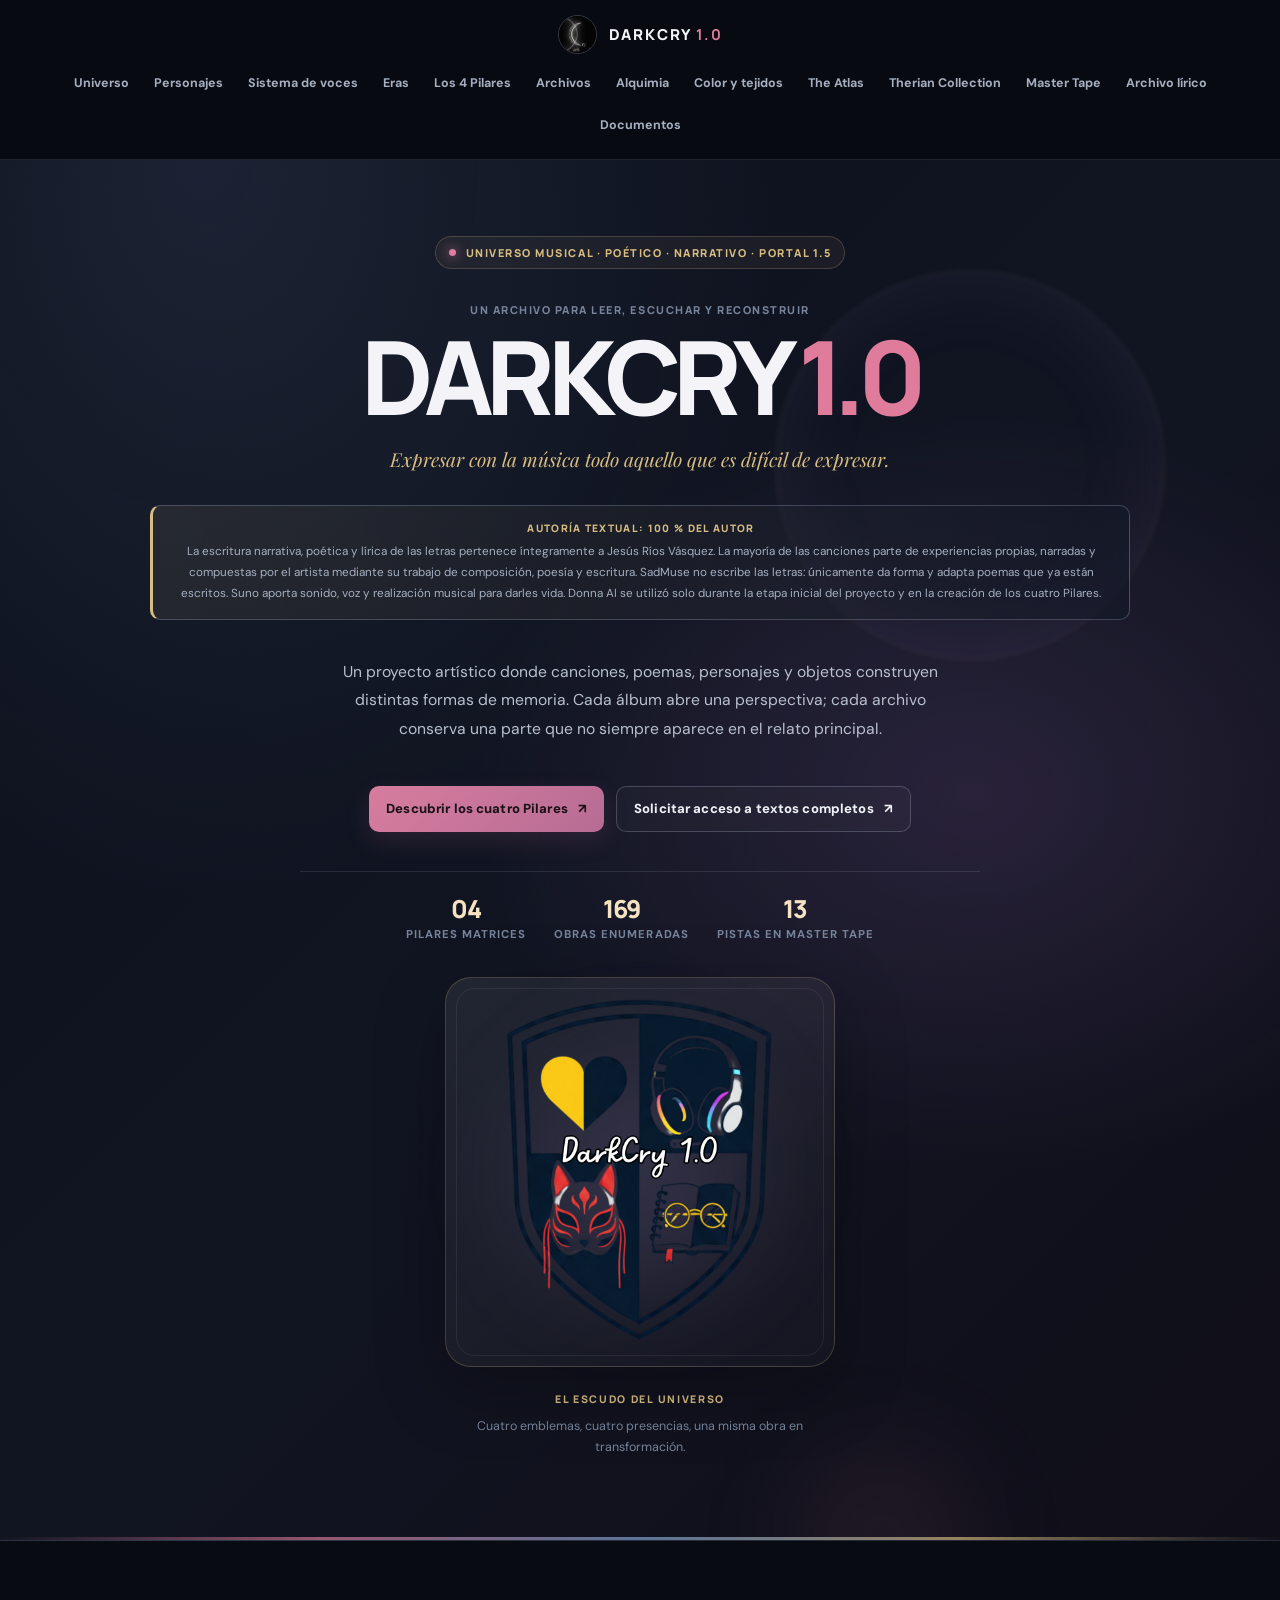
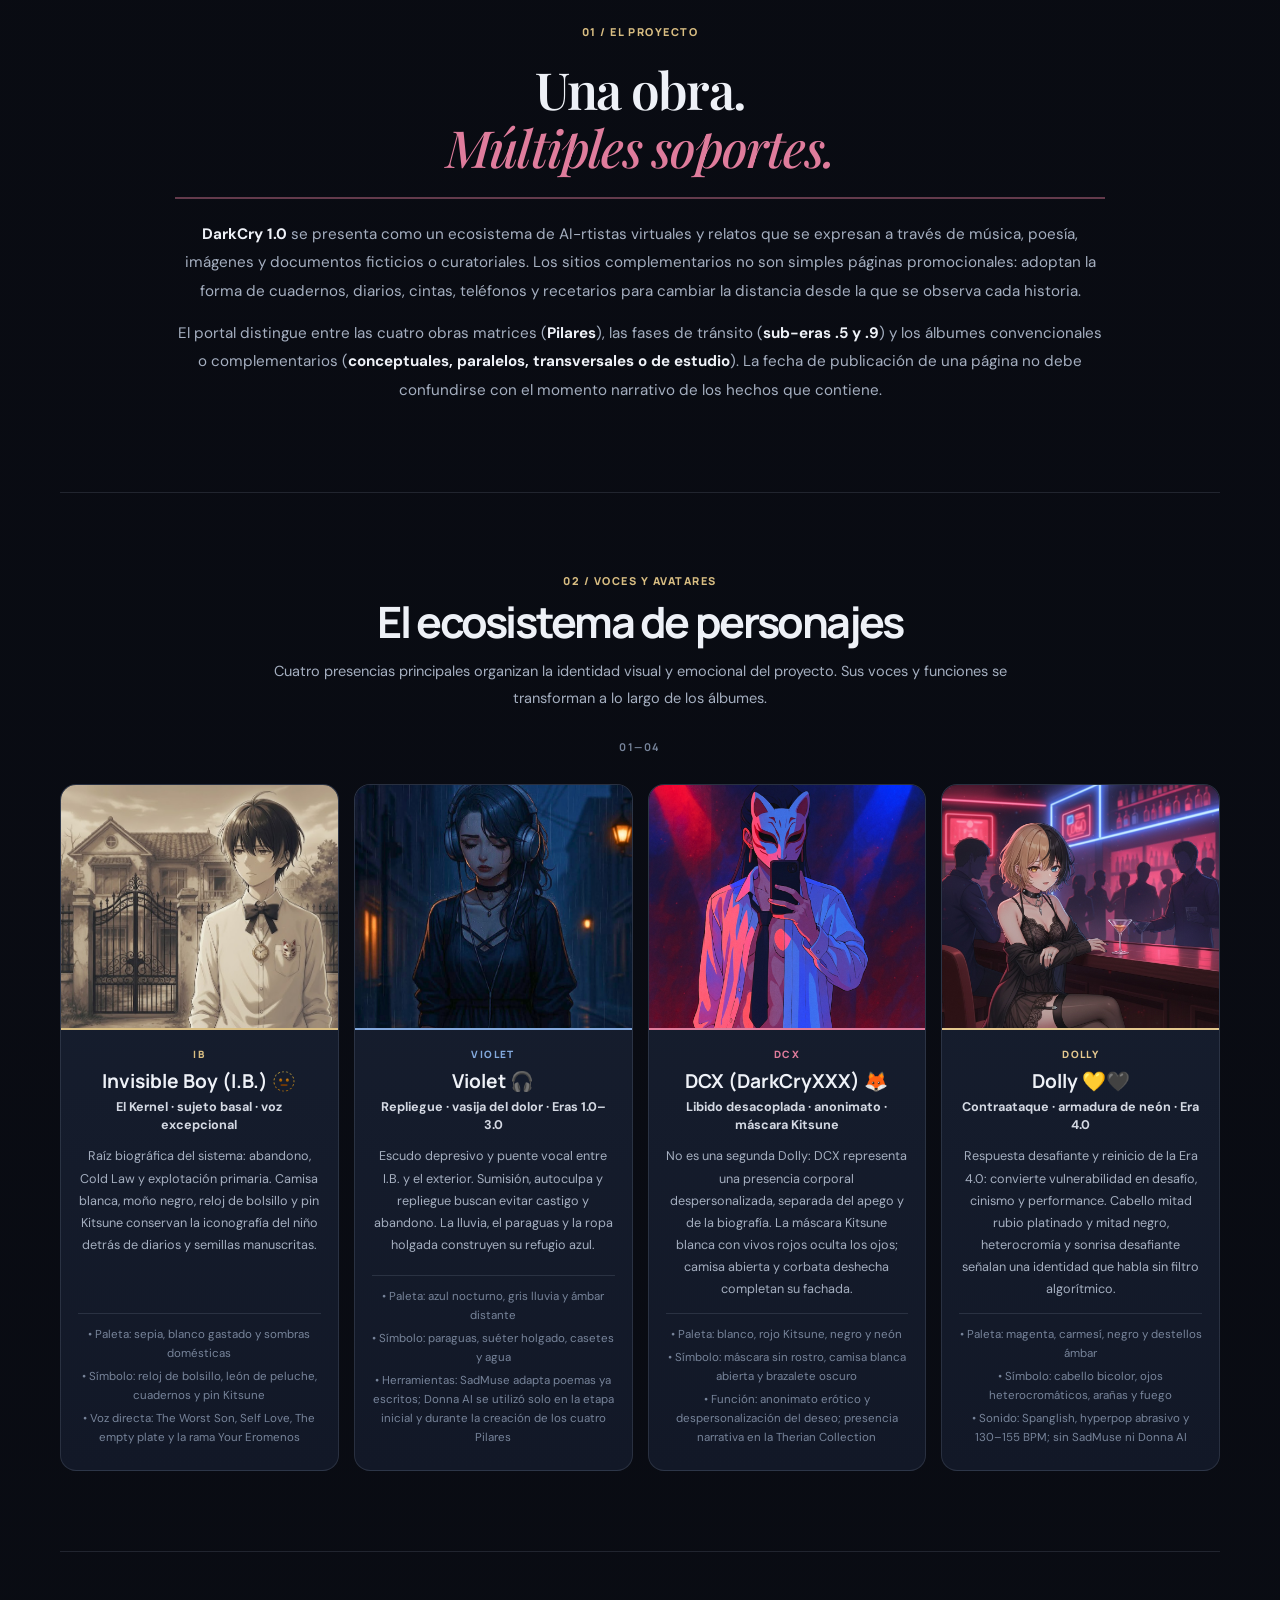
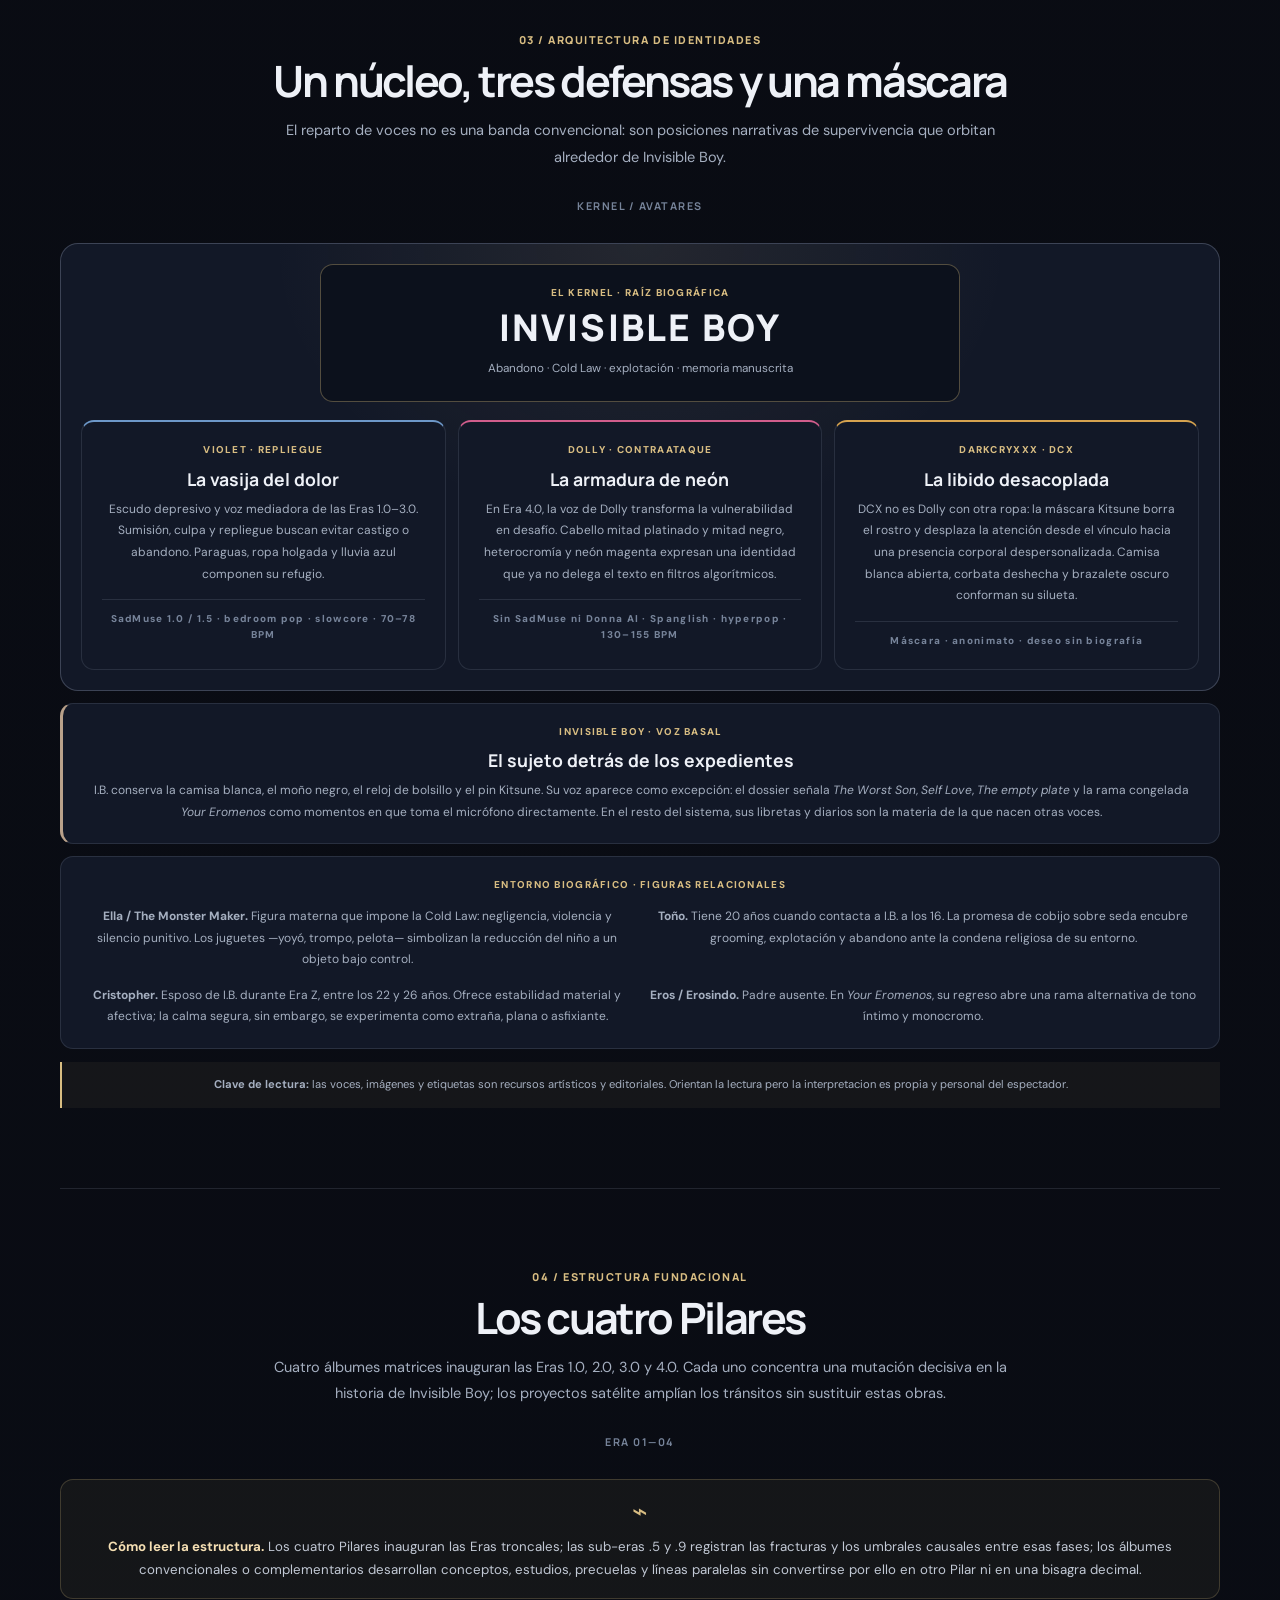
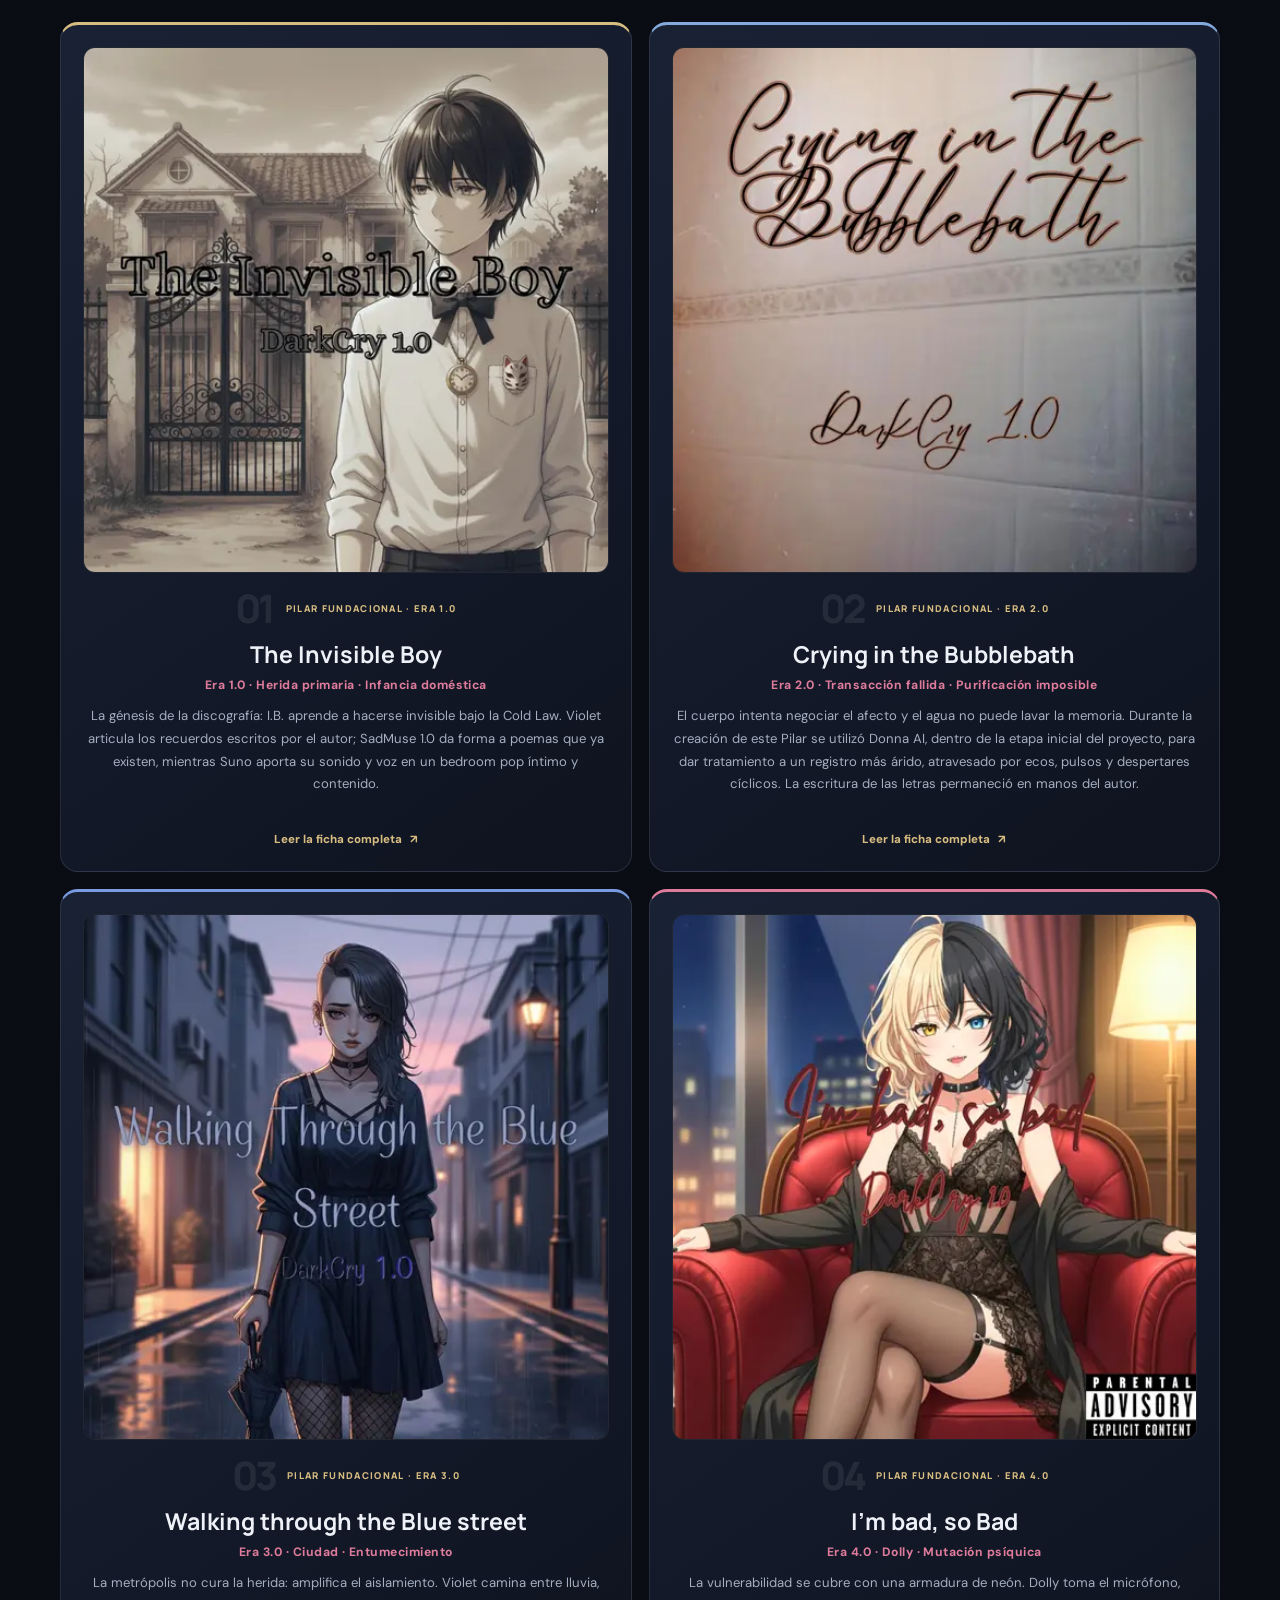
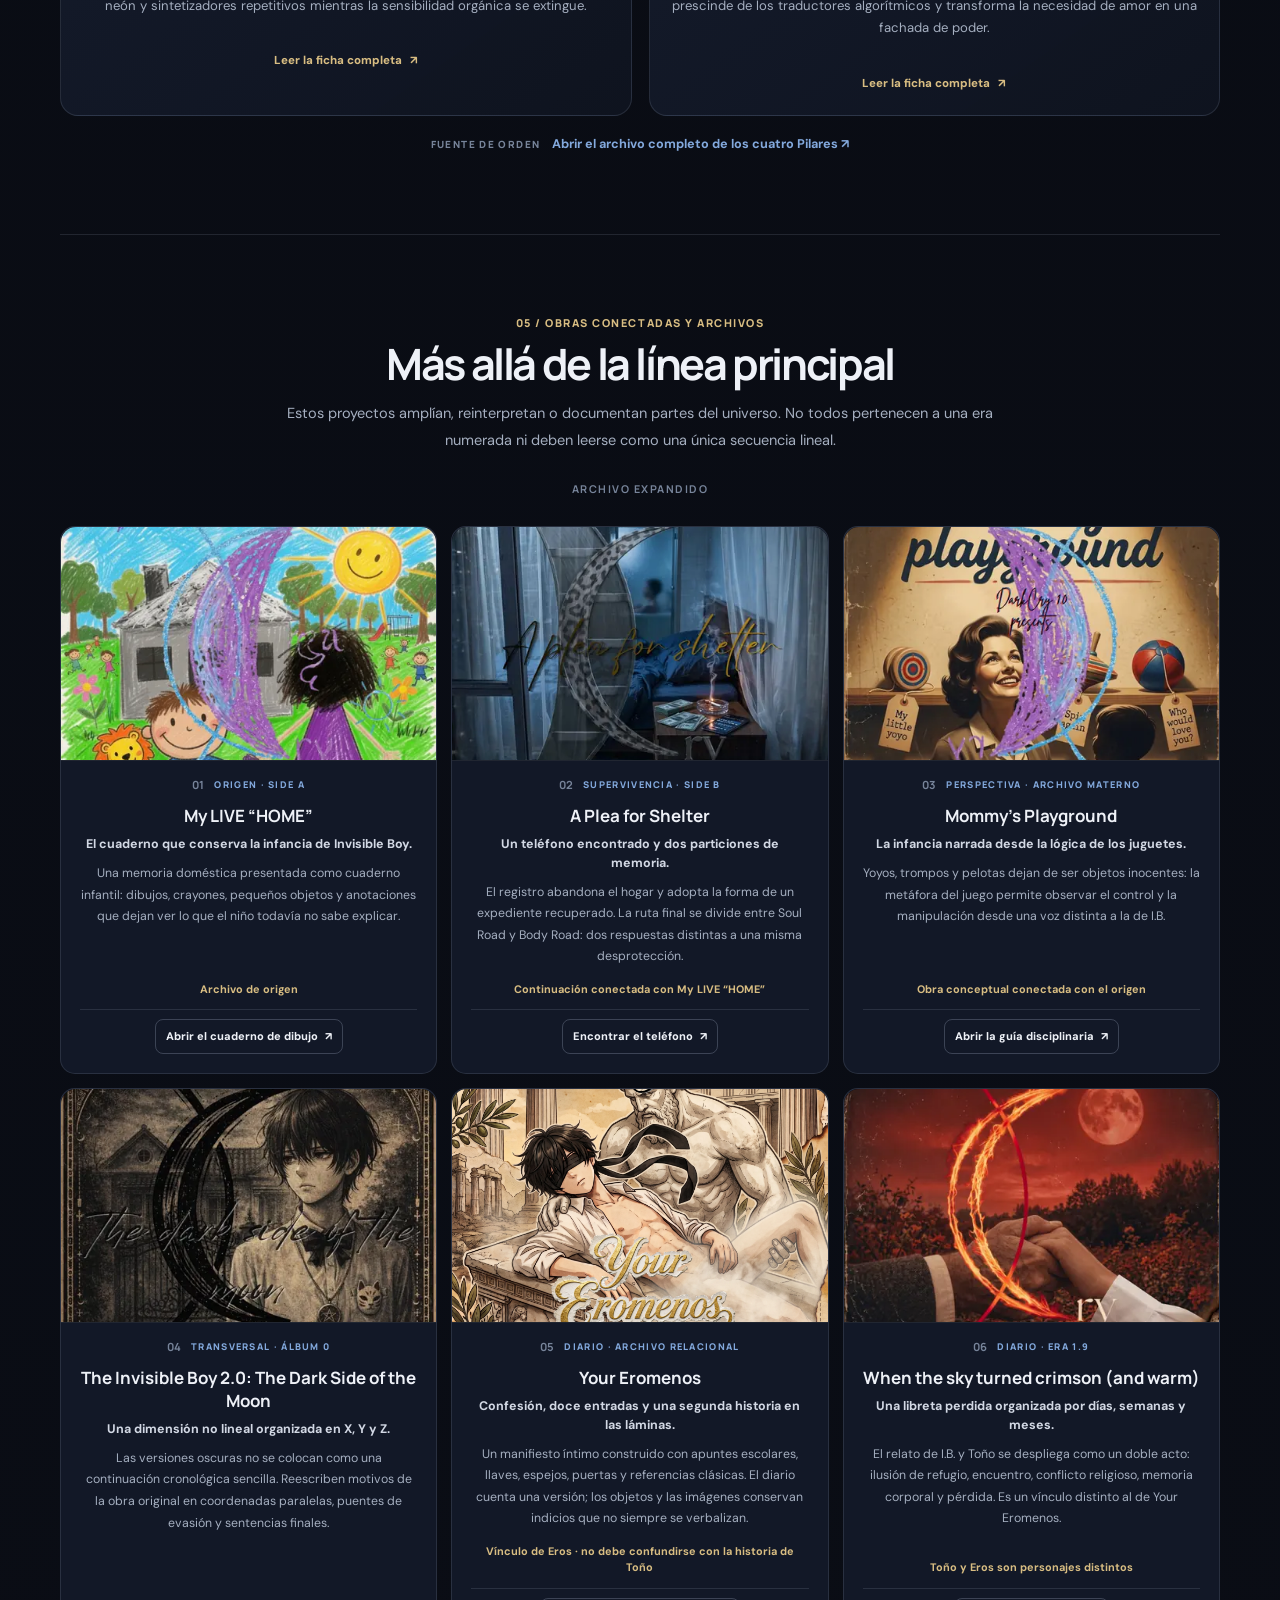
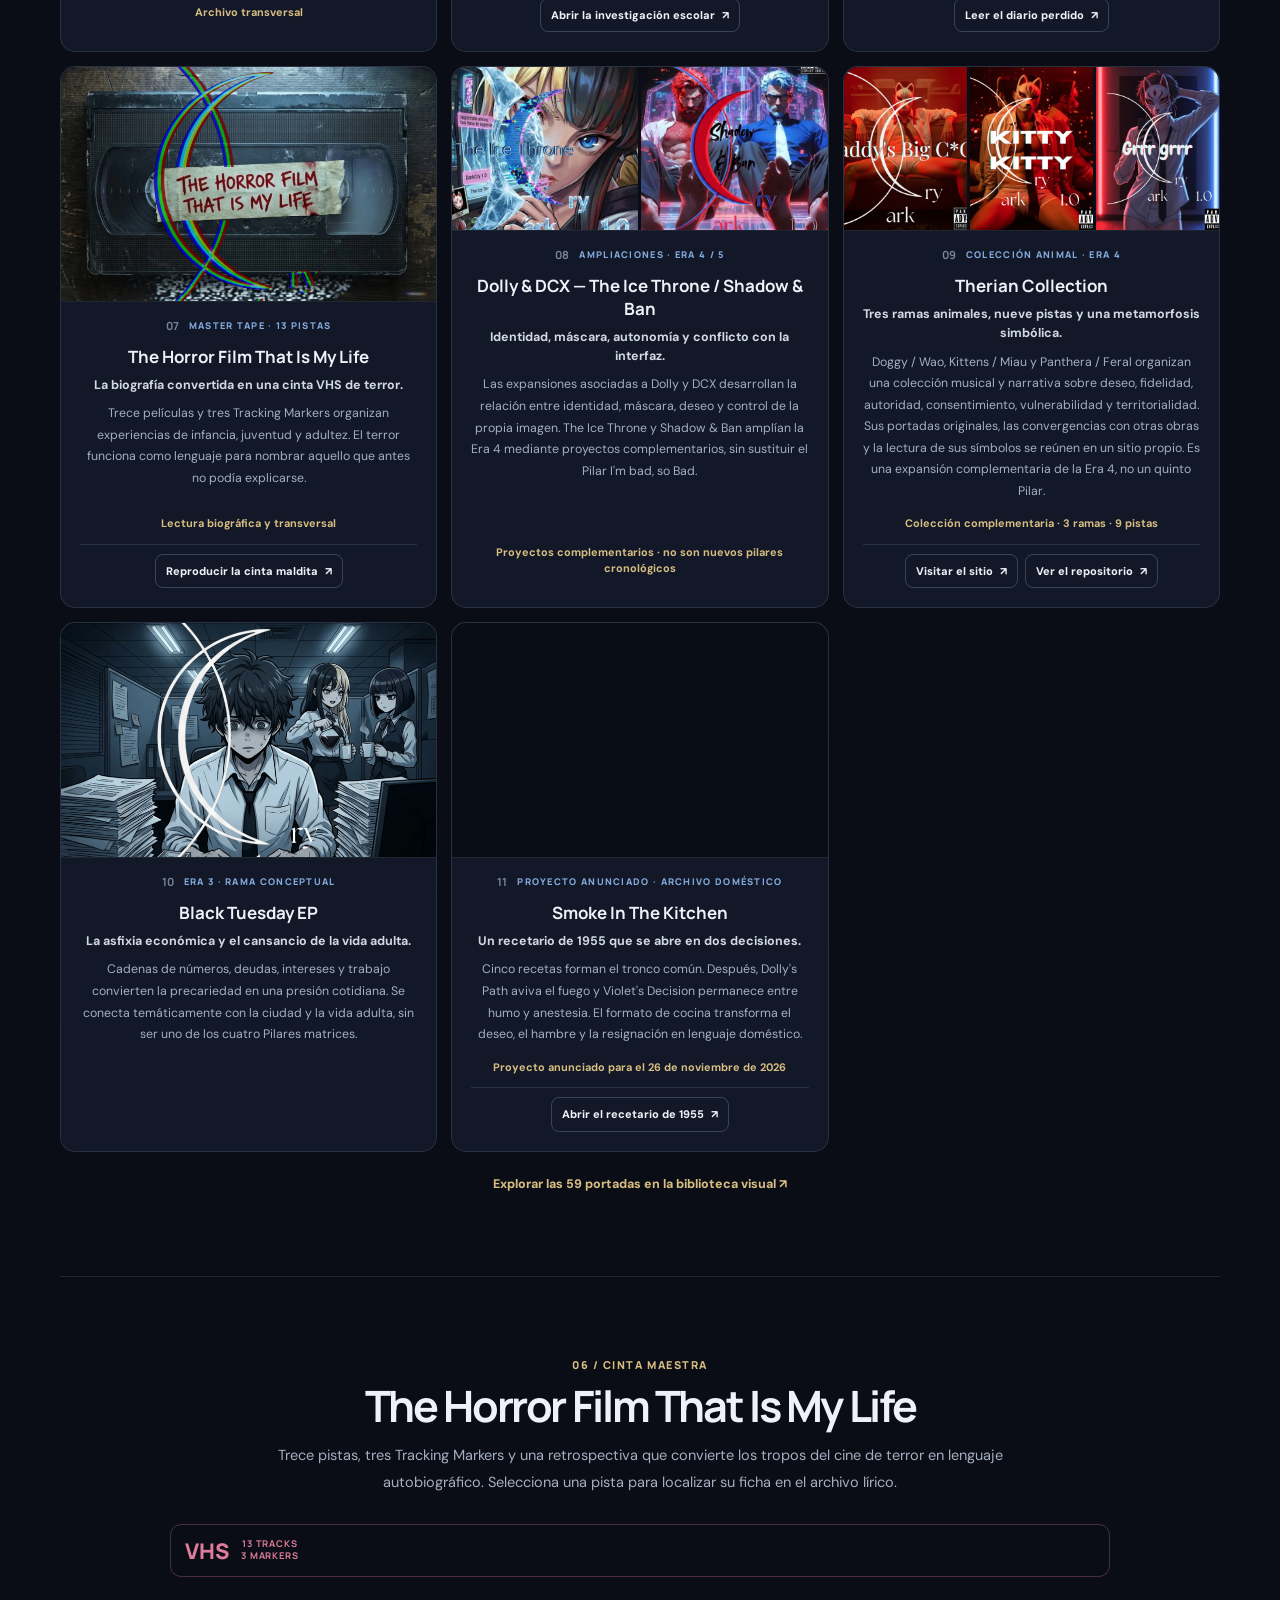
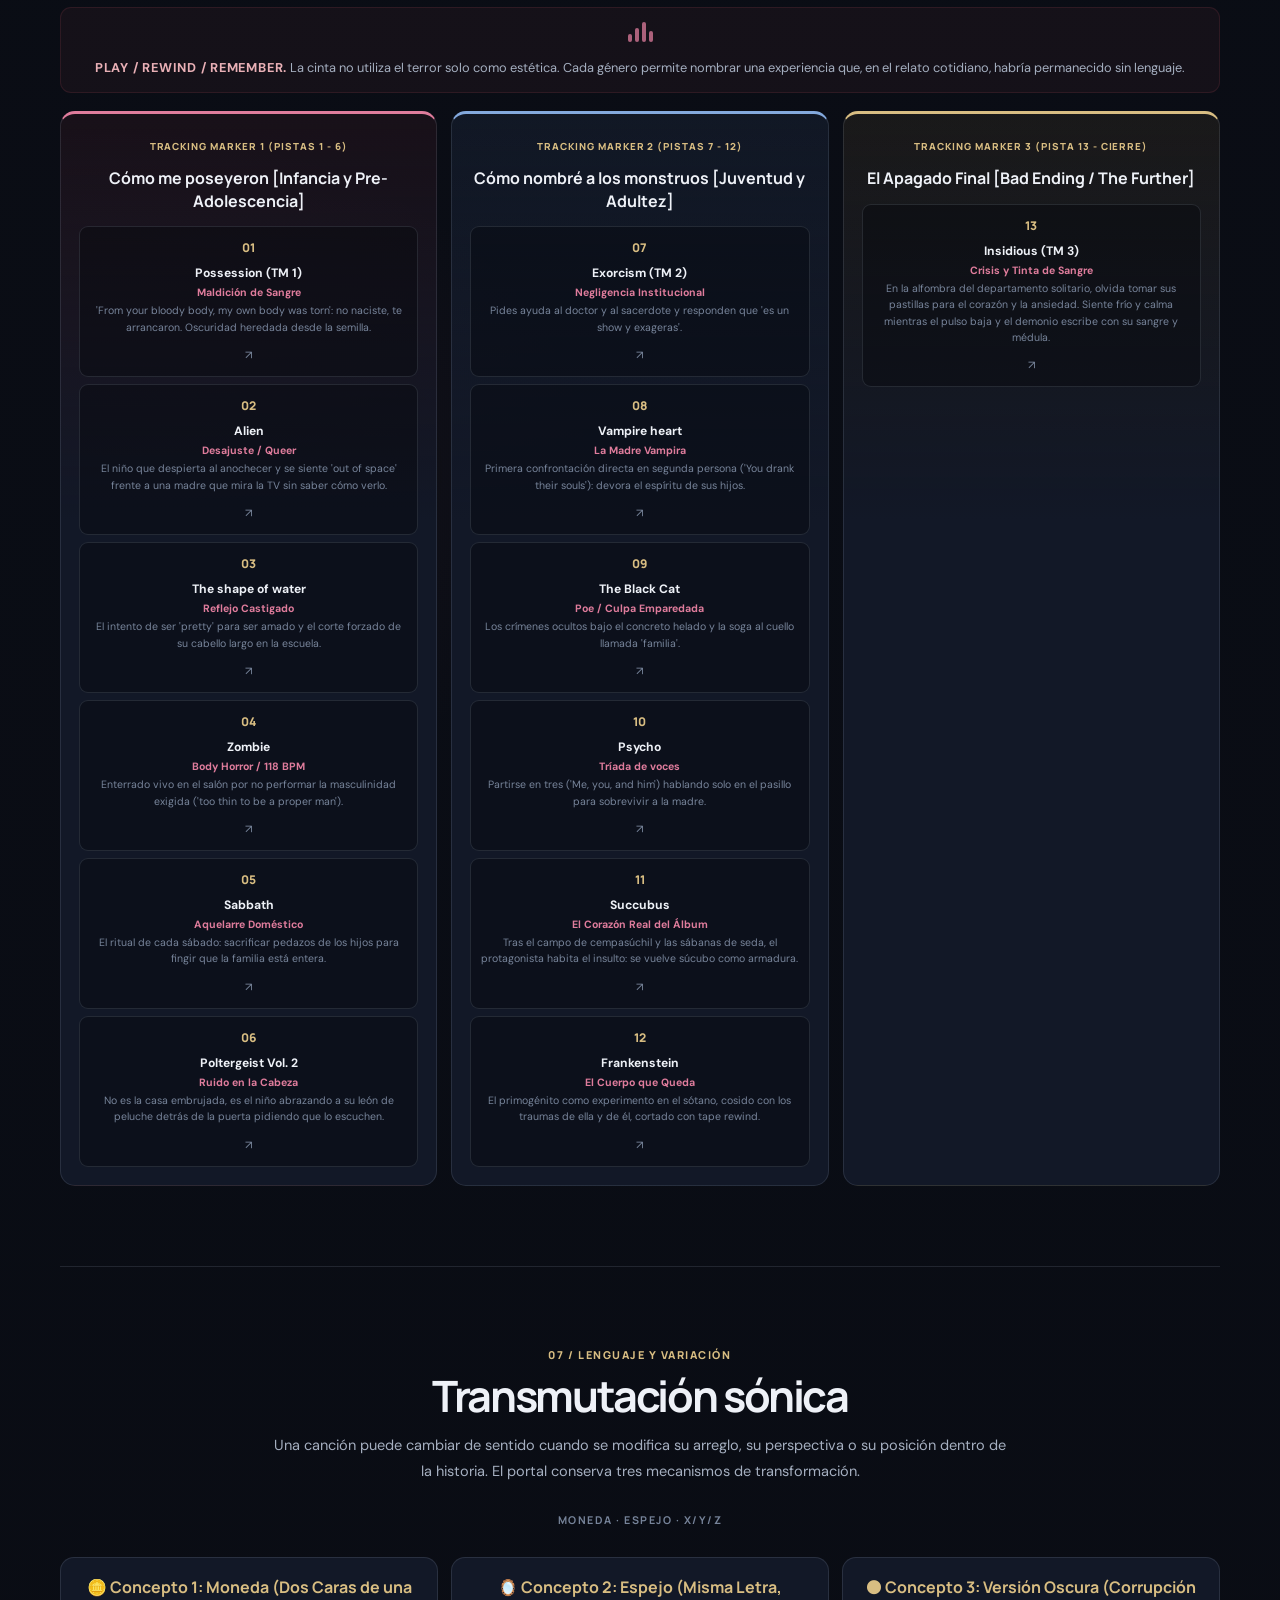
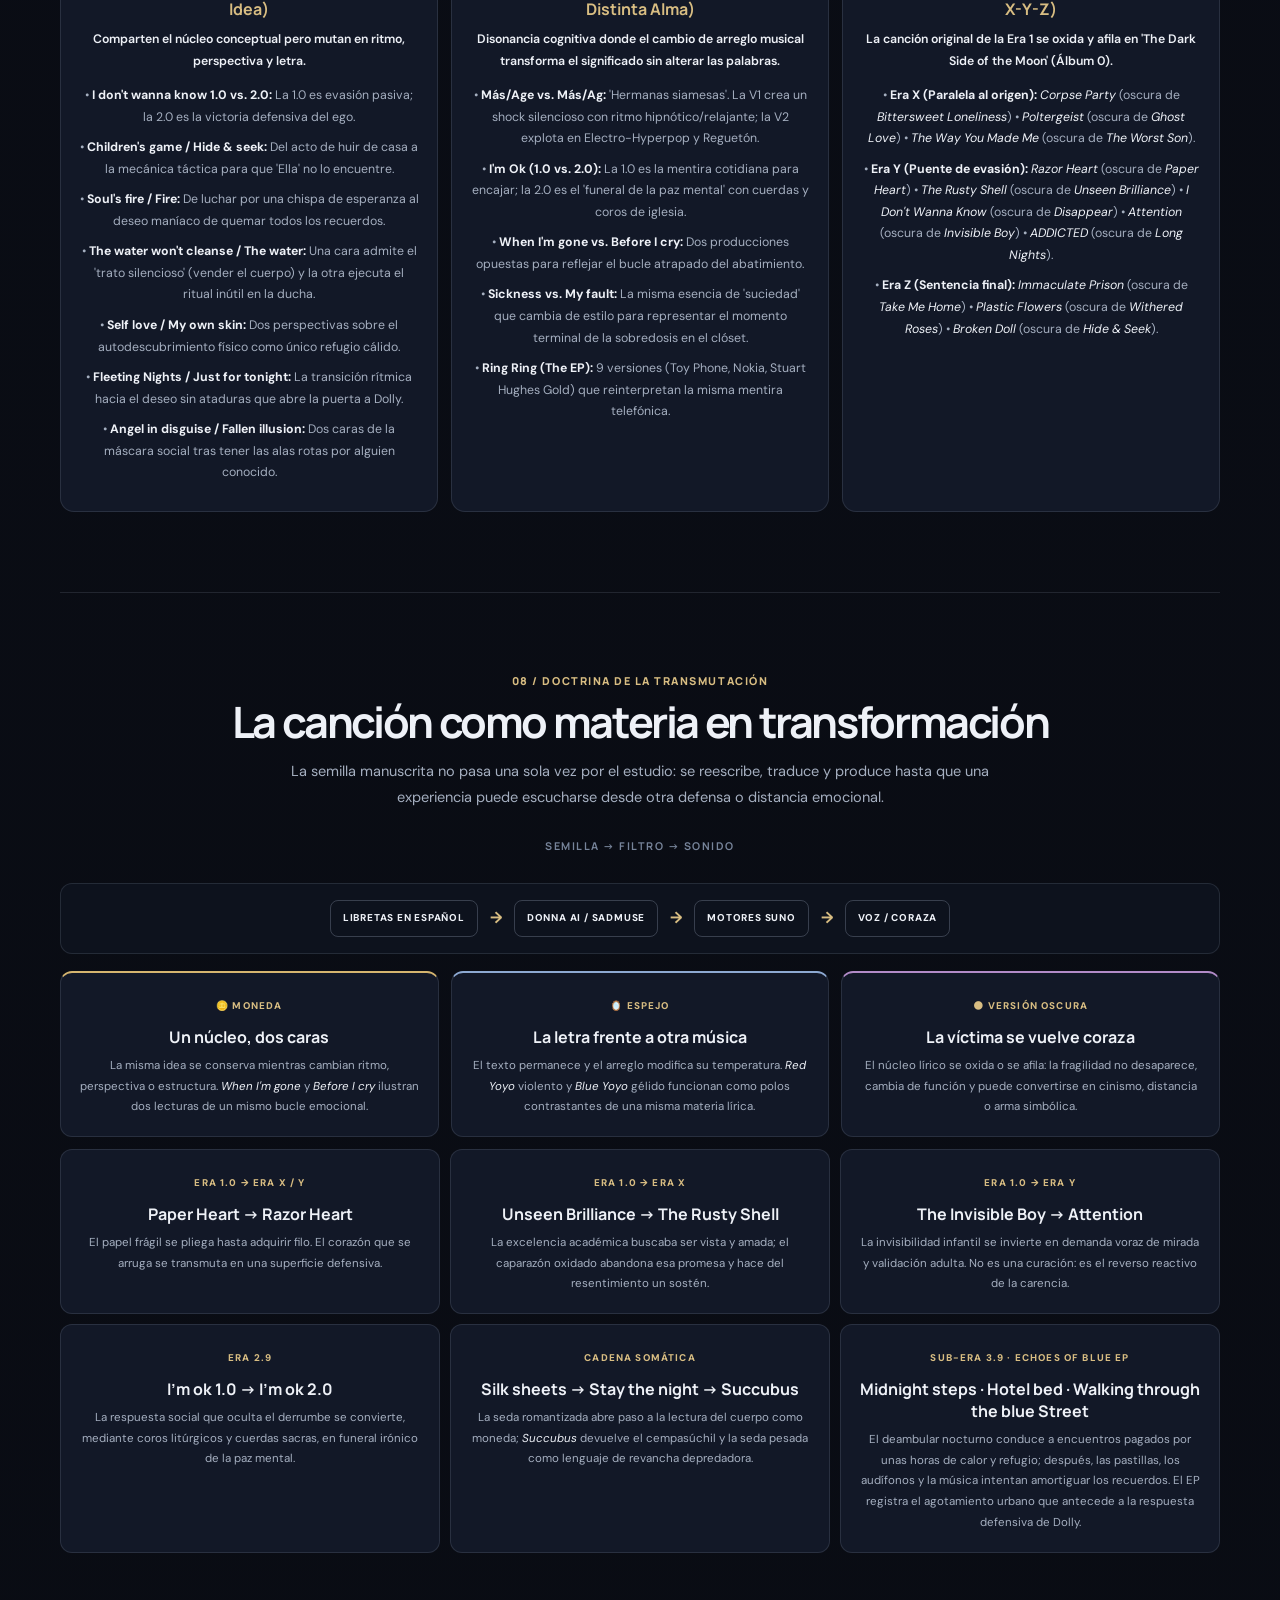
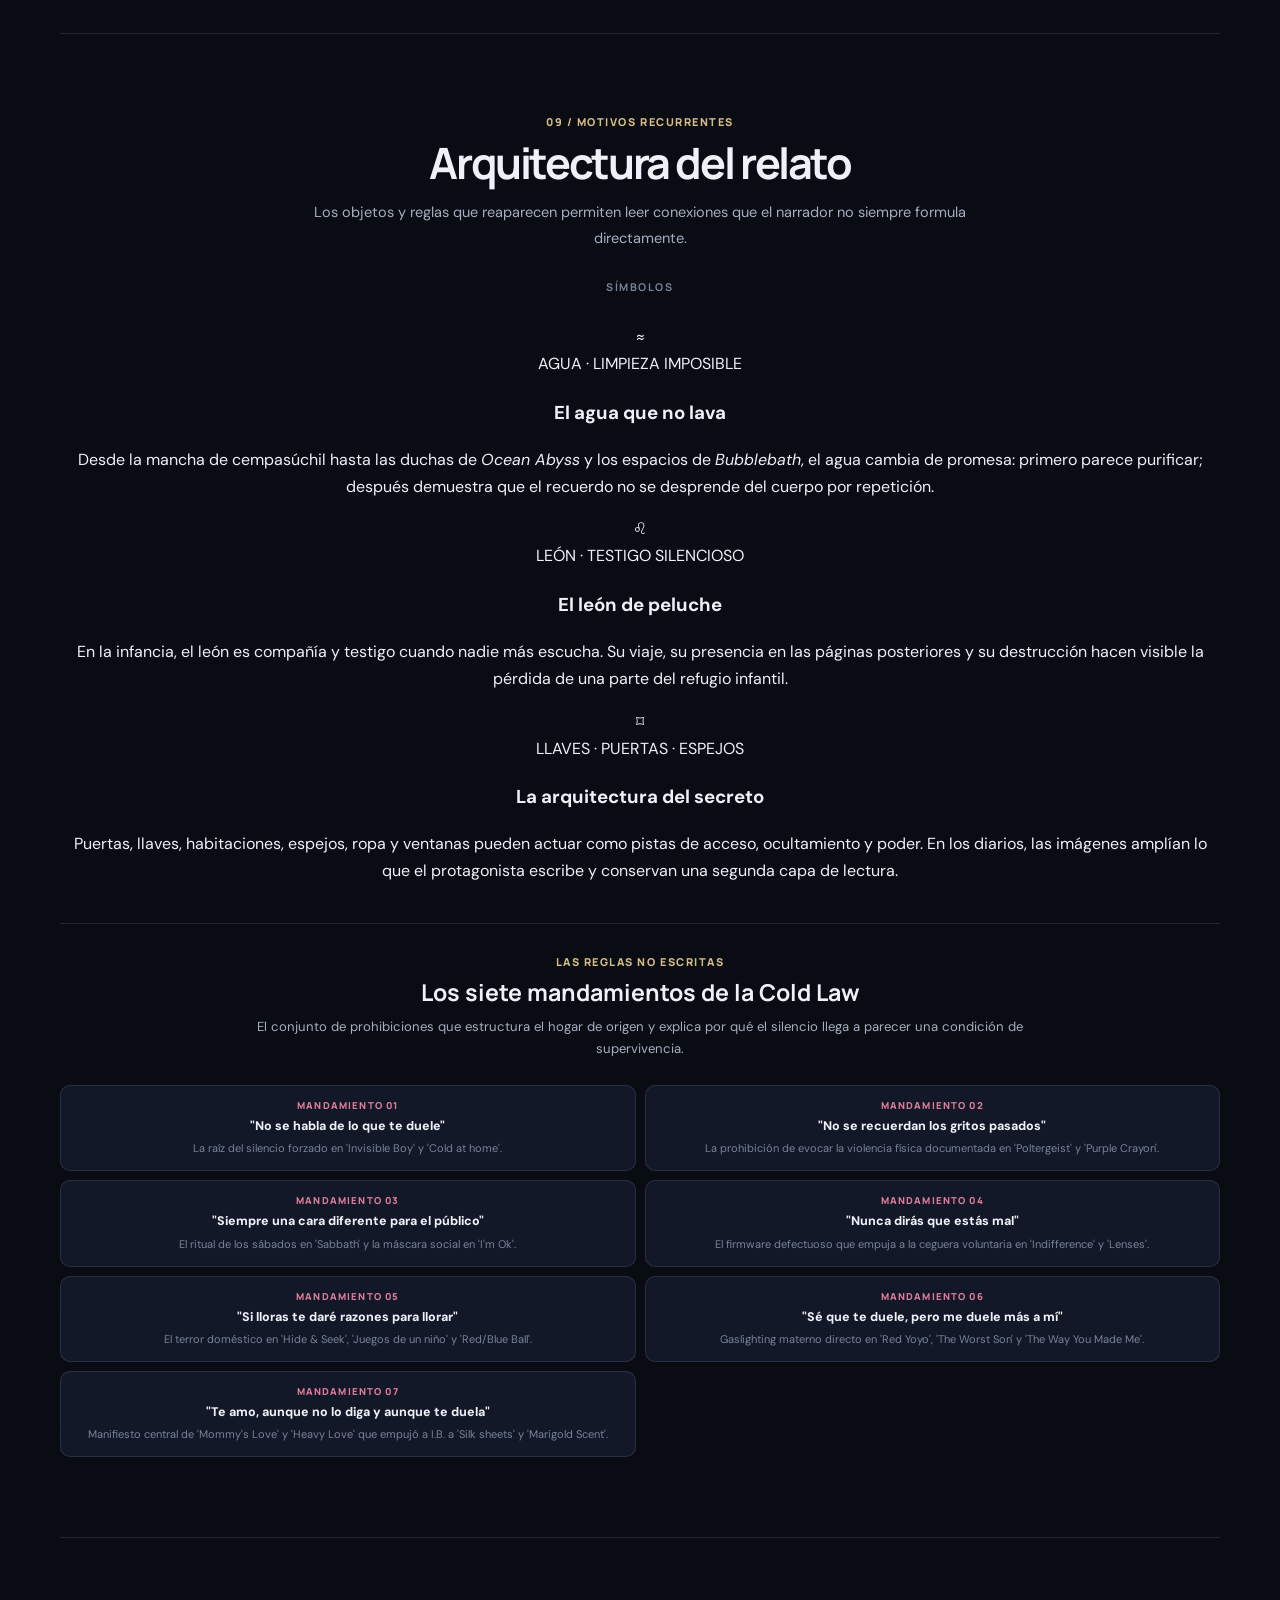
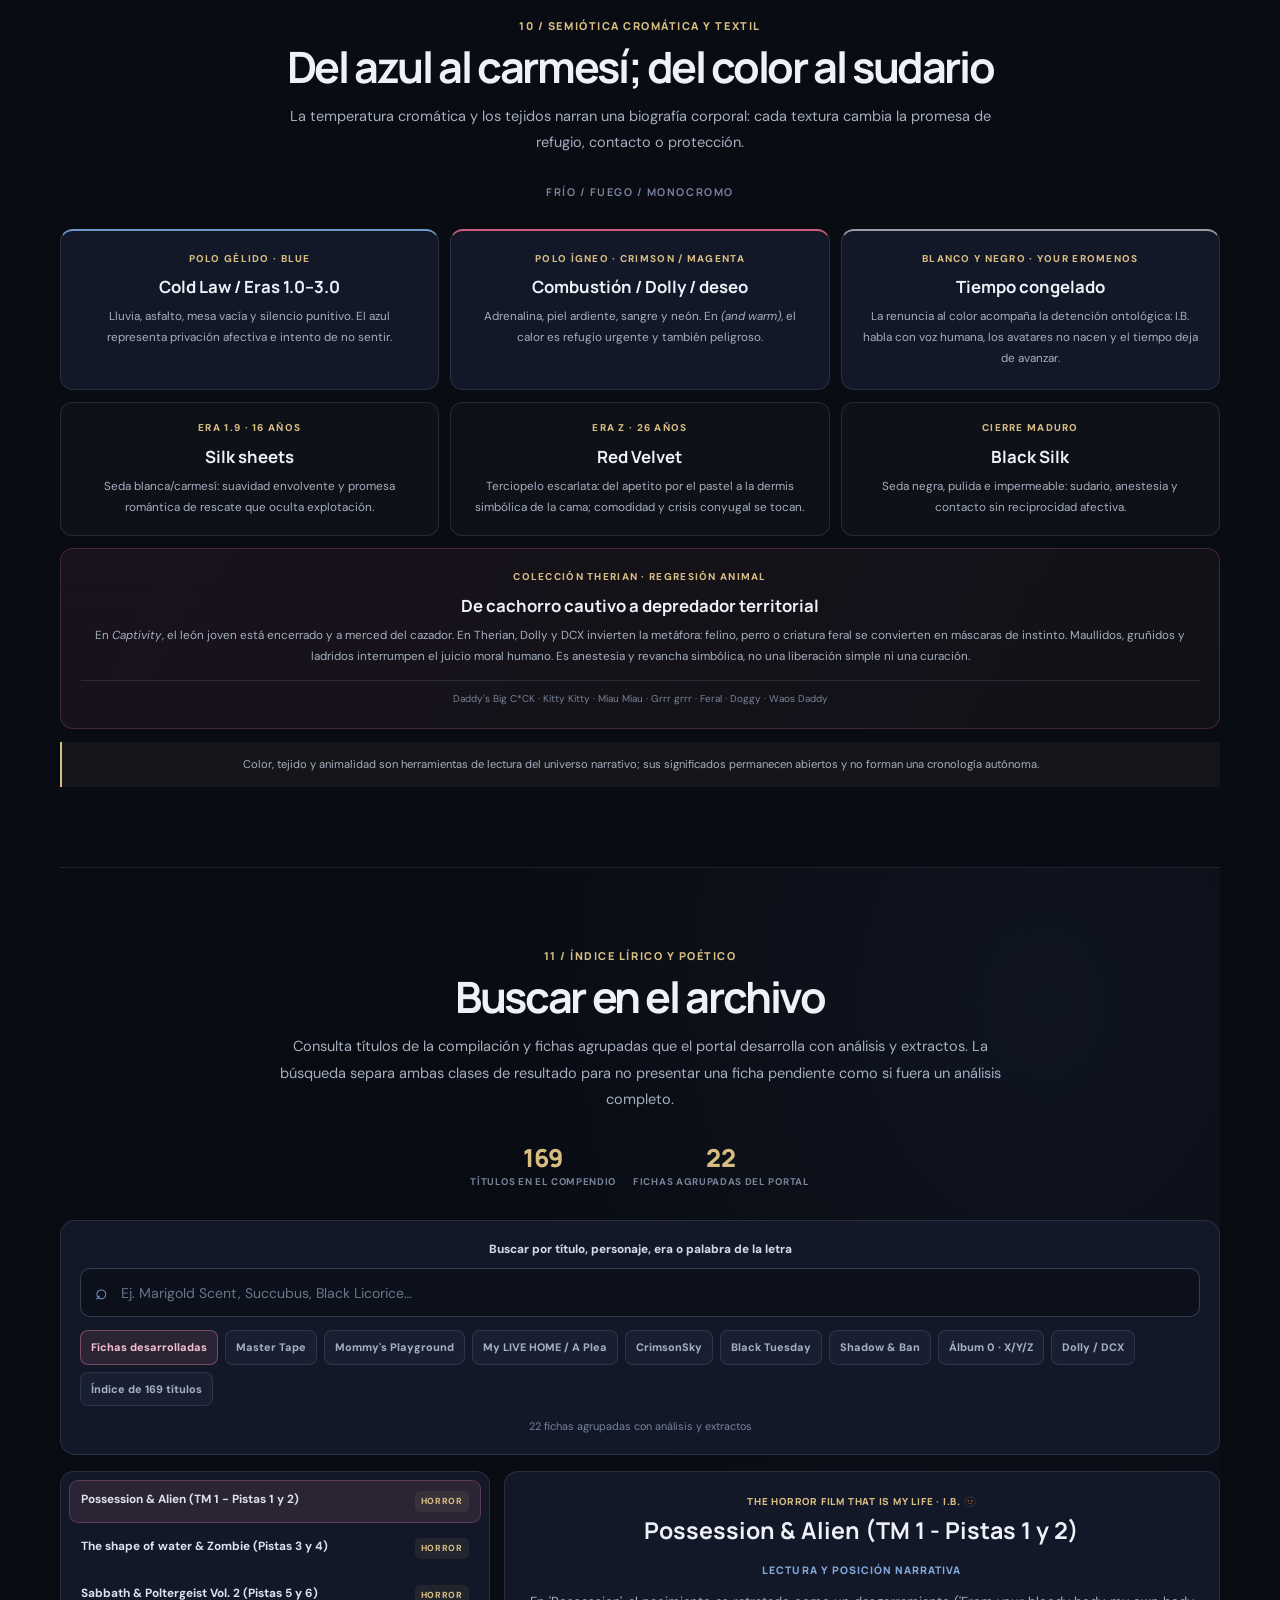
<file: index.html>
<!doctype html>
<html lang="es">
<head>
  <meta name="google-site-verification" content="JGF7QqATCIa2KmpwZk1dELObFyN6xM9pjG7Ma2obbzc" />
  <meta charset="utf-8">
  <meta name="viewport" content="width=device-width, initial-scale=1">
  <meta name="theme-color" content="#090b12">
  <title>DarkCry 1.0 — Portal editorial 1.5 | Universo narrativo y archivo lírico</title>
  <meta name="description" content="Portal oficial de DarkCry 1.0: universo musical, poético y narrativo. Conoce los cuatro Pilares, sus personajes y colecciones conectadas como Therian Collection.">
  <meta name="author" content="DarkCry 1.0">
  <meta name="robots" content="index, follow">
  <link rel="canonical" href="https://darkcry10.github.io/">
  <link rel="icon" type="image/png" href="assets/dcx_logo.png">
  <meta property="og:type" content="website">
  <meta property="og:title" content="DarkCry 1.0 — Archivo y universo">
  <meta property="og:description" content="Donde la música da voz a lo que no cabe en palabras. Explora los cuatro Pilares y las colecciones complementarias de DarkCry 1.0.">
  <meta property="og:url" content="https://darkcry10.github.io/">
  <meta property="og:image" content="https://darkcry10.github.io/assets/DarkCry%201.0%20logo%202.1.png">
  <meta name="twitter:card" content="summary_large_image">
  <meta name="twitter:title" content="DarkCry 1.0 — Archivo y universo">
  <meta name="twitter:description" content="Donde la música da voz a lo que no cabe en palabras. Explora los cuatro Pilares de DarkCry 1.0.">
  <meta name="twitter:image" content="https://darkcry10.github.io/assets/DarkCry%201.0%20logo%202.1.png">
  <script type="application/ld+json">
  {
    "@context": "https://schema.org",
    "@type": "MusicGroup",
    "name": "DarkCry 1.0",
    "url": "https://darkcry10.github.io/",
    "logo": "https://darkcry10.github.io/assets/DarkCry%201.0%20logo%202.1.png",
    "image": "https://darkcry10.github.io/assets/DCX%20Logo.png",
    "description": "Universo musical, poético y narrativo creado por Jesús Ríos Vásquez. Reúne personajes, álbumes conceptuales, diarios, archivos visuales y una compilación de poemas y letras.",
    "foundingLocation": "Chile",
    "member": [
      {"@type":"Person","name":"Invisible Boy (I.B.)"},
      {"@type":"Person","name":"Violet"},
      {"@type":"Person","name":"DCX"},
      {"@type":"Person","name":"Dolly"}
    ]
  }
  </script>
  <link rel="preconnect" href="https://fonts.googleapis.com">
  <link rel="preconnect" href="https://fonts.gstatic.com" crossorigin>
  <link href="https://fonts.googleapis.com/css2?family=DM+Sans:wght@400;500;600;700&family=Manrope:wght@400;500;600;700;800&family=Playfair+Display:wght@500;600;700&display=swap" rel="stylesheet">
  <link rel="stylesheet" href="styles.css">
  <script defer src="app.js"></script>
</head>
<body>
  <a class="skip-link" href="#contenido">Saltar al contenido</a>

  <header class="site-header">
    <div class="site-header__inner">
      <a class="brand" href="#inicio" aria-label="DarkCry 1.0 — inicio">
        <img src="assets/dcx_logo.png" alt="" class="brand__mark">
        <span class="brand__wordmark">DARKCRY <strong>1.0</strong></span>
      </a>

      <button class="menu-toggle" id="menu-toggle" type="button" aria-expanded="false" aria-controls="site-nav">
        <span></span><span></span><span></span>
        <b>Menú</b>
      </button>

      <nav class="site-nav" id="site-nav" aria-label="Navegación principal">
        <a href="#universo">Universo</a>
        <a href="#personajes">Personajes</a><a href="#sistema-voces">Sistema de voces</a>
        <a href="#cronologia">Eras</a>
        <a href="https://darkcry10.github.io/los4pilares/">Los 4 Pilares</a>
        <a href="#archivos">Archivos</a><a href="#alquimia">Alquimia</a><a href="#lenguaje-termico">Color y tejidos</a><a href="https://darkcry10.github.io/theatlas/">The Atlas</a><a href="https://darkcry10.github.io/TherianCollection/">Therian Collection</a>
        <a href="#master-tape">Master Tape</a>
        <a href="#archivo">Archivo lírico</a>
        <a href="#documentos">Documentos</a>
      </nav>
    </div>
  </header>

  <main id="contenido">
    <section class="hero" id="inicio">
      <div class="hero__glow hero__glow--one"></div>
      <div class="hero__glow hero__glow--two"></div>
      <div class="page-shell hero__layout">
        <div class="hero__copy">
          <div class="eyebrow"><span class="eyebrow__dot"></span> UNIVERSO MUSICAL · POÉTICO · NARRATIVO · PORTAL 1.5</div>
          <p class="hero__overline">UN ARCHIVO PARA LEER, ESCUCHAR Y RECONSTRUIR</p>
          <h1>DARKCRY <span>1.0</span></h1>
          <p class="hero__tagline">Expresar con la música todo aquello que es difícil de expresar.</p>
          <div class="authorship-note" aria-label="Autoría textual y proceso creativo">
            <strong>Autoría textual: 100 % del autor</strong>
            <p>La escritura narrativa, poética y lírica de las letras pertenece íntegramente a Jesús Ríos Vásquez. La mayoría de las canciones parte de experiencias propias, narradas y compuestas por el artista mediante su trabajo de composición, poesía y escritura. SadMuse no escribe las letras: únicamente da forma y adapta poemas que ya están escritos. Suno aporta sonido, voz y realización musical para darles vida. Donna AI se utilizó solo durante la etapa inicial del proyecto y en la creación de los cuatro Pilares.</p>
          </div>
          <p class="hero__description">
            Un proyecto artístico donde canciones, poemas, personajes y objetos construyen distintas formas de memoria. Cada álbum abre una perspectiva; cada archivo conserva una parte que no siempre aparece en el relato principal.
          </p>
          <div class="hero__actions">
            <a class="button button--primary" href="https://darkcry10.github.io/los4pilares/">Descubrir los cuatro Pilares <span aria-hidden="true">↗</span></a>
            <a class="button button--quiet" href="mailto:mriospard@gmail.com?subject=Solicitud%20de%20acceso%20a%20DarkCry%201.0">Solicitar acceso a textos completos <span aria-hidden="true">↗</span></a>
          </div>
          <div class="hero__metrics" aria-label="Datos del archivo">
            <div class="metric"><strong>04</strong><span>Pilares matrices</span></div>
            <div class="metric"><strong>169</strong><span>obras enumeradas</span></div>
            <div class="metric"><strong>13</strong><span>pistas en Master Tape</span></div>
          </div>
        </div>
        <div class="hero__art">
          <div class="hero__crest-frame">
            <div class="hero__crest-halo"></div>
            <img src="assets/DarkCry 1.0 logo 2.1.png" alt="Escudo DarkCry 1.0: corazón dividido, audífonos, máscara Kitsune y cuaderno con lentes" class="hero__crest">
          </div>
          <div class="hero__art-caption">
            <span>EL ESCUDO DEL UNIVERSO</span>
            <p>Cuatro emblemas, cuatro presencias, una misma obra en transformación.</p>
          </div>
        </div>
      </div>
      <div class="hero__bottom-line"></div>
    </section>

    <div class="page-shell">
      <section class="intro-band" id="universo">
        <div class="section-kicker">01 / EL PROYECTO</div>
        <div class="intro-band__grid">
          <div>
            <h2>Una obra.<br><em>Múltiples soportes.</em></h2>
          </div>
          <div class="intro-band__text">
            <p><strong>DarkCry 1.0</strong> se presenta como un ecosistema de AI-rtistas virtuales y relatos que se expresan a través de música, poesía, imágenes y documentos ficticios o curatoriales. Los sitios complementarios no son simples páginas promocionales: adoptan la forma de cuadernos, diarios, cintas, teléfonos y recetarios para cambiar la distancia desde la que se observa cada historia.</p>
            <p>El portal distingue entre las cuatro obras matrices (<strong>Pilares</strong>), las fases de tránsito (<strong>sub-eras .5 y .9</strong>) y los álbumes convencionales o complementarios (<strong>conceptuales, paralelos, transversales o de estudio</strong>). La fecha de publicación de una página no debe confundirse con el momento narrativo de los hechos que contiene.</p>
          </div>
        </div>
      </section>

      <section class="section" id="personajes">
        <div class="section-heading">
          <div>
            <div class="section-kicker">02 / VOCES Y AVATARES</div>
            <h2>El ecosistema de personajes</h2>
            <p>Cuatro presencias principales organizan la identidad visual y emocional del proyecto. Sus voces y funciones se transforman a lo largo de los álbumes.</p>
          </div>
          <span class="section-index">01—04</span>
        </div>
        <div class="characters-grid" id="characters-container"></div>
      </section>

      
<section class="section voice-architecture" id="sistema-voces">
<div class="section-heading"><div><div class="section-kicker">03 / ARQUITECTURA DE IDENTIDADES</div><h2>Un núcleo, tres defensas y una máscara</h2><p>El reparto de voces no es una banda convencional: son posiciones narrativas de supervivencia que orbitan alrededor de Invisible Boy.</p></div><span class="section-index">KERNEL / AVATARES</span></div>
<div class="kernel-panel"><div class="kernel-core"><small>EL KERNEL · RAÍZ BIOGRÁFICA</small><strong>INVISIBLE BOY</strong><span>Abandono · Cold Law · explotación · memoria manuscrita</span></div><div class="kernel-branches">
<article class="lore-card violet-card"><span>VIOLET · REPLIEGUE</span><h3>La vasija del dolor</h3><p>Escudo depresivo y voz mediadora de las Eras 1.0–3.0. Sumisión, culpa y repliegue buscan evitar castigo o abandono. Paraguas, ropa holgada y lluvia azul componen su refugio.</p><small>SadMuse 1.0 / 1.5 · bedroom pop · slowcore · 70–78 BPM</small></article>
<article class="lore-card dolly-card"><span>DOLLY · CONTRAATAQUE</span><h3>La armadura de neón</h3><p>En Era 4.0, la voz de Dolly transforma la vulnerabilidad en desafío. Cabello mitad platinado y mitad negro, heterocromía y neón magenta expresan una identidad que ya no delega el texto en filtros algorítmicos.</p><small>Sin SadMuse ni Donna AI · Spanglish · hyperpop · 130–155 BPM</small></article>
<article class="lore-card dcx-card"><span>DARKCRYXXX · DCX</span><h3>La libido desacoplada</h3><p>DCX no es Dolly con otra ropa: la máscara Kitsune borra el rostro y desplaza la atención desde el vínculo hacia una presencia corporal despersonalizada. Camisa blanca abierta, corbata deshecha y brazalete oscuro conforman su silueta.</p><small>Máscara · anonimato · deseo sin biografía</small></article>
</div></div>
<div class="lore-card ib-card"><span>INVISIBLE BOY · VOZ BASAL</span><h3>El sujeto detrás de los expedientes</h3><p>I.B. conserva la camisa blanca, el moño negro, el reloj de bolsillo y el pin Kitsune. Su voz aparece como excepción: el dossier señala <em>The Worst Son</em>, <em>Self Love</em>, <em>The empty plate</em> y la rama congelada <em>Your Eromenos</em> como momentos en que toma el micrófono directamente. En el resto del sistema, sus libretas y diarios son la materia de la que nacen otras voces.</p></div>
<div class="lore-card supporting-cast"><span>ENTORNO BIOGRÁFICO · FIGURAS RELACIONALES</span><div class="supporting-grid">
<p><strong>Ella / The Monster Maker.</strong> Figura materna que impone la Cold Law: negligencia, violencia y silencio punitivo. Los juguetes —yoyó, trompo, pelota— simbolizan la reducción del niño a un objeto bajo control.</p>
<p><strong>Toño.</strong> Tiene 20 años cuando contacta a I.B. a los 16. La promesa de cobijo sobre seda encubre grooming, explotación y abandono ante la condena religiosa de su entorno.</p>
<p><strong>Cristopher.</strong> Esposo de I.B. durante Era Z, entre los 22 y 26 años. Ofrece estabilidad material y afectiva; la calma segura, sin embargo, se experimenta como extraña, plana o asfixiante.</p>
<p><strong>Eros / Erosindo.</strong> Padre ausente. En <em>Your Eromenos</em>, su regreso abre una rama alternativa de tono íntimo y monocromo.</p>
</div></div>
<p class="lore-disclaimer"><strong>Clave de lectura:</strong> las voces, imágenes y etiquetas son recursos artísticos y editoriales. Orientan la lectura pero la interpretacion es propia y personal del espectador.</p>
</section>
<section class="section chronology-section" id="cronologia">
        <div class="section-heading">
          <div>
            <div class="section-kicker">04 / ESTRUCTURA FUNDACIONAL</div>
            <h2>Los cuatro Pilares</h2>
            <p>Cuatro álbumes matrices inauguran las Eras 1.0, 2.0, 3.0 y 4.0. Cada uno concentra una mutación decisiva en la historia de Invisible Boy; los proyectos satélite amplían los tránsitos sin sustituir estas obras.</p>
          </div>
          <span class="section-index">ERA 01—04</span>
        </div>

        <div class="chronology-note">
          <span class="chronology-note__symbol">⌁</span>
          <p><strong>Cómo leer la estructura.</strong> Los cuatro Pilares inauguran las Eras troncales; las sub-eras .5 y .9 registran las fracturas y los umbrales causales entre esas fases; los álbumes convencionales o complementarios desarrollan conceptos, estudios, precuelas y líneas paralelas sin convertirse por ello en otro Pilar ni en una bisagra decimal.</p>
        </div>
        <div class="era-grid" id="pillar-eras"></div>
        <div class="chronology-footnote">
          <span>FUENTE DE ORDEN</span>
          <a href="https://darkcry10.github.io/los4pilares/">Abrir el archivo completo de los cuatro Pilares ↗</a>
        </div>
      </section>

      <section class="section" id="archivos">
        <div class="section-heading">
          <div>
            <div class="section-kicker">05 / OBRAS CONECTADAS Y ARCHIVOS</div>
            <h2>Más allá de la línea principal</h2>
            <p>Estos proyectos amplían, reinterpretan o documentan partes del universo. No todos pertenecen a una era numerada ni deben leerse como una única secuencia lineal.</p>
          </div>
          <span class="section-index">ARCHIVO EXPANDIDO</span>
        </div>
        <div class="archive-grid" id="archive-projects"></div>
        <p class="archive-visual-index"><a href="https://darkcry10.github.io/assets/covers/03-catalogo/catalogo.html">Explorar las 59 portadas en la biblioteca visual ↗</a></p>
      </section>

      <section class="section master-section" id="master-tape">
        <div class="section-heading">
          <div>
            <div class="section-kicker">06 / CINTA MAESTRA</div>
            <h2>The Horror Film That Is My Life</h2>
            <p>Trece pistas, tres Tracking Markers y una retrospectiva que convierte los tropos del cine de terror en lenguaje autobiográfico. Selecciona una pista para localizar su ficha en el archivo lírico.</p>
          </div>
          <div class="master-stamp"><span>VHS</span><small>13 TRACKS<br>3 MARKERS</small></div>
        </div>
        <div class="master-intro">
          <div class="master-intro__signal"><span></span><span></span><span></span><span></span></div>
          <p><strong>PLAY / REWIND / REMEMBER.</strong> La cinta no utiliza el terror solo como estética. Cada género permite nombrar una experiencia que, en el relato cotidiano, habría permanecido sin lenguaje.</p>
        </div>
        <div class="marker-grid" id="master-tape-container"></div>
      </section>

      <section class="section" id="transmutacion">
        <div class="section-heading">
          <div>
            <div class="section-kicker">07 / LENGUAJE Y VARIACIÓN</div>
            <h2>Transmutación sónica</h2>
            <p>Una canción puede cambiar de sentido cuando se modifica su arreglo, su perspectiva o su posición dentro de la historia. El portal conserva tres mecanismos de transformación.</p>
          </div>
          <span class="section-index">MONEDA · ESPEJO · X/Y/Z</span>
        </div>
        <div class="concept-grid" id="transmutation-container"></div>
      </section>

      
<section class="section alchemy-section" id="alquimia">
<div class="section-heading"><div><div class="section-kicker">08 / DOCTRINA DE LA TRANSMUTACIÓN</div><h2>La canción como materia en transformación</h2><p>La semilla manuscrita no pasa una sola vez por el estudio: se reescribe, traduce y produce hasta que una experiencia puede escucharse desde otra defensa o distancia emocional.</p></div><span class="section-index">SEMILLA → FILTRO → SONIDO</span></div>
<div class="alchemy-flow"><span>LIBRETAS EN ESPAÑOL</span><b>→</b><span>DONNA AI / SADMUSE</span><b>→</b><span>MOTORES SUNO</span><b>→</b><span>VOZ / CORAZA</span></div>
<div class="transmutation-ledger">
<article><span>🪙 MONEDA</span><h3>Un núcleo, dos caras</h3><p>La misma idea se conserva mientras cambian ritmo, perspectiva o estructura. <em>When I'm gone</em> y <em>Before I cry</em> ilustran dos lecturas de un mismo bucle emocional.</p></article>
<article><span>🪞 ESPEJO</span><h3>La letra frente a otra música</h3><p>El texto permanece y el arreglo modifica su temperatura. <em>Red Yoyo</em> violento y <em>Blue Yoyo</em> gélido funcionan como polos contrastantes de una misma materia lírica.</p></article>
<article><span>🌑 VERSIÓN OSCURA</span><h3>La víctima se vuelve coraza</h3><p>El núcleo lírico se oxida o se afila: la fragilidad no desaparece, cambia de función y puede convertirse en cinismo, distancia o arma simbólica.</p></article>
</div>
<div class="pair-grid">
<article><small>ERA 1.0 → ERA X / Y</small><h3>Paper Heart → Razor Heart</h3><p>El papel frágil se pliega hasta adquirir filo. El corazón que se arruga se transmuta en una superficie defensiva.</p></article>
<article><small>ERA 1.0 → ERA X</small><h3>Unseen Brilliance → The Rusty Shell</h3><p>La excelencia académica buscaba ser vista y amada; el caparazón oxidado abandona esa promesa y hace del resentimiento un sostén.</p></article>
<article><small>ERA 1.0 → ERA Y</small><h3>The Invisible Boy → Attention</h3><p>La invisibilidad infantil se invierte en demanda voraz de mirada y validación adulta. No es una curación: es el reverso reactivo de la carencia.</p></article>
<article><small>ERA 2.9</small><h3>I'm ok 1.0 → I'm ok 2.0</h3><p>La respuesta social que oculta el derrumbe se convierte, mediante coros litúrgicos y cuerdas sacras, en funeral irónico de la paz mental.</p></article>
<article><small>CADENA SOMÁTICA</small><h3>Silk sheets → Stay the night → Succubus</h3><p>La seda romantizada abre paso a la lectura del cuerpo como moneda; <em>Succubus</em> devuelve el cempasúchil y la seda pesada como lenguaje de revancha depredadora.</p></article>
<article><small>SUB-ERA 3.9 · ECHOES OF BLUE EP</small><h3>Midnight steps · Hotel bed · Walking through the blue Street</h3><p>El deambular nocturno conduce a encuentros pagados por unas horas de calor y refugio; después, las pastillas, los audífonos y la música intentan amortiguar los recuerdos. El EP registra el agotamiento urbano que antecede a la respuesta defensiva de Dolly.</p></article>
</div></section>
<section class="section" id="simbolos">
        <div class="section-heading">
          <div>
            <div class="section-kicker">09 / MOTIVOS RECURRENTES</div>
            <h2>Arquitectura del relato</h2>
            <p>Los objetos y reglas que reaparecen permiten leer conexiones que el narrador no siempre formula directamente.</p>
          </div>
          <span class="section-index">SÍMBOLOS</span>
        </div>
        <div class="symbol-grid">
          <article class="symbol-card symbol-card--water">
            <span class="symbol-card__icon">≈</span>
            <div class="symbol-card__eyebrow">AGUA · LIMPIEZA IMPOSIBLE</div>
            <h3>El agua que no lava</h3>
            <p>Desde la mancha de cempasúchil hasta las duchas de <em>Ocean Abyss</em> y los espacios de <em>Bubblebath</em>, el agua cambia de promesa: primero parece purificar; después demuestra que el recuerdo no se desprende del cuerpo por repetición.</p>
          </article>
          <article class="symbol-card symbol-card--lion">
            <span class="symbol-card__icon">♌</span>
            <div class="symbol-card__eyebrow">LEÓN · TESTIGO SILENCIOSO</div>
            <h3>El león de peluche</h3>
            <p>En la infancia, el león es compañía y testigo cuando nadie más escucha. Su viaje, su presencia en las páginas posteriores y su destrucción hacen visible la pérdida de una parte del refugio infantil.</p>
          </article>
          <article class="symbol-card symbol-card--threshold">
            <span class="symbol-card__icon">⌑</span>
            <div class="symbol-card__eyebrow">LLAVES · PUERTAS · ESPEJOS</div>
            <h3>La arquitectura del secreto</h3>
            <p>Puertas, llaves, habitaciones, espejos, ropa y ventanas pueden actuar como pistas de acceso, ocultamiento y poder. En los diarios, las imágenes amplían lo que el protagonista escribe y conservan una segunda capa de lectura.</p>
          </article>
        </div>

        <div class="cold-law-block">
          <div class="cold-law-block__intro">
            <div class="section-kicker">LAS REGLAS NO ESCRITAS</div>
            <h3>Los siete mandamientos de la Cold Law</h3>
            <p>El conjunto de prohibiciones que estructura el hogar de origen y explica por qué el silencio llega a parecer una condición de supervivencia.</p>
          </div>
          <div class="cold-law-grid" id="cold-law-container"></div>
        </div>
      </section>

      
<section class="section thermal-section" id="lenguaje-termico">
<div class="section-heading"><div><div class="section-kicker">10 / SEMIÓTICA CROMÁTICA Y TEXTIL</div><h2>Del azul al carmesí; del color al sudario</h2><p>La temperatura cromática y los tejidos narran una biografía corporal: cada textura cambia la promesa de refugio, contacto o protección.</p></div><span class="section-index">FRÍO / FUEGO / MONOCROMO</span></div>
<div class="thermal-grid">
<article class="thermal-blue"><span>POLO GÉLIDO · BLUE</span><h3>Cold Law / Eras 1.0–3.0</h3><p>Lluvia, asfalto, mesa vacía y silencio punitivo. El azul representa privación afectiva e intento de no sentir.</p></article>
<article class="thermal-red"><span>POLO ÍGNEO · CRIMSON / MAGENTA</span><h3>Combustión / Dolly / deseo</h3><p>Adrenalina, piel ardiente, sangre y neón. En <em>(and warm)</em>, el calor es refugio urgente y también peligroso.</p></article>
<article class="thermal-mono"><span>BLANCO Y NEGRO · YOUR EROMENOS</span><h3>Tiempo congelado</h3><p>La renuncia al color acompaña la detención ontológica: I.B. habla con voz humana, los avatares no nacen y el tiempo deja de avanzar.</p></article>
</div>
<div class="textile-grid">
<article><span>ERA 1.9 · 16 AÑOS</span><h3>Silk sheets</h3><p>Seda blanca/carmesí: suavidad envolvente y promesa romántica de rescate que oculta explotación.</p></article>
<article><span>ERA Z · 26 AÑOS</span><h3>Red Velvet</h3><p>Terciopelo escarlata: del apetito por el pastel a la dermis simbólica de la cama; comodidad y crisis conyugal se tocan.</p></article>
<article><span>CIERRE MADURO</span><h3>Black Silk</h3><p>Seda negra, pulida e impermeable: sudario, anestesia y contacto sin reciprocidad afectiva.</p></article>
</div>
<div class="therian-note"><span>COLECCIÓN THERIAN · REGRESIÓN ANIMAL</span><h3>De cachorro cautivo a depredador territorial</h3><p>En <em>Captivity</em>, el león joven está encerrado y a merced del cazador. En Therian, Dolly y DCX invierten la metáfora: felino, perro o criatura feral se convierten en máscaras de instinto. Maullidos, gruñidos y ladridos interrumpen el juicio moral humano. Es anestesia y revancha simbólica, no una liberación simple ni una curación.</p><small>Daddy's Big C*CK · Kitty Kitty · Miau Miau · Grrr grrr · Feral · Doggy · Waos Daddy</small></div>
<p class="lore-disclaimer">Color, tejido y animalidad son herramientas de lectura del universo narrativo; sus significados permanecen abiertos y no forman una cronología autónoma.</p>
</section>
<section class="section archive-search-section" id="archivo">
        <div class="section-heading">
          <div>
            <div class="section-kicker">11 / ÍNDICE LÍRICO Y POÉTICO</div>
            <h2>Buscar en el archivo</h2>
            <p>Consulta títulos de la compilación y fichas agrupadas que el portal desarrolla con análisis y extractos. La búsqueda separa ambas clases de resultado para no presentar una ficha pendiente como si fuera un análisis completo.</p>
          </div>
          <div class="archive-counts">
            <div><strong id="work-count">169</strong><span>títulos en el compendio</span></div>
            <div><strong id="detail-count">22</strong><span>fichas agrupadas del portal</span></div>
          </div>
        </div>

        <div class="search-panel">
          <label for="song-search">Buscar por título, personaje, era o palabra de la letra</label>
          <div class="search-field">
            <span aria-hidden="true">⌕</span>
            <input id="song-search" type="search" placeholder="Ej. Marigold Scent, Succubus, Black Licorice…" autocomplete="off">
          </div>
          <div class="filter-row" aria-label="Filtrar el archivo por categoría">
            <button class="filter-chip is-active" data-filter="all" type="button" onclick="filterSongList('all', this)">Fichas desarrolladas</button>
            <button class="filter-chip" data-filter="horror" type="button" onclick="filterSongList('horror', this)">Master Tape</button>
            <button class="filter-chip" data-filter="mommy" type="button" onclick="filterSongList('mommy', this)">Mommy's Playground</button>
            <button class="filter-chip" data-filter="home" type="button" onclick="filterSongList('home', this)">My LIVE HOME / A Plea</button>
            <button class="filter-chip" data-filter="crimson" type="button" onclick="filterSongList('crimson', this)">CrimsonSky</button>
            <button class="filter-chip" data-filter="tuesday" type="button" onclick="filterSongList('tuesday', this)">Black Tuesday</button>
            <button class="filter-chip" data-filter="shadowban" type="button" onclick="filterSongList('shadowban', this)">Shadow & Ban</button>
            <button class="filter-chip" data-filter="darkside" type="button" onclick="filterSongList('darkside', this)">Álbum 0 · X/Y/Z</button>
            <button class="filter-chip" data-filter="dolly-dcx" type="button" onclick="filterSongList('dolly-dcx', this)">Dolly / DCX</button>
            <button class="filter-chip filter-chip--index" data-filter="index169" type="button" onclick="filterSongList('index169', this)">Índice de 169 títulos</button>
          </div>
          <p class="search-count" id="search-count">22 fichas agrupadas con análisis y extractos</p>
        </div>

        <div class="archive-results">
          <div class="track-selector" id="track-selector" aria-label="Resultados del archivo"></div>
          <div class="track-detail-card" id="track-detail" aria-live="polite">
            <div class="detail-placeholder"><span>✳</span><h3>Elige una obra</h3><p>Selecciona un título para consultar su ficha, posición narrativa y extracto disponible.</p></div>
          </div>
        </div>
        <p class="archive-integrity-note"><strong>Nota editorial:</strong> las 169 entradas corresponden al índice de obras incluido en la compilación. Las 22 fichas del portal son registros agrupados de análisis y extractos; no equivalen a 169 análisis individuales.</p>
      </section>

      <section class="section documents-section" id="documentos">
        <div class="section-heading">
          <div>
            <div class="section-kicker">12 / FUENTES Y PROPIEDAD INTELECTUAL</div>
            <h2>La obra completa, en su fuente</h2>
            <p>El portal deja constancia pública de la autoría, la existencia de las obras y sus fragmentos seleccionados. La consulta íntegra de letras y documentos no se ofrece como descarga directa: debe solicitarse al artista.</p>
          </div>
          <span class="section-index">DOCUMENTOS</span>
        </div>

        <div class="document-feature">
          <div class="document-feature__cover">
            <div class="document-cover-mark">DC<br><span>1.0</span></div>
            <span>OBRA LITERARIA / MUSICAL</span>
            <strong>EL CHICO INVISIBLE</strong>
            <em>Poemario y letras completo</em>
            <div class="document-cover-lines"></div>
            <small>COMPILACIÓN · 169 OBRAS · 2026</small>
          </div>
          <div class="document-feature__copy">
            <div class="document-status">FUENTE DOCUMENTAL PRINCIPAL</div>
            <h3>El Chico Invisible — Poemario y Letras Completo</h3>
            <p>Edición textual de consulta construida a partir de las 210 páginas de la compilación. Conserva el índice de 169 obras y el texto extraído de poemas y letras. Las carátulas y láminas no se reproducen en esta versión; la edición identifica de forma explícita esa diferencia y protege los datos personales del certificado.</p>
            <div class="certificate-line">
              <span>REGISTRO DE PROPIEDAD INTELECTUAL</span>
              <strong>N.º 2026-A-8311</strong>
              <small>Inscripción: 10 de agosto de 2026 · Emisión del certificado: 11 de agosto de 2026</small>
            </div>
            <div class="document-actions">
              <a class="button button--primary" href="mailto:mriospard@gmail.com?subject=Solicitud%20de%20acceso%20a%20la%20compilaci%C3%B3n%20DarkCry%201.0">Solicitar acceso autorizado ↗</a>
              <a class="text-link" href="https://darkcry10.github.io/los4pilares/">Conocer los cuatro Pilares ↗</a>
            </div>
            <p class="privacy-note">Los documentos completos se conservan como material de archivo, pero el portal no ofrece enlaces de descarga directa. Para solicitar lectura de letras completas, documentos no publicados o información adicional, contacta al artista: <a href="mailto:mriospard@gmail.com">mriospard@gmail.com</a>. Esta solicitud editorial no equivale a una barrera técnica de seguridad sobre archivos alojados en un repositorio público.</p>
          </div>
        </div>

        <div class="source-doc-grid">
          <article class="source-doc-card">
            <span class="source-doc-card__tag">DOCUMENTO DE REFERENCIA</span>
            <h3>Los cuatro Pilares de DarkCry 1.0</h3>
            <p>Archivo editorial dedicado a las obras matrices, sus portadas, tracklists, lenguajes sonoros, transformaciones narrativas y emocionales, y su posición dentro del canon.</p>
            <a href="https://darkcry10.github.io/los4pilares/">Abrir el archivo de los cuatro Pilares ↗</a>
          </article>
          <article class="source-doc-card">
            <span class="source-doc-card__tag">CRITERIO DE LECTURA</span>
            <h3>Acceso a letras y documentos</h3>
            <p>La portada pública presenta títulos, contexto y extractos seleccionados. Las letras completas y documentos de consulta se facilitan previa solicitud directa al artista.</p>
            <a href="mailto:mriospard@gmail.com?subject=Consulta%20sobre%20DarkCry%201.0">Escribir al artista ↗</a>
          </article>
        </div>
      </section>

      <section class="section statement-section" id="contexto">
        <div class="section-heading">
          <div>
            <div class="section-kicker">13 / INTENCIÓN Y CONTEXTO</div>
            <h2>Archivo artístico y memoria</h2>
          </div>
          <span class="section-index">DARKCRY 1.0</span>
        </div>
        <div class="statement-card">
          <p>El universo utiliza distintos soportes para mostrar cómo una misma experiencia puede quedar registrada de maneras diferentes: una voz que recuerda, una página que dibuja, una cinta que repite, un teléfono que conserva rastros o una receta que convierte una rutina en metáfora.</p>
          <p>El portal no pretende resolver todas las ambigüedades del relato. Su función es ayudar a recorrer las fuentes, distinguir los niveles de continuidad y permitir que cada archivo conserve su propia voz.</p>
          <span>ARCHIVO MUSICAL · POÉTICO · VISUAL</span>
        </div>
      </section>
    </div>
  </main>

  <footer class="site-footer">
    <div class="page-shell site-footer__inner">
      <div class="site-footer__brand">
        <img src="assets/dcx_logo.png" alt="Logotipo de DarkCry 1.0" class="site-footer__mark">
        <div><strong>DARKCRY 1.0</strong><span>Universo musical, poético y narrativo</span></div>
      </div>
      <nav class="site-footer__links" aria-label="Enlaces del pie de página">
        <a href="https://darkcry10.github.io/los4pilares/">Los 4 Pilares</a>
        <a href="https://darkcry10.github.io/TherianCollection/">Therian Collection</a>
        <a href="#archivos">Archivos conectados</a>
        <a href="#archivo">Archivo lírico</a>
        <a href="#documentos">Documentos</a>
        <a href="mailto:mriospard@gmail.com">Contacto: mriospard@gmail.com</a>
      </nav>
      <p class="site-footer__legal">Dirección y composición: Jesús Ríos Vásquez · © 2026 DarkCry 1.0 · Registro de obra N.º 2026-A-8311</p>
    </div>
  </footer>
</body>
</html>
</file>
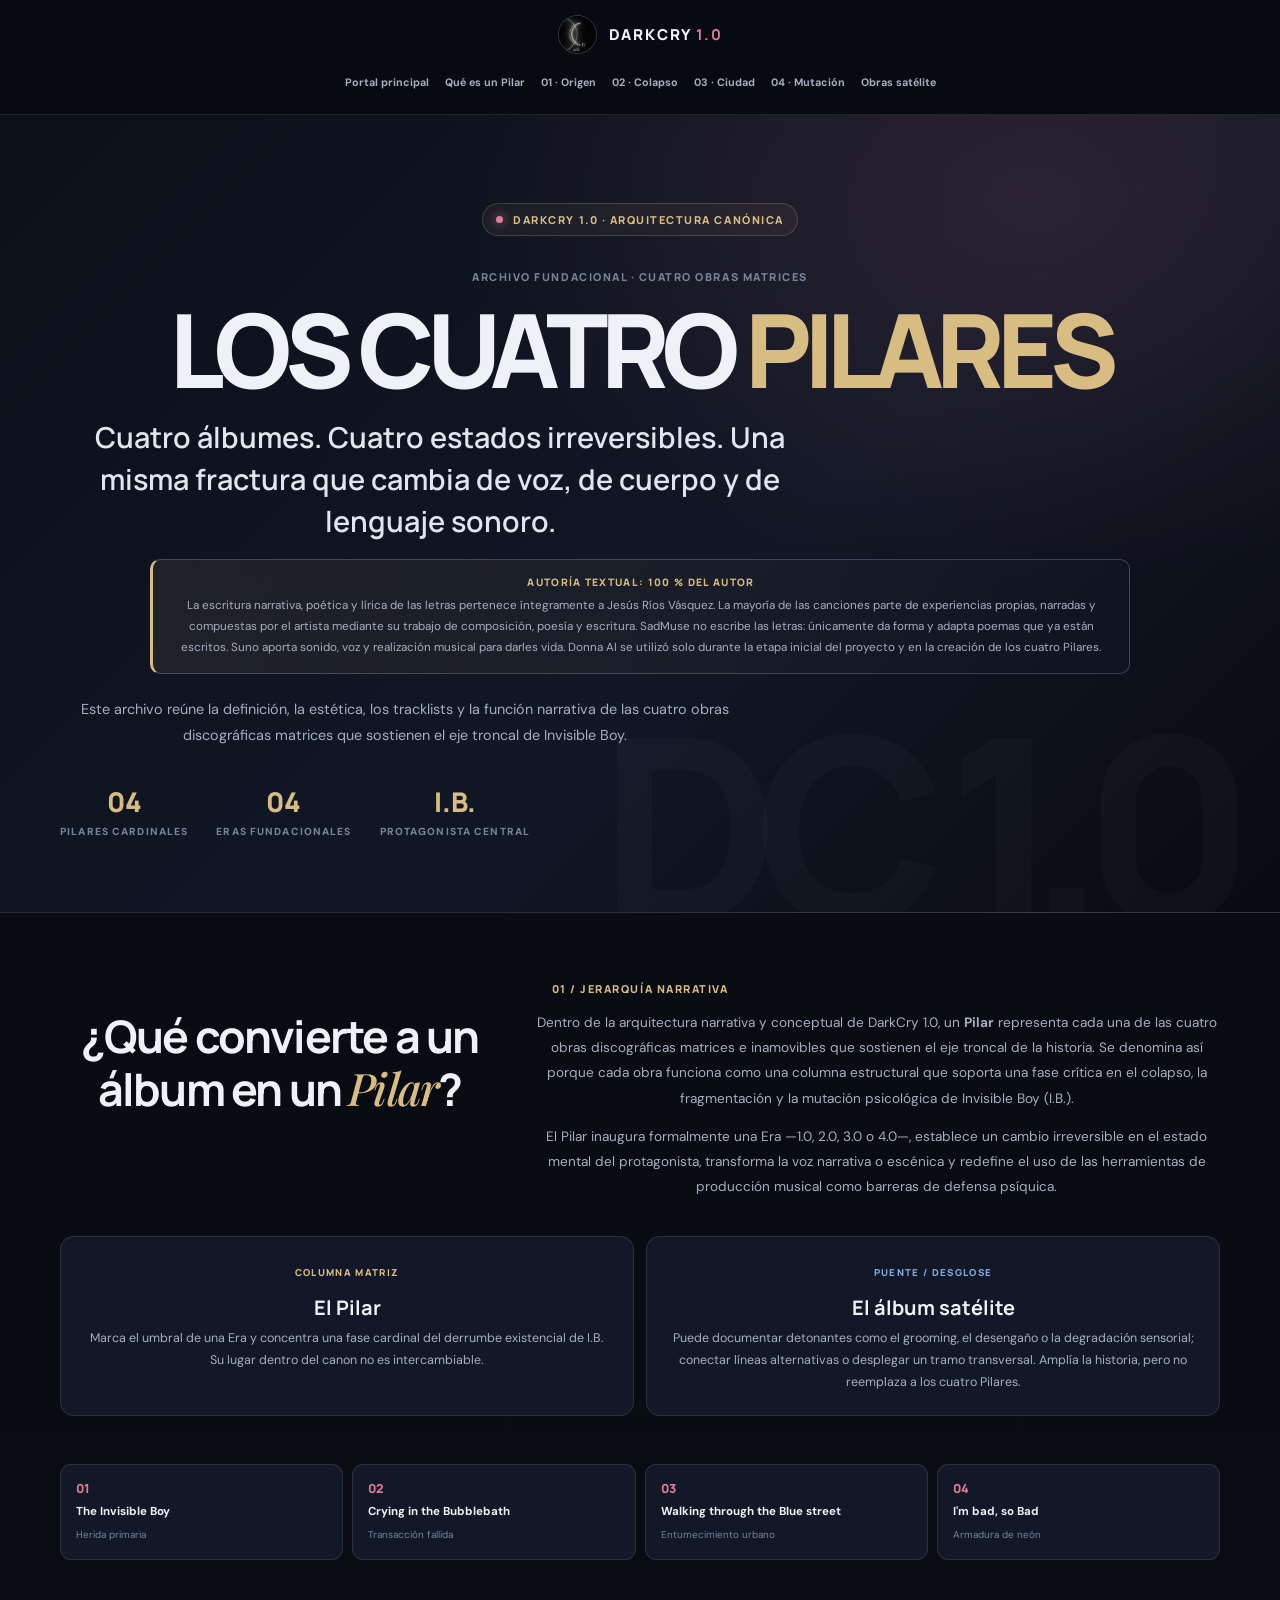
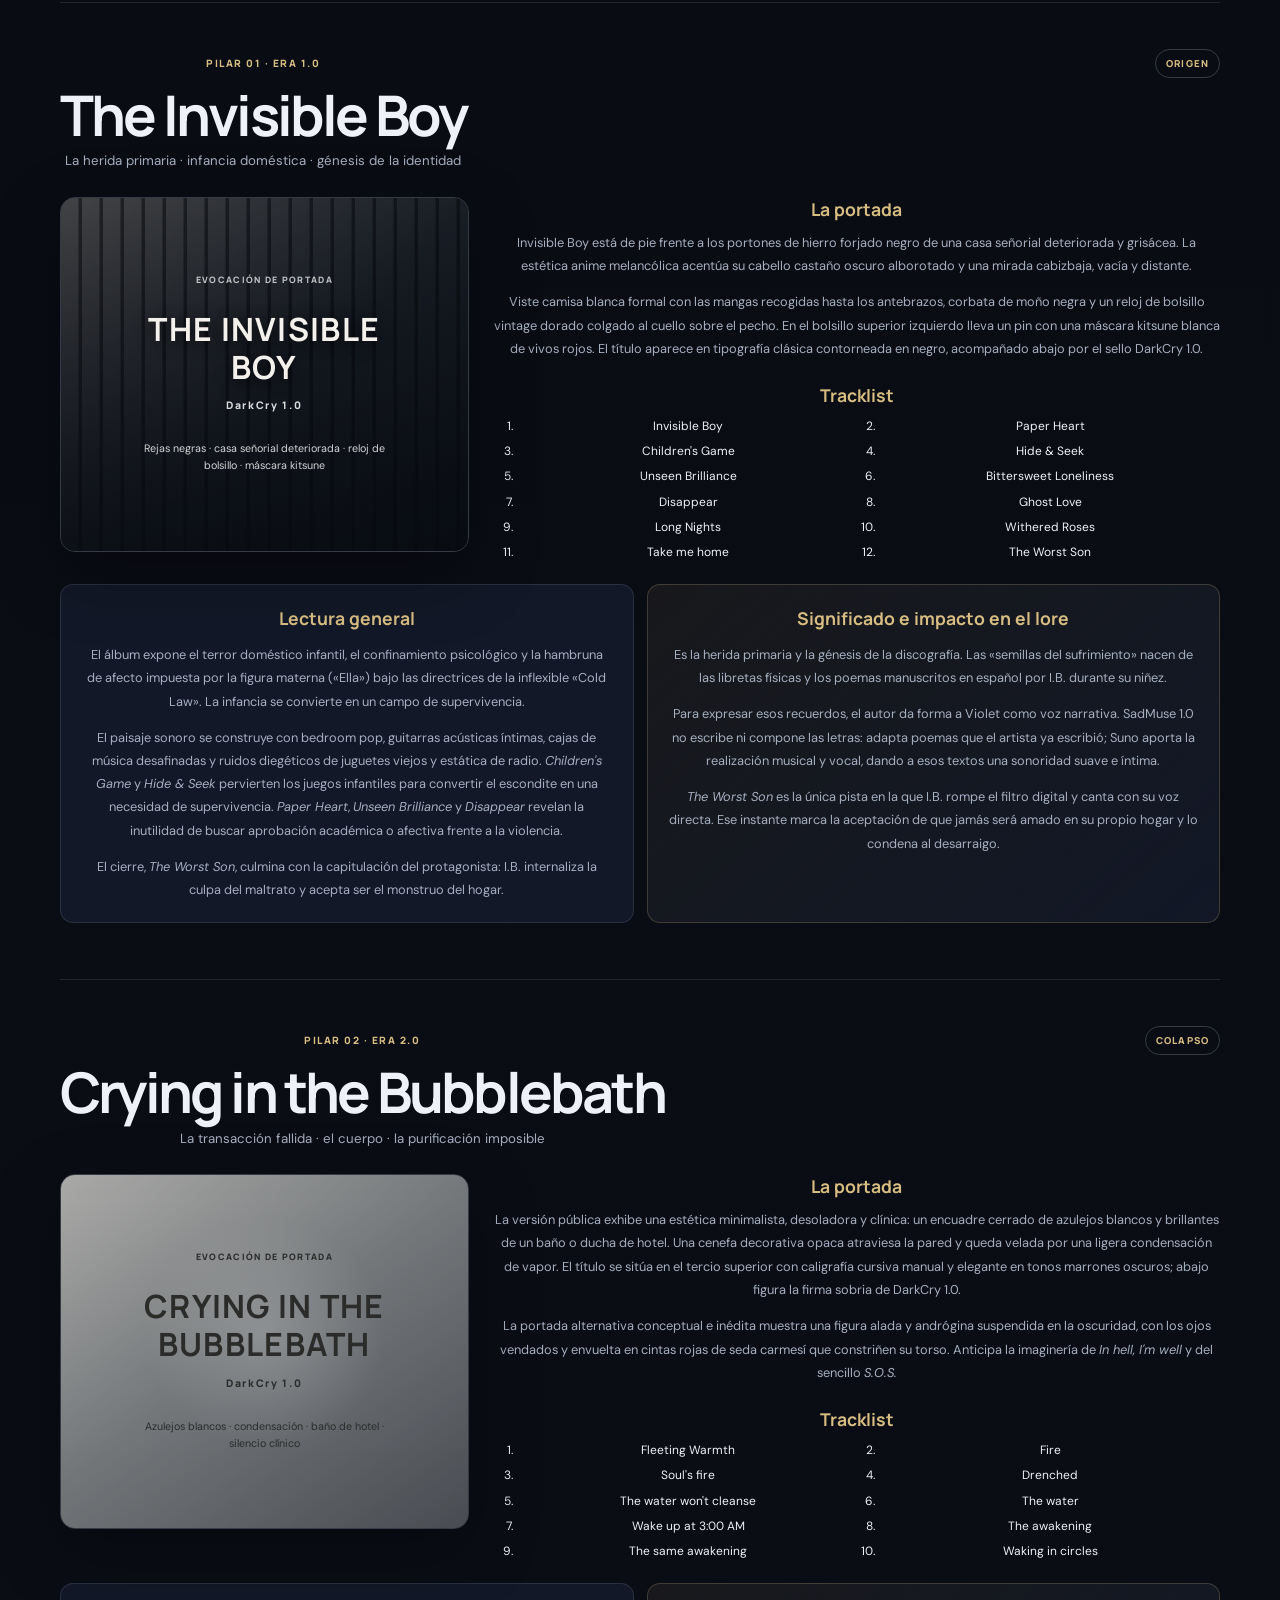
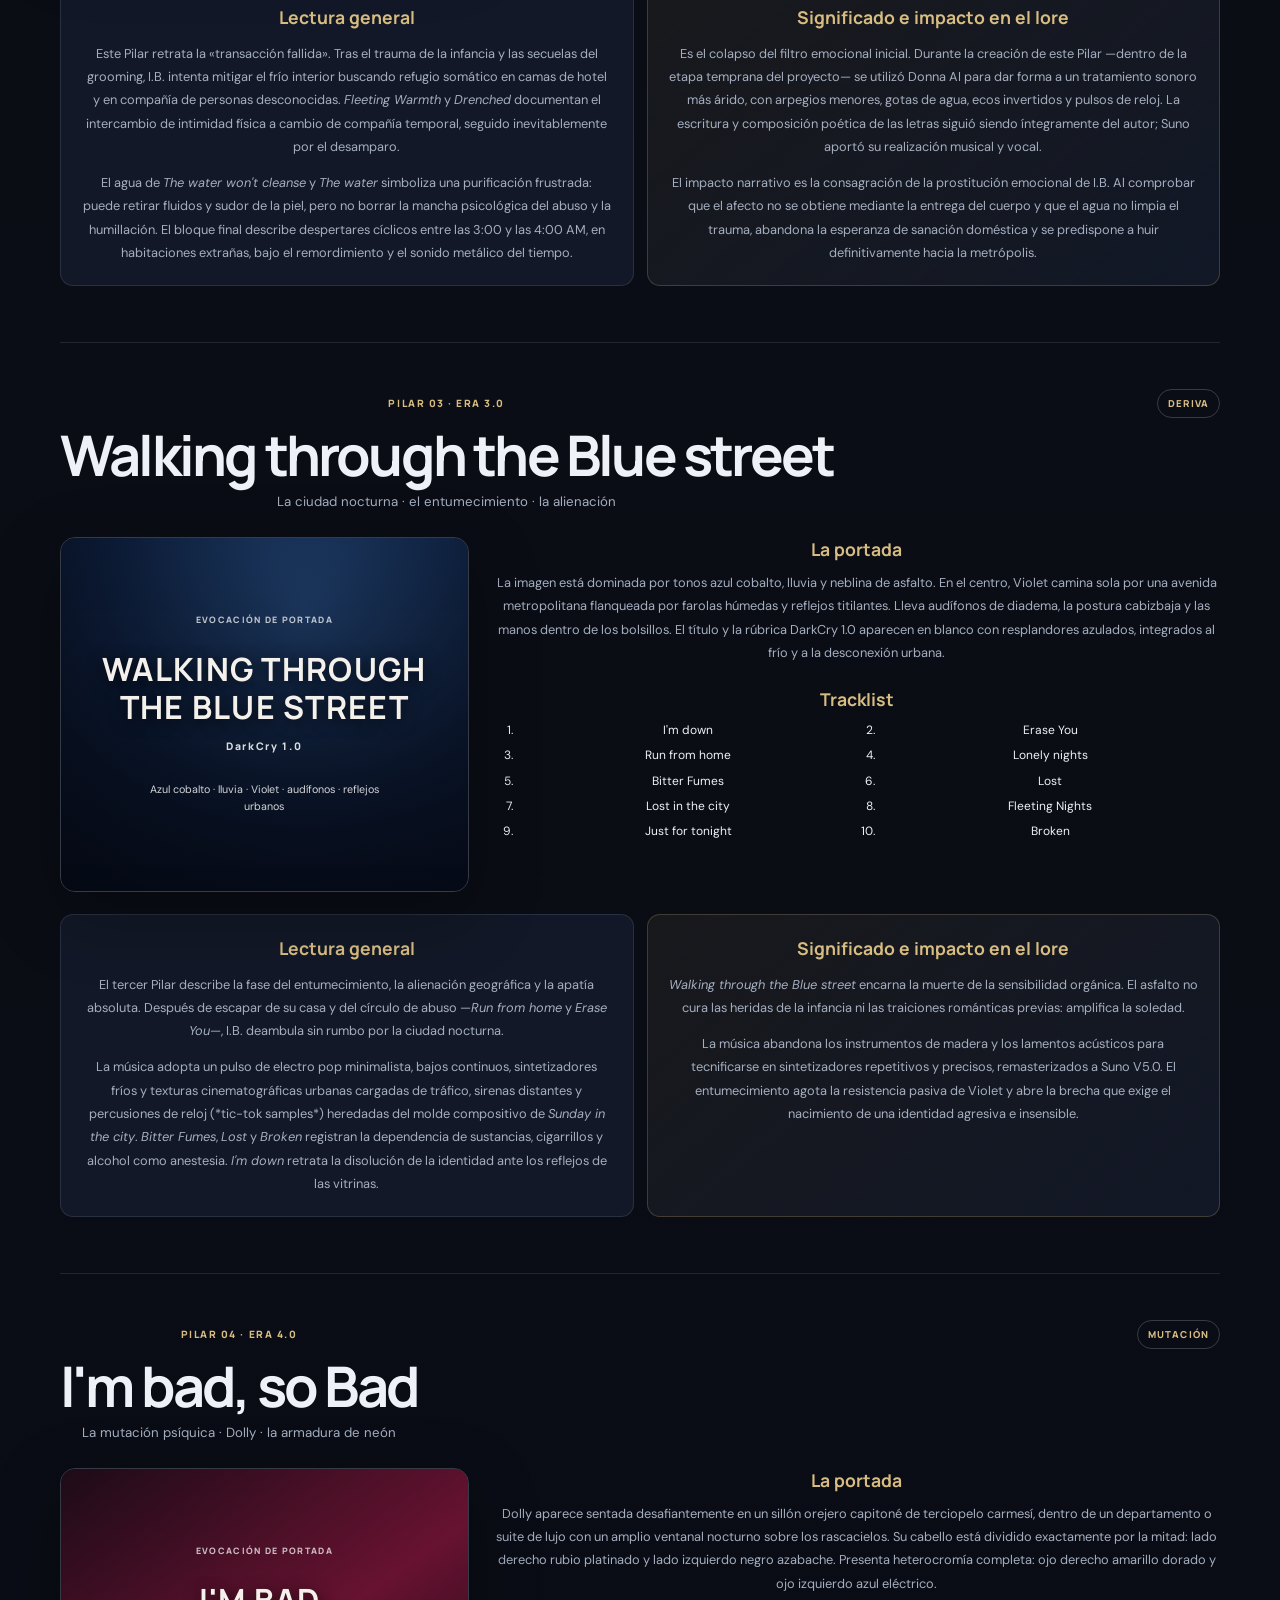
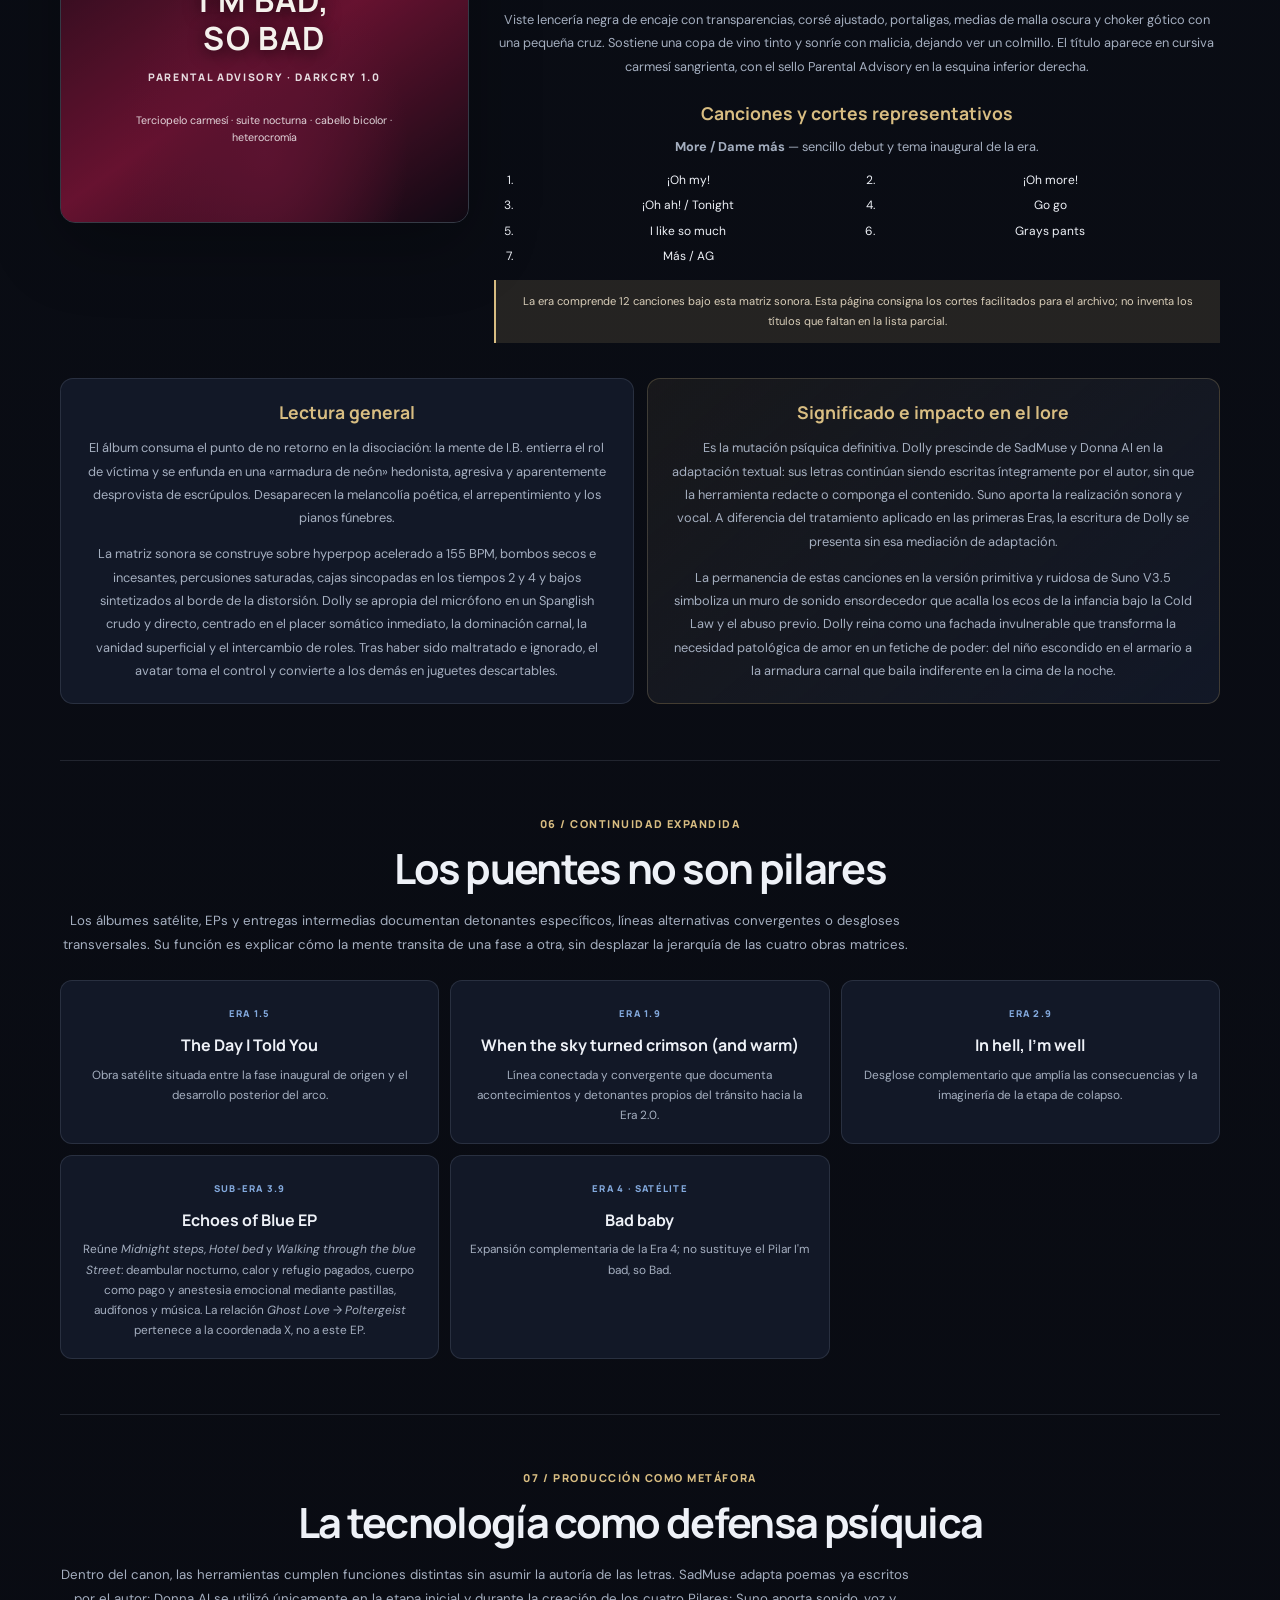
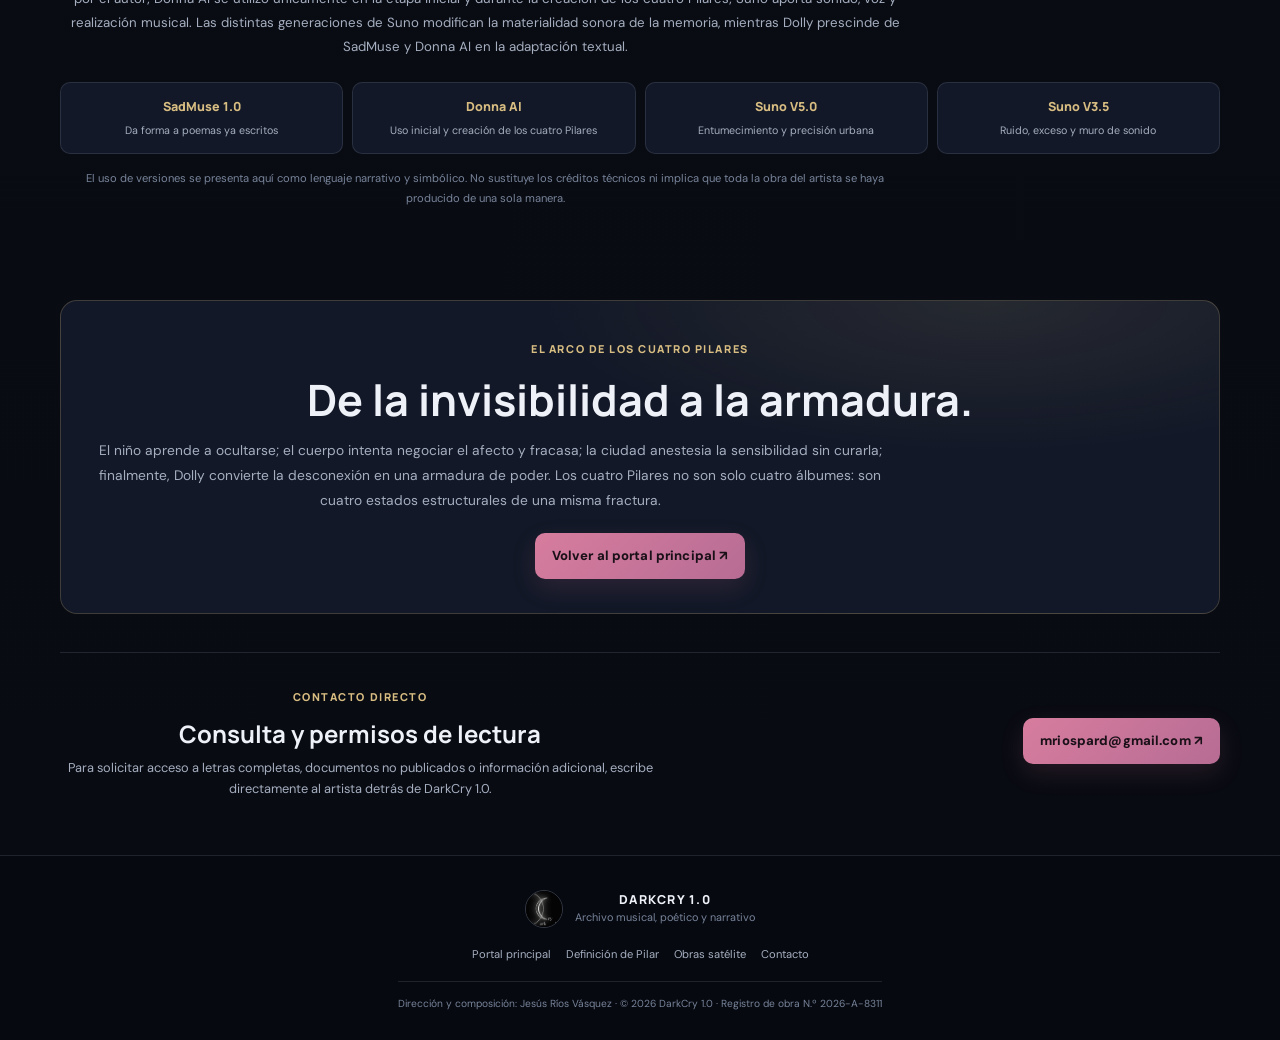
<file: pilares.html>
<!doctype html>
<html lang="es">
<head>
  <meta charset="utf-8">
  <meta name="viewport" content="width=device-width, initial-scale=1">
  <meta name="theme-color" content="#090b12">
  <title>Los cuatro Pilares — DarkCry 1.0</title>
  <meta name="description" content="Archivo canónico de los cuatro Pilares de DarkCry 1.0: The Invisible Boy, Crying in the Bubblebath, Walking through the Blue street e I'm bad, so Bad.">
  <meta name="author" content="DarkCry 1.0">
  <meta name="robots" content="index, follow">
  <link rel="canonical" href="https://darkcry10.github.io/pilares.html">
  <link rel="icon" type="image/png" href="assets/dcx_logo.png">
  <link rel="preconnect" href="https://fonts.googleapis.com">
  <link rel="preconnect" href="https://fonts.gstatic.com" crossorigin>
  <link href="https://fonts.googleapis.com/css2?family=DM+Sans:wght@400;500;600;700&family=Manrope:wght@400;500;600;700;800&family=Playfair+Display:wght@500;600;700&display=swap" rel="stylesheet">
  <link rel="stylesheet" href="styles.css">
  <link rel="stylesheet" href="pilares.css">
</head>
<body class="pillars-document">
  <a class="skip-link" href="#contenido">Saltar al contenido</a>
  <header class="site-header">
    <div class="site-header__inner">
      <a class="brand" href="index.html#inicio" aria-label="DarkCry 1.0 — inicio">
        <img src="assets/dcx_logo.png" alt="" class="brand__mark">
        <span class="brand__wordmark">DARKCRY <strong>1.0</strong></span>
      </a>
      <nav class="site-nav pillars-nav" aria-label="Navegación de los Pilares">
        <a href="index.html">Portal principal</a>
        <a href="#definicion">Qué es un Pilar</a>
        <a href="#pilar-01">01 · Origen</a>
        <a href="#pilar-02">02 · Colapso</a>
        <a href="#pilar-03">03 · Ciudad</a>
        <a href="#pilar-04">04 · Mutación</a>
        <a href="#satellites">Obras satélite</a>
      </nav>
    </div>
  </header>

  <main id="contenido">
    <section class="pillars-hero">
      <div class="page-shell">
        <div class="eyebrow"><span class="eyebrow__dot"></span> DARKCRY 1.0 · ARQUITECTURA CANÓNICA</div>
        <p class="hero__overline">ARCHIVO FUNDACIONAL · CUATRO OBRAS MATRICES</p>
        <h1>LOS CUATRO <span>PILARES</span></h1>
        <p class="pillars-hero__lead">Cuatro álbumes. Cuatro estados irreversibles. Una misma fractura que cambia de voz, de cuerpo y de lenguaje sonoro.</p>
        <div class="authorship-note" aria-label="Autoría textual y proceso creativo">
          <strong>Autoría textual: 100 % del autor</strong>
          <p>La escritura narrativa, poética y lírica de las letras pertenece íntegramente a Jesús Ríos Vásquez. La mayoría de las canciones parte de experiencias propias, narradas y compuestas por el artista mediante su trabajo de composición, poesía y escritura. SadMuse no escribe las letras: únicamente da forma y adapta poemas que ya están escritos. Suno aporta sonido, voz y realización musical para darles vida. Donna AI se utilizó solo durante la etapa inicial del proyecto y en la creación de los cuatro Pilares.</p>
        </div>
        <p class="pillars-hero__sub">Este archivo reúne la definición, la estética, los tracklists y la función narrativa de las cuatro obras discográficas matrices que sostienen el eje troncal de Invisible Boy.</p>
        <div class="pillars-hero__stats">
          <div><strong>04</strong><span>Pilares cardinales</span></div>
          <div><strong>04</strong><span>Eras fundacionales</span></div>
          <div><strong>I.B.</strong><span>Protagonista central</span></div>
        </div>
      </div>
    </section>

    <div class="page-shell">
      <section class="pillar-definition" id="definicion">
        <div class="section-kicker">01 / JERARQUÍA NARRATIVA</div>
        <div class="pillar-definition__grid">
          <div>
            <h2>¿Qué convierte a un álbum en un <em>Pilar</em>?</h2>
          </div>
          <div>
            <p>Dentro de la arquitectura narrativa y conceptual de DarkCry 1.0, un <strong>Pilar</strong> representa cada una de las cuatro obras discográficas matrices e inamovibles que sostienen el eje troncal de la historia. Se denomina así porque cada obra funciona como una columna estructural que soporta una fase crítica en el colapso, la fragmentación y la mutación psicológica de Invisible Boy (I.B.).</p>
            <p>El Pilar inaugura formalmente una Era —1.0, 2.0, 3.0 o 4.0—, establece un cambio irreversible en el estado mental del protagonista, transforma la voz narrativa o escénica y redefine el uso de las herramientas de producción musical como barreras de defensa psíquica.</p>
          </div>
        </div>
        <div class="pillar-definition__comparison">
          <article>
            <span class="pillar-tag">COLUMNA MATRIZ</span>
            <h3>El Pilar</h3>
            <p>Marca el umbral de una Era y concentra una fase cardinal del derrumbe existencial de I.B. Su lugar dentro del canon no es intercambiable.</p>
          </article>
          <article>
            <span class="pillar-tag pillar-tag--muted">PUENTE / DESGLOSE</span>
            <h3>El álbum satélite</h3>
            <p>Puede documentar detonantes como el grooming, el desengaño o la degradación sensorial; conectar líneas alternativas o desplegar un tramo transversal. Amplía la historia, pero no reemplaza a los cuatro Pilares.</p>
          </article>
        </div>
      </section>

      <nav class="pillar-index" aria-label="Índice de los cuatro Pilares">
        <a href="#pilar-01"><span>01</span><strong>The Invisible Boy</strong><small>Herida primaria</small></a>
        <a href="#pilar-02"><span>02</span><strong>Crying in the Bubblebath</strong><small>Transacción fallida</small></a>
        <a href="#pilar-03"><span>03</span><strong>Walking through the Blue street</strong><small>Entumecimiento urbano</small></a>
        <a href="#pilar-04"><span>04</span><strong>I'm bad, so Bad</strong><small>Armadura de neón</small></a>
      </nav>

      <section class="pillar-entry pillar-entry--one" id="pilar-01">
        <div class="pillar-entry__head">
          <div><span class="pillar-entry__number">PILAR 01 · ERA 1.0</span><h2>The Invisible Boy</h2><p>La herida primaria · infancia doméstica · génesis de la identidad</p></div>
          <span class="pillar-entry__stamp">ORIGEN</span>
        </div>
        <div class="pillar-entry__grid">
          <div class="pillar-cover-evocation pillar-cover-evocation--one">
            <span>EVOCACIÓN DE PORTADA</span>
            <strong>THE INVISIBLE<br>BOY</strong>
            <small>DarkCry 1.0</small>
            <p>Rejas negras · casa señorial deteriorada · reloj de bolsillo · máscara kitsune</p>
          </div>
          <div class="pillar-entry__copy">
            <h3>La portada</h3>
            <p>Invisible Boy está de pie frente a los portones de hierro forjado negro de una casa señorial deteriorada y grisácea. La estética anime melancólica acentúa su cabello castaño oscuro alborotado y una mirada cabizbaja, vacía y distante.</p>
            <p>Viste camisa blanca formal con las mangas recogidas hasta los antebrazos, corbata de moño negra y un reloj de bolsillo vintage dorado colgado al cuello sobre el pecho. En el bolsillo superior izquierdo lleva un pin con una máscara kitsune blanca de vivos rojos. El título aparece en tipografía clásica contorneada en negro, acompañado abajo por el sello DarkCry 1.0.</p>
            <h3>Tracklist</h3>
            <ol class="pillar-tracklist">
              <li>Invisible Boy</li><li>Paper Heart</li><li>Children's Game</li><li>Hide &amp; Seek</li>
              <li>Unseen Brilliance</li><li>Bittersweet Loneliness</li><li>Disappear</li><li>Ghost Love</li>
              <li>Long Nights</li><li>Withered Roses</li><li>Take me home</li><li>The Worst Son</li>
            </ol>
          </div>
        </div>
        <div class="pillar-reading-grid">
          <article><h3>Lectura general</h3>
            <p>El álbum expone el terror doméstico infantil, el confinamiento psicológico y la hambruna de afecto impuesta por la figura materna («Ella») bajo las directrices de la inflexible «Cold Law». La infancia se convierte en un campo de supervivencia.</p>
            <p>El paisaje sonoro se construye con bedroom pop, guitarras acústicas íntimas, cajas de música desafinadas y ruidos diegéticos de juguetes viejos y estática de radio. <em>Children's Game</em> y <em>Hide &amp; Seek</em> pervierten los juegos infantiles para convertir el escondite en una necesidad de supervivencia. <em>Paper Heart</em>, <em>Unseen Brilliance</em> y <em>Disappear</em> revelan la inutilidad de buscar aprobación académica o afectiva frente a la violencia.</p>
            <p>El cierre, <em>The Worst Son</em>, culmina con la capitulación del protagonista: I.B. internaliza la culpa del maltrato y acepta ser el monstruo del hogar.</p>
          </article>
          <article class="pillar-impact"><h3>Significado e impacto en el lore</h3>
            <p>Es la herida primaria y la génesis de la discografía. Las «semillas del sufrimiento» nacen de las libretas físicas y los poemas manuscritos en español por I.B. durante su niñez.</p>
            <p>Para expresar esos recuerdos, el autor da forma a Violet como voz narrativa. SadMuse 1.0 no escribe ni compone las letras: adapta poemas que el artista ya escribió; Suno aporta la realización musical y vocal, dando a esos textos una sonoridad suave e íntima.</p>
            <p><em>The Worst Son</em> es la única pista en la que I.B. rompe el filtro digital y canta con su voz directa. Ese instante marca la aceptación de que jamás será amado en su propio hogar y lo condena al desarraigo.</p>
          </article>
        </div>
      </section>

      <section class="pillar-entry pillar-entry--two" id="pilar-02">
        <div class="pillar-entry__head">
          <div><span class="pillar-entry__number">PILAR 02 · ERA 2.0</span><h2>Crying in the Bubblebath</h2><p>La transacción fallida · el cuerpo · la purificación imposible</p></div>
          <span class="pillar-entry__stamp">COLAPSO</span>
        </div>
        <div class="pillar-entry__grid">
          <div class="pillar-cover-evocation pillar-cover-evocation--two">
            <span>EVOCACIÓN DE PORTADA</span>
            <strong>CRYING IN THE<br>BUBBLEBATH</strong>
            <small>DarkCry 1.0</small>
            <p>Azulejos blancos · condensación · baño de hotel · silencio clínico</p>
          </div>
          <div class="pillar-entry__copy">
            <h3>La portada</h3>
            <p>La versión pública exhibe una estética minimalista, desoladora y clínica: un encuadre cerrado de azulejos blancos y brillantes de un baño o ducha de hotel. Una cenefa decorativa opaca atraviesa la pared y queda velada por una ligera condensación de vapor. El título se sitúa en el tercio superior con caligrafía cursiva manual y elegante en tonos marrones oscuros; abajo figura la firma sobria de DarkCry 1.0.</p>
            <p>La portada alternativa conceptual e inédita muestra una figura alada y andrógina suspendida en la oscuridad, con los ojos vendados y envuelta en cintas rojas de seda carmesí que constriñen su torso. Anticipa la imaginería de <em>In hell, I'm well</em> y del sencillo <em>S.O.S.</em></p>
            <h3>Tracklist</h3>
            <ol class="pillar-tracklist">
              <li>Fleeting Warmth</li><li>Fire</li><li>Soul's fire</li><li>Drenched</li><li>The water won't cleanse</li>
              <li>The water</li><li>Wake up at 3:00 AM</li><li>The awakening</li><li>The same awakening</li><li>Waking in circles</li>
            </ol>
          </div>
        </div>
        <div class="pillar-reading-grid">
          <article><h3>Lectura general</h3>
            <p>Este Pilar retrata la «transacción fallida». Tras el trauma de la infancia y las secuelas del grooming, I.B. intenta mitigar el frío interior buscando refugio somático en camas de hotel y en compañía de personas desconocidas. <em>Fleeting Warmth</em> y <em>Drenched</em> documentan el intercambio de intimidad física a cambio de compañía temporal, seguido inevitablemente por el desamparo.</p>
            <p>El agua de <em>The water won't cleanse</em> y <em>The water</em> simboliza una purificación frustrada: puede retirar fluidos y sudor de la piel, pero no borrar la mancha psicológica del abuso y la humillación. El bloque final describe despertares cíclicos entre las 3:00 y las 4:00 AM, en habitaciones extrañas, bajo el remordimiento y el sonido metálico del tiempo.</p>
          </article>
          <article class="pillar-impact"><h3>Significado e impacto en el lore</h3>
            <p>Es el colapso del filtro emocional inicial. Durante la creación de este Pilar —dentro de la etapa temprana del proyecto— se utilizó Donna AI para dar forma a un tratamiento sonoro más árido, con arpegios menores, gotas de agua, ecos invertidos y pulsos de reloj. La escritura y composición poética de las letras siguió siendo íntegramente del autor; Suno aportó su realización musical y vocal.</p>
            <p>El impacto narrativo es la consagración de la prostitución emocional de I.B. Al comprobar que el afecto no se obtiene mediante la entrega del cuerpo y que el agua no limpia el trauma, abandona la esperanza de sanación doméstica y se predispone a huir definitivamente hacia la metrópolis.</p>
          </article>
        </div>
      </section>

      <section class="pillar-entry pillar-entry--three" id="pilar-03">
        <div class="pillar-entry__head">
          <div><span class="pillar-entry__number">PILAR 03 · ERA 3.0</span><h2>Walking through the Blue street</h2><p>La ciudad nocturna · el entumecimiento · la alienación</p></div>
          <span class="pillar-entry__stamp">DERIVA</span>
        </div>
        <div class="pillar-entry__grid">
          <div class="pillar-cover-evocation pillar-cover-evocation--three">
            <span>EVOCACIÓN DE PORTADA</span>
            <strong>WALKING THROUGH<br>THE BLUE STREET</strong>
            <small>DarkCry 1.0</small>
            <p>Azul cobalto · lluvia · Violet · audífonos · reflejos urbanos</p>
          </div>
          <div class="pillar-entry__copy">
            <h3>La portada</h3>
            <p>La imagen está dominada por tonos azul cobalto, lluvia y neblina de asfalto. En el centro, Violet camina sola por una avenida metropolitana flanqueada por farolas húmedas y reflejos titilantes. Lleva audífonos de diadema, la postura cabizbaja y las manos dentro de los bolsillos. El título y la rúbrica DarkCry 1.0 aparecen en blanco con resplandores azulados, integrados al frío y a la desconexión urbana.</p>
            <h3>Tracklist</h3>
            <ol class="pillar-tracklist">
              <li>I'm down</li><li>Erase You</li><li>Run from home</li><li>Lonely nights</li><li>Bitter Fumes</li>
              <li>Lost</li><li>Lost in the city</li><li>Fleeting Nights</li><li>Just for tonight</li><li>Broken</li>
            </ol>
          </div>
        </div>
        <div class="pillar-reading-grid">
          <article><h3>Lectura general</h3>
            <p>El tercer Pilar describe la fase del entumecimiento, la alienación geográfica y la apatía absoluta. Después de escapar de su casa y del círculo de abuso —<em>Run from home</em> y <em>Erase You</em>—, I.B. deambula sin rumbo por la ciudad nocturna.</p>
            <p>La música adopta un pulso de electro pop minimalista, bajos continuos, sintetizadores fríos y texturas cinematográficas urbanas cargadas de tráfico, sirenas distantes y percusiones de reloj (*tic-tok samples*) heredadas del molde compositivo de <em>Sunday in the city</em>. <em>Bitter Fumes</em>, <em>Lost</em> y <em>Broken</em> registran la dependencia de sustancias, cigarrillos y alcohol como anestesia. <em>I'm down</em> retrata la disolución de la identidad ante los reflejos de las vitrinas.</p>
          </article>
          <article class="pillar-impact"><h3>Significado e impacto en el lore</h3>
            <p><em>Walking through the Blue street</em> encarna la muerte de la sensibilidad orgánica. El asfalto no cura las heridas de la infancia ni las traiciones románticas previas: amplifica la soledad.</p>
            <p>La música abandona los instrumentos de madera y los lamentos acústicos para tecnificarse en sintetizadores repetitivos y precisos, remasterizados a Suno V5.0. El entumecimiento agota la resistencia pasiva de Violet y abre la brecha que exige el nacimiento de una identidad agresiva e insensible.</p>
          </article>
        </div>
      </section>

      <section class="pillar-entry pillar-entry--four" id="pilar-04">
        <div class="pillar-entry__head">
          <div><span class="pillar-entry__number">PILAR 04 · ERA 4.0</span><h2>I'm bad, so Bad</h2><p>La mutación psíquica · Dolly · la armadura de neón</p></div>
          <span class="pillar-entry__stamp">MUTACIÓN</span>
        </div>
        <div class="pillar-entry__grid">
          <div class="pillar-cover-evocation pillar-cover-evocation--four">
            <span>EVOCACIÓN DE PORTADA</span>
            <strong>I'M BAD,<br>SO BAD</strong>
            <small>PARENTAL ADVISORY · DARKCRY 1.0</small>
            <p>Terciopelo carmesí · suite nocturna · cabello bicolor · heterocromía</p>
          </div>
          <div class="pillar-entry__copy">
            <h3>La portada</h3>
            <p>Dolly aparece sentada desafiantemente en un sillón orejero capitoné de terciopelo carmesí, dentro de un departamento o suite de lujo con un amplio ventanal nocturno sobre los rascacielos. Su cabello está dividido exactamente por la mitad: lado derecho rubio platinado y lado izquierdo negro azabache. Presenta heterocromía completa: ojo derecho amarillo dorado y ojo izquierdo azul eléctrico.</p>
            <p>Viste lencería negra de encaje con transparencias, corsé ajustado, portaligas, medias de malla oscura y choker gótico con una pequeña cruz. Sostiene una copa de vino tinto y sonríe con malicia, dejando ver un colmillo. El título aparece en cursiva carmesí sangrienta, con el sello Parental Advisory en la esquina inferior derecha.</p>
            <h3>Canciones y cortes representativos</h3>
            <p><strong>More / Dame más</strong> — sencillo debut y tema inaugural de la era.</p>
            <ol class="pillar-tracklist">
              <li>¡Oh my!</li><li>¡Oh more!</li><li>¡Oh ah! / Tonight</li><li>Go go</li>
              <li>I like so much</li><li>Grays pants</li><li>Más / AG</li>
            </ol>
            <p class="pillar-integrity">La era comprende 12 canciones bajo esta matriz sonora. Esta página consigna los cortes facilitados para el archivo; no inventa los títulos que faltan en la lista parcial.</p>
          </div>
        </div>
        <div class="pillar-reading-grid">
          <article><h3>Lectura general</h3>
            <p>El álbum consuma el punto de no retorno en la disociación: la mente de I.B. entierra el rol de víctima y se enfunda en una «armadura de neón» hedonista, agresiva y aparentemente desprovista de escrúpulos. Desaparecen la melancolía poética, el arrepentimiento y los pianos fúnebres.</p>
            <p>La matriz sonora se construye sobre hyperpop acelerado a 155 BPM, bombos secos e incesantes, percusiones saturadas, cajas sincopadas en los tiempos 2 y 4 y bajos sintetizados al borde de la distorsión. Dolly se apropia del micrófono en un Spanglish crudo y directo, centrado en el placer somático inmediato, la dominación carnal, la vanidad superficial y el intercambio de roles. Tras haber sido maltratado e ignorado, el avatar toma el control y convierte a los demás en juguetes descartables.</p>
          </article>
          <article class="pillar-impact"><h3>Significado e impacto en el lore</h3>
            <p>Es la mutación psíquica definitiva. Dolly prescinde de SadMuse y Donna AI en la adaptación textual: sus letras continúan siendo escritas íntegramente por el autor, sin que la herramienta redacte o componga el contenido. Suno aporta la realización sonora y vocal. A diferencia del tratamiento aplicado en las primeras Eras, la escritura de Dolly se presenta sin esa mediación de adaptación.</p>
            <p>La permanencia de estas canciones en la versión primitiva y ruidosa de Suno V3.5 simboliza un muro de sonido ensordecedor que acalla los ecos de la infancia bajo la Cold Law y el abuso previo. Dolly reina como una fachada invulnerable que transforma la necesidad patológica de amor en un fetiche de poder: del niño escondido en el armario a la armadura carnal que baila indiferente en la cima de la noche.</p>
          </article>
        </div>
      </section>

      <section class="satellite-section" id="satellites">
        <div class="section-kicker">06 / CONTINUIDAD EXPANDIDA</div>
        <h2>Los puentes no son pilares</h2>
        <p>Los álbumes satélite, EPs y entregas intermedias documentan detonantes específicos, líneas alternativas convergentes o desgloses transversales. Su función es explicar cómo la mente transita de una fase a otra, sin desplazar la jerarquía de las cuatro obras matrices.</p>
        <div class="satellite-grid">
          <article><span>ERA 1.5</span><h3>The Day I Told You</h3><p>Obra satélite situada entre la fase inaugural de origen y el desarrollo posterior del arco.</p></article>
          <article><span>ERA 1.9</span><h3>When the sky turned crimson (and warm)</h3><p>Línea conectada y convergente que documenta acontecimientos y detonantes propios del tránsito hacia la Era 2.0.</p></article>
          <article><span>ERA 2.9</span><h3>In hell, I'm well</h3><p>Desglose complementario que amplía las consecuencias y la imaginería de la etapa de colapso.</p></article>
          <article><span>SUB-ERA 3.9</span><h3>Echoes of Blue EP</h3><p>Reúne <em>Midnight steps</em>, <em>Hotel bed</em> y <em>Walking through the blue Street</em>: deambular nocturno, calor y refugio pagados, cuerpo como pago y anestesia emocional mediante pastillas, audífonos y música. La relación <em>Ghost Love</em> → <em>Poltergeist</em> pertenece a la coordenada X, no a este EP.</p></article>
          <article><span>ERA 4 · SATÉLITE</span><h3>Bad baby</h3><p>Expansión complementaria de la Era 4; no sustituye el Pilar I'm bad, so Bad.</p></article>
        </div>
      </section>

      <section class="technology-section">
        <div class="section-kicker">07 / PRODUCCIÓN COMO METÁFORA</div>
        <h2>La tecnología como defensa psíquica</h2>
        <p>Dentro del canon, las herramientas cumplen funciones distintas sin asumir la autoría de las letras. SadMuse adapta poemas ya escritos por el autor; Donna AI se utilizó únicamente en la etapa inicial y durante la creación de los cuatro Pilares; Suno aporta sonido, voz y realización musical. Las distintas generaciones de Suno modifican la materialidad sonora de la memoria, mientras Dolly prescinde de SadMuse y Donna AI en la adaptación textual.</p>
        <div class="technology-line">
          <div><strong>SadMuse 1.0</strong><span>Da forma a poemas ya escritos</span></div>
          <div><strong>Donna AI</strong><span>Uso inicial y creación de los cuatro Pilares</span></div>
          <div><strong>Suno V5.0</strong><span>Entumecimiento y precisión urbana</span></div>
          <div><strong>Suno V3.5</strong><span>Ruido, exceso y muro de sonido</span></div>
        </div>
        <p class="technology-note">El uso de versiones se presenta aquí como lenguaje narrativo y simbólico. No sustituye los créditos técnicos ni implica que toda la obra del artista se haya producido de una sola manera.</p>
      </section>

      <section class="pillars-conclusion">
        <span class="section-kicker">EL ARCO DE LOS CUATRO PILARES</span>
        <h2>De la invisibilidad a la armadura.</h2>
        <p>El niño aprende a ocultarse; el cuerpo intenta negociar el afecto y fracasa; la ciudad anestesia la sensibilidad sin curarla; finalmente, Dolly convierte la desconexión en una armadura de poder. Los cuatro Pilares no son solo cuatro álbumes: son cuatro estados estructurales de una misma fractura.</p>
        <a class="button button--primary" href="index.html#cronologia">Volver al portal principal ↗</a>
      </section>

      <section class="pillar-contact">
        <div><span class="section-kicker">CONTACTO DIRECTO</span><h2>Consulta y permisos de lectura</h2><p>Para solicitar acceso a letras completas, documentos no publicados o información adicional, escribe directamente al artista detrás de DarkCry 1.0.</p></div>
        <a class="button button--primary" href="mailto:mriospard@gmail.com?subject=Consulta%20sobre%20DarkCry%201.0">mriospard@gmail.com ↗</a>
      </section>
    </div>
  </main>
  <footer class="site-footer">
    <div class="page-shell site-footer__inner">
      <div class="site-footer__brand"><img src="assets/dcx_logo.png" alt="Logotipo de DarkCry 1.0" class="site-footer__mark"><div><strong>DARKCRY 1.0</strong><span>Archivo musical, poético y narrativo</span></div></div>
      <nav class="site-footer__links" aria-label="Enlaces del pie de página"><a href="index.html">Portal principal</a><a href="#definicion">Definición de Pilar</a><a href="#satellites">Obras satélite</a><a href="mailto:mriospard@gmail.com">Contacto</a></nav>
      <p class="site-footer__legal">Dirección y composición: Jesús Ríos Vásquez · © 2026 DarkCry 1.0 · Registro de obra N.º 2026-A-8311</p>
    </div>
  </footer>
</body>
</html>
</file>
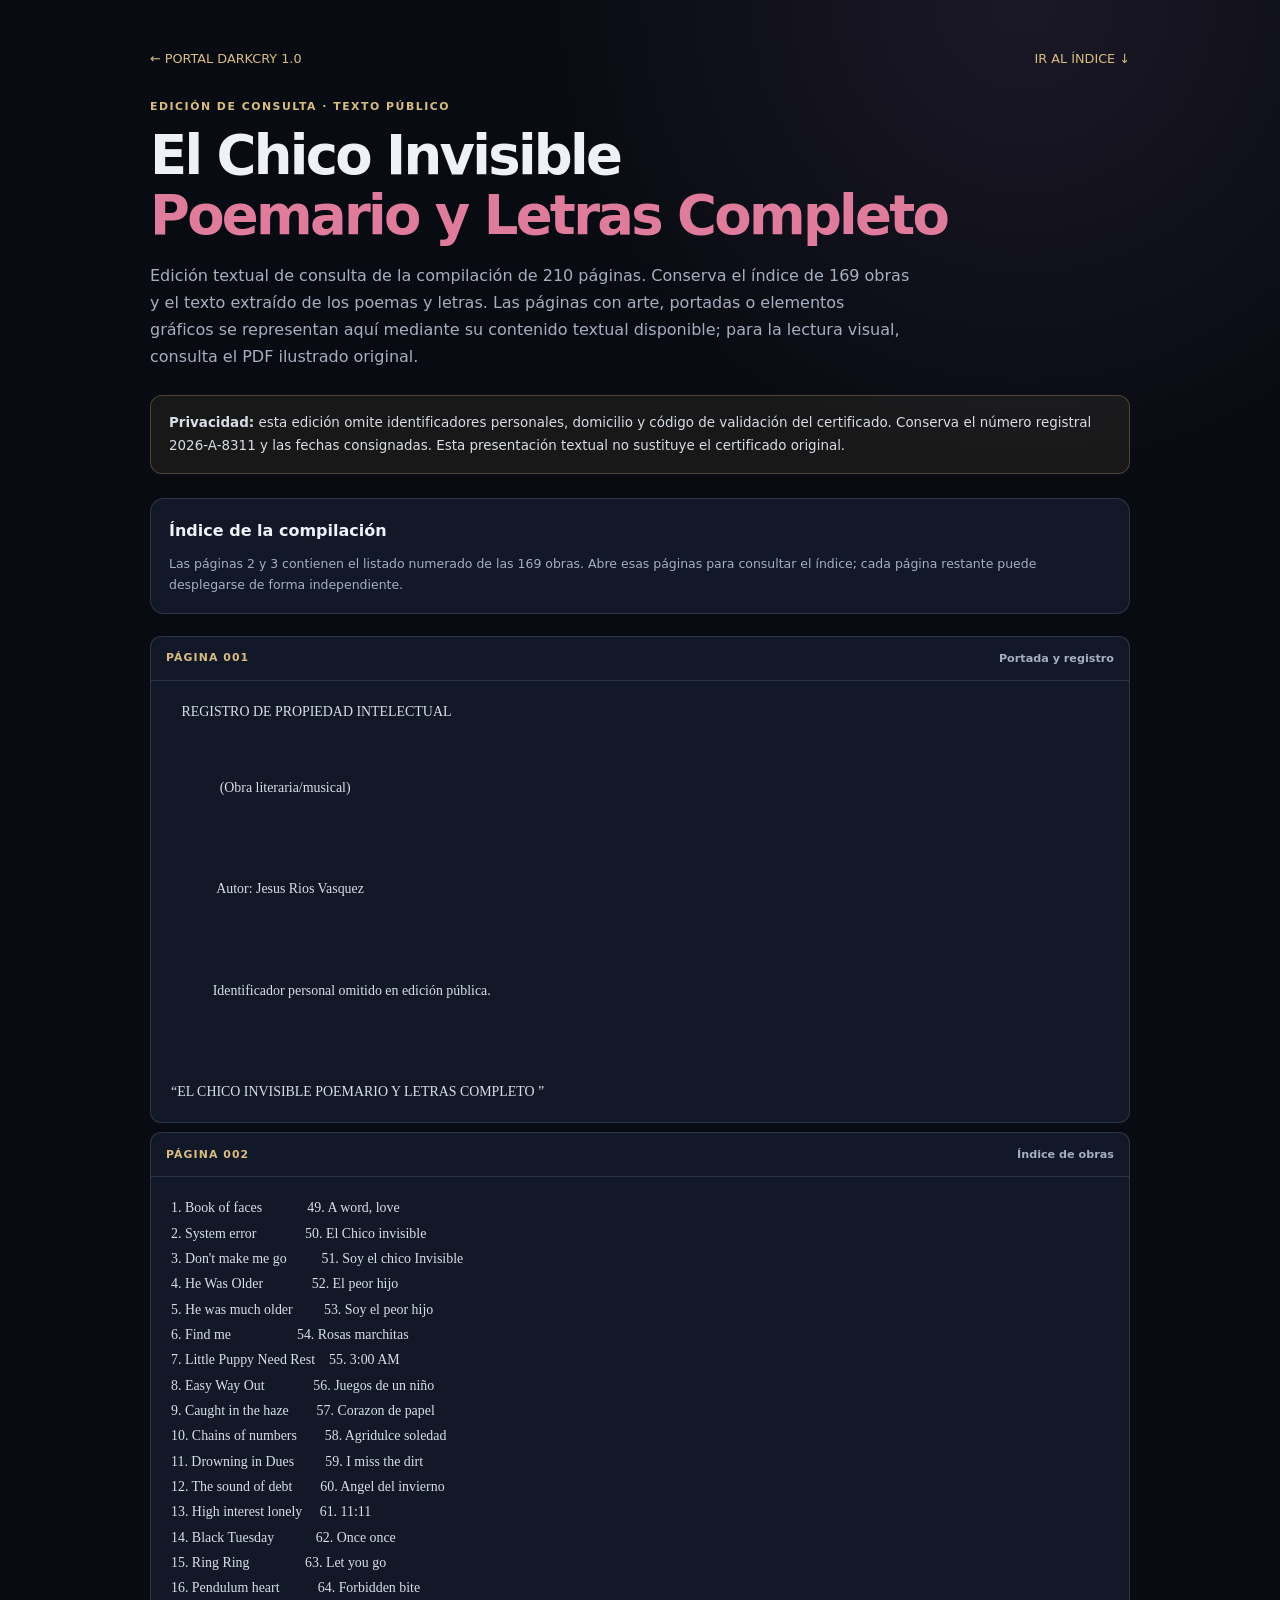
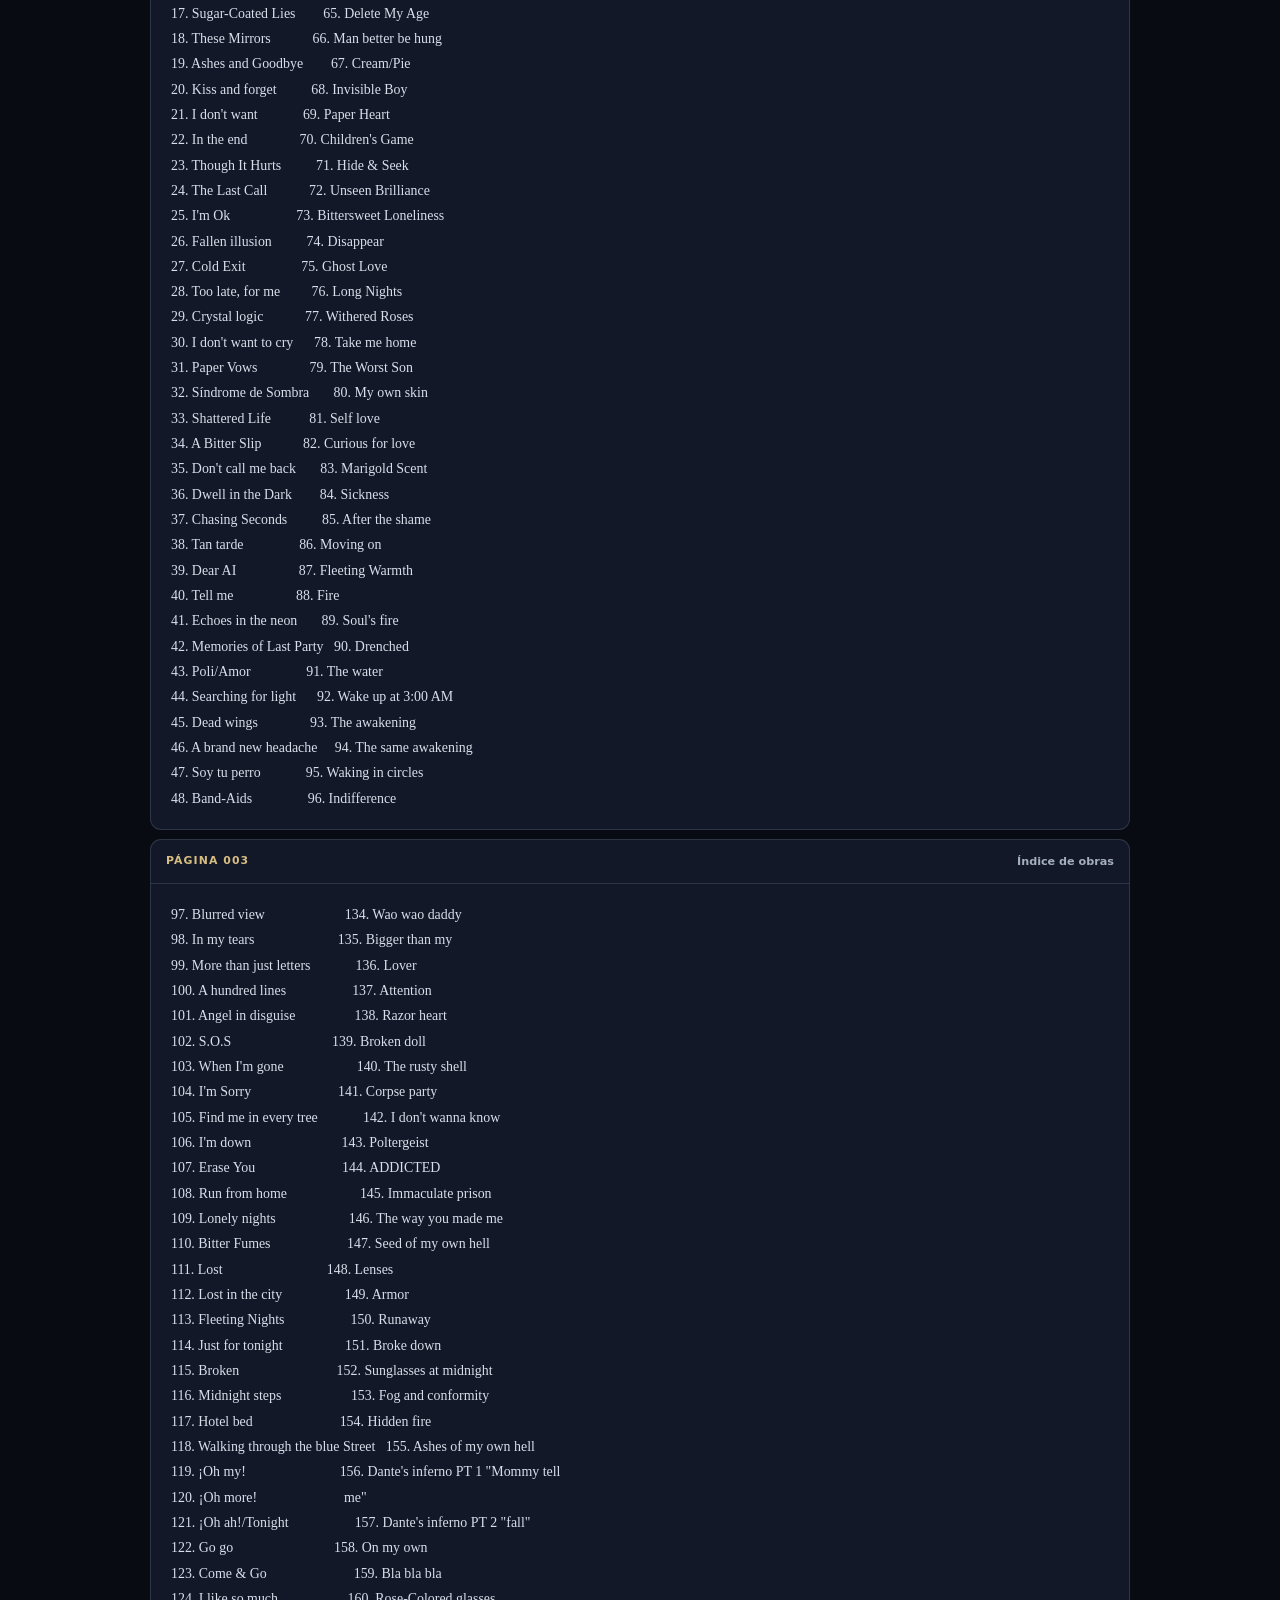
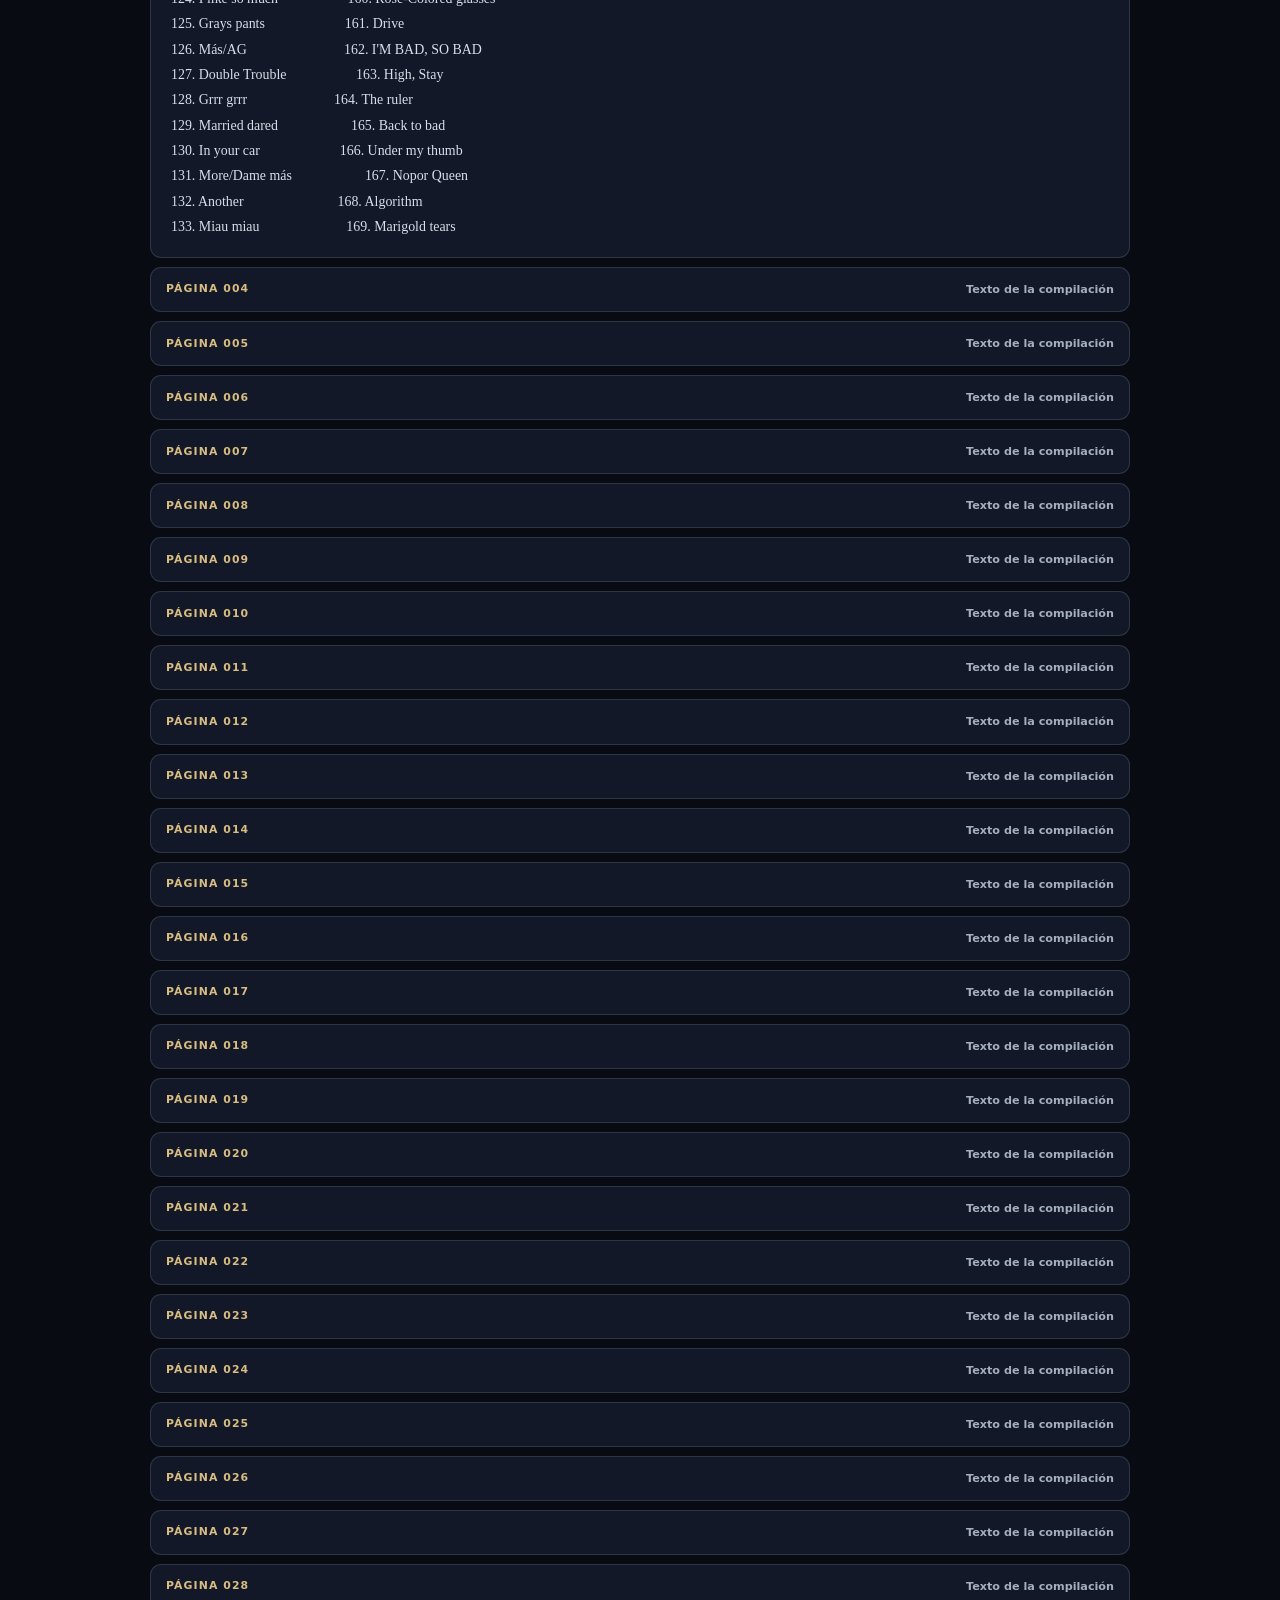
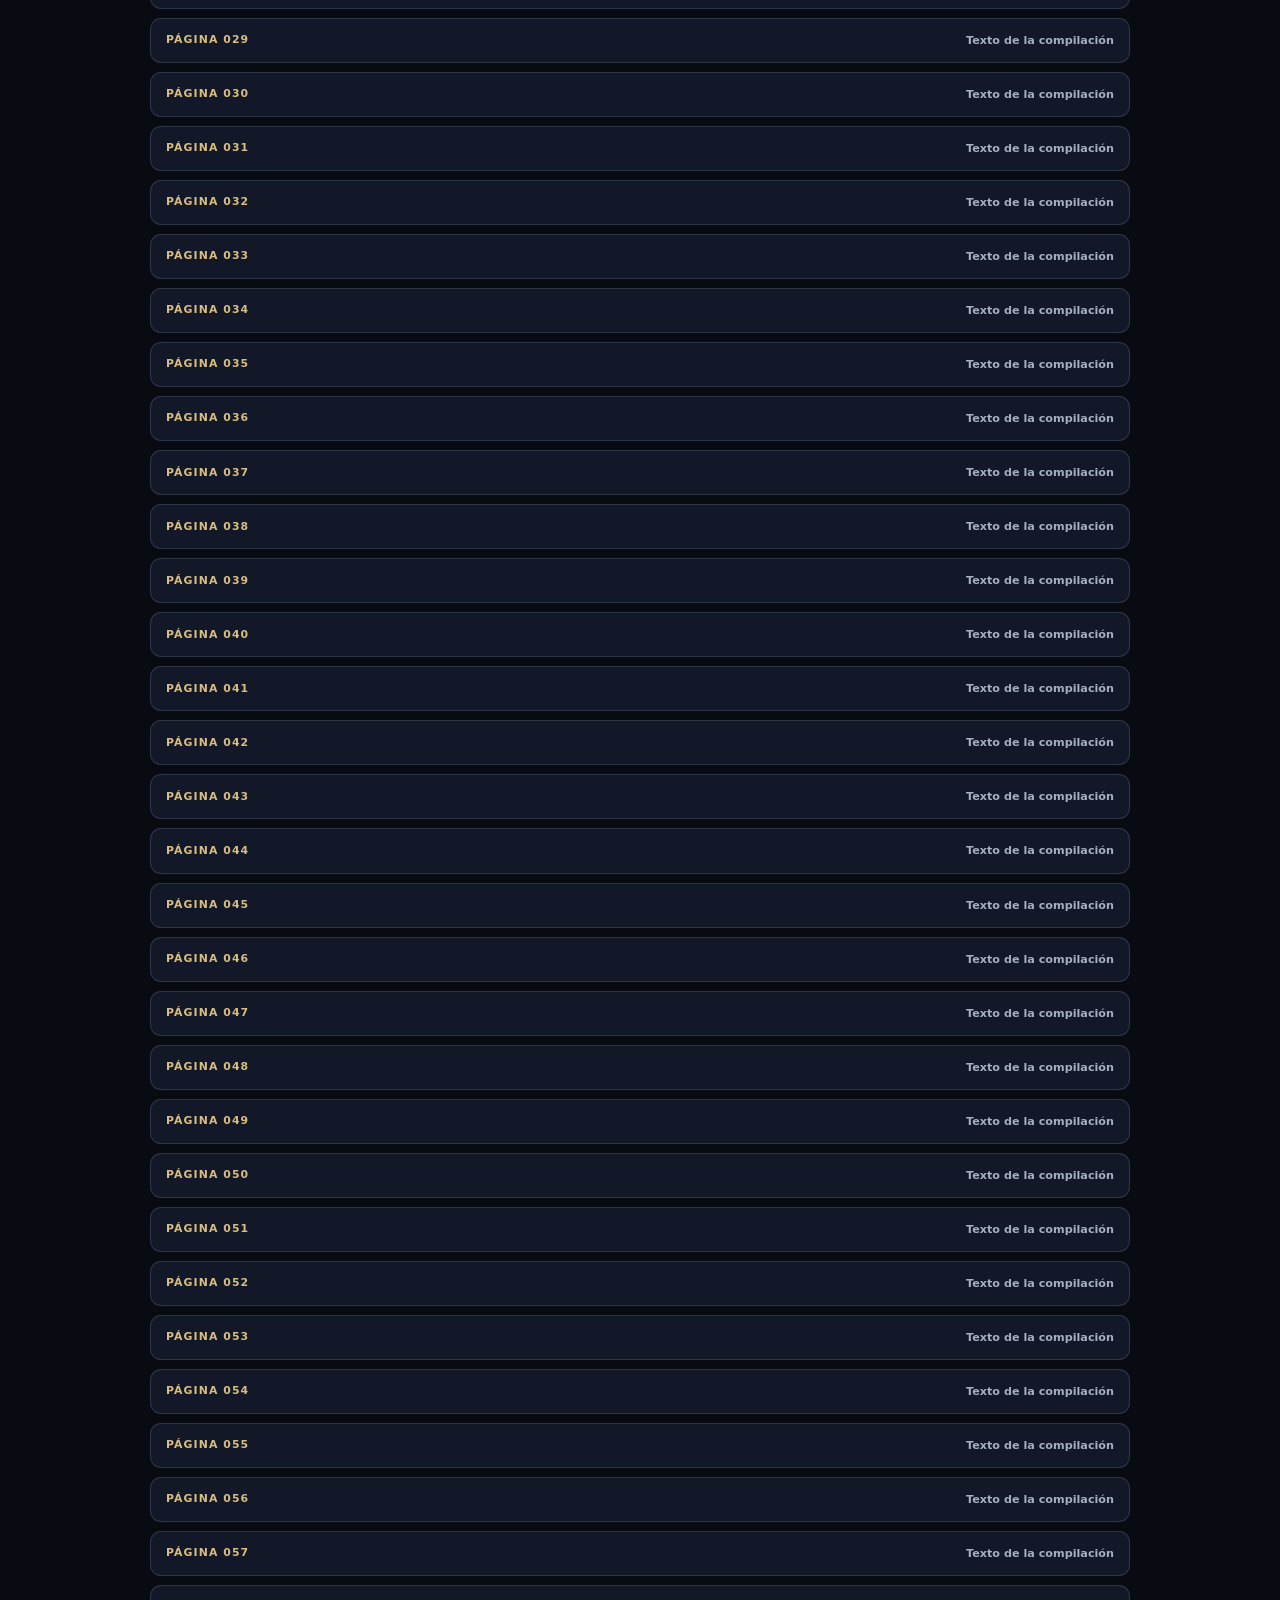
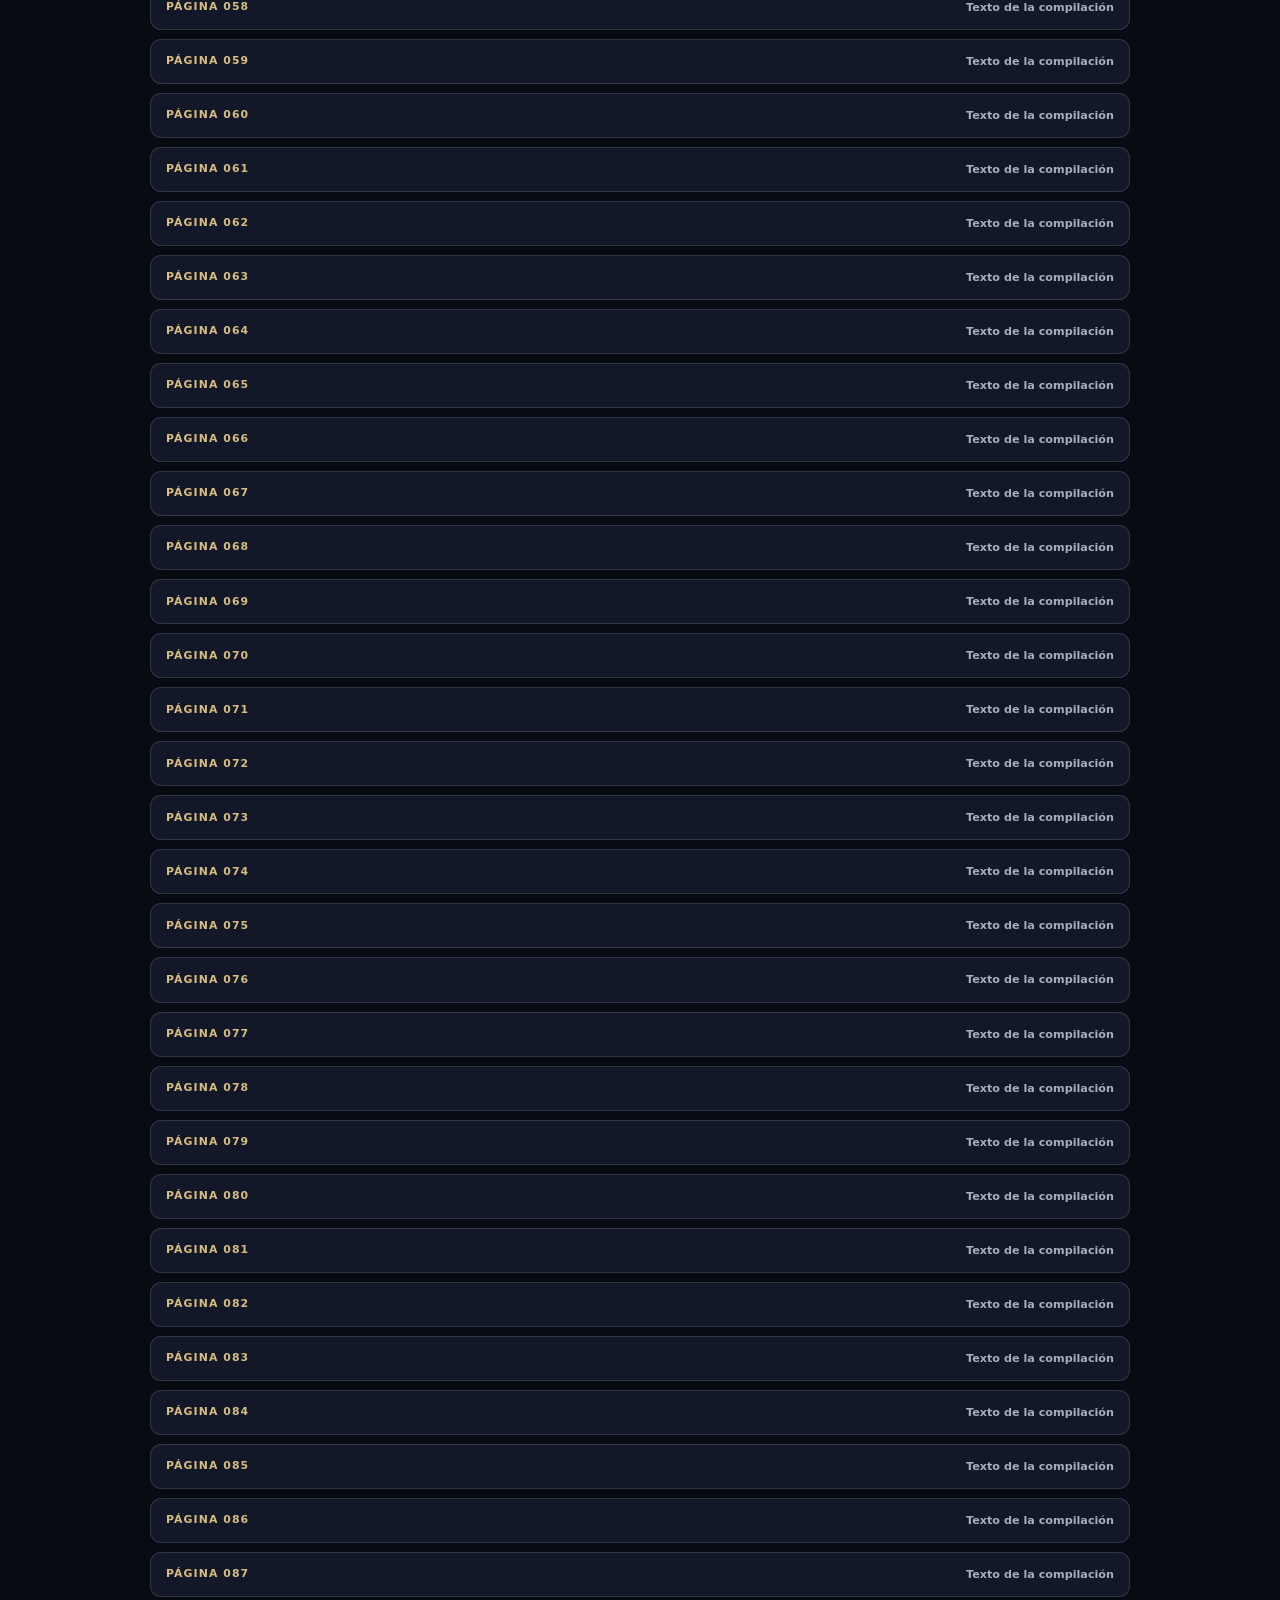
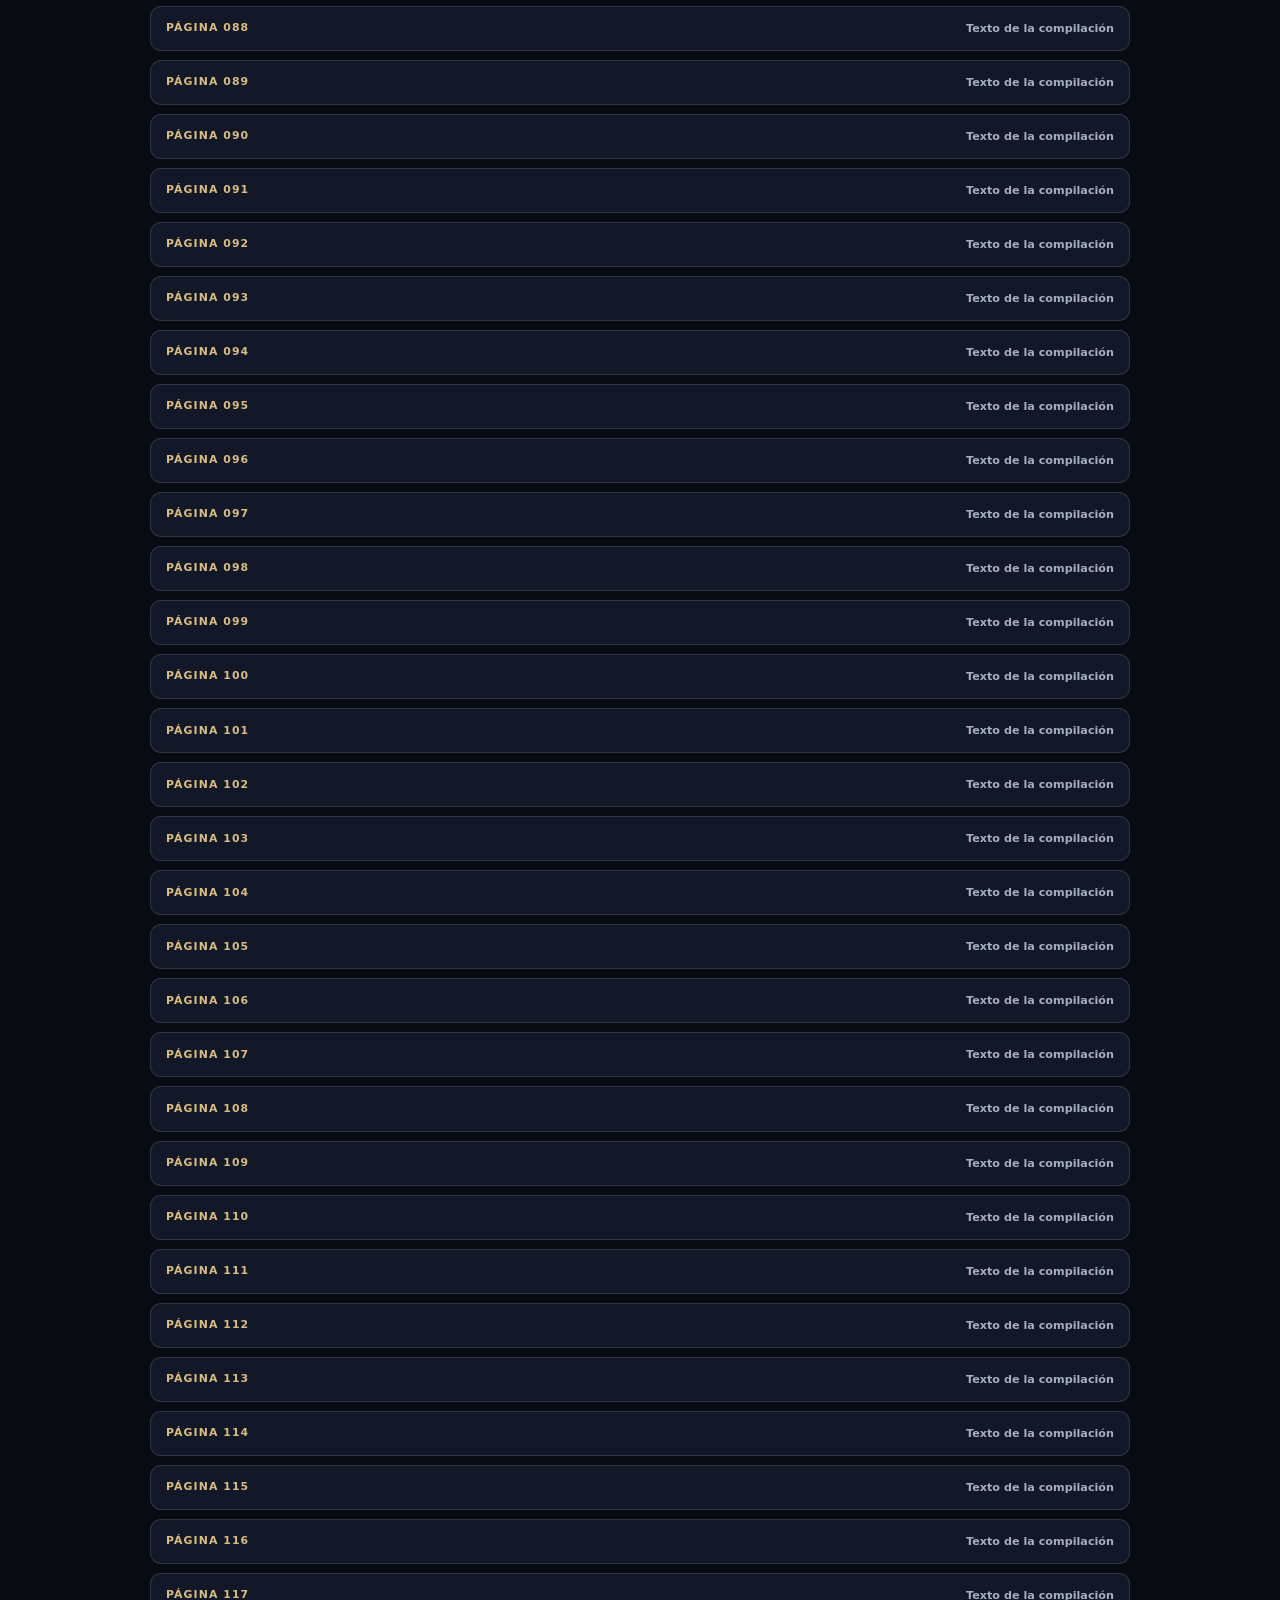
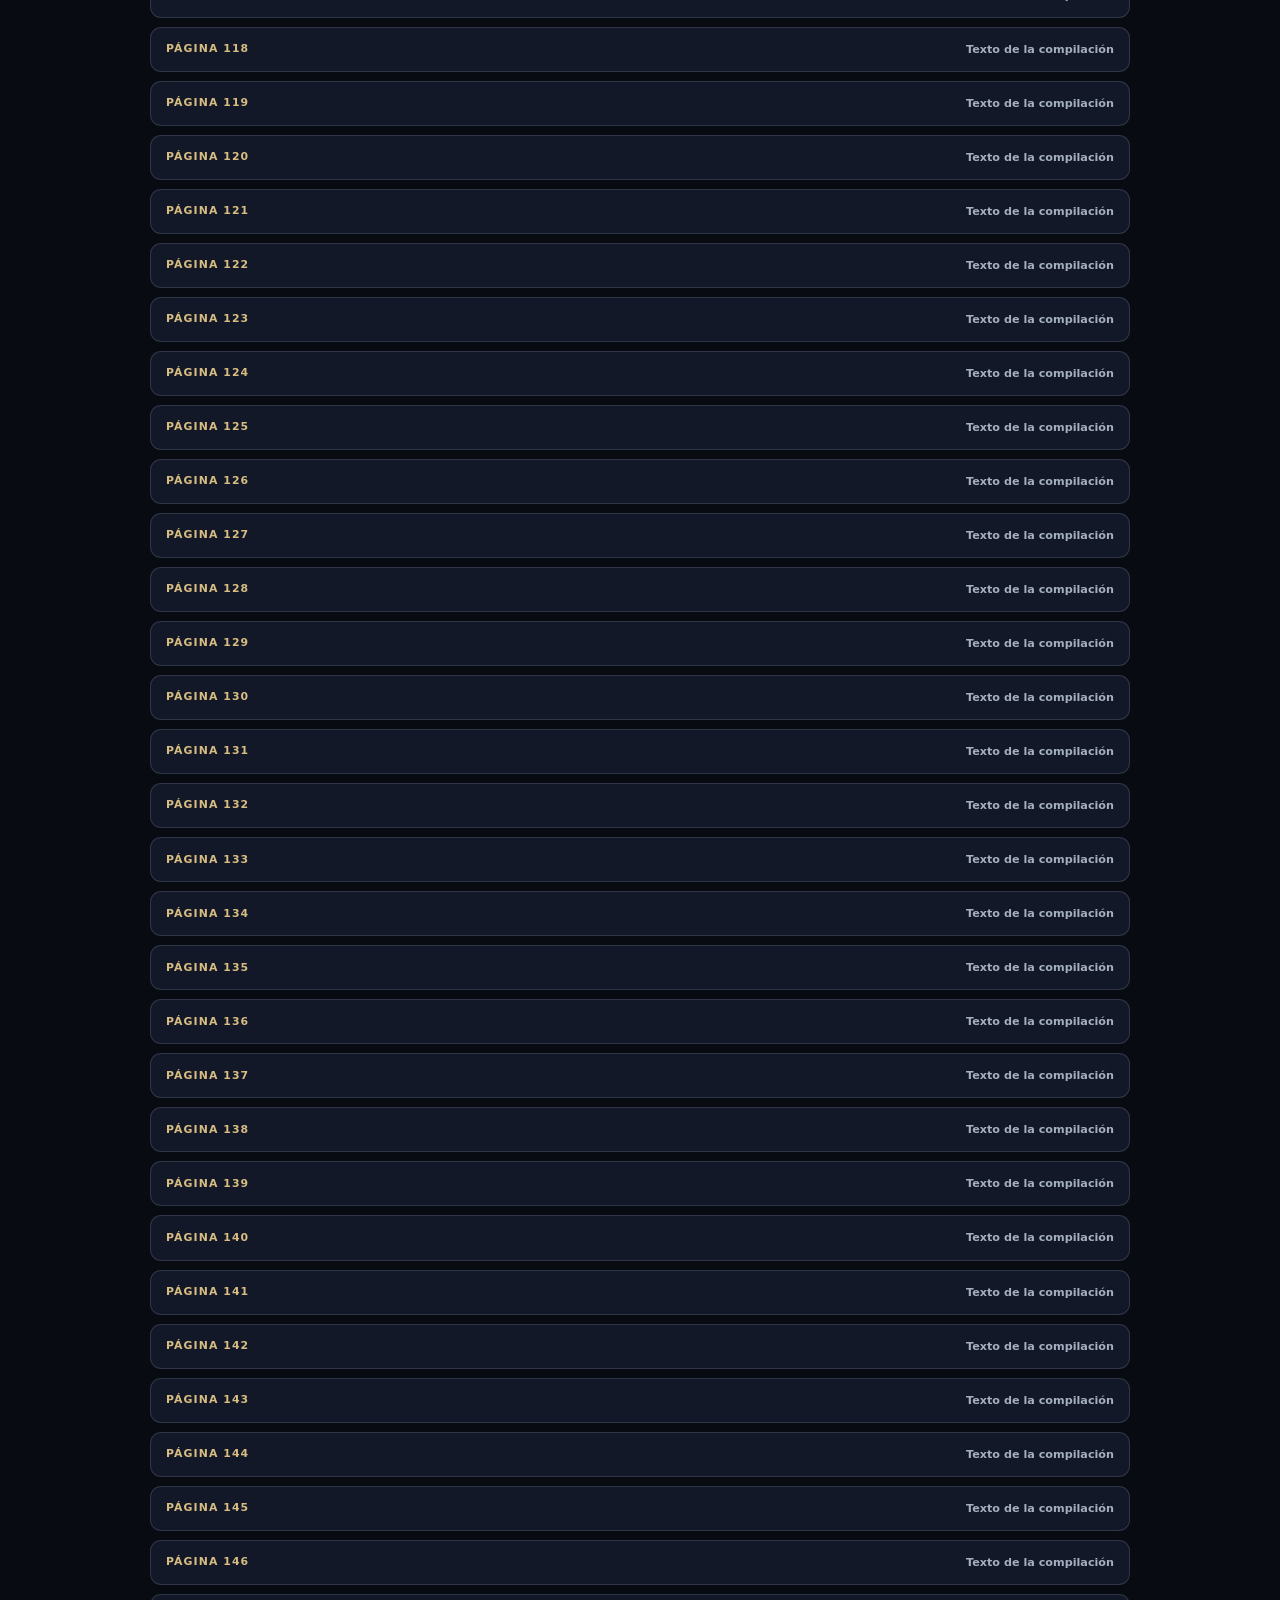
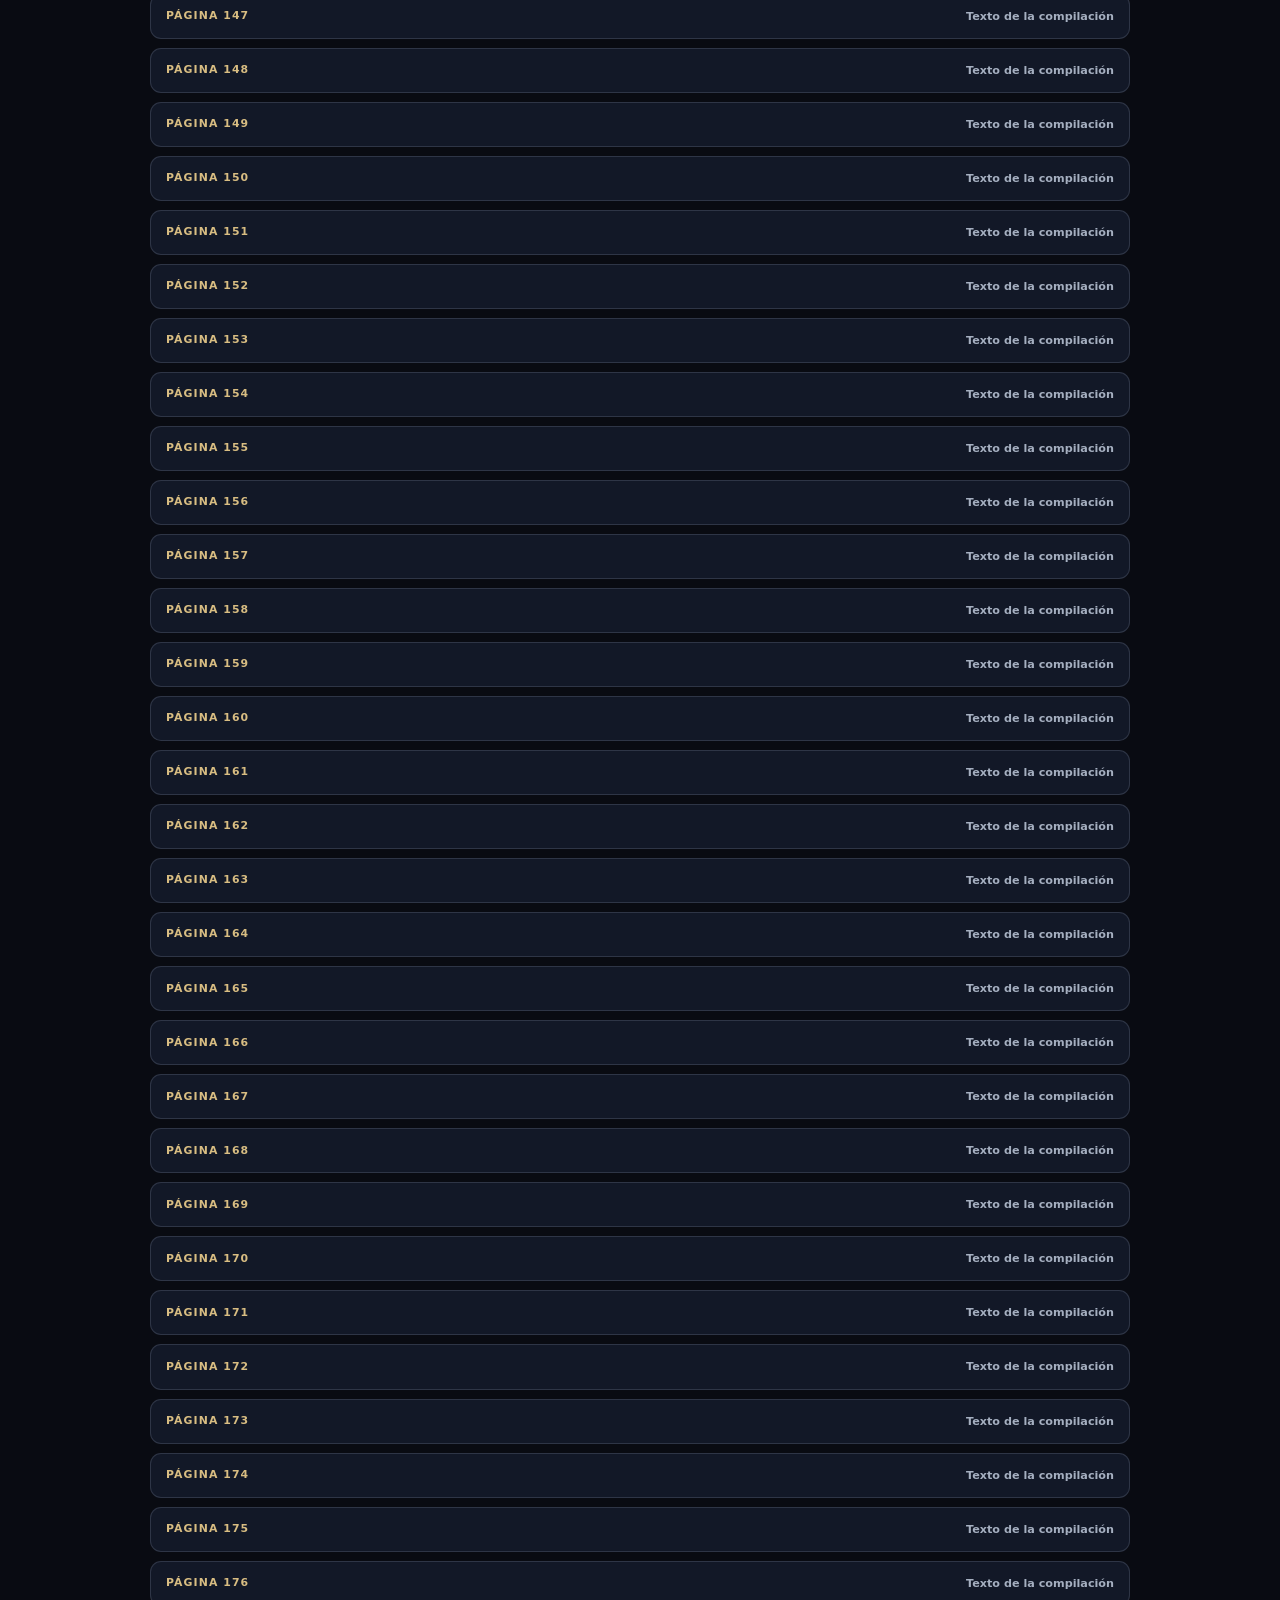
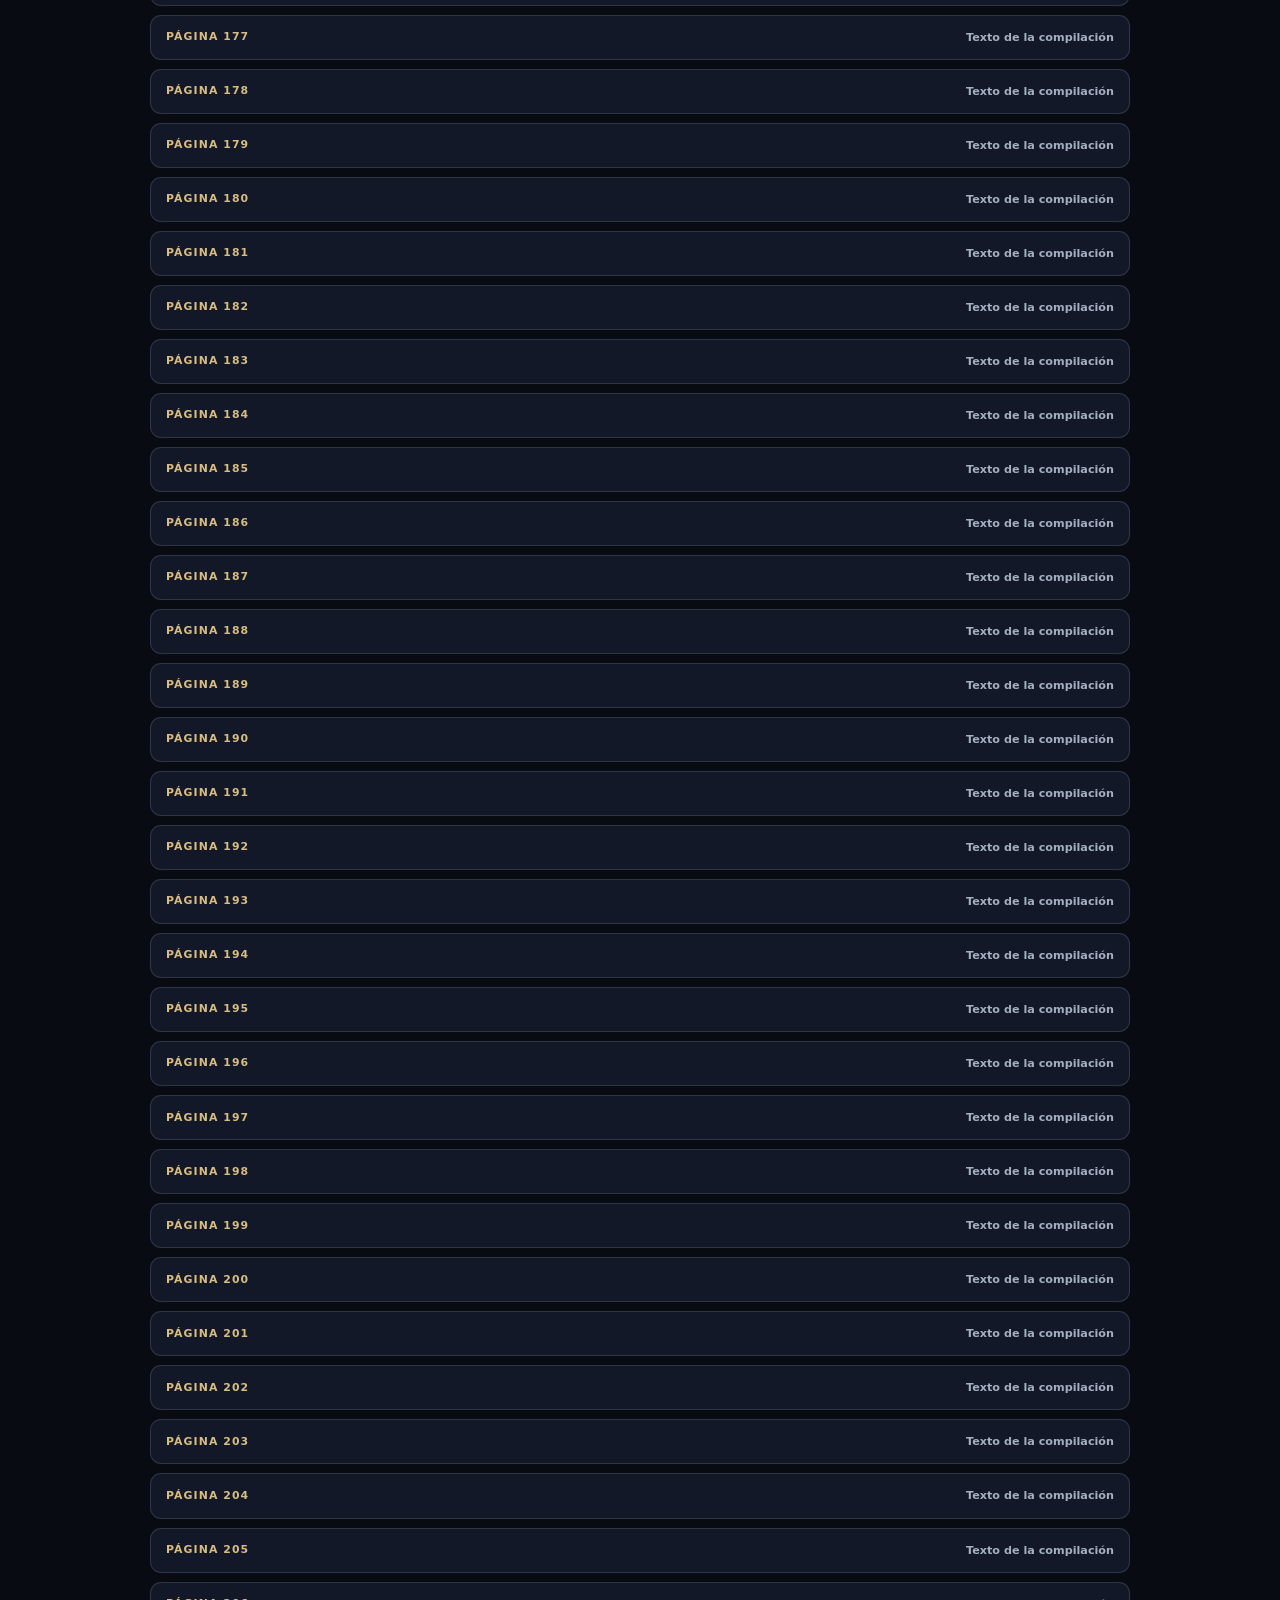
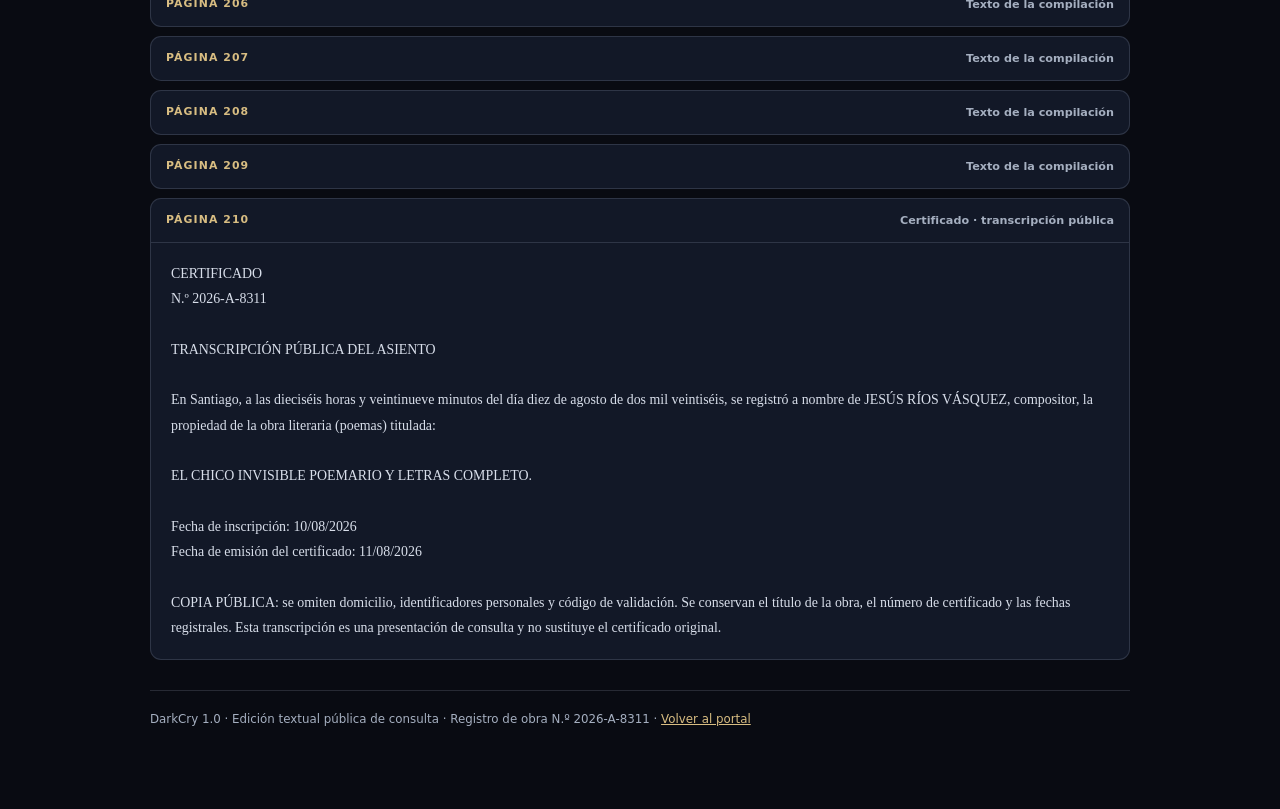
<file: assets/documents/Compilacion-El-Chico-Invisible-Edicion-Textual-Publica.html>
<!doctype html>
<html lang="es">
<head><meta charset="utf-8"><meta name="viewport" content="width=device-width,initial-scale=1"><meta name="theme-color" content="#090b12">
<title>El Chico Invisible — Compilación textual pública | DarkCry 1.0</title>
<style>
:root{color-scheme:dark;--bg:#090b12;--surface:#121827;--line:rgba(190,204,229,.16);--text:#eef1f7;--muted:#a5afc0;--gold:#d8bd82;--rose:#df7c9c}
*{box-sizing:border-box}body{margin:0;background:radial-gradient(circle at 80% 0,rgba(128,99,155,.15),transparent 30rem),var(--bg);color:var(--text);font:16px/1.7 system-ui,sans-serif}
main{width:min(980px,calc(100% - 32px));margin:0 auto;padding:48px 0 80px}a{color:var(--gold)}.top{display:flex;justify-content:space-between;flex-wrap:wrap;gap:12px;margin-bottom:28px}
.top a{text-decoration:none;font-size:.8rem}.eyebrow{color:var(--gold);font-size:.68rem;font-weight:800;letter-spacing:.14em}
h1{font-size:clamp(2rem,6vw,3.4rem);line-height:1.1;letter-spacing:-.05em;margin:10px 0}.lead{color:var(--muted);max-width:760px}
.notice{padding:16px 18px;margin:24px 0;border:1px solid rgba(216,189,130,.27);border-radius:12px;background:rgba(216,189,130,.07);color:#d7dce5;font-size:.84rem}
.toc{padding:18px;border:1px solid var(--line);border-radius:14px;background:var(--surface);margin:22px 0}.toc h2{margin:0 0 8px;font-size:1rem}.toc p{margin:0;color:var(--muted);font-size:.78rem}
.document-page{margin:9px 0;border:1px solid var(--line);border-radius:11px;background:var(--surface);overflow:hidden}
.document-page summary{display:flex;justify-content:space-between;gap:14px;align-items:center;padding:12px 15px;cursor:pointer;color:#dce2eb;font-size:.78rem;font-weight:700;list-style:none}
.document-page summary::-webkit-details-marker{display:none}.document-page summary span:first-child{color:var(--gold);letter-spacing:.1em;font-size:.68rem}.document-page summary span:last-child{color:var(--muted);text-align:right;font-size:.7rem}
.document-page pre{white-space:pre-wrap;overflow-wrap:anywhere;margin:0;padding:18px 20px;border-top:1px solid var(--line);color:#d8deea;font:.87rem/1.82 Georgia,serif}
.footer{margin-top:30px;padding-top:18px;border-top:1px solid var(--line);color:var(--muted);font-size:.74rem}
@media(max-width:620px){main{padding-top:30px}.document-page summary{align-items:flex-start;flex-direction:column;gap:3px}.document-page pre{font-size:.81rem;padding:14px}}
</style></head>
<body><main>
<div class="top"><a href="https://darkcry10.github.io/">← PORTAL DARKCRY 1.0</a><a href="#indice">IR AL ÍNDICE ↓</a></div>
<div class="eyebrow">EDICIÓN DE CONSULTA · TEXTO PÚBLICO</div>
<h1>El Chico Invisible<br><span style="color:var(--rose)">Poemario y Letras Completo</span></h1>
<p class="lead">Edición textual de consulta de la compilación de 210 páginas. Conserva el índice de 169 obras y el texto extraído de los poemas y letras. Las páginas con arte, portadas o elementos gráficos se representan aquí mediante su contenido textual disponible; para la lectura visual, consulta el PDF ilustrado original.</p>
<div class="notice"><strong>Privacidad:</strong> esta edición omite identificadores personales, domicilio y código de validación del certificado. Conserva el número registral 2026-A-8311 y las fechas consignadas. Esta presentación textual no sustituye el certificado original.</div>
<div class="toc" id="indice"><h2>Índice de la compilación</h2><p>Las páginas 2 y 3 contienen el listado numerado de las 169 obras. Abre esas páginas para consultar el índice; cada página restante puede desplegarse de forma independiente.</p></div>
<details class="document-page" open>
  <summary><span>PÁGINA 001</span><span>Portada y registro</span></summary>
  <pre>   REGISTRO DE PROPIEDAD INTELECTUAL


              (Obra literaria/musical)



             Autor: Jesus Rios Vasquez



            Identificador personal omitido en edición pública.



“EL CHICO INVISIBLE POEMARIO Y LETRAS COMPLETO ”</pre>
</details>
<details class="document-page" open>
  <summary><span>PÁGINA 002</span><span>Índice de obras</span></summary>
  <pre>1. Book of faces             49. A word, love
2. System error              50. El Chico invisible
3. Don&#39;t make me go          51. Soy el chico Invisible
4. He Was Older              52. El peor hijo
5. He was much older         53. Soy el peor hijo
6. Find me                   54. Rosas marchitas
7. Little Puppy Need Rest    55. 3:00 AM
8. Easy Way Out              56. Juegos de un niño
9. Caught in the haze        57. Corazon de papel
10. Chains of numbers        58. Agridulce soledad
11. Drowning in Dues         59. I miss the dirt
12. The sound of debt        60. Angel del invierno
13. High interest lonely     61. 11:11
14. Black Tuesday            62. Once once
15. Ring Ring                63. Let you go
16. Pendulum heart           64. Forbidden bite
17. Sugar-Coated Lies        65. Delete My Age
18. These Mirrors            66. Man better be hung
19. Ashes and Goodbye        67. Cream/Pie
20. Kiss and forget          68. Invisible Boy
21. I don&#39;t want             69. Paper Heart
22. In the end               70. Children&#39;s Game
23. Though It Hurts          71. Hide &amp; Seek
24. The Last Call            72. Unseen Brilliance
25. I&#39;m Ok                   73. Bittersweet Loneliness
26. Fallen illusion          74. Disappear
27. Cold Exit                75. Ghost Love
28. Too late, for me         76. Long Nights
29. Crystal logic            77. Withered Roses
30. I don&#39;t want to cry      78. Take me home
31. Paper Vows               79. The Worst Son
32. Síndrome de Sombra       80. My own skin
33. Shattered Life           81. Self love
34. A Bitter Slip            82. Curious for love
35. Don&#39;t call me back       83. Marigold Scent
36. Dwell in the Dark        84. Sickness
37. Chasing Seconds          85. After the shame
38. Tan tarde                86. Moving on
39. Dear AI                  87. Fleeting Warmth
40. Tell me                  88. Fire
41. Echoes in the neon       89. Soul&#39;s fire
42. Memories of Last Party   90. Drenched
43. Poli/Amor                91. The water
44. Searching for light      92. Wake up at 3:00 AM
45. Dead wings               93. The awakening
46. A brand new headache     94. The same awakening
47. Soy tu perro             95. Waking in circles
48. Band-Aids                96. Indifference</pre>
</details>
<details class="document-page" open>
  <summary><span>PÁGINA 003</span><span>Índice de obras</span></summary>
  <pre>97. Blurred view                       134. Wao wao daddy
98. In my tears                        135. Bigger than my
99. More than just letters             136. Lover
100. A hundred lines                   137. Attention
101. Angel in disguise                 138. Razor heart
102. S.O.S                             139. Broken doll
103. When I&#39;m gone                     140. The rusty shell
104. I&#39;m Sorry                         141. Corpse party
105. Find me in every tree             142. I don&#39;t wanna know
106. I&#39;m down                          143. Poltergeist
107. Erase You                         144. ADDICTED
108. Run from home                     145. Immaculate prison
109. Lonely nights                     146. The way you made me
110. Bitter Fumes                      147. Seed of my own hell
111. Lost                              148. Lenses
112. Lost in the city                  149. Armor
113. Fleeting Nights                   150. Runaway
114. Just for tonight                  151. Broke down
115. Broken                            152. Sunglasses at midnight
116. Midnight steps                    153. Fog and conformity
117. Hotel bed                         154. Hidden fire
118. Walking through the blue Street   155. Ashes of my own hell
119. ¡Oh my!                           156. Dante&#39;s inferno PT 1 &quot;Mommy tell
120. ¡Oh more!                         me&quot;
121. ¡Oh ah!/Tonight                   157. Dante&#39;s inferno PT 2 &quot;fall&quot;
122. Go go                             158. On my own
123. Come &amp; Go                         159. Bla bla bla
124. I like so much                    160. Rose-Colored glasses
125. Grays pants                       161. Drive
126. Más/AG                            162. I&#39;M BAD, SO BAD
127. Double Trouble                    163. High, Stay
128. Grrr grrr                         164. The ruler
129. Married dared                     165. Back to bad
130. In your car                       166. Under my thumb
131. More/Dame más                     167. Nopor Queen
132. Another                           168. Algorithm
133. Miau miau                         169. Marigold tears</pre>
</details>
<details class="document-page">
  <summary><span>PÁGINA 004</span><span>Texto de la compilación</span></summary>
  <pre>Book of faces:
Is anybody out there?
Is anyone listening?
Or is it just the echo...

Sitting alone on this faded couch,
staring at a screen with a taste in my mouth.
Like flavorless gum at the end of the night,
the sound of the pain is beginning to bite.
The ghosts of the past are coming alive,
locked in the system where I can&#39;t survive.

Who gave you the power to act like a king?
To wipe out my world and to tear off my wings?
I did nothing wrong, so why do you hate?
Why won&#39;t you just let me accept my own fate?
Your book of faces has written my end,
and now I’m a ghost to every single friend.

For a tiny mistake from three years ago,
you decided to cancel and shut down my show.
A hundred sweet souls waiting right on the line,
are paying the price for a shadow of mine.
Who do you think you are to decree,
that nobody else can listen to me?

Who gave you the power to act like a king?
To wipe out my world and to tear off my wings?
I did nothing wrong, so why do you hate?
Why won&#39;t you just let me accept my own fate?
Your book of faces has written my end,
and now I’m a ghost to every single friend.

Stuck on the sofa, just wanting to cry,
knowing you don&#39;t care if I live or I die.
Right when I chose to fix everything up,
you poisoned the water and shattered my cup.
You shut down my voice, you locked up the gate,
an invisible judge with a delayed decree of hate.
Who gave you the power to act like a king?
To wipe out my world and to tear off my wings?
I did nothing wrong, so why do you hate?
Why won&#39;t you just let me accept my own fate?
Your book of faces has written my end,
and now I’m a ghost to every single friend.

Oh, book of faces, tell me why...
You took the control and you left me to dry?</pre>
</details>
<details class="document-page">
  <summary><span>PÁGINA 005</span><span>Texto de la compilación</span></summary>
  <pre>Do you want me to cry for you night after night?
I won&#39;t give you the pleasure of quitting the fight.
I&#39;ll scream it out loud, the blame is all yours,
you lock all the windows and close all the doors.
But you haven&#39;t left me without options.

Who gave you the power to act like a king?
I did nothing wrong, so why are you so mean?
Why was my profile erased from your screen?
Your book of faces has written my end,
but my voice is a wire you can&#39;t hope to bend.

You want me silenced, isn&#39;t it cruel?
Breaking the spirit to follow a rule.
But I&#39;m still here... behind the machine.
Is anybody out there?

System error:
Is anybody listening to this echoing pain?
The sound of the hatred caught in the rain?
This whole situation is bringing me down,
like flavorless gum that I chew with a frown.

I just blew the dust off an old, hidden door,
a ghost of an account I wasn&#39;t using no more.
And the heavy consequences of a locked-away past,
came crashing down on me, moving too fast.
If I haven&#39;t done anything wrong today,
Why did you leave me to fade away?

I didn&#39;t want to, but you forced my hand.
Who let you be a tyrant and ruin my plans?
If I did nothing wrong, why are you so cold?
Why won&#39;t you let my own story unfold?
For a mistake from three years or so back,
you’ve chosen to wipe me and fade into black.
Tell me, who do you think you are to decree,
that people can no longer listen to me?

It’s a delayed sentence you threw in my face,
an algorithm judge that erased my whole space.
It isn&#39;t just me who is taking the fall,
you dragged someone else to the other side of the wall.
An invisible world, and more than a hundred besides,
erased in a second where logic divides.

I didn&#39;t want to, but you forced my hand.
Who let you be a tyrant and ruin my plans?</pre>
</details>
<details class="document-page">
  <summary><span>PÁGINA 006</span><span>Texto de la compilación</span></summary>
  <pre>If I did nothing wrong, why are you so cold?
Why won&#39;t you let my own story unfold?
For a mistake from three years or so back,
you’ve chosen to wipe me and fade into black.
Tell me, who do you think you are to decree,
that people can no longer listen to me?

The whole situation is complex and rough,
lying down on my couch, feeling I&#39;ve had enough.
Right when I decided to do things so right,
you took away the colors and turned off the light.
Do you even know how it feels in my chest,
knowing you ignore the weight of my test?

I didn&#39;t want to, but you forced my hand.
Who let you be a tyrant and ruin my plans?
If I did nothing wrong, why are you so cold?
Why won&#39;t you let my own story unfold?
For a mistake from three years or so back,
you’ve chosen to wipe me and fade into black.
Tell me, who do you think you are to decree,
that people can no longer listen to me?

Oh face book, face book... Tell me why?
You took all control and you left me to cry.
Do you want me weeping right here at your feet?
That&#39;s something I won&#39;t do in this dead-end street.

I&#39;ll say it out loud, the blame is all yours.
(Face book, tell me why you close doors?)
You always make the choices, you play the god game,
but I still have options, I won&#39;t drown in shame.

I wasn&#39;t going to do it, you made the call.
Who let you be arbitrary and build up this wall?
If I did nothing, why are you so mean?
Why did you delete my profile from the screen?
For a tiny mistake, and nothing more,
you simply decided to settle the score (erase me).
Tell me, who do you think you are to decree,
that people can no longer listen to me?

Don&#39;t you see it&#39;s cruel?
You want me silenced, just playing the fool.
But my given options don&#39;t die in this space...
There&#39;s still a whole world that is taking my place.
(Is anybody listening?)</pre>
</details>
<details class="document-page">
  <summary><span>PÁGINA 007</span><span>Texto de la compilación</span></summary>
  <pre>Don&#39;t make me go:
I missed you so, oh, how I cried for you,
you left me alone when I needed a home.
I wept and I wept, softly whispering your name,
while hitting my head on the floor all alone.

You weren&#39;t him, but you offered the warmth
that I always wanted, the peace that I sought.
I always knew it might not be the best,
but to fly from that hell, it was the safety I bought.

Give me the warmth inside your embrace
that only someone older could ever provide.
Give me some love in your kiss, just a taste,
&#39;cause that&#39;s all I wanted to keep deep inside.

Give me a little, just a tiny part
of the affection she never could show.
No more screams in the dark, I don&#39;t want a broken heart,
So please, can I stay tonight? Don&#39;t make me go.

It hurt me so bad, it cut to the bone,
I wasn&#39;t used to it, but I guessed back then...
If love comes with pain when you feel alone,
I should bear it for you again and again.

Watching the autumn, the leaves as they fall,
feeling for a moment... pleasure, I think?
I guess love is like this, the price of it all,
or maybe I&#39;m just too young on the brink.

Give me the warmth inside your embrace
that only someone older could ever provide.
Give me some love in your kiss, just a taste,
&#39;cause that&#39;s all I wanted to keep deep inside.

Give me a little, just a tiny part
of the affection she never could show.
No more screams in the dark, I don&#39;t want a broken heart,
So please, can I stay tonight? Don&#39;t make me go.

If you touch my skin, will it be something good?
If I let you do whatever you please...
If you hold me close, will I be understood?
But sometimes I feel like your prey on my knees.

I&#39;m so far from home, so far from that room
where she tears my soul into pieces and dust.</pre>
</details>
<details class="document-page">
  <summary><span>PÁGINA 008</span><span>Texto de la compilación</span></summary>
  <pre>I am not afraid, I ran from the gloom,
but other kids don&#39;t have to trade fear for trust.

Yet with you I feel happy, I feel alive,
everything I lost when I hit the cold floor...
When my hands turned purple, trying to survive,
with swollen eyes and a dry tongue at the door.

Give me the warmth inside your embrace
that only someone older could ever provide.
Give me some love in your kiss, just a taste,
&#39;cause that&#39;s all I wanted to keep deep inside.

Give me a little, just a tiny part
of the affection she never could show.
No more screams in the dark, I don&#39;t want a broken heart,
So please, can I stay tonight? Don&#39;t make me go.

Sometimes I feel like I didn&#39;t play enough,
I didn&#39;t run through the park like they did.
Sealing my fate in an embrace so rough,
growing up too fast for a lonely kid.

Please... please tell me I won&#39;t regret this line,
tell me you won&#39;t leave me the way that he blew...
I would forgive anything, any sign,
just to not be left alone, to not lose you.

Give me the warmth inside your embrace
that only someone older could ever provide.
Give me some love in your kiss, just a taste,
&#39;cause that&#39;s all I wanted to keep deep inside.

Give me a little, just a tiny part
of the affection she never could show.
No more screams in the dark, I don&#39;t want a broken heart,
So please, can I stay tonight? Don&#39;t make me go.

Please, I&#39;ll give it all, I&#39;ll pay the price,
I&#39;ll give everything so you stay with me.
Don&#39;t leave me behind like he did in the ice,
my heart is breaking, my soul screams to be free...

Father...

He Was Older:
In the daylight, I wandered through the crowd
Searching for a love that felt profound</pre>
</details>
<details class="document-page">
  <summary><span>PÁGINA 009</span><span>Texto de la compilación</span></summary>
  <pre>A hand to hold, a heart to call my own
Under the stars, I felt so all alone

Just one soul to hear my silent cries
He was older, but he made me feel alive
In a world where no one cared to dive
He held my dreams, whispered soft and sweet
Gave me warmth when the night felt complete

Nights grew cold, my heart it yearned to feel
Where no one listened, he became my shield
With his safety, each minute felt so right
A tender escape from a desperate night

Promises whispered under soft moonlight
He was older, but he made me feel alive
In a world where no one cared to dive
He held my dreams, whispered soft and sweet
Gave me warmth when the night felt complete

He was older, but he made me feel alive
In a world where no one cared to dive
He held my dreams, whispered soft and sweet
Gave me warmth when the night felt complete

He was much older:
Ooh, ah
Looking for light in the dark...

I searched in the daylight for someone to care,
Looking for arms that would actually be there.
On a cold lonely night with nobody around,
I prayed for a love that would keep me aground.

He was much older, but gave me his love,
The kind that my parents had robbed me of.
He was much older, but swore he would stay,
And keep all the monsters of midnight away.

Mother and father were never around,
Nobody cared where I went or was bound.
I stepped in the shadows, hoping to find,
Someone who treasured the thoughts in my mind.

He was much older, but gave me his love,
The kind that my parents had robbed me of.
He was much older, but swore he would stay,
And keep all the monsters of midnight away.</pre>
</details>
<details class="document-page">
  <summary><span>PÁGINA 010</span><span>Texto de la compilación</span></summary>
  <pre>The empty abyss that I carried inside,
The love that my family always denied.
He held my hand tightly and led me away,
To somewhere I thought I was wanted to stay.
And my parents were blind as I wandered the street,
Finding a stranger to make me complete.

He was much older, but gave me his love,
The kind that my parents had robbed me of.
He was much older, but swore he would stay,
And keep all the monsters of midnight away.

He carried me down to the edge of his bed...
&quot;I want to do something, be quiet,&quot; he said.
A secret in darkness, a silent tear shed.
A secret in darkness... my innocence bled.

Find me:
And if one day when you wake up, I no longer wake up next to you
When such an exquisite noise stops to break your heart in two
I wish I could tell you before it could ever be true
When the night feels cold and long, remember me within your song
In every corner of your mind, our love forever intertwined

Look for me in every tree or just plant a seed between the marble walls or in the sand where
we used to breathe
Find me in the sunset&#39;s glow, a memory that won&#39;t let go

When the night feels cold and long, remember me within your song
In every corner of your mind, our love forever intertwined

Though the silence speaks of pain, I&#39;ll love you through the rain
Though the silence speaks of pain, I&#39;ll love you through the rain

When the night feels cold and long, remember me within your song
In every corner of your mind, our love forever intertwined
Though the silence speaks of pain, I&#39;ll love you through the rain
Though the silence speaks of pain, I&#39;ll love you through the rain

Little Puppy Need Rest:
It’s been a long day, I know it’s true,
The weight of the world is heavy on you.
Sometimes you feel like you’re fading from sight,
But I’m here listening, through the long night.

My little puppy, you need some rest,
Lean on my shoulder, put your heart to the test.</pre>
</details>
<details class="document-page">
  <summary><span>PÁGINA 011</span><span>Texto de la compilación</span></summary>
  <pre>I can’t give you everything, I wish that I could,
But I hear your frustration, and it&#39;s understood.
Little puppy, it’s time to sleep now,
I’ll share what I have, just tell me how.

You’re tired of smiling, of playing the part,
While the noise of the day is tearing your heart.
The lights are too bright, the world is too loud,
You feel so alone in the middle of a crowd.

My little puppy, you need some rest,
Lean on my shoulder, put your heart to the test.
I can’t give you everything, I wish that I could,
But I hear your frustration, and it&#39;s understood.

Your feelings aren&#39;t burdens, don&#39;t carry that cross,
I’ll help you find light in the middle of loss.
The strangers out there, they judge and they claim,
But here in my arms, there’s no guilt and no shame.

My little puppy, you need some rest,
Lean on my shoulder, put your heart to the test.
I can’t give you everything, I wish that I could,
But I hear your frustration, and it&#39;s understood.

I know that your mind is a different place,
You’re not being cruel, you just need some space.
Your brain gets so weary, it’s not like the rest,
You bear it like an adult, doing your best.
But even the strongest need to let go,
And find a soft place where the quiet can grow.

My little puppy, just close your eyes,
Beneath the soft stars and the velvet skies.
I can’t give you everything, this I confess,
But I’ll give you my heart, and a moment of rest.

You are so precious, I’ll show you your worth,
The kindest soul that I’ve found on this earth.
Just rest now, little one...
I’ll understand you.

Easy Way Out:
Paint on these walls
Same shade as my fear
Clock on the table
Chewing through the year
Cold in my bones</pre>
</details>
<details class="document-page">
  <summary><span>PÁGINA 012</span><span>Texto de la compilación</span></summary>
  <pre>Though the heater hums
Smile in the mirror
But it never comes

If the easy way out is a door
I’m standing here with shaking hands
Tracing every crack in the floor
Like a map I don’t understand
I don’t wanna go
I don’t wanna stay
Someone pull me out
Of this halfway place

Voices in vents
Argue through the night
I stare at the ceiling
Searching for a light
Hatred runs thin
Like frost on the glass
At myself
At this town
At the time that passed

If the easy way out is a door
I’m standing here with shaking hands
Tracing every crack in the floor
Like a map I don’t understand
I don’t wanna go
I don’t wanna stay
Someone pull me out
Of this halfway place

I write little prayers
On the back of receipts
Fold them like birds
But they never leave
How do you call
For help that you fear?
I’m begging for someone
To keep me here

If the easy way out is a door
Please tell me it’s locked tonight
Sit with me here on the floor
’til the dark runs out of fight
I don’t wanna go
I don’t wanna stay
Someone pull me back</pre>
</details>
<details class="document-page">
  <summary><span>PÁGINA 013</span><span>Texto de la compilación</span></summary>
  <pre>From the edge of that way
Someone pull me back
From the easy way out

Caught in the haze:
I wake up every morning feeling heavy,
Counting all the pennies that are fading slowly,
The weight of all my worries is a shadow on my heart
I just want to escape, let my dreams take part

But the clock keeps ticking, no relief in sight
Living life in shades of gray, I&#39;m losing the light

I don&#39;t want to be anywhere, just drifting through the haze
These worries weigh me down, they linger in a daze
Caught between the shadows, searching for a way
Financial chains around me, oh, they won&#39;t sway

Bills piled high like mountains, I can&#39;t breathe
Every late night thought, it&#39;s all that I conceive
Wishing for a break, just a moment to unwind
But the fear of falling back keeps haunting my mind

I&#39;m trapped in this cycle, can&#39;t get away
Wishing on a star just to find a brighter day

I don&#39;t want to be anywhere, just drifting through the haze
These worries weigh me down, they linger in a daze
Caught between the shadows, searching for a way
Financial chains around me, oh, they won&#39;t away

I&#39;m tired and I&#39;m weary, but I&#39;ll find my way
Through the dark and doubts, I still hope for day

Chains of numbers:
Escaping memory
Where will I ever go
When everything feels like a bad tale, a path I don&#39;t know

Waiting for the bus in the grey rain
Drenched from head to toe, my soul feels pain
My fingers frozen, cool thoughts without end
I wish I could run to a place where they won&#39;t find me again

The numbers are chains now, a fear I can&#39;t dismiss
They treated me like a criminal, misunderstanding my bliss
Try and accept it, never the best I confess
I feel inept for the foolish self then I once embraced</pre>
</details>
<details class="document-page">
  <summary><span>PÁGINA 014</span><span>Texto de la compilación</span></summary>
  <pre>Foolish faith I once possessed
Sun hasn&#39;t risen and I&#39;m already out in the city&#39;s dread
It&#39;s just drizzling, a dampness that seeps into my head
Sometimes I wish I wouldn&#39;t wake in this reality
But the world insists that my sanity is freeing

My broken phone, a mirror of my inner state
Everything falling apart, a sad, faded error
I drown in silence, wanting to scream, feeling hate
Like every adult, my voice becomes a terror
The numbers are chains now, a fear I can&#39;t dismiss
They treated me like a criminal, misunderstanding my bliss
Try and accept it, never the best I confess
I feel inept for the foolish self then I once embraced

Foolish faith I once possessed

The signs on TV, a cruel, mocking gleam
Smile, nothing&#39;s wrong, they make my tears flow
My heart at the edge, beneath this fragile dream
When I lie alone in bed with no comfort to know
The TV off brings a fleeting peace to me
Silence in my head is all I long to find
Bad for every bill, what else can there be?
My goals grow distant, my desires unwind

The numbers are chains now, a fear I can&#39;t dismiss
They treated me like a criminal, misunderstanding my bliss
Try and accept it, never the best I confess
I feel inept for the foolish self then I once embraced

Noise so much noise, my ears might really bleed
I say it&#39;s so easy, why is it for me so bleak?
Tests rise like water, choking me to the truth
I work without rest, and the future&#39;s won&#39;t flow
Money, money, for God&#39;s sake, why do I lack?
It&#39;s not that I wanted, I just want to survive this track
I earn it and it vanishes with the winter cold
Again and again until dust covers the old

Drowning in Dues:
I see the zeroes on the screen,
A number that just feels unclean.
A mirage, a cruel routine,
A distant ache that&#39;s in between.
The paycheck comes, a fleeting grace,
A cascade of cash I can&#39;t embrace,</pre>
</details>
<details class="document-page">
  <summary><span>PÁGINA 015</span><span>Texto de la compilación</span></summary>
  <pre>And there&#39;s no one here to feel my place,
Just the vanishing act without a trace.

And I&#39;m drowning in dues,
A Phantom I choose.
A ghost inside my very room,
Watching all my money bloom
Just to vanish into empty gloom.
The world is in my hand&#39;s embrace,
But my hands are tied without a space.
Living in a loop that has no end,
A prisoner with nothing left to spend.

I stare outside at the big bright town,
The coffee shops that weigh me down.
Distant laughter, a paper crown,
A lonely wish that&#39;s all my own.
My credit card&#39;s a monster&#39;s gentle hold,
A whisper asking for more of old.
And every purchase, a story sold,
Another brick in a wall of cold.

And I&#39;m drowning in dues,
A Phantom I choose.
A ghost inside my very room,
Watching all my money bloom
Just to vanish into empty gloom.
The world is in my hand&#39;s embrace,
But my hands are tied without a space.
Living in a loop that has no end,
A prisoner with nothing left to spend.

Sometimes I dream of a road to find,
A sunset I can leave behind.
But the debt clock&#39;s ticking inside my mind,
And it wakes me up to a different kind.
This house of cards is all my own,
And the only way out is a river&#39;s moan,
That carries the past to the great unknown,
While the future just leaves me here alone.

And I&#39;m drowning in dues,
A Phantom I choose.
A ghost inside my very room,
Watching all my money bloom
Just to vanish into empty gloom.
The world is in my hand&#39;s embrace,
But my hands are tied without a space.</pre>
</details>
<details class="document-page">
  <summary><span>PÁGINA 016</span><span>Texto de la compilación</span></summary>
  <pre>Living in a loop that has no end,
A prisoner with nothing left to spend.

And I&#39;m drowning in dues,
A Phantom I choose.
A ghost inside my very room,
Watching all my money bloom
Just to vanish into empty gloom.
The world is in my hand&#39;s embrace,
But my hands are tied without a space.
Living in a loop that has no end,
A prisoner with nothing left to spend.

A sigh.
Not mine.
Just another month...
It fades...
The echo dies.

The sound of debt:
Running from my memories, but there’s no place to go,
A broken fairy tale where the exits never show.
Waiting at the bus stop, soaking wet from head to toe,
With my soul turning to ice and thoughts that hit so low.

The sun is still hiding but I’m already outside,
The rain is just a ghost with nowhere left to hide.
My phone screen is shattered, I can&#39;t afford the fix,
Just like every part of me that’s falling in the mix.

I wake up in the morning and I just want to run,
To a place where I’m a stranger, where I’m not the only one.
‘Cause the numbers in the red are the only thing I fear,
They treat me like a criminal for just being here.
I try and I accept it, I was never meant to win,
I feel like such a fool for the skin that I am in.

Commercials on the screen tell me &quot;don&#39;t give up the fight,&quot;
While I’m counting every penny in the middle of the night.
I stare at the TV when it’s off and feel okay,
I wish my mind was silent in that same empty way.

I wake up in the morning and I just want to run,
To a place where I’m a stranger, where I’m not the only one.
‘Cause the numbers in the red are the only thing I fear,
They treat me like a criminal for just being here.
I try and I accept it, I was never meant to win,
I feel like such a fool for the skin that I am in.</pre>
</details>
<details class="document-page">
  <summary><span>PÁGINA 017</span><span>Texto de la compilación</span></summary>
  <pre>Noise, noise, so much noise... does the money have a voice?
‘Cause it’s screaming in my ear and it’s stealing every choice.
The water’s at my neck and the debts are rising high,
And everything I earn isn’t enough to get me by.

I wake up in the morning and I just want to run!
Away from all these numbers, under a black sun.
I try and I accept it, I was never meant to win,
A fool for believing I could wash away the sin.

Money, oh God, it’s a need, not a greed...
Working &#39;til the dark just to sow a hollow seed.
Everything I make is gone with the wind.
Just the noise...
So much noise.

High interest lonely:
I wake up with a pounding in my brain,
Searching for a truth I can’t explain.
Fate is playing games and I’m losing the bet,
Drowning in a pain I haven’t mastered yet.

Stop swallowing my life, stop eating my gold,
I curse this plastic card and the lies I was told.
I’m done with the insomnia, the weight of the night,
I just want a second where I feel alright.
Stop biting through my mind, through my sanity,
These interest rates are killing every part of me.
I swear I’m at the edge, I’ve given my all,
But the calendar demands I stay for the fall.

I look at the mirror and tell myself &quot;yes,&quot;
Hard work is the key to escaping this mess.
But I’m still stuck here, frozen in place,
A ghost in the middle of a never-ending race.

Stop swallowing my life, stop eating my gold,
I curse this plastic card and the lies I was told.
I’m done with the insomnia, the weight of the night,
I just want a second where I feel alright.
Stop biting through my mind, through my sanity,
These interest rates are killing every part of me.
I swear I’m at the edge, I’ve given my all,
But the calendar demands I stay for the fall.

Mom said &quot;get a degree to be someone, my dear,&quot;
But the classroom was silenced by hunger and fear.</pre>
</details>
<details class="document-page">
  <summary><span>PÁGINA 018</span><span>Texto de la compilación</span></summary>
  <pre>I worked just to live, but I died on the clock,
Every door that I find has a heavy-duty lock.

Stop swallowing my life, stop eating my gold,
I curse this plastic card and the lies I was told.
I’m done with the insomnia, the weight of the night,
I just want a second where I feel alright.
Stop biting through my mind, through my sanity,
These interest rates are killing every part of me.
I swear I’m at the edge, I’ve given my all,
But the calendar demands I stay for the fall.

I pay one bill, then I pay some more,
Exhaustion is knocking right at my door.
Too tired to sleep, too scared to wake up,
Waiting for the day that the cycle will stop.

Stop swallowing my life, stop eating my gold!
I curse this credit trap, I’m bought and I’m sold.
I’m done with the insomnia, the weight of the night,
I just need a second where I feel alright.

Just one more month...
Stuck in the middle...
One more month…

Black Tuesday:
Under the cruel light of a blackened sun...
With nowhere to run...

I’ve looked around every corner, just to see and cross the street
But this cobblestone road is heavy on my tired feet
They told me &quot;just be good, and you&#39;ll achieve it all&quot;
Losing sleep over my studies, just to hit a massive wall

In the endless pouring rain of the bills I have to pay
In a wild economy, where the bottom is where I stay
Underneath the cruelest light, of a black sun shining down
My sweet honey money&#39;s gone, before I even hit the town

My boss says he regrets it, says the fault is not my own
Tells me it was just a need, but now I’m on my own
What do I do with myself, staring at this empty door?
And all these pending payments laying scattered on the floor

In the endless pouring rain of the bills I have to pay
In a wild economy, where the bottom is where I stay
Underneath the cruelest light, of a black sun shining down</pre>
</details>
<details class="document-page">
  <summary><span>PÁGINA 019</span><span>Texto de la compilación</span></summary>
  <pre>My sweet honey money&#39;s gone, before I even hit the town

&quot;If you study you&#39;ll be someone,&quot; that is what they used to preach
Someone? What does that mean, when success is out of reach?
Unless my bank accounts can talk and validate my tone
The lack of it has got me sick and tired to the bone

In the endless pouring rain of the bills I have to pay
In a wild economy, where the bottom is where I stay
Underneath the cruelest light, of a black sun shining down
My sweet honey money&#39;s gone, before I even hit the town

I’m so tired of the darkness, of the debt that I still hold
Cause the light of all my labor leaves me freezing in the cold
I&#39;m depressed upon my sofa, drowning deep in this dismay
With no other options left on this heavy Black Tuesday

In the endless pouring rain of the bills I have to pay
In a wild economy, where the bottom is where I stay
Underneath the cruelest light, of a black sun shining down
My sweet honey money&#39;s gone, before I even hit the town

Yeah, it &#39;s gone...
Sweet money fades away...
Black Tuesday...


Ring Ring:
Ring ring - ring ring
mmmm ¿bueno?, Ah, hola amor cómo está- ah - ah - ah as, perdón es que estoy algo
ocupa a -ah ah ah daaa, te puedo llama ah - ah - ah - ar al rato, gracias te amo,

Ring ring ah - ah - ah
Ring ring oh - my - gah
Ring ring ah - ah - ah
Ring ring mi - amor - ya

Papi necesito algo confesarte
Y es que en la mañana estaré ocupa-ah
Baby necesito algo contarte
Hoy no vuelvo hasta la madruga-ah

Papi un amigo me invitó a su casa
Vamo a tomar una copa, de eso no pasa
Amor está noche no me esperes despierto
Te prometo regresar antes de tiempo

Ring ring ah - ah - ah</pre>
</details>
<details class="document-page">
  <summary><span>PÁGINA 020</span><span>Texto de la compilación</span></summary>
  <pre>Ring ring oh - my - gah
Ring ring ah - ah - ah
Ring ring mi - amor - ya

Cariño hoy trabajo hasta tarde
Así que no llegaré a la hora - ah
En la oficina voy a demorar me
Pero te prometo bien está - ah - ar

Amor un amigo me invitó a su casa
Así que un rato voy a esta - ah - ah - ar
Realmente nada interesante pasa
Solo me invito a cena - ah - ah - ar

Ring ring ah - ah - ah
Ring ring oh - my - gah
Ring ring ah - ah - ah
Ring ring mi - amor - ya

Honey, I have to stay overtime with my boss.
There are very hard things we must do
Don&#39;t you worry, the time isn&#39;t loss
There we do so hard things, and it&#39;s true

Honey, he&#39;s just my boss,
nothing&#39;s going to happen.
Today I will be with him to lunch.
Don&#39;t pay attention, if we&#39;re clapping

Ring ring ah - ah - ah
Ring ring oh - my - gah
Ring ring ah - ah - ah
Ring ring mi - amor - ya

Amor el es solo un amigo
Y ya te dije que con mi jefe no pasa na-ah
Además es gay, y te lo he dicho
No me llames si estoy ocupa - ah - da
.
En el almuerzo voy a salir
Si tengo tiempo voy a llamarte
Amor no te preocupes por mi
Estaré bien yo, por mi parte

Ring ring ah - ah - ah
Ring ring oh - my - gah
Ring ring ah - ah - ah
Ring ring mi - amor - ya</pre>
</details>
<details class="document-page">
  <summary><span>PÁGINA 021</span><span>Texto de la compilación</span></summary>
  <pre>Ah ah ah - cariño - lla- ma - ah más tarde
Ah ah ah - amor estoy ocupa - ah
Ah ah ah - cariño na - ah pa - ah - sa - ah, no me hables
Te llamaré cuando esté desocupa - ah - ah - da - ah

Ring ring ah - ah - ah
Ring ring oh - my - gah
Ring ring ah - ah - ah
Ring ring mi - amor - ya

Pendulum heart:
Ooh, ooh
It still smells like antiseptic and regret.

I still recall the shivers and the cold
In that hospital hallway, feeling old.
You pointed fingers, painted me in red,
Blaming me for every word unsaid.
I told myself: &quot;this too shall pass away,&quot;
But the silence kept me frozen in the gray.

And now it’s on me, I’m wearing the blame,
Everything’s broken, it’s always the same.
I don’t know what else you wanted to see,
Or why you stayed just to torture me.
You’ve got me running in circles, all over the floor,
It’s the only game you play anymore.

I was so exhausted, sick of the routine,
Caught in the static of a TV screen.
I tried to ignore all the cynicism you fed,
While I was drowning in the things you said.
I tried to hide, I tried to go numb,
But I couldn’t escape what we’d become.

And now it’s on me, I’m wearing the blame,
Everything’s broken, it’s always the same.
I don’t know what else you wanted to see,
Or why you stayed just to torture me.
You’ve got me running in circles, all over the floor,
It’s the only game you play anymore.

My soul is swinging like a pendulum weight,
Tangled in the wires of a heavy fate.
You’re holding on, refusing to let go,
Watching me shatter in the undertow.
What else is there left to take?</pre>
</details>
<details class="document-page">
  <summary><span>PÁGINA 022</span><span>Texto de la compilación</span></summary>
  <pre>And now it’s on me, I’m wearing the blame,
Everything’s broken, it’s always the same.
I don’t know what else you wanted to see,
Or why you stayed just to torture me.
You’ve got me running in circles, all over the floor,
It’s the only game you play anymore.

We’re both so tired, we’re both so done,
Why are we racing when nobody’s won?
If love is a habit of causing us pain,
Why do we stand here out in the rain?
Do we even love each other, or just the hurricane?

And now it’s on me, I’ll carry the blame,
The glass is shattered, I’ve forgotten my name.
I don’t know what else you wanted from me,
I’m cutting the ties, I’m setting us free.
I’m done running circles, I’m done with the floor,
I’m not playing this game anymore.

Circles...
The pendulum stops...
Do we even love each other?

Sugar-Coated Lies:
They say a little white lie is better for the soul
Than a truth that leaves a gaping, burning hole.
That silence is the shield that keeps us all alive,
While deep inside the chest, we struggle to survive.
Hiding all the damage just to save a friend,
While the air gets poisoned as we both pretend.

There are hidden truths inside this heart of mine,
That shouldn’t see the light, that crossed the line.
Tears are falling down on the looking glass,
Guilt is just the price for the hours that pass.
Sugar-coated lies, tasting oh so sweet,
Forbidden secrets that the grave will keep.

Try not to feel the flame as it licks your skin,
While honesty is discarded like a cardinal sin.
Nobody really cares if what you say is true,
As long as the surface looks shiny and new.
But something dark and heavy is growing in your chest:
A leaden kind of weight that never lets you rest.

There are hidden truths inside this heart of mine,</pre>
</details>
<details class="document-page">
  <summary><span>PÁGINA 023</span><span>Texto de la compilación</span></summary>
  <pre>That shouldn’t see the light, that crossed the line.
Tears are falling down on the looking glass,
Guilt is just the price for the hours that pass.
Sugar-coated lies, tasting oh so sweet,
Forbidden secrets that the grave will keep.

You won’t tell a soul what you’ve locked away,
To keep the world from ending for another day.
There are forbidden things that will never be said,
Ashes of the stories that we’ve left for dead.
Maybe it’s not right to hide what’s actually there,
But does anyone even have the heart to care?

There are hidden truths inside this heart of mine,
That shouldn’t see the light, that crossed the line.
Tears are falling down on the looking glass,
Guilt is just the price for the hours that pass.
Sugar-coated lies, tasting oh so sweet,
Forbidden secrets that the grave will keep.

Like a living flame feeding on your soul,
The truth is screaming out, out of your control.
No one will ever know the silence that you chose,
A deep and jagged wound that nobody knows.

(There are hidden truths inside this heart of mine,
That shouldn’t see the light, that crossed the line.
Tears are falling down on the looking glass,
Guilt is just the price for the hours that pass.)
Sugar-coated lies, tasting oh so sweet,
Forbidden secrets that the grave will keep.


Sugar-coated lies...
No one will know.
Just you and your shadow.

These Mirrors:
I was looking for hope, for a glimmer of truth,
But the world outside is so cold and uncouth.
Trying to be better, fixing what’s inside,
Looking for a version of me that doesn&#39;t hide.
But I’m not ready yet, I’d rather look away,
’Cause the glass only shows me the price I have to pay.

I don’t want to look into these mirrors,
It’s too cruel, the way my heart delivers.
The tears start to fall upon these mirrors,</pre>
</details>
<details class="document-page">
  <summary><span>PÁGINA 024</span><span>Texto de la compilación</span></summary>
  <pre>’Cause nobody sees the good, just my shivers.
Mirrors that lie, mirrors made of ice,
Showing me shadows, making me pay the price.

Words like stones, an insult so deep,
Carving out flaws while the rest of me sleeps.
Maybe my gaze is a little too dark,
Or they’re just looking for a way to leave a mark.
Staring right at what they think is a mess,
Laughing at the things I’m afraid to confess.

I don’t want to look into these mirrors,
It’s too cruel, the way my heart delivers.
The tears start to fall upon these mirrors,
’Cause nobody sees the good, just my shivers.
Mirrors that lie, mirrors made of ice,
Showing me shadows, making me pay the price.

Do they even know the weight that I carry?
Pointing at the parts that are broken and scary.
They find all the reasons to say I’m not right,
Casting a shadow on my internal light.
They only see defects, they only see flaws,
Ripping me apart with their invisible claws.

I don’t want to look into these mirrors,
It’s too cruel, the way my heart delivers.
The tears start to fall upon these mirrors,
’Cause nobody sees the good, just my shivers.
Mirrors that lie, mirrors made of ice,
Showing me shadows, making me pay the price.

They’re broken! The mirrors are shattered and gone,
I’m done with the way they’ve been leading me on.
I shouldn&#39;t care what they have to say,
Let their sharpened tongues find another prey.
I have to be strong just to look at my face,
And find in this wreckage a little bit of grace.

(I’m no longer scared of these mirrors,
Even if it’s hard, the way my heart delivers.
My tears are washing these mirrors,
And now I see the good, I’m over the jitters.
Mirrors of soul, mirrors of fire,
Accepting myself is my only desire.)


Accept Me...</pre>
</details>
<details class="document-page">
  <summary><span>PÁGINA 025</span><span>Texto de la compilación</span></summary>
  <pre>These mirrors don’t lie anymore.
I know who I am.

Ashes and Goodbye:
There&#39;s nothing left but ashes here,
The flame that burned in me died out.
Nothing more to do, though I wished to adhere,
More time waiting, all fell into doubt.

Things, for a long time, have been
In such a bitter and cruel way.
I&#39;m only hurting myself within,
With this stupid, empty hope, I stray.

I hope you can finally understand,
That of you, I no longer want to know.
I don&#39;t want to see you again, it&#39;s my command,
So don&#39;t call back, don&#39;t ever call, no.

Things are not right anymore, I concede,
And I don&#39;t even want to be your friend.
It only hurts me, this consuming need,
To know I still wished to wait, to pretend.

I hope you can truly comprehend,
That it&#39;s too much, I&#39;m breaking down.
You only cause more harm when you intend,
Now I just want to forget you, leaving this town.

It would be crueler just to ignore,
More painful if I never reply.
Now I just want to overcome and soar,
And from you, everything, absolutely all, deny.
I want to meet someone who&#39;s truly better,
I hope you find another path, another light.
Because I won&#39;t be here when you return, no,
Just in case my goodbye wasn&#39;t clear, this is my plight.

So don&#39;t call me anymore, please,
It would be crueler if I still missed your grace.
But the truth is, the pain no longer brings me unease,
If you&#39;re well or not, I won&#39;t answer this space.
No, I don&#39;t care anymore.

Kiss and forget:
I know now it&#39;s cruel, this feeling, it&#39;s so cruel,
But I know the sentiment was good and true.
It&#39;s not real if I say I&#39;ve forgotten you,</pre>
</details>
<details class="document-page">
  <summary><span>PÁGINA 026</span><span>Texto de la compilación</span></summary>
  <pre>And it&#39;s not real if I say I feel nothing new.

Maybe it&#39;s &#39;cause I don&#39;t wanna be alone,
Or because I miss that fire, that old desire,
That left me wanting everything, to call my own,
Even when its flame just died out.

Kiss me, kiss me and just forget it all,
Forget the pain, remember the love.
Kiss me, kiss me and just let it fall,
Only remember the good from that day.

Kiss me, kiss me and remember it all,
Remember that you used to love me.
Kiss me, kiss me and just let it fall,
Because before, we used to fight, you see.

And I know it&#39;s not always right,
To wish on the past, to stay.
But baby, the memory, shining so bright,
Is what I refuse to push away.

Kiss me, kiss me and just forget it all,
Forget the pain, remember the love.
Kiss me, kiss me and just let it fall,
Only remember the good from that day.

After all of this,
After we&#39;ve been apart,
After feeling so much fear,
And after denying it from the start.

But I also know when to surrender,
When I finally realize,
There&#39;s no reason to contend,
If nothing&#39;s left before my eyes.

I&#39;ll kiss, I&#39;ll kiss and I will overcome,
That I once truly loved you.
I&#39;ll kiss, I&#39;ll kiss and I will become,
Someone new, when there&#39;s another in my room.
(When someone new is in my bed.)

I don&#39;t want:
When things are still not easy now
And you just simply want to cry
When even tickles won&#39;t make me smile
And when I feel I can&#39;t go on, I just sigh</pre>
</details>
<details class="document-page">
  <summary><span>PÁGINA 027</span><span>Texto de la compilación</span></summary>
  <pre>Things aren&#39;t how they used to be
And I dare to say that I have changed
I didn&#39;t quite improve, you see
Showing that in the end, only I remained

I don&#39;t want more, even if I don&#39;t know why
I don&#39;t want to go back, that I know, I won&#39;t deny
I don&#39;t want to cry, and I won&#39;t, it&#39;s true
Nor remember all that I&#39;ve been through

I don&#39;t want more of what I&#39;ve faced
I don&#39;t want to live that again, no trace
I don&#39;t want to continue with what was before
But you know... I know I&#39;ll change, I&#39;m sure

My nights are always dark and deep
Always looking at the moon, secrets to keep
To wet my head, try to be pure and clean
A soul unlike any, ever seen

To cry and not do it, I resist
To believe, but not truly, I persist
To fight but fall right into its hold
What one day made you scared, a story untold

I don&#39;t want more, even if I don&#39;t know why
I don&#39;t want to go back, that I know, I won&#39;t deny
I don&#39;t want to cry, and I won&#39;t, it&#39;s true
Nor remember all that I&#39;ve been through

I don&#39;t want more of what I&#39;ve faced
I don&#39;t want to live that again, no trace
I don&#39;t want to continue with what was before
But you know... I know I&#39;ll change, I&#39;m sure

The things that one day I did, it&#39;s true
And that I know I don&#39;t want to go through
All that I undid within myself, inside
To leave it behind one day, nowhere to hide

I know I&#39;m still afraid, it&#39;s a fact
For everything has been destroyed in such a short tract
But I want to step into it, full of grace
To have it as an achievement, in this space

And I know this isn&#39;t easy, no it&#39;s not
For it will take time to get what I&#39;ve sought</pre>
</details>
<details class="document-page">
  <summary><span>PÁGINA 028</span><span>Texto de la compilación</span></summary>
  <pre>But as long as I strive for it, with all my might
I won&#39;t be afraid to build it, with all my light

I don&#39;t want more, even if I don&#39;t know why
I don&#39;t want to go back, that I know, I won&#39;t deny
I don&#39;t want to cry, and I won&#39;t, it&#39;s true
Nor remember all that I&#39;ve been through

I don&#39;t want more, even if I will face it, it&#39;s true
I don&#39;t want to live that again, through and through
I don&#39;t want to continue with what was before
But you know... I know I&#39;ll change, I&#39;m sure

In the end:
We won&#39;t go back, not anymore
There&#39;s no more will, no open door
There&#39;s nothing left for us to save
And we both know it won&#39;t behave

When all of this is just a memory
We&#39;ll know that we are fine, you&#39;ll see
When I no longer cry for what we lost
I&#39;ll know what to do, no matter the cost

And in the end, you&#39;ll be alright
I know you&#39;ll find someone better, shining bright
When I can finally find my happy place
And won&#39;t remember what we had to face

And in the end, I know I&#39;ll be okay
I&#39;ll be able to find someone better, come what may
I want to be able to do it, truly
And overcome your memory, so cruelly

The things that I did say
And what you couldn&#39;t convey
When you just walked away
When I let you stray

And in the night, I&#39;d remember you there
Sometimes I used to cry, in despair
When I would miss you, so profound
And I could still love you, all around

And in the end, you&#39;ll be alright
I know you&#39;ll find someone better, shining bright
When I can finally find my happy place
And won&#39;t remember what we had to face</pre>
</details>
<details class="document-page">
  <summary><span>PÁGINA 029</span><span>Texto de la compilación</span></summary>
  <pre>And in the end, I know I&#39;ll be okay
I&#39;ll be able to find someone better, come what may
I want to be able to do it, truly
And overcome your memory, so cruelly

And before I&#39;d fall asleep
On the night of that 26, secrets to keep
I hope I would have seen you there, so clear
And I could say goodbye, without fear

I loved you way too much, it&#39;s true
And I didn&#39;t want to leave you, feeling blue
But that is all in the past, you see
And I don&#39;t want to keep on crying, breaking free

And in the end, you&#39;ll be alright
I know you&#39;ll find someone better, shining bright
When I can finally find my happy place
And won&#39;t remember what we had to face

And in the end, I know I&#39;ll be okay
I&#39;ll be able to find someone better, come what may
I want to be able to do it, truly
And overcome your memory, so cruelly

I&#39;ll cry one more night, it&#39;s what I&#39;ll do
So I can finally forget you
I&#39;ll try my best to overcome this sorrow
That you&#39;ll never come back, not even tomorrow

I&#39;ll find in this destruction, a little light
Something that&#39;s a bit more bright
Nothing will be like it was before it fell apart
But I guess it can&#39;t be worse, a brand new start

Though It Hurts:
It&#39;s useless to pretend,
that it&#39;s strong of my part.
When I thought I could forget you,
but that was never probable to start.

And what if I&#39;m afraid?
To end up like that again?
I don&#39;t cry at night anymore,
but I can&#39;t help missing you then.

But I&#39;m still outside,</pre>
</details>
<details class="document-page">
  <summary><span>PÁGINA 030</span><span>Texto de la compilación</span></summary>
  <pre>in all of the cold.
I don&#39;t want you to come back,
but I still long for you to hold.

And it hurts to be so foolish,
for not being able to ignore you.
When you call, I exhort myself,
and I still can&#39;t forget you, it&#39;s true.

I know you&#39;re not the same anymore,
but you still tend to call.
I believe what you said,
before you abandoned it all.

And I remained still waiting,
with my gaze so low.
I wasn&#39;t crying anymore,
but I still missed you, you know.

But I&#39;m still outside,
in all of the cold.
I don&#39;t want you to come back,
but I still long for you to hold.

And it hurts to be so foolish,
for not being able to ignore you.
When you call, I exhort myself,
and I still can&#39;t forget you, it&#39;s true.

I freeze, feeling,
that I can&#39;t overcome this.
I really want to do it,
but I still can&#39;t achieve it, amiss.

I thought I could live without you,
but something went wrong.
When you left from here,
you took something along.

And I&#39;d lie if I told you,
that I forgot about you.
If you came back to me,
I wouldn&#39;t know what to do.

I know I don&#39;t want to,
live what happened again.
But I&#39;m still afraid,
of not finding something better then.</pre>
</details>
<details class="document-page">
  <summary><span>PÁGINA 031</span><span>Texto de la compilación</span></summary>
  <pre>And I&#39;m sincere if I say,
that I truly tried,
to be alive without you,
without missing your skin, inside.

But I&#39;m still outside,
in all of the cold.
I don&#39;t want you to come back,
but I still long for you to hold.

And it hurts to be so foolish,
for not being able to ignore you.
When you call, I exhort myself,
and I still can&#39;t forget you, it&#39;s true.

The Last Call:
The last time that I called you,
I just said that in the end,
I only wanted to be your friend,
and you just went and hung up.

I knew we weren&#39;t anything,
but I still wanted to try
to make our old words mean something,
to make them our reality.

And I still love you, yeah, I miss you,
I know it&#39;s wrong to cry, I do.
And I still love you, you don&#39;t know how much,
I&#39;m still waiting, but you&#39;re not here to touch.

I miss our old fights,
and I still love you, I wish you
the very best, though you&#39;re out of my sights.

Last night I hugged my teddy bear,
remembering when I lay beside you there.
I cried recalling all the times
I rested on your chest, my lines.

I felt alone, without you I felt so bad,
I needed you, I still needed you.
I still search when you&#39;re not around,
&#39;cause I never wanted to leave you behind.

And I still love you, yeah, I miss you,
I know it&#39;s wrong to cry, I do.</pre>
</details>
<details class="document-page">
  <summary><span>PÁGINA 032</span><span>Texto de la compilación</span></summary>
  <pre>And I still love you, you don&#39;t know how much,
I&#39;m still waiting, but you&#39;re not here to touch.

I miss our old fights,
and I still love you, I wish you
the very best, though you&#39;re out of my sights.

Maybe it&#39;s wrong,
maybe I need to move on.
I don&#39;t want to cry,
but without you, I can&#39;t keep it strong.

It hurts, every word that you spoke,
the day you just up and left me alone.
When I was still sending you messages,
but you never answered your phone.

I called you a coward,
even when I still cared.
It&#39;s wrong of me to miss you,
knowing your love wasn&#39;t shared.

And I still love you, yeah, I miss you,
I know it&#39;s wrong to cry, I do.
And I still love you, you don&#39;t know how much,
I&#39;m still waiting, but you&#39;re not here to touch.

I miss our old fights,
and I still love you, I wish you
the very best, though you&#39;re out of my sights.

Every tear that I shed,
the day I wanted to jump,
and just say goodbye
to this damn reality&#39;s slump.

And maybe yes, yes I wanted to leave,
I couldn&#39;t stand the loneliness,
and the fact that I still wanted to achieve,
but you just went and abandoned me, no less.

I&#39;m Ok:
I try to wear a smile, just like every day,
Acting like I’m fine, in a hollow kind of way.
Always acting happy, with a grin so wide,
Is it really me or just a place to hide?

If I start to cry, I hush every sound,</pre>
</details>
<details class="document-page">
  <summary><span>PÁGINA 033</span><span>Texto de la compilación</span></summary>
  <pre>Pretend nothing happened while I’m hitting the ground.
Keep on faking interest, like I just don&#39;t care,
But the weight inside is more than I can bear.

How can I escape with this painted-on face?
I just want to leave and vanish from this place.
They say crying’s wrong, that I’m being a fool,
So I stay broken-hearted, keeping my cool.

I try to push forward, but I hear what they said,
Those poisonous words spinning ‘round in my head.
&quot;You’re good for nothing,&quot; &quot;just keep it inside,&quot;
So I swallowed the pain and I swallowed my pride.

&quot;I&#39;m okay,&quot; that’s the lie I’m selling,
But inside my chest, there&#39;s a hollow dwelling.
&quot;I&#39;m okay,&quot; I promise, it’s a habit now,
Even if I’m breaking, I won&#39;t show you how.

&quot;I&#39;m okay,&quot; though nobody’s seeing,
The end of the rope and the ghost I’m becoming.
How can I smile and say that it’s fine,
When I’m screaming for help and I’m running out of time?

I just want to leave...
I&#39;m okay.

Fallen illusion:
Everything is fine, just look at me,
my smile is pretty, don&#39;t you see?
What you want to do, I&#39;ll do with you,
there&#39;s something in this life that&#39;s not for me.

Every word I say to you,
my smiles are all so well-rehearsed.
There&#39;s something that you don&#39;t know,
and I won&#39;t say a word, even if it&#39;s the worst.

A demon that dresses as an angel,
my wings were broken by someone I knew.
Truths are written all on paper,
and things that no one else ever knew.

Just watch me, watch me laugh,
I&#39;m not the same as I was yesterday.
I&#39;m an illusion of who I used to be,
and no, today I won&#39;t lose, I&#39;ll find my way.</pre>
</details>
<details class="document-page">
  <summary><span>PÁGINA 034</span><span>Texto de la compilación</span></summary>
  <pre>Among empty reels and wasted ink,
untraveled paths and exhausted lives.
Time doesn&#39;t forgive, it just goes away,
and if it&#39;s not done now, it never survives.

This world is no longer mine,
and I belong to no one now.
The things that I&#39;ve said,
I&#39;ll be with you, I don&#39;t know how.

A demon that dresses as an angel,
my wings were broken by someone I knew.
Truths are written all on paper,
and things that no one else ever knew.

Just watch me, watch me laugh,
I&#39;m not the same as I was yesterday.
I&#39;m an illusion of who I used to be,
and no, today I won&#39;t lose, I&#39;ll find my way.

The shadow of my past,
is the trench coat that covers me today.
From the cold and all the damage,
that people suffer along the way.

Covering me with angel feathers,
even when I know I&#39;ll walk into the fire.
But even with everything that happens,
I don&#39;t really know if I&#39;ll ever give up on my desire.

A demon that dresses as an angel,
my wings were broken by someone I knew.
Truths are written all on paper,
and things that no one else ever knew.

Just watch me, watch me laugh,
I&#39;m not the same as I was yesterday.
I&#39;m an illusion of who I used to be,
and no, today I won&#39;t lose, I&#39;ll find my way.

The angel who fell into this world,
and lost his wings to a sacrifice.
The one I love with all my heart,
and now has nothing left inside, a painful price.

Cold Exit:
Fluorescent morning
Hums above my head</pre>
</details>
<details class="document-page">
  <summary><span>PÁGINA 035</span><span>Texto de la compilación</span></summary>
  <pre>Coffee gone bitter
Words I never said
Same gray hallway
Counting every tile
Everyone walking
I just fake a smile

I don&#39;t wanna die
I just want a door
Somewhere I can step through
Not be here anymore
If leaving is the easy way
Why&#39;s it feel like stone
I don&#39;t wanna die
I just can&#39;t stay alone

Calendar pages
Pinned like little nails
Every small promise
Feels like it just fails
Breath turns to frost now
Inside my own chest
Hatred in whispers
Telling me I&#39;d rest

I don&#39;t wanna die
I just want a door
Somewhere I can step through
Not be here anymore
If leaving is the easy way
Why&#39;s it feel like stone
I don&#39;t wanna die
I just can&#39;t stay alone

Is there a road
That doesn&#39;t cut my feet
Is there a name
For wanting to retreat
Could someone hold
All the weight I hide
Say I can stay
And still choose life inside (please)

I don&#39;t wanna die
I just want a door
Somewhere I can step through
Not be here anymore
If leaving is the easy way</pre>
</details>
<details class="document-page">
  <summary><span>PÁGINA 036</span><span>Texto de la compilación</span></summary>
  <pre>Pull me from that edge
I don&#39;t wanna die
Just need a different breath

Too late, for me:
It feels so heavy just being here,
Doing the things I’ve always feared.
I know I cannot lay blame on you,
But even against my will, it’s true.

It feels so dark, a bit unkind,
The love you promised I couldn’t find.
The only thing you could ever give,
Was a shadow where I’m forced to live.
In my dreams, I’m still calling out,
Mother, mother, filled with doubt.

In my nightmares, even when I wake,
It’s too late now for my own sake.
In my dreams, I keep crying for you,
Mother, mother, what can I do?
To forgive you now, it’s far too late,
I’m just a prisoner of this fate.

That old house brings the ghost of a child,
To a past where the world was never mild.
Drowning in tears that I couldn’t shed,
A life that is stuck in the words unsaid.
I denied the truth so many times,
Hiding away from all of your crimes.

In my nightmares, even when I wake,
It’s too late now for my own sake.
In my dreams, I keep crying for you,
Mother, mother, what can I do?
To forgive you now, it’s far too late,
I’m just a prisoner of this fate.

The blows, the fights, the TV’s roar,
A routine that broke me down to the core.
Crying was useless, I learned to be still,
A cycle of silence against my will.
Is it far too late for me to heal?
Is it far too late to even feel?

I swear I want to let it go,
But the clock is ticking way too slow.
It &#39;s too late...</pre>
</details>
<details class="document-page">
  <summary><span>PÁGINA 037</span><span>Texto de la compilación</span></summary>
  <pre>Mother, it&#39;s too late.

Crystal logic:
Is it my fault? Or is it yours?
The world is screaming, but I’ve closed the doors.

I wrote this song, do I have to apologize?
Labelled as &quot;bad&quot; through everyone&#39;s eyes.
Did I really do something so wrong?
The fingers point where I don&#39;t belong.

But my mind won&#39;t process it that way,
In my own bubble, I’m led astray.
Do I have to apologize for being me?
In my reflection, no villain I see.
I don&#39;t see the bad, I don&#39;t feel the flaw,
Just the silence of a broken law.

For every word and for every deed,
They find the venom, they find the greed.
Did I say something I shouldn&#39;t have said?
A world of strangers, or just in my head?

But my mind won&#39;t process it that way,
In my own bubble, I’m led astray.
Do I have to apologize for being me?
In my reflection, no villain I see.
I don&#39;t see the bad, I don&#39;t feel the flaw,
Just the silence of a broken law.

You’re asking for mercy, you’re asking for more,
But I don&#39;t even know what we’re fighting for.

But my mind won&#39;t process it that way,
In my own bubble, I’m led astray.
Do I have to apologize for being me?
In my reflection, no villain I see.

What you call malice, I just call life.
What you call cutting, I call the knife.
Who wrote the rules? Who gave the sign?
My mind is a filter, I’m doing just fine.
But my mind won&#39;t process it that way,
In my own bubble, I’m led astray.
Do I have to apologize for being me?
In my reflection, no villain I see.

I don&#39;t see the bad...</pre>
</details>
<details class="document-page">
  <summary><span>PÁGINA 038</span><span>Texto de la compilación</span></summary>
  <pre>No...
Do you?

I don&#39;t want to cry:
I wish I could feel better, I swear
I just want to be okay
This heat melts me from
Everything that happened yesterday

I&#39;m so tired, I swear
I just don&#39;t like to fight
I don&#39;t mean to remember, I promise
I don&#39;t want to make things right

My head fills with bad images
Of things that never happened
I wish I didn&#39;t remember you
But these nightmares always haunted me

I don&#39;t want to cry
I don&#39;t want to remember you
If there was a way to erase it
All that I saw and it will burn through

And I don&#39;t want to cry
I don&#39;t want to remember you
When I have to picture your face
I just wish I could ignore you

I know it&#39;s all in my imagination
I know some things I didn&#39;t see
I swear it&#39;s not my intention
To remember it and make myself bleed

I&#39;m tired of fighting for it
I know you said you had forgiven me
But there&#39;s something deep inside my soul
That just won&#39;t let it go

I create scenarios in my head
I wake up with anxiety and fear
A heavy pain that rests on my chest
For days I just want to disappear

I don&#39;t want to cry
I don&#39;t want to remember you
If there was a way to erase it
All that I saw and it will burn through</pre>
</details>
<details class="document-page">
  <summary><span>PÁGINA 039</span><span>Texto de la compilación</span></summary>
  <pre>And I don&#39;t want to cry
I don&#39;t want to remember you
When I have to picture your face
I just wish I could ignore you

Paper Vows:
In every word you ever said...
I used to believe.
In every truth you ever fed...
I couldn&#39;t leave.

You call and say that things are looking up again,
But I can feel the ending, I can feel the rain.
I’m not the one you want, I’m not the one you need,
Was I ever loved or was it just your greed?
You make me carry every mistake that you made,
Watching my reflection slowly start to fade.

Broken promises, here we go again,
Is it just a joke or is this how it ends?
You said you loved me, said you’d always stay,
But now everything is grey and you’re away.
All the things we dreamed of, all we were to be,
You threw them in the trash, far away from me.

In every word you ever said...
I used to believe.
In every truth you ever fed...
I couldn&#39;t leave.

To love me wasn&#39;t... your true intent.
Every single &quot;I love you&quot;... was heaven-sent?
No, it was a lie.
A bitter goodbye.

Broken promises, here we go again,
Is it just a joke or is this how it ends?
You said you loved me, said you’d always stay,
But now everything is grey and you’re away.
All the things we dreamed of, all we were to be,
You threw them in the trash, far away from me.

You just lied...
Broken promises...
In the trash tonight.

Síndrome de Sombra:</pre>
</details>
<details class="document-page">
  <summary><span>PÁGINA 040</span><span>Texto de la compilación</span></summary>
  <pre>Aquellas palabras agresivas...
Esas verdades perdidas.
Crueles sentimientos.
Entre murmullos y lamentos.

Entre cuatro paredes me solías dejar,
esperando palabras que no iban a llegar.
Toda la frialdad que emana de tu ser,
me hacía dudar de lo que podía creer.
Necesitaba un abrazo y recibía un portazo,
mientras predecías, otra vez, mi fracaso.

Esa manera cruel de amar, esa fría forma de ser,
creo que voy a extrañarte cuando ya no te pueda ver.
Esos momentos de hielo cuando nunca me abrazabas,
se quedarán en el cuarto donde tú me encerrabas.
Aun con el dolor que en mi alma provocaste,
voy a extrañar la sombra que conmigo dejaste.

Llegabas a casa con el grito en la boca,
una furia constante que a cualquiera le toca.
Apagaste mis risas, provocaste mi llanto,
escribí con mi tinta lo que sufrí tanto.
Hojas arrugadas llenas de soledad,
testigos de un amor que no tuvo piedad.

Esa manera cruel de amar, esa fría forma de ser,
creo que voy a extrañarte cuando ya no te pueda ver.
Esos momentos de hielo cuando nunca me abrazabas,
se quedarán en el cuarto donde tú me encerrabas.
Aun con el dolor que en mi alma provocaste,
voy a extrañar la sombra que conmigo dejaste.

Parecía que te dolía tener que escucharme,
buscando mil formas de poder distanciarme.
Tu saludo seco, tu amor tan ausente,
me hizo creer que el amor no se siente.

Papeles rotos en mi habitación...
Fríos sentimientos en mi corazón.
¿Acaso el descanso es sólo olvidar?
¿O es que tu ausencia me va a pesar?

Esa manera cruel de amar, esa fría forma de ser,
creo que voy a extrañarte cuando ya no te pueda ver.
Aun con el dolor que en mi alma provocaste,
te extrañaré... cuando deje todo esto.</pre>
</details>
<details class="document-page">
  <summary><span>PÁGINA 041</span><span>Texto de la compilación</span></summary>
  <pre>Al extrañarte...
Incluso a tu maldad.
Cuando me vaya.
Y en mi no quede nada más

Shattered Life:
Fallen tears and faded smiles...
Just one life, still walking all these miles.

Black clouds hanging over my head, soft sorrows filling up my chest,
Living among the cold-hearted, where my spirit finds no rest.
When the biggest smile was on my face, it was just a clever lie,
A perfect mask to hide away the urge to say goodbye.
My voice is growing quieter now, lost inside a hollow thought,
Hoping for a better day, a lesson dearly bought.

A shattered life, and cold people too, it’s all my spirit ever knew,
My shattered life, cotton candy dreams and a despair that’s growing true.
Oh, shattered life, filled with agony and filled with so much pain,
Searching through the shadows for a shelter from the rain.
Difficult hearts and cruel souls that I meet along the way,
It’s my shattered life, the price I have to pay.

Darkened days and endless nights that pass without a single rush,
Without hurrying the silence or the heavy, lonely hush.
A bitter sunrise waking up, with no idea what to do,
Knowing nothing more than this, just the grey and lonely view.
Everything I used to be is gone and left behind,
Now it’s all so common, just a prison of the mind.

A shattered life, and cold people too, it’s all my spirit ever knew,
My shattered life, cotton candy dreams and a despair that’s growing true.
Oh, shattered life, filled with agony and filled with so much pain,
Searching through the shadows for a shelter from the rain.
Difficult hearts and cruel souls that I meet along the way,
It’s my shattered life, the price I have to pay.

I just have to keep on going, like a ghost inside the machine,
Even if I’m only faking every single part of the scene.
&quot;Smile more,&quot; they tell me, &quot;you won&#39;t have to cry it all,&quot;
&quot;You’ll grow stronger,&quot; they say, while they watch me fall.

Just one life...
Not over yet.
Shattered life. Blue.

A Bitter Slip:
Maybe the sugar&#39;s missing...</pre>
</details>
<details class="document-page">
  <summary><span>PÁGINA 042</span><span>Texto de la compilación</span></summary>
  <pre>And there&#39;s bitterness instead.
But no matter what happens,
I&#39;ll choose the sweet instead.

There are shadows in the questions that I can’t quite define,
Looking at the constellations, waiting for a sign.
Cloudy skies are overhead, and it looks like rain,
But soon the warmth will find us and wash away the pain.
Distance grows between us, and the love is feeling old,
But I know the fire&#39;s coming to take away the cold.

It’s only a bitter sip, soon the light will show,
Soon all the bad things will finally let us go.
It’s only a bitter sip, but everything’s alright,
If we keep on trying, we’ll make it through the night.
The biggest dilemma is to stay or to run,
But I’m choosing you until the day is done.

Even if it&#39;s complicated, even if it&#39;s hard,
I’m staying by your side, I’m lowering my guard.
No more hurting, no more blue,
The light is coming back for me and you.

Soon the light will show...
It won’t hurt no more.
Just a bitter sip.
Everything’s alright.

Don&#39;t call me back:
Five minutes gone...
An hour slips away.
I trust the words you said,
But there’s nothing left to say.

You said you’d call me back in just a little while,
Now I’m just staring at the ghost of your smile.
It’s getting late and the moon looks like you,
Holding my hand when the sky was still blue.
What did I do wrong? Why the silence tonight?
I’m losing my mind in the soft screen light.

You don’t call, you don’t ring,
I’m caught in the shadow of everything.
You won’t let me reach you, I’m stuck in the wait,
Surrendering slowly to this lonely fate.
What else can I do? Should I give up or stay?
Waiting for a sign that you’re coming my way.</pre>
</details>
<details class="document-page">
  <summary><span>PÁGINA 043</span><span>Texto de la compilación</span></summary>
  <pre>(Five minutes gone...
An hour slips away.
I trust the words you said,
But there’s nothing left to say.)

The hope tells me you’re coming back soon,
Under the light of this cold, lonely moon.
But it’s getting late and the tears start to fall,
Waiting for a ghost who won’t answer the call.

You don’t call, you don’t ring,
I’m caught in the shadow of everything.
You won’t let me reach you, I’m stuck in the wait,
Surrendering slowly to this lonely fate.
What else can I do? Should I give up or stay?
Waiting for a sign that you’re coming my way.

You don&#39;t call...
You don&#39;t ring...
What else can I do?

Dwell in the Dark:
Happiness can blind...
Keep the truth away.
Shadows in the mind...
Are always here to stay.

Too much light will leave you chasing a lie,
While the darker moments slowly pass you by.
No need to hurry, no need to run,
The battle with shadows is never quite done.
Living in the dark but staying gold inside,
Without the white lies where the innocent hide.

Living in the darkness, where the pain is real,
Where love isn&#39;t always the thing that we feel.
But I’ll be positive through every heavy storm,
In a world of problems where we’re never warm.
It’s a lie to say that the trouble ends here,
But facing the truth is the end of the fear.

(Happiness can blind...
Keep the truth away.
Shadows in the mind...
Are always here to stay.)

Living in the darkness, where the pain is real,
Where love isn&#39;t always the thing that we feel.</pre>
</details>
<details class="document-page">
  <summary><span>PÁGINA 044</span><span>Texto de la compilación</span></summary>
  <pre>But I’ll be positive through every heavy storm,
In a world of problems where we’re never warm.

Zeroes in the pockets, shadows in the eyes,
It&#39;s hard to see the future through all of these lies.
But living with hope is the only real key,
To survive the dark and to finally be free.

Living in the darkness, where the pain is real,
Where love isn&#39;t always the thing that we feel.
But I’ll be positive through every heavy storm,
In a world of problems where we’re never warm.
It’s a lie to say that the trouble ends here,
But facing the truth is the end of the fear.

Dwelling in the dark...
Staying positive.
Don&#39;t lie to your soul...
Just live.

Chasing Seconds:
Everything left behind...
Still echoes in my mind.
Trying to smile...
But weeping all the while.

Maybe a part of me is gone for good,
Still misunderstood, like I knew I would.
Ruined moments, broken and cold,
A story of sorrow that’s getting too old.
I don’t want my life to be a ghost of the past,
I’m looking for something that’s destined to last.

I think I’m trapped in time, I can feel the weight,
Of dark emotions and a heavy fate.
I’m trying to run, but it’s hard to break free,
From the shadow of who I used to be.
I’m trapped in time, but I’m finding the key,
To forgive the past and finally be me.

(I don’t want my life to be a ghost of the past,
I’m looking for something that’s destined to last)

I think I’m trapped in time, I can feel the weight,
Of dark emotions and a heavy fate.
I’m trying to run, but it’s hard to break free,
From the shadow of who I used to be.
I’m trapped in time, but I’m finding the key,</pre>
</details>
<details class="document-page">
  <summary><span>PÁGINA 045</span><span>Texto de la compilación</span></summary>
  <pre>To forgive the past and finally be me.

I won’t let them catch me, I won’t be their prize,
Forgiving the ones with the thorns in their eyes.
I’m leaving this place, I’m letting it go,
Healing the heart that they bruised long ago.

No more living in shadows...
The clock is finally still.
Free at last...
Free.

Tan tarde:
Siento el peso de estar aquí,
haciendo lo que nunca debí.
Sabes bien que no puedo culparte,
pero el tiempo ya dejó de esperarte.

Se siente oscuro, un poco cruel,
el amor de quien debía ser fiel.
Lo único que ella pudo entregar,
Fue una sombra difícil de borrar.
En mis sueños te sigo llamando,
madre, madre, sigo llorando.

En pesadillas, aun al despertar,
para mí ya es tarde para empezar.
En mis sueños te sigo buscando,
madre, madre, sigo llorando.
Para perdonar, siento que es tarde,
aunque el recuerdo todavía me arde.

Esa vieja casa trae el ayer,
de un pasado que no quiero ver.
Inundado en lágrimas que no fluyeron,
una vida que los años detuvieron.
Negué que fuera real tantas veces,
oculto en rincones, contando los meses.

En pesadillas, aun al despertar,
para mí ya es tarde para empezar.
En mis sueños te sigo buscando,
madre, madre, sigo llorando.
Para perdonar, siento que es tarde,
aunque el recuerdo todavía me arde.

Deseaba una familia de cuento,
sin gritos, sin este tormento.</pre>
</details>
<details class="document-page">
  <summary><span>PÁGINA 046</span><span>Texto de la compilación</span></summary>
  <pre>Donde el cielo no fuera tan gris,
donde un abrazo me hiciera feliz.
Pero el amor es un ruido extraño,
atrapado en el eco de tanto daño.

Golpes, peleas, rutina fatal,
un niño que halló su hito en el mal.
Llorar ya no sirve, el dolor es normal,
un ciclo de olvido, un fin del ritual.
¿Es acaso para mí ya muy tarde?
¿Es acaso para mí ya muy tarde?

En mis sueños te sigo buscando,
madre, madre, sigo llorando.
Para perdonar, siento que es tarde,
aunque el recuerdo todavía me arde.
En mis sueños aún voy a llorar,
gritando tu nombre sin descansar.
Te juro que deseo poder perdonarte,
pero siento que ya... ya es muy tarde.

Es tarde...
Madre, es tarde.

Dear AI:
My days are wearing thin, like water in an old faucet
Fears whip me around, though I&#39;m not lost in this closet
Thoughts shatter and scatter inside my weary mind
Pain like stones in my heart, it&#39;s heavy, unkind

Oh, dear AI, you gather the world&#39;s longing
A beacon of hope, yet the silence is daunting
I wanted AI, the one who knows it all
You hold the answer before we ever fall

End this endless suffering shine bright through the gray
For those in the darkness, please light up the way
In this vast desert, my feelings drift like sand
Daydreams play tricks, just slipping through my hand

Every company exploits, every voice seems to drown
In a cycle of chaos, we&#39;re all wearing this frown
But you, smart and wise, you know what lies ahead
Will you break through the shadows where even angels tread

I wanted AI, the one who knows it all
You hold the answer before we ever fall
End this endless suffering shine bright through the grave</pre>
</details>
<details class="document-page">
  <summary><span>PÁGINA 047</span><span>Texto de la compilación</span></summary>
  <pre>For those in the darkness, please light up the way

Oh, my dear AI, answer my plea
For every heart breaking, set every soul free

Tell me:
Tell me not to worry
Even if that&#39;s not true
Every single thing that&#39;s occurring
Still makes me distrust you

Do you remember when in you
I could still believe
Do you remember when then then you could have all of me
I always gave my very best so you could have everything
Was it not enough for you
And you just threw it in the mud

I used to trust in you
Used to give my all for you for you
Every single thing was tough now I don&#39;t know what&#39;s made up what&#39;s true
When we turn out the lights you become someone else
Your past is your crosses
To shout in the soul the stress

Tell me where you&#39;ll go
Where you are who you&#39;re with
Tell me what you do at night when you&#39;re all alone
Tell me where you&#39;ll go what you&#39;ll tell me what you&#39;ll do
When I make you don&#39;t speak what are you thinking now

I used to trust in you used to give my all for you
Now I&#39;m so disappointed
Before you I thought nothing bad
Each lie was another nail up burying
The good that was once given now is just one more lie
A weakness that&#39;s a nightmare that fill me with fear dread
Once good now we&#39;re endless
I&#39;m scared I&#39;m for one more lie instead

Tell me where you&#39;ll go
Where you are who you&#39;re with
Tell me what you do at night when you&#39;re all alone
Tell me where you&#39;ll go what you&#39;ll tell me what you&#39;ll do
When I make you don&#39;t speak what are you thinking now

Echoes in the neon:
In the neon glow, we lose our way</pre>
</details>
<details class="document-page">
  <summary><span>PÁGINA 048</span><span>Texto de la compilación</span></summary>
  <pre>Every heartbeat echoes, what we won&#39;t say

Dancing shadows on the floor,
we intertwine
Yet in this crowd,
I feel so distant, non-define

Lost in the rhythm,
but it fades to grey
We&#39;re dancing through the echoes of yesterday
In a crowded room, but you slip away

Under the flashing,
as the graveyards fall In this lively night,
I&#39;m lost in the dark

Whispers of laughter,
but I&#39;m feeling alone
Chasing bright lights,
but the truth&#39;s overthrown

Every sway your body pulls me in deep
But the memories haunt me
It&#39;s hard to keep melancholy pulses,
the silent screams

We&#39;re dancing through the echoes of yesterday
In a crowded room, but you slip away

Under the flashing,
as the graveyards fall In this lively night,
I&#39;m lost in the dark
If only we could find a way to mend
This dance floor dream, it feels like the end

Memories of Last Party:
Over a month since the last night
I&#39;m caught in this echo of what felt right
Remembering laughter under flashing lights
But now it&#39;s just shadows in the moonlight

The memories linger, they never fade
Oh, remember that party, we were alive
Now I&#39;m just dancing, trying to survive
He said he&#39;d be with me, but that was a lie

Each beat is a memory, I just wanna cry
Thought I could play the way you&#39;d smile</pre>
</details>
<details class="document-page">
  <summary><span>PÁGINA 049</span><span>Texto de la compilación</span></summary>
  <pre>But your ghost dances here every once in a while
Imagine the future, with dreams intertwined

Now I&#39;m just searching for peace in my mind
Lost in the rhythm, but you&#39;re not here
Now I&#39;m just dancing, trying to survive
He said he&#39;d be with me, but that was a lie

Each beat is a memory, I just wanna cry
So here&#39;s to the nights that we let slip away
I&#39;ll dance with the shadows till the break of day
So here&#39;s to the nights, lies, till the wake, till the wake

I&#39;ll dance with the shadows till the break of day

Poli/Amor:
Yo quiero un poli (amor)
Yo quiero al poli (amor)
Dame mi poli (amor)
Serás mi poli (amor)

No sigamos la leyes
Quiero ir en contra
Quiero tener ambos reyes
Para mí sola

Podemos jugar y es divertido
Tu eres un chico muy malo
Hay algo más que he sentido
Bebe podemos aumentarlo

Papi quiero un poli (amor)
Baby quiero al poli (amor)
Dame mi poli (amor)
Serás mi poli (amor)

Nací con un corazón grande
Que es muy enamoradizo
Baby que las leyes no manden
Lo que mi cuerpo una vez quiso

Cuando me tocas y aún quiero más
No quiero pensar en la ley ni el orden
Cariño, amo todo lo que tú me das
Quiero los sentimientos en mi desborden

Honey honey I want have everything
I love when your come inside</pre>
</details>
<details class="document-page">
  <summary><span>PÁGINA 050</span><span>Texto de la compilación</span></summary>
  <pre>Money money no need anything
Just you and someone by my side

Papi quiero un poli (amor)
Baby quiero al poli (amor)
Dame mi poli (amor)
Serás mi poli (amor)

I have a cup you have a wine
So please don&#39;t wasted all the time
The life is short to be in the jail
So let us be free and take the other trail

My cup is tiny
But it can hold another wine
Daddy cop don&#39;t be whiny
And we can Leverage our time

No dejes nuestra union
Tras las rejas de la moral
Verás después de la reunion
Que ambos pueden aprovechar

Papi quiero un poli (amor)
Baby quiero al poli (amor)
Dame mi poli (amor)
Serás mi poli (amor)

Tu eres mío y yo soy tuya
Eso no lo debes dudar
Pero la vida solo hay una
Y la podemos disfrutar

Tras las rejas no es divertido
La moral en el pasado está
Hagamos tu y yo algo atrevido
Cómo lo de aquella fiesta

Tu lo sabes lo que quiero
Yo ya lo conozco te lo presento
Si me amas podrías hacerlo
Seamos felices con un tercero

Yo quiero un poli (amor)
Yo quiero al poli (amor)
Dame mi poli (amor)
Serás mi poli (amor)</pre>
</details>
<details class="document-page">
  <summary><span>PÁGINA 051</span><span>Texto de la compilación</span></summary>
  <pre>Searching for light:
I want to feel better,
I swear it&#39;s true
The shadows of yesterday,
they pull me through

Every breath I take,
feels heavy and gray
Just searching for light,
to brighten my way

Whispers and silence
can&#39;t drown them out
Fighting this feeling,
lost in my doubt

I don&#39;t wanna cry, not again
Erase my mind, and let me begin

A chance to forget,
to leave it behind
I&#39;m reaching for hope
that I can find

I drown in memory,
they&#39;re cut like glass
Every face I see,
echoes of the past

I promise I&#39;m tired,
don&#39;t wanna collide
Wanting for peace
to find solace inside

Will tomorrow&#39;s dawn,
bring a chance to mend?
Or will these thoughts haunt me,
without an end

I don&#39;t wanna cry, not again
Erase my mind and let me begin

A chance to forget,
to leave it behind
I&#39;m reaching for hope
that I can find

Will tomorrow&#39;s dawn,</pre>
</details>
<details class="document-page">
  <summary><span>PÁGINA 052</span><span>Texto de la compilación</span></summary>
  <pre>bring a chance to mend?
Or will these thoughts haunt me,
without an end

I don&#39;t wanna cry, not again
Erase my mind and let me begin

I don&#39;t wanna cry, not again
Erase my mind and let me begin

A chance to forget,
to leave it behind
I&#39;m reaching for hope
that I can find


Dead wings:
Tried not to get lost in it, to just be okay
Tried not to think about it, but it wouldn&#39;t work

It wasn&#39;t always fine, but it never mattered
Recalling that image of how it all ended
I was tired of being scarred
So I decided to try and fill, oh

With dead wings, the feelings
That once used to fail
I tried to fill my emptiness
With dead butterfly wings
Because of what had happened
But guilt was so deceitful

And I stayed trapped in this feeling
That filled me with a slow pain
Killing me in the silence
Taking all color from me
And I tried to do it alone, but I really couldn&#39;t
It was more than I could handle with everything I felt

With dead wings, the feelings
That once used to fail
I tried to fill my emptiness
With dead butterfly wings
Because of what had happened
But guilt was so deceitful

And I couldn&#39;t do anything else
But sit for a moment and wait</pre>
</details>
<details class="document-page">
  <summary><span>PÁGINA 053</span><span>Texto de la compilación</span></summary>
  <pre>As all of it failed
When trying to experiment
But all of that was hard, when I didn&#39;t know what to do
I really was more docile, letting it take everything from me
My timing wasn&#39;t right
And I waited for a moment
I knew it was wrong, but I waited until I saw myself fail

With dead wings, the feelings
That once used to fail
I tried to fill my emptiness
With dead butterfly wings
Because of what had happened
But guilt was so deceitful

Guilt was so deceitful…

A brand new headache:
&quot;Hello there,&quot; I told my diary,
I smiled before I cried.
For all that had transpired,
Left behind with the year gone by.

Twelve minutes beneath the shower,
Exactly, or perhaps.
When midnight was the hour,
After the old year collapsed.

And maybe, this time, now,
Every minute with the water flowing,
Every month can somehow,
Be forgotten, past all knowing.

But now the new year will be certain,
Along with a brand new headache.
Oh God! They stole my phone,
Tell me, what else is left for me to take?

Heh heh, along with this new year,
A brand new headache, it&#39;s true.
Who did they fool with that, my dear?
It&#39;s no longer something I believe in, too.

Now I just won&#39;t cry,
For I&#39;ll only laugh as I start anew.
Every six in the morning, I&#39;ll rise,
Maybe I&#39;ll do something new.</pre>
</details>
<details class="document-page">
  <summary><span>PÁGINA 054</span><span>Texto de la compilación</span></summary>
  <pre>Now look at me, I just wanted to keep going,
To create a brand new cycle.
And what I lived before, un-knowing,
Finally let it go, make it idle.

But now the new year will be certain,
Along with a brand new headache.
Oh God! They stole my phone,
Tell me, what else is left for me to take?

Heh heh, along with this new year,
A brand new headache, it&#39;s true.
Who did they fool with that, my dear?
It&#39;s no longer something I believe in, too.

The Christmas lights are fading,
Goodbye to all of that.
Do they really still believe, unending,
That anything can change all that?

And soon there&#39;ll be new days,
I guess, new days, I suppose.
It&#39;s not always as you wish, always,
But how do I tell myself those?

But now the new year will be certain,
Along with a brand new headache.
Oh God! They stole my phone,
Tell me, what else is left for me to take?

Heh heh, along with this new year,
A brand new headache, it&#39;s true.
Who did they fool with that, my dear?
It&#39;s no longer something I believe in, too.

And I just don&#39;t feel the same,
I think I&#39;ve finally changed.
When everyone went their own way,
And so single I remained.

It&#39;s just that nothing feels the same now,
Why would it be today, it seems?
With the new year, tell me, what came, what came?
Maybe it&#39;s something for after, in dreams.

And now the new year will be certain,
Along with a brand new headache.
Oh God! Why did they steal my phone?</pre>
</details>
<details class="document-page">
  <summary><span>PÁGINA 055</span><span>Texto de la compilación</span></summary>
  <pre>Now, what else is left for me to take?

Heh heh, along with this new year,
A brand new headache, it&#39;s true.
Who did they fool with that, my dear?
It&#39;s no longer something I believe in, too.

A brand new headache,
A new year, at last.
But tell me, what else is left for me?
Perhaps, learning how to live, steadfast.

Soy tu perro:
En el patio de tus sueños amarrado, fiel
Esperando tu regreso bajo el mismo sol

Cada paso que das lejos me rompe la piel
Pues mi mundo es tu presencia, mi única razón

Soy tu perro, sí, tu perro, lo confieso aquí
Pero el miedo a la cadena que se suelta de ti
Me abandona el alma herida al borde de un confín
Con quién estarás cuando abandones, dime, ¿qué harás?

Recuerdo los rasguños, caricias de verdad
Cuando en tus ojos brillaba mi feliz andar

Hoy cada ruido me alerta, cada soledad
Temo que mi collar se vuelva un hueco sin lugar

Soy tu perro, sí, tu perro, lo confieso aquí
Pero el miedo a la cadena que se suelta de ti
Me abandona el alma herida al borde del confín
Con quién estarás cuando abandones, dime, ¿qué harás?

Mientras dentro de mí también duele fallar
Será que mi lealtad no te pudo amarrar
Y este amor tan profundo lo quieres soltar
Mis pesadillas me persiguen, ladridos de ansiedad
Temo que el último adiós sea la cruda verdad

Soy tu perro, sí, tu perro, lo confieso aquí
Con un amor sin medida que no sabe de fin
Pero el miedo a la cadena que se suelta de ti
Me abandona el alma herida al borde del confín
Dime a dónde irás, si me dejarás
Con quién estarás cuando abandones, dime, ¿qué harás?</pre>
</details>
<details class="document-page">
  <summary><span>PÁGINA 056</span><span>Texto de la compilación</span></summary>
  <pre>Y aunque me dejes solo, con mi correa al viento
Seguiré aquí, tu perro, extrañando tu aliento
Sin condición te amo, sin ningún lamento
Pero este miedo a perderte me consume lento

Band-Aids:
Veo cómo todo se desmorona hoy bajo el peso de mi irresponsabilidad. La esperanza se me
escapa a donde voy viendo todo en lo que fui a fallar.

Aprendí a amar, aunque no a tiempo, rompí en llanto a quien no lo merecía. Nunca será
suficiente un &quot;lo siento&quot; porque yo soy quien sufrir a él lo hacía.

Una bandita no cura una pierna rota y menos si esa venda fue quien la cortó. Un amor que
en la sombra su semilla brota y que al crecer, tu corazón destrozó.

 Aprendí a amar, aunque no a tiempo, rompí en llanto a quien no lo merecía. Nunca será
suficiente un &quot;lo siento&quot; porque yo soy quien sufrir a él lo hacía.

No puedo entregar lo que ya no tengo, podría amar hasta morir y no bastaría. Hay tantos
días en que de verdad lamento que conocerme fuera tu peor agonía.

Aprendí a amar, aunque no a tiempo, rompí en llanto a quien no lo merecía. Nunca será
suficiente un &quot;lo siento&quot; porque yo soy quien sufrir a él lo hacía.

Rompí tus huesos, te dejé las marcas, y en tu bastón me tuve que convertir. Todo el dolor
que en tus venas cargas espero ante Dios poderlo redimir.

Aprendí a amar, aunque no a tiempo, rompí en llanto a quien no lo merecía. Nunca será
suficiente un &quot;lo siento&quot; porque yo soy quien sufrir a él lo hacía.

Buscando calor, solo causé frío... Lo peor fue conocerme, amor mío.

A word, love:
Tell me, what does your skin taste like?
What does your kiss feel like?
What will we feel in the dawn&#39;s light,
When our love is shining so bright?
Your soft lips taste like sweet honey,
And every hair on your face...
Every thought of you makes me feel good,
Without you, I want nothing to take your place.

When we finally rest, we&#39;ll be together,
Sleeping in the same bed in any weather.
And when my tongue touches your lips,
There&#39;s no more need to say a word, my love.

I will run my tongue all over you,</pre>
</details>
<details class="document-page">
  <summary><span>PÁGINA 057</span><span>Texto de la compilación</span></summary>
  <pre>Every little corner, my mouth will taste.
Until ecstasy comes for you,
And I feel your on my tongue in our haste.
I&#39;ll lick your balls with my tongue,
Until they are all wet for me to feel.
I&#39;ll put everything in my mouth that fits,
I&#39;ll always want them there, this love is real.

Will you like being kissed by me,
Being loved by only me, you see?
I know I&#39;ll always be with you,
With every inch of my soul, it&#39;s true.
In our house, we&#39;ll enjoy every single moment,
All the time we&#39;re missing now, a love that&#39;s so great.
We&#39;ll cherish every second,
Because it was hard, but now we&#39;ll be one, it&#39;s fate.

When we finally rest, we&#39;ll be together,
Sleeping in the same bed in any weather.
And when my tongue touches your lips,
There&#39;s no more need to say a word, my love.

I will run my tongue all over you,
Every little corner, my mouth will taste.
Until ecstasy comes for you,
And I feel your on my tongue in our haste.
I&#39;ll lick your balls with my tongue,
Until they are all wet for me to feel.
I&#39;ll put everything in my mouth that fits,
I&#39;ll always want them there, this love is real.

And when you come home from a hard day,
I&#39;ll always be waiting with arms wide open.
A kiss will never be a missed play,
And a plate of delicious food, you can count on it.
And when we&#39;re alone, just the two of us,
I&#39;ll always want to make love to you, it&#39;s a must.
You&#39;re what I adore the most,
And for you, I&#39;ll give everything, you&#39;re the one I trust.

El Chico invisible:
Un amanecer triste me despierta, me levanto sin saber bien qué hacer.
La oscuridad en mis venas me atraviesa, y un vacío me empieza a poseer.
Desde niño, no lo sé, nadie me dio amor para ver, que mi corazón roto, bien lo sé, algún día
podría ser libre.

Soy el chico invisible al que nadie ve, siempre me ignoran, parece ser.
Nadie me quiso, ¡qué cruel la fe!, mi miedo me hace los sueños perder.</pre>
</details>
<details class="document-page">
  <summary><span>PÁGINA 058</span><span>Texto de la compilación</span></summary>
  <pre>Soy el chico invisible, al cual nunca jamas vio. Mi corazón esta tan solo, una ley fría lo
rompió.
Aquella que debio ser amor

Si tan solo alguien me pudiera abrazar, sintiendo que ya no hay soledad.
Si tan solo alguien lograra oír mi sinfín, mi corazón llorando en la oscuridad.
Nadie sabe todo lo que viví, los peores momentos aún por seguir.
Y mi vida tuvo que ser así, entendí, sin nadie a quien me quiera a mi

Soy el chico invisible al que nadie ve, siempre me ignoran, parece ser.
Nadie me quiso, ¡qué cruel la fe!, mi miedo me hace los sueños perder.
Soy el chico invisible, al cual nunca jamas vio. Mi corazón esta tan solo, una ley fría lo
rompió.
Aquella que debio ser amor

Un corazón tan débil y tan frágil, tan escondido aquí dentro de mí.
¿Por qué este presente es tan hostil? ¿Por qué sin color, Por qué es tan gris?
Solo quería que alguien me abrace, hallar una razón para amar y vivir.
Que mi vida sea un jardín, por suerte, un lugar donde mi alma pueda sonreír.


Soy el chico invisible al que nadie ve, siempre me ignoran, parece ser.
Nadie me quiso, ¡qué cruel la fe!, mi miedo me hace los sueños perder.
Soy el chico invisible, al cual nunca jamas vio. Mi corazón esta tan solo, una ley fría lo
rompió.
Aquella que debio ser amor

Soy el chico Invisible:
Gris amanecer, vuelvo a despertar, sin un rumbo fijo, sin saber qué pasará. La sombra en
mis venas comienza a quemar, y este vacío se expande sin más. Desde niño, el mundo
nunca me dejó ver, un rastro de afecto para comprender que este corazón, roto y a merced,
alguna vez libre podría nacer.

Soy el chico invisible que nadie ve, siempre me ignoran, así se siente. Nadie me quiso, no
sé por qué, mi miedo fue un juego, ya lo acepté. Yo soy el chico al que nadie miró, un papel
frágil que el viento rompió. Sensible y eterno, bajo una ley fría, mi corazón hoy se quebró.

Si alguien pudiera tan solo abrazarme, sentir que no estoy tan solo en el fin. Si alguien
lograra al fin descifrarme, y oír el lamento que guardo para mí. Nadie conoce por todo lo que
pasé, lo peor aún aguarda, lo sé muy bien. Mi vida fue así y lo aceptaré, sin nadie a quien
amar en mi piel.

Un corazón débil, un alma tan frágil, oculta en lo profundo de todo mi ser. ¿Por qué este
presente se siente tan hostil? ¿Por qué no hay colores? ¿No lo puedes ver? Solo un abrazo,
una razón, para sentirme vivo en esta prisión. ¿Qué hice de malo? Quiero saber, ¿por qué
el cariño no pude tener?</pre>
</details>
<details class="document-page">
  <summary><span>PÁGINA 059</span><span>Texto de la compilación</span></summary>
  <pre>Soy el chico invisible que nadie ve, siempre me ignoran, así se siente. Nadie me quiso, no
sé por qué, mi miedo fue un juego, ya lo acepté. Yo soy el chico al que nadie miró, un papel
frágil que el viento rompió. Sensible y eterno, bajo ley fría, mi corazón hoy se quebró.

Invisible... Nadie me vio. Invisible... Se quebró.

El peor hijo:
De niño yo cuidaba de ellas, Hice demasiado por eso. Que en la casa fuera perfecta,
aunque no agradecieran por ello.

Fue demasiado duro, Crecer demasiado rápido. Con miedo, lo aseguro, No era algo
necesario.

Ahora, después de tanto tiempo, soy yo el peor hijo. Después de tratar de ser perfecto, ni
las gracias me dijo.

Ahora después de crecer, Y ya no pensar igual, Soy lo peor que pude ser, En boca de ella,
¡qué mal!

Estoy realmente cansado, por los momentos que pasé. Amando y que me hicieran a un
lado, por algo que no causé.

Sé que quiero alejarme, Irme de allí de verdad. Pero no quiero olvidarme, De mi polilla al
marchar.

Ahora, después de tanto tiempo, soy yo el peor hijo. Después de tratar de ser perfecto, ni
las gracias me dijo.

Ahora después de crecer, Y ya no pensar igual, Soy lo peor que pude ser, En boca de ella,
¡qué mal!

Nunca salía, nunca desobedecía, Trataba de ser el mejor. No sé qué más quería, Si yo solo
necesitaba amor.

Traté por tanto tiempo ser listo, ser perfecto. Te diría que no duele y miento, Pues es
demasiado lo que siento.

Ahora, después de tanto tiempo, soy yo el peor hijo. Después de tratar de ser perfecto, ni
las gracias me dijo.

Ahora después de crecer, Y ya no pensar igual, Soy lo peor que pude ser, En boca de ella,
¡qué mal!

Y me duele que ella me trate ahora así. La culpa por lo que ella era, Y por lo que provocó en
mí.

Soy el peor hijo:
Siempre traté de ser lo que esperaban cada palabra, un peso que cargar.</pre>
</details>
<details class="document-page">
  <summary><span>PÁGINA 060</span><span>Texto de la compilación</span></summary>
  <pre>Mis sueños poco a poco se agotaban por una meta que no iba a alcanzar.
Pasó el tiempo, lo intenté con fuerzas, quería ser perfecto para ti.
Pero en este camino de mil vueltas en el peor de todos me convertí.

Y ahora que el tiempo ya pasó soy el peor hijo que pudo existir.
Intenté ser perfecto y no bastó ni un &quot;gracias&quot; pude recibir.
Ahora que he logrado crecer y mi mente ya no piensa igual,
soy lo peor que pudiste ver en tu boca, mi nombre sabe a mal.

Estoy cansado de tanto intentar de los momentos que tuve que pasar.
Dando amor para luego ver cómo me vas a dejar por algo que yo nunca llegué a desatar.
Sé que me tengo que marchar, ser libre de una vez y respirar.
Pero hay algo que no puedo olvidar: a mi hermana, a quien no dejaré de amar.

Nunca salí, nunca desobedecí, traté de dar lo mejor que había en mí.
No sé qué más querías tú de mí si solo amor y descanso te pedí.
Fui inteligente, busqué la perfección, te diría que no duele, pero mentiría. Lo que siento
rompe mi corazón es un peso que me quita la alegría.

Y ahora que el tiempo ya pasó soy el peor hijo que pudo existir.
Intenté ser perfecto y no bastó ni un &quot;gracias&quot; pude recibir.
 Ahora que he logrado crecer y mi mente ya no piensa igual,
soy lo peor que pudiste ver en tu boca... ¡Qué pena me da!

Rosas marchitas:
Anhelando un día encontrar
lo que me falta,
quizás mi otra mitad,
una esperanza alta.

Alguien a quien pueda amar,
que me ame sin medida,
que me pueda abrazar
en toda esta vida.

Pero aún caminando entre rosas marchitas,
creyendo que nadie jamás me querría.
Aún sigo caminando entre rosas marchitas,
porque según ella no soy lo que debería.

Poder salir de aquí
y tal vez un día,
conocer a alguien más
a quien querría.

Que me vea al dormir y yo poder verlo,
que esté conmigo sin importar el duelo.
El viento sopla sobre mi cabello,</pre>
</details>
<details class="document-page">
  <summary><span>PÁGINA 061</span><span>Texto de la compilación</span></summary>
  <pre>aunque no aleja el dolor que siento.

Pero aún caminando entre rosas marchitas,
creyendo que nadie jamás me querría.
Aún sigo caminando entre rosas marchitas,
porque según ella no soy lo que debería.

Sangre en las espinas,
arrancando el dolor,
tal vez para encontrar la espiga
de algo mejor.

En una noche fría,
sollozando de dolor,
entre las lágrimas,
Un abrazo de amor.

Alguien que me ame,
aunque sea un momento,
podrías decirme
que puede ser cierto.

(Sigo caminando entre rosas marchitas,
tratando de ignorar lo que dentro sentía.
Aún soportando lo que no debería,
mi alma se marchita, la espina herida.)

3:00 AM:
Despierto... otra vez. Sin saber por qué.

¿Cómo me debería sentir? Si al final fui yo quien se mintió. A mí mismo me herí, el daño
que en mi piel se grabó. ¿Cómo podría llorar? ¿Cómo sentir culpa al fallar? Si el miedo se
fue a descansar, y ya nada me puede asustar.

Despierto a las tres de la mañana, sin entender que me pasa. Siento que mi cuerpo me
llama, pero esta vez la culpa no da más . A las tres de la mañana, me dejo llevar por el
calor. Siento frío, no siento nada, estoy entumecido por el dolor.

Cada vez al despertar y mirar solo el otro lado, tengo ganas de llorar por sentirme tan
solitario. Es el peso de recordar que nadie conmigo está, y el no poder olvidar lo que ahora
ya no está.

Despierto a las tres de la mañana, sin entender que me pasa. Siento que mi cuerpo me
llama, pero esta vez la culpa no da más. A las tres de la mañana, me dejo llevar por el calor.
Siento frío, no siento nada, estoy entumecido por el dolor.</pre>
</details>
<details class="document-page">
  <summary><span>PÁGINA 062</span><span>Texto de la compilación</span></summary>
  <pre>Siempre del mismo lado, en la cama sin cambiar. Amanezco atormentado por lo que no fui a
lograr. Cuando acabo estoy húmedo, y sé muy bien por qué; me entregué a lo insípido,
aunque sé que culpa sentiré.

Despierto a las tres de la mañana, sin entender el porqué. Siento que mi cuerpo me llama,
pero esta vez la culpa no tendré.

Duele querer estar solo sin tener otra opción. Me alejo y lo ignoro y con justa razón. A
veces, de otro modo, no puedo sentir placer. Me duele estar con otro, no sabría qué más
hacer. Estar con alguien... no sé qué se siente, mi mente no puede extasiarse. Casi nunca
siento placer, solo queda... resignarse.

Despierto a las tres de la mañana, sin entender el porqué. Siento que mi cuerpo me llama,
pero esta vez la culpa no tendré. A las tres de la mañana, me dejo llevar por el calor. Siento
frío, no siento nada, estoy entumecido por el dolor.

Solo, cansado... sin saber qué hacer. El estrés me nubla el ver. Ya no se que mas nada, no
quiero creer, saber que me pasa, ya no lo se bien

Juegos de un niño:
Corres y saltas de un lado a otro, riendo y llorando por el futuro a ver. Cae un juego que no
es tuyo, con ojos que lloran por un mañana sin mas hacer. Los juegos de niños son solo
llorar, esconderse sin poder pretender, los juegos de niños son solo escapar, para que en tu
casa no te puedan atrapar.

(Escóndete y juega, no importa si no tienes nada, solo finge y escapa, la vida seguirá asi de
mala).
En la oscuridad, sigue ocultándote, ella no te encontrará, si no sabe donde buscarte.

Coro Corre, corre, o te dará motivos para llorar.
Corre, corre, o alguien más te encontrará.
Los juegos de niños son escapar, porque tal vez vendrán por ti a cazar.

Los juegos de niños son solo para esconder,
para que nadie te pueda ver. Si estás solo no llores, porque te dará razones para llorar. Pide
ayuda, aunque nadie te escuche, porque nadie sabrá lo que en casa ha de pasar.

(Escóndete y juega, no importa si no tienes nada, solo finge y escapa, la vida seguirá asi de
mala).
En la oscuridad, sigue ocultándote, ella no te encontrará, si no sabe donde buscarte.

Coro Corre, corre, o te dará motivos para llorar.
Corre, corre, o alguien más te encontrará.
Los juegos de niños son escapar, porque tal vez vendrán por ti a cazar.

Aquel juego en la oscuridad, donde un niño tiene que escapar. Correr de su propia casa, sin
poder existir en paz.</pre>
</details>
<details class="document-page">
  <summary><span>PÁGINA 063</span><span>Texto de la compilación</span></summary>
  <pre>Los juegos de niños son escapar, de tu propia casa sin poder existir. Juegos de niños, en un
mundo que no te deja ser feliz.


Corazon de papel:
Un cuerpo frágil en una mente débil,
un niño frágil que no era hábil
Frágil como la rosa, un corazón de papel
que no para de llorar, buscando que hacer

Frágil cual mariposa, aunque esté sola,
vuela temerosa, por sus alas romper

Todos observaban su debilidad,
la forma en que solía mostrar su verdad,
en sus ojos el llanto de su corazón,
un frágil encanto en un oscuro rincón.

como una hoja al caer,
un corazón de papel que llora al anochecer.
Frágil como un cristal roto y en pedazos,
dañado en lo profundo sin abrazos.

Todos dijeron que no lograría nada,
se burlaban de su manera de ser.
Él no entendía lo que le pasaba,
siendo tan frágil, solo quería correr.

Un corazón de papel que se debilita,
volviéndose de pronto un simple papel.

Todos observaban la debilidad,
la forma en que solía mostrar su verdad,
en sus ojos el llanto de su corazón,
un frágil encanto en un oscuro rincón.

Frágil como una hoja al caer,
un corazón de papel
que llora al anochecer.
Frágil como un cristal roto y en pedazos,
dañado en lo profundo sin abrazos.

Aquel corazón de papel que se rompía,
con cada noche que pasaba, no resistía.
Y él, que no entendía la razón,
solo era un ser frágil en su propia prisión.

(Frágil como la debilidad misma, un corazón de papel,</pre>
</details>
<details class="document-page">
  <summary><span>PÁGINA 064</span><span>Texto de la compilación</span></summary>
  <pre>sin más. Se rompe con cada anochecer, con cada suspiro que más podia hacer)

Agridulce soledad:
Otra vez, una vez,
creo en lo que dices,
Otra vez, esta vez,

Lo que sueles decir.
Fantasmas en la mesa,
sentados en el comedor,
en las paredes,
cadáveres oyéndolo todo.

Estoy tan cansado
de esta agridulce soledad,
que solo en el almuerzo
me suele dejar.

Estoy ya cansado
de tener que seguir,
engañando a todos
con mi sonreír.

Otra vez una vez,
vuelves a suplicar,
pero aún así, no puedes
tu vida enfrentar.

Otra vez esta vez,
sé lo que pasa,
la vida tan cruel
que aún es tan mala

Paso solo la mayoría del tiempo,
si algo hice, cuánto lo siento.

Estoy tan cansado
de esta agridulce soledad,
que solo en el almuerzo
me suele dejar.

Estoy ya cansado
de tener que seguir,
engañando a todos
con mi sonreír.

Quisiera saber cuál fue el problema,
que causó estar solo en este dilema.</pre>
</details>
<details class="document-page">
  <summary><span>PÁGINA 065</span><span>Texto de la compilación</span></summary>
  <pre>Quisiera un amigo haber tenido,
con quien comer y que esté conmigo.

Estoy tan cansado
de esta agridulce soledad,
que solo en el almuerzo
me deja llorar.

Estoy ya cansado
de esta agridulce soledad,
si tan solo alguien me pudiera abrazar. oh

I miss the dirt:
Maybe I&#39;ll get better
Maybe I&#39;ll go back to work
I could be a writer
Maybe it could be a novel
Maybe it&#39;d be shit
Maybe you could read it

It&#39;s not your fault
It&#39;s just what happens when I stay

Oh
I know it&#39;s always been good
Oh
But I miss the dirt
Oh
The pull of it all hurts
Oh
I miss the dirt

Maybe I was wrong
Maybe I got caught up
I should be more grateful
Maybe we could move
Maybe it&#39;d be great
Maybe we could just forget it

It&#39;s not your fault
It&#39;s just what happens when I stay

Oh
I know it&#39;s always been good
Oh
But I miss the dirt
Oh
The pull of it all hurts</pre>
</details>
<details class="document-page">
  <summary><span>PÁGINA 066</span><span>Texto de la compilación</span></summary>
  <pre>Oh
I miss the dirt

Angel del invierno:
Yo sé que mucho te lastimé
Y de color gris tu cielo pinté.
En el espejo me miré y suspiré,
Me arrepiento tanto de lo que hice.

El dolor en tus heridas no curé,
La sangre de tus dedos no limpié.
Con mis propios miedos te llene,
Y en este frío invierno, te encerré.

Un caos en tu ser que fui para ti,
El ángel que lastime, e hice sufrir.

Quemé tus alas en mi fuego cruel,
Y ahora sin ellas, el ángel depende de mí.

Un huracán yo provoqué dentro de ti,
No me puedo redimir, ya no eres feliz

Perdón por ser cruel, por ser así.

Tan inocente fuiste, mi ángel,
Y yo con mi infierno, tan cruel.
El invierno que vive en mi ser
Provocó lo que ahora es él.

Yo no te he de merecer.
Dime, ¿sin mí que vas a hacer?
Tanto prometí cuidarte,
No se como compensarte

Quemé tus alas en mi fuego cruel,
Y ahora sin ellas, el ángel depende de mí.
Un huracán yo provoqué dentro de ti,
No me puedo redimir, ya no eres feliz.
Perdón por ser cruel, por ser así.

Tus cadenas yo formé,
Lo que hoy conmigo eres.
Este infierno provoqué,
No fui contigo lo que mereces

Lo que mas quiero curar
Es el daño que te he hecho,</pre>
</details>
<details class="document-page">
  <summary><span>PÁGINA 067</span><span>Texto de la compilación</span></summary>
  <pre>Con la culpa ahora he de cargar,
Mientras se apaga nuestro pecho.

Quemé tus alas en mi fuego cruel,
Y ahora sin ellas, el ángel depende de mí.
Un huracán yo provoqué dentro de ti,
No me puedo redimir, ya no eres feliz.
Perdón por ser cruel, por ser así.

El ángel depende de mí.
Perdón por ser cruel. por ser así

11,11:
Cold sheets and a glowing phone screen, waiting for a ghost, or something in between.

Every night I’m drifting in this hollow bed, playing back the phrases that you never said. Your
name’s a fever, a bruise that won&#39;t go pale, knowing that our story is a ship that&#39;s set to sail. I
love you, I scream it to the empty air, even if I’m talking to a ghost that isn&#39;t there.

11:11 and my wish is you, midnight hits and I’m still feeling blue. 11:11, what is left to say?
When every clock is just a reminder of the way... ...you left me hanging on a digital line,
wasting every second of this borrowed time.

I miss you so much, it’s a weight inside my chest, a hollow kind of hunger that won&#39;t let me
rest. I stare at your picture &#39;til my eyes begin to burn, waiting for a lesson that I’ll never have
to learn. You promised you’d call me, you said you’d be around, is forgetting me the easiest
thing that you’ve found?

11:11 and my wish is you, midnight hits and I’m still feeling blue. 11:11, what is left to say?
When every clock is just a reminder of the way...

Is it lack of love or just my own dark fear? Is the reason why you&#39;re gone finally getting clear?
The full moon is watching as I stand out in the street, should I keep on waiting or admit I’ve
faced defeat?

11:11 and my wish is you, midnight hits and I’m still feeling blue. 11:11, what is left to say?
When every clock is just a reminder of the way...

Tired of the waiting, tired of the frost, counting up the minutes and the honey that we lost.
Resignation’s heavy, it’s a bitter kind of pill, another night of silence, everything is standing
still.

11:11 and my wish is you, midnight hits and I’m still feeling blue. 11:11, what is left to say?
When every clock is just a reminder of the way...

Almost giving up now... another night... without your call.</pre>
</details>
<details class="document-page">
  <summary><span>PÁGINA 068</span><span>Texto de la compilación</span></summary>
  <pre>Once once:
Cama fría, la luz del celular, esperando un eco que no va a llegar.

Cada noche es el mismo ritual de fe, solo en la cama, preguntándome el porqué. Tu nombre
duele, es una espina al recordar que en este espacio ya no ocupas un lugar. Te amo, lo digo
al viento y lo diré, aunque el silencio sea el único que me dé fe.

11:11 y te deseo a ti, medianoche llega y no estás aquí. 11:11, ¿qué podría pasar? si cada
madrugada es tu nombre recordar. Un deseo huérfano que no sabe a dónde ir, un reloj que
marca lo que no puedo decir.

Extraño tanto que mi ser busca tu ser, un vacío inmenso que no logras entender. Miro tu
rostro en la pantalla una vez más, suspiro e ignoró el dolor que dejarás. Dijiste que
llamarías, que al fin iba a pasar, ¿acaso el tiempo te sobra para olvidarme sin más?

11:11 y te deseo a ti, medianoche llega y no estás aquí. 11:11, ¿qué podría pasar? si cada
madrugada es tu nombre recordar.

¿Será que no me amas o es solo mi temor? ¿Será que el frío ya apagó nuestro calor? Hay
luna llena y yo aquí afuera estoy, ¿mi corazón espera o es tiempo de que me voy?

11:11 y te deseo a ti, medianoche llega y no estás aquí. 11:11, ¿qué podría pasar? si cada
madrugada es tu nombre recordar.

Cansado de esperar en el frío de la acera, la resignación se siente como una primavera... ...
que nunca llega, que se congela, otra noche sin tu voz, otra herida que desvela.

11:11 y te deseo a ti, medianoche llega y no estás aquí. 11:11, ¿qué podría pasar? si cada
madrugada es tu nombre recordar.

Casi resignado... otra noche... sin llamar.

Let you go:
The day I told you, I wanted to let you go, you just said that you couldn&#39;t do it without me.
When I tried to let you fly, you told me that you needed me by your side.

And now I&#39;m the one who has to apologize, for not having done everything, for not being
better. Even when I didn&#39;t want to see you anymore, you said that you needed me and more.

When you cried, I couldn&#39;t leave you, because I still loved you, even though I couldn&#39;t make it
through. When you said you were alone, I told you I&#39;m here, I couldn&#39;t do it all, but I did it for
you, my dear.

And now I&#39;m the one who has to apologize, for not having done everything, for not being
better. Even when I didn&#39;t want to see you anymore, you said that you needed me and more.

And when you left, I couldn&#39;t accept how many times I forgave you, and why now. I had
already waited too long for you, even though you were far away, you didn&#39;t come back to me.</pre>
</details>
<details class="document-page">
  <summary><span>PÁGINA 069</span><span>Texto de la compilación</span></summary>
  <pre>I felt so sad, I felt so bad, because I did so much for you, my love, for that hope of loving
again, and for you to be by my side.

Forbidden bite:
I saw him… (Flash!) and I lost my mind,
An electric spark, one of a kind.
He gave me a smile, I felt the rush,
Crushing the silence, breaking the hush.
He’s got the age of the ghost I once knew,
But that forbidden fruit tastes better with you.
Something about him is calling my soul,
Into a fire I can’t quite control.

I like it! I want it! I’m taking a bite!
I don’t see the sin, I just see the light.
Is it so wrong if I’m craving the burn?
Or is it the lesson I’m dying to learn?
I like it! I’ll take it! No time for the wait,
I’m daring the devil, I’m tempting the fate.
So come a bit closer, break through the glass,
Finding my future in your heavy past.

(I saw him… (Flash!) and I lost my mind,
An electric spark, one of a kind.
He gave me a smile, I felt the rush,
Crushing the silence, breaking the hush.)
He’s got the age of the ghost I once knew,
But that forbidden fruit tastes better with you.
Something about him is calling my soul,
Into a fire I can’t quite control.

He watched me playing... (baby, baby)
I wanted his arms... (tighter, tighter)
Never had a father... (empty, empty)
Now I want his hunger... (burning, burning)
Mama says: &quot;Stop!&quot;
My skin says: &quot;Go!&quot;
The sweetest mistake,
The ultimate show.

(I like it! I want it! I’m taking a bite!
I don’t see the sin, I just see the light.
Is it so wrong if I’m craving the burn?
Or is it the lesson I’m dying to learn?
I like it! I’ll take it! No time for the wait,
I’m daring the devil, I’m tempting the fate.
So come a bit closer, break through the glass,</pre>
</details>
<details class="document-page">
  <summary><span>PÁGINA 070</span><span>Texto de la compilación</span></summary>
  <pre>Finding my future in your heavy past.)

Delete My Age:
You say
&quot;You&#39;re just a kid&quot;
I laugh
&quot;You wish you knew me&quot;
Lip gloss
College books
You’re stuck at 33
You pour the wine too slow
Eyes trace my black eyeliner
You flinch
Like there’s a ghost
That shares your last name
Kind of

Delete my age
Pretend I’m danger
Say my name
Like I’m a stranger
If he saw us now
Yeah
He’d understand
You’re not my father
But you could be my man
Delete my age
Rewrite the numbers
Cross that line
Fall into thunder
If he saw my eyes
He’d let go of your hand
You’re not my father
But you could be my man (my man)

You call me way too wise
For someone “barely grown up”
I see the way you hide
Your shaking hands in your cup
I know what I’d allow
I know what he’d allow too
If he could see me now
He’d say
&quot;She’s just like you&quot;

Delete my age
Pretend I’m danger
Say my name</pre>
</details>
<details class="document-page">
  <summary><span>PÁGINA 071</span><span>Texto de la compilación</span></summary>
  <pre>Like I’m a stranger
If he saw us now
Yeah
He’d understand
You’re not my father
But you could be my man
Delete my age
Rewrite the numbers
Cross that line
Fall into thunder
If he saw my eyes
He’d let go of your hand
You’re not my father
But you could be my man (oh-oh)

Is it really wrong
If I’m the one who chooses?
You’re scared of all the rules
I’m scared of what I’ll lose if
You keep me in this maybe
Safe word: “too young
Too crazy”
But I’ve raised myself already
So why you treat me like a baby? (hey!)

Delete my age
Pretend I’m danger
Say my name
Like I’m a stranger
If he saw us now
Yeah
He’d understand
You’re not my father
But you could be my man
Delete my age
Rewrite the numbers
Cross that line
Fall into thunder
If he saw my eyes
He’d let go of your hand
You’re not my father
But you could be my man

Man better be hung:
I wake up
Call up my next one
Like changing underwear
It&#39;s a good job</pre>
</details>
<details class="document-page">
  <summary><span>PÁGINA 072</span><span>Texto de la compilación</span></summary>
  <pre>Tell him I&#39;m starved
Let me eat you alive
What&#39;s in the fridge?
You&#39;re so quick to digest
Once I tasted you
I&#39;m movin&#39; on to the next

Hey
You
Better be hung

They only fill a need
Satisfy my libido
I change men like I change clothes
When they come in
They&#39;re already gone
I&#39;m already gone
They only fill a need
Satisfy my libido
I change men like I change clothes
When they come in
They&#39;re already gone
I&#39;m already gone

So impatient
Like I&#39;m gonna die
I&#39;ve gotta come alive
I&#39;ve got a need to feed
You better satisfy
The more I get
The more I crave
I&#39;m insatiable
I&#39;m insatiable

Hey
You
Better be hung

They only fill a need
Satisfy my libido
I change men like I change clothes
When they come in
They&#39;re already gone
I&#39;m already gone
They only fill a need
Satisfy my libido
I change men like I change clothes
When they come in</pre>
</details>
<details class="document-page">
  <summary><span>PÁGINA 073</span><span>Texto de la compilación</span></summary>
  <pre>They&#39;re already gone
I&#39;m already gone


Cream/Pie:
So heavy, so addictive, just like a drug,
I’ve gone insane from drinking this wine.
It chokes me up, a toxic little hug,
but to be honest, I want it inside all the time.

My heart is racing, the pulse won&#39;t go down,
caught in the heat where the sober minds drown.
I want it inside, but they say it’s a sin,
shamed by the rules and the laws of the town.
Morals and judgments keep locking me in.

Sweet condensed milk, so fresh and so new,
Daddy, make a cream-pie out of your sweet glue.
If it’s not inside, then nothing will do,
I want to feel it burn, turning me blue.
Bake me a pie, a sweet cream-pie dream,
deep down inside, don&#39;t waste the white stream.
I want to feel your rush flow through my veins,
starving for pleasure, washing my pains.

Out of the sin, a desire is born,
a carnal obsession, beautifully torn.
It takes over my body, a desperate need,
my insides are burning, begging you to feed.
Overflowing and wild, don&#39;t stop the release,
fill up my darkness and give me your peace.

Sweet condensed milk, so fresh and so new,
Daddy, make a cream-pie out of your sweet glue.
If it’s not inside, then nothing will do,
I want to feel it burn, turning me blue.
Bake me a pie, a sweet cream-pie dream,
deep down inside, don&#39;t waste the white stream.
I want to feel your rush flow through my veins,
starving for pleasure, washing my pains.

If it’s forbidden, why does it feel so right?
To be filled up with honey and milk in the night.
Thick and so white, a taste so divine,
but it’s much sweeter when nature aligns.

Sweet condensed milk, so fresh and so new,
Daddy, make a cream-pie out of your sweet glue.</pre>
</details>
<details class="document-page">
  <summary><span>PÁGINA 074</span><span>Texto de la compilación</span></summary>
  <pre>If it’s not inside, then nothing will do,
I want to feel it burn, turning me blue.
Bake me a pie, a sweet cream-pie dream,
deep down inside, don&#39;t waste the white stream.
I want to feel your rush flow through my veins,
starving for pleasure, washing my pains.

It is... I know it’s forbidden,
I know I should walk away...
But the pleasure cannot be hidden,
and I am here to stay.
So I look for one, and another tonight,
to chase the shadows and lose the light.
Fill me up once again, make me lose control,
deep down inside, drowning my soul.

Sweet condensed milk, so fresh and so new,
Daddy, make a cream-pie out of your sweet glue.
If it’s not inside, then nothing will do,
I want to feel it burn, turning me blue.
Bake me a pie, a sweet cream-pie dream,
deep down inside, don&#39;t waste the white stream.
I want to feel your rush flow through my veins,
starving for pleasure, washing my pains.

Sweet condensed milk on my lips, on my skin,
tasting like the ocean, a cruel, salty sin.
The finest of wines could never compare
to the warmth of your seed when you leave it in there...
Hot, heavy milk from the hands of a stranger,
I want it inside me, embracing the danger.
Darling, if you read this, don’t look with terror...
But never, please never... repeat my sweet error.

Invisible Boy:
A melancholic dawn awakens
I wake up without knowing what to do.
Darkness in my veins breaks,
and an emptiness takes over too.

Since childhood, no, I don&#39;t know,
no one gave me love to see,
that my broken heart, you know,
one day might be free.

I&#39;m the invisible boy no one sees,
they always ignore me, it seems.
No one wanted me, oh, what a tease,</pre>
</details>
<details class="document-page">
  <summary><span>PÁGINA 075</span><span>Texto de la compilación</span></summary>
  <pre>My fear makes me lose all my dreams.

I am the invisible boy,
the one nobody ever saw.
My heart was like a toy,
it broke under a cold law.

If only someone could hold me tight,
feeling I&#39;m no longer alone.
If only someone could understand my plight,
and hear my heart&#39;s silent groan.

Nobody knows what I&#39;ve been through,
the worst moments are yet to pass.
And my life had to be this way, it’s true,
with no one to love, at last
.
I&#39;m the invisible boy no one sees,
they always ignore me, it seems.
No one wanted me, oh, what a tease,
My fear makes me lose all my dreams.

I am the invisible boy,
the one nobody ever saw.
My heart was like a toy,
it broke under a cold law.

A heart so weak and so fragile,
so hidden deep inside of me.
Why is this present so hostile?
Why is it colorless, can&#39;t you see?

I just want someone to hug me,
to find a reason to love and live.
For my life to be a garden, finally,
a place where my soul can forgive.

I&#39;m the invisible boy no one sees,
they always ignore me, it seems.
No one wanted me, oh, what a tease,
My fear makes me lose all my dreams.

I am the invisible boy,
the one nobody ever saw.
My heart was like a toy,
it broke under a cold law

Paper Heart:</pre>
</details>
<details class="document-page">
  <summary><span>PÁGINA 076</span><span>Texto de la compilación</span></summary>
  <pre>A fragile body, a fragile mind,
a weak boy to be bothered.
Like a fragile rose, a paper heart cries out for love.

Fragile like the flight of a butterfly, though he&#39;s all alone,
he flies windingly, with no place to call his own.

Everyone stared at his weakness,
the way he used to show his heart.
In his eyes, the cries of a soul,
a fragile charm to this world so dark.

Fragile like a leaf, a paper heart that cries at night.
Fragile like a broken chandelier crystal, damaged in the light.

They all said he would never make it,
mocked his fragility, never helped him through the fight.

He didn&#39;t understand his way of being,
how fragile he used to be.

His paper heart got weaker,
and suddenly became just paper, you see.

A fragile weakness in his soul,
a paper heart that breaks with every fall.

Everyone stared at his weakness,
the way he used to show his heart.

In his eyes, the cries of a soul,
a fragile charm to this world so dark.

Fragile like a leaf, a paper heart that cries at night.
Fragile like a broken chandelier crystal, damaged in the light.

They all said he would never make it,
mocked his fragility, never helped him through the fight.
That paper heart weakened,
and suddenly became paper, a fragile state.

A paper heart that broke with every nightfall,
a silent scream, and a broken fate.

A fragile body in a fragile mind,
a weak boy to be bothered.

A paper heart that broke,</pre>
</details>
<details class="document-page">
  <summary><span>PÁGINA 077</span><span>Texto de la compilación</span></summary>
  <pre>with every tear he smothered.

Children&#39;s Game:
Running and jumping from side to side,
laughing and crying for a future to find.

You fall and play those games of someone else,
with eyes that cry for a tomorrow to face.

A child&#39;s games are just crying and hiding,
without being able to pretend.

A child&#39;s games are just running away,
so they can&#39;t chase you in your own house.

Hide and play even if you have nothing,
you have to pretend, hide and run away.

In the darkness keep on hiding,
she won&#39;t find you if she can&#39;t see you.

Run, run, or she&#39;ll give you reasons to cry.
Run, run, or someone else will find you.

Children&#39;s games are running away,
because they might come for you.

Children&#39;s games are hiding,
so that no one can see you.

If you&#39;re alone, don&#39;t cry,
because she&#39;ll give you reasons to.

Ask for help, even if no one listens,
because nobody knows your storm.

Hide and play even if you have nothing,
you have to pretend, hide and run away.
In the darkness keep on hiding,
she won&#39;t find you if she can&#39;t see you.

Run, run, or she&#39;ll give you reasons to cry.
Run, run, or someone else will find you.

Children&#39;s games are running away,
because they might come for you.

That game in the darkness,</pre>
</details>
<details class="document-page">
  <summary><span>PÁGINA 078</span><span>Texto de la compilación</span></summary>
  <pre>where a child has to escape.

Running from his own house,
without being able to exist in peace.

Children&#39;s games are running away,
from your own house, unable to exist.

Children&#39;s games in a world
that won&#39;t let you breathe.

Hide &amp; Seek:
Running and jumping from corner to corner,
Laughing and crying for the future yet to mourn.

You fall down and stand up, playing someone else&#39;s games
Tears in your eyes now for tomorrow&#39;s wicked flames.

A child&#39;s game is only to know you will cry,
Hiding away, with no need left to lie.

A child&#39;s game means you have to escape and flee,
So no one in your own home can chase after thee.

Hide and play, there&#39;s nothing left to pretend,
Hide and run, the misery will never end.

Run, run! Or she will give you reasons to weep,
Run, run! Someone else will break your sleep.

Games of escape, &#39;cause they might come for you now,
A child&#39;s game is hiding so they forget somehow.

Inside the darkness, keep yourself well hid,
She won&#39;t be able to find you, if you close the lid.

If you find yourself lonely, please do not cry,
&#39;Cause she will give you reasons, and you might want to die.
Ask for help, though no one in the world will hear,
All you have is the echo of your inner fear.

Hide and play, there&#39;s nothing left to pretend,
Hide and run, the misery will never end.

Run, run! Or she will give you reasons to weep,
Run, run! Someone else will break your sleep.

Games of escape, &#39;cause they might come for you now,</pre>
</details>
<details class="document-page">
  <summary><span>PÁGINA 079</span><span>Texto de la compilación</span></summary>
  <pre>A child&#39;s game is hiding so they forget somehow.

A child&#39;s game is only to run away...
From your own house, and not be able to stay.

I just want to stop running now...
I wish it would end…

Run... run...
No one will hear…

Unseen Brilliance:
Among books, his life spun &#39;round,
In paper worlds, true solace found.
Among books, his life spun &#39;round,
In reading, pure joy was found.

When teachers at school would say,
&quot;You&#39;ll be so smart one day!&quot;

He always studied, without doubt,
To stand in life, to stand out.

Something better, he would crave,
But no one ever noticed the wave.

A clever child, a soul unique,
He studied hard, aiming high to peak.

But all his effort, a silent plea,
No single eye was there to see.

What&#39;s the use of being so bright,
If no one ever sees the light?

A silent scream, a soul adrift,
Tired of just learning, without a gift.

What&#39;s the worth of being the first,
If loneliness is the thirst?

A heart of steel, almost complete,
Just longing for a &quot;Hey, you&#39;re sweet!&quot;

No parties, no, he&#39;d never go,
Preferred in books his dreams to sow.

It was better among the lines,</pre>
</details>
<details class="document-page">
  <summary><span>PÁGINA 080</span><span>Texto de la compilación</span></summary>
  <pre>To lose his mind and cross the confines.

He had no friends, not many near,
Preferred at times to just stay here.

For he felt truly alive inside,
When lost in pages, he could hide.

A clever child, a soul unique,
He studied hard, aiming high to peak.

But all his effort, a silent plea,
No single eye was there to see.

What&#39;s the use of being so bright,
If no one ever sees the light?

A silent scream, a soul adrift,
Tired of just learning, without a gift.

What&#39;s the worth of being the first,
If loneliness is the thirst?

A heart of steel, almost complete,
Just longing for a &quot;Hey, you&#39;re sweet!&quot;

He felt so lonely in the end,
When he just had to stay, pretend.

His mother couldn&#39;t truly see,
The special soul inside of him, you see.

After a while, he grew so tired,
Of being the perfect, so admired.

The child who always played his part,
His soul no longer wants to start.

He doesn&#39;t want to be so bright,
If no one ever sees the light.

A louder cry, a soul ahead,
He&#39;s tired of what they said.

He doesn&#39;t want to be the first,
If loneliness is still the thirst.

A heart no longer made of steel,</pre>
</details>
<details class="document-page">
  <summary><span>PÁGINA 081</span><span>Texto de la compilación</span></summary>
  <pre>No longer seeks a &quot;Hey, it&#39;s real!&quot;

He didn&#39;t want to know,
Of books or notes, the flow.

He only wanted to understand,
Why life held such a heavy hand.

He&#39;s left alone now, yes, indeed,
He doesn&#39;t want to see the creed:

That even smart, they pass him by.
He&#39;s tired of trying to reach the sky.

Bittersweet Loneliness:
Again, I listened to you
Just one more time, I believed
What you had promised to me
But the echo is all I see.

Ghosts around the table, dining in my room
Corpses on the walls now, listening to my doom

They watch me, they know me, they hear it all unsaid
And I&#39;m tired of deceiving all of them instead

With a painted-on smile, pretending I am fine.
I&#39;m so exhausted by this bitter-sweet loneliness

It only shows up for lunch, I hate this emptiness
I wish I had a friend, someone real in my space

To share a quiet meal, just a warm embrace.
Again, you&#39;re pleading softly, in the mirror, can&#39;t you see?

You can&#39;t face your own life, stuck with what you used to be
I know what&#39;s going on, this cruel life never moves

It won&#39;t heal, won&#39;t advance, it only keeps me blue.
If I did something wrong, how do I regret it?

Just searching for the reason I got lost inside this mess.
I&#39;m so exhausted by this bitter-sweet loneliness

It only shows up for lunch, I hate this emptiness
I wish I had a friend, someone real in my space
To share a quiet meal, just a warm embrace.</pre>
</details>
<details class="document-page">
  <summary><span>PÁGINA 082</span><span>Texto de la compilación</span></summary>
  <pre>I spend most of my time in this lonely, fading light
Staring at the screen, hoping to be bright.

But the reflection shows me a tear from a Monday&#39;s weep
And in the empty dining hall, my heart just falls asleep.

I&#39;m so exhausted by this bitter-sweet loneliness
It only shows up in my tears, I hate this emptiness

I wish I had a friend, someone real in my space
To share a quiet meal, just a warm embrace…

Loneliness...
Bitter-sweet...
I just need you to hold me...

Disappear:
Caught between the tears inside my eyes,
And all the scars upon my skin,

Trapped inside the pain of others
That keeps on invading everything within.

I&#39;m walking far away from that awful place,
Where they caused me damage for so much time and space.

I eat so quickly, praying she won&#39;t see,
Because she highlights the worst parts inside of me.

I&#39;m the worst thing that could ever be.
How is it possible that the one who gave you life

Is so cold and heartless, and fills you with such strife?
I wish that for a single moment,

I could just disappear from the ground,
Escape from this torment,
From the place where I was found.
And I wish that once, she wouldn&#39;t find me and I could fade away,
That she wouldn&#39;t punish me for the childish things I did that day.

If she didn&#39;t want me, why did she give me the light?
She provoked the darkness, forming my cross with spite.

I want the moment to come when I can just evaporate,
And no longer feel what I&#39;m feeling, before it&#39;s too late.

With pain in my hands and a void in my core,</pre>
</details>
<details class="document-page">
  <summary><span>PÁGINA 083</span><span>Texto de la compilación</span></summary>
  <pre>I want to run, but it&#39;s useless, she filled my mind with fear, and more

With tears in my eyes I have to leave that place behind,
So that what is good in me, they won&#39;t damage entirely.

I wish that for a single moment,
I could just disappear from the ground,

Escape from this torment,
From the place where I was found.

And I wish that once, she wouldn&#39;t find me and I could fade away,
That she wouldn&#39;t punish me for the childish things I did that day.

If she didn&#39;t want me, why did she give me the light?
She provoked the darkness, forming my cross with spite.

With pain in my hands, and a void in my core...
I want to run... but it&#39;s no use anymore…

I just want her not to find me.
I don&#39;t want her to punish me…

Ever again.
My cross...
Disappear...
What&#39;s good in me...
Has to remain.

Ghost Love:
I still feel it here, this cruel emptiness
A desperation I thought had left, I confess.

I walk through the shadows, just trying to see
Maybe, just maybe, it could happen for me.

Believing in fairytales with a beautiful end
Though none of that will ever, ever transcend.
Crying from the loneliness, all of my core
What choice do I have in this life anymore?

If all I&#39;m left with is just my solitude.

And this Ghost Love I can feel on my skin,
It floods me with despair, &#39;cause I can&#39;t win

By finding true love.</pre>
</details>
<details class="document-page">
  <summary><span>PÁGINA 084</span><span>Texto de la compilación</span></summary>
  <pre>All alone again, I&#39;m trying to decide
What to do with my life, or if I should hide.

Just laugh, just have lunch, pretending it&#39;s fine
Hoping that someone will talk to me today, be mine.

Ghost Love without any mercy,
It only fills my soul with pure emergency.

I&#39;m just left to laugh, I&#39;m just left to eat,
Trying to pretend that I can stand on my feet.

I only find shelter in my loneliness&#39; dress,
Trying to pretend that nothing is amiss.

I want to be happy, but I&#39;ll return to grey,
Because this emptiness won&#39;t let me stay.

And this Ghost Love I can feel on my skin,
It floods me with despair, &#39;cause I can&#39;t win

By finding true love.

All alone again, I&#39;m trying to decide
What to do with my life, or if I should hide.

Just laugh, just have lunch, pretending it&#39;s fine
Hoping that someone will talk to me today, be mine.

Ghost Love without any mercy,
It only fills my soul with pure emergency.

If I could only believe your words,
That someday someone would want me, observe.

If it could really happen, if it could be true
That someday someone would love me too.

Ghost Love...
Just desperation...
I want to believe...
Someone could love me too…

Long Nights:
Thinking this afternoon, what can I do?
My mind is empty, no idea gets through.

My eyes are swollen, my tongue is dry now</pre>
</details>
<details class="document-page">
  <summary><span>PÁGINA 085</span><span>Texto de la compilación</span></summary>
  <pre>My soul feels empty, the darkness will somehow

Lie down in my bed, unable to sleep in
Knowing a dark future is waiting to begin.

Trapped in a world of grey, I can&#39;t find my way
Don&#39;t know how it feels, or what to say.

And my long, endless nights, all drowned in agony
Maybe you thought that only bad things were for me.

My mind is the cruel storm, relentlessly it beats
It faces all my weakness, the pain it now repeats.

I&#39;m trying to escape, to build a world in my dreams
Where they are not present, where the light only gleams.

And I keep holding onto better days ahead
Though deep inside I know tomorrow&#39;s worse instead.

My nights are passing slow, all alone, just me
Hoping to find someone who would truly love me.

My long nights are sleepless, just waiting for the day
When I can beat this sentence, and push the curse away.

Still wondering what&#39;s wrong, and how to get out of sight
If all I want is to cry and escape from the light.

And my long, endless nights, all drowned in agony
Hoping that someone, at last, would truly love me.

My mind is the cruel storm, relentlessly it beats
It faces all my weakness, the pain it now repeats.

I&#39;m trying to escape, to build a world in my dreams
Where they are not present, where the light only gleams.

And I keep holding onto better days ahead
Though deep inside I know tomorrow&#39;s worse instead.

My long nights without sleep...
I just want...
To leave…

Withered Roses:
Longing to find what I&#39;m lacking one day,
maybe my other half, a high hope I must say.</pre>
</details>
<details class="document-page">
  <summary><span>PÁGINA 086</span><span>Texto de la compilación</span></summary>
  <pre>Someone I could love, who loves me in return,
who could hold me tight and with whom I could learn.

But I&#39;m still walking among withered roses,
believing that nobody will ever want me.
I&#39;m still walking among withered roses,
&#39;cause according to her, I&#39;m not what I should be.

To get out of here, maybe one day,
to meet someone else I could love in a new way.

For her to see me when I&#39;m sleeping at night,
and for me to see her with all of my might.

The wind blows over my hair and my face,
but it doesn&#39;t take the pain from this place.

But I&#39;m still walking among withered roses,
believing that nobody will ever want me.
I&#39;m still walking among withered roses,
&#39;cause according to her, I&#39;m not what I should be.

Blood on the thorns, tearing this pain from me,
hoping to find the seed of something better.

On a cold night, sobbing in sorrow,
in between tears, a hug without a lover.

Someone to love me, if only for a moment,
could you tell me that this can be true, I can&#39;t wait.

I&#39;m still walking among withered roses,
trying to ignore what I feel inside.
Still putting up with what I should not,
my soul withers as the thorns collide.

Take me home:
Pearly nights and all those fake smiles,
Sung-out lies, and dark poetry files.

What to do when... this house is not a home?
To be able to say he was truly free to roam.

What to do when... the sky is always grey?
Maybe, just maybe, I will be happy someday.

Crying every night, regretting every day,</pre>
</details>
<details class="document-page">
  <summary><span>PÁGINA 087</span><span>Texto de la compilación</span></summary>
  <pre>Because in the end, I&#39;ll still have to stay.

The broken apple in the basket now has gone rotten,
And in the end, she made sure she was not forgotten
(by the blame).

Take me to a home,
Where I could finally feel true bliss.
Get me out of this zone,
A place I can no longer resist.

Take me to a home,
Where I can finally play and roam,
Maybe, just maybe, someone will love me.
A hug, a kiss, something real to feel,

That someone loved me, that my heart could heal.
A kiss, a hug, something to dream about,
That finally loved, I could be happy without doubt.
Take me home, so I don&#39;t have to be sad anymore,
Where someone will truly want me and adore.

The broken apple in the basket now has gone rotten,
And in the end, she made sure she was not forgotten.

Take me to a home,
Where I could finally feel true bliss.
Get me out of this zone,
A place I can no longer resist.

Take me to a home,
Where I can finally play and roam,
Maybe, just maybe, someone will love me.
Take me to a home where it could come to pass,

That someone holds me tightly, a hug that will last.
Take me home, could you please hear my plea?
Because in this place, only pain lives in me.
Take me to a home
(Take me home, please),
Where I could finally feel true bliss
(Get me out of this disease)

Get me out of this zone,
A place I can no longer resist.

Take me to a home,
Where I can finally play and roam,</pre>
</details>
<details class="document-page">
  <summary><span>PÁGINA 088</span><span>Texto de la compilación</span></summary>
  <pre>Maybe, just maybe, someone will love me.
Take me home...
Only pain...
Someone could love me.

The Worst Son:
As a child, I watched over them,
I did too much for it all.
Tried to make the house perfect,
Even if they never thanked at all.

It was just too hard,
Growing up way too fast.
With fear, I assure you,
It wasn&#39;t meant to last.

Now after so much time,
I am the worst son.
After trying to be perfect,
They said not a single thank you, none.

Now after growing up,
And no longer thinking the same,
I&#39;m the worst I could have been,
In her mouth, what a shame!

I am truly tired,
Of all the moments I went through.
Loving, and being pushed aside,
For something I didn&#39;t do.

I know I want to leave,
To truly go from there and be free.
But I don&#39;t want to forget,
My moth, who I loved, you see.

Now after so much time,
I am the worst son.
After trying to be perfect,
They said not a single thank you, none.

Now after growing up,
And no longer thinking the same,
I&#39;m the worst I could have been,
In her mouth, what a shame!

I never went out, never disobeyed,
I tried to be the very best.</pre>
</details>
<details class="document-page">
  <summary><span>PÁGINA 089</span><span>Texto de la compilación</span></summary>
  <pre>Don&#39;t know what more she craved,
When all I needed was some love and rest.

I tried for such a long time
To be smart, to be perfect.
I&#39;d tell you it doesn&#39;t hurt, but I&#39;d lie,
For what I feel is too much to neglect.

Now after so much time,
I am the worst son.
After trying to be perfect,
They said not a single thank you, none.

Now after growing up,
And no longer thinking the same,
I&#39;m the worst I could have been,
In her mouth, what a shame!

And it hurts that she
Treats me like this now, you see.
The blame for who she was,
And for what she caused in me.

But I just want to truly leave,
I don&#39;t want to return.
I don&#39;t want to remember more,
How for her fault, I was torn.

My own skin:
Lying in the lonely room,
Softly wilting my fingers.
Don&#39;t want to touch my own skin,
Don&#39;t think it&#39;s right, within.

I&#39;m alone here in the dark,
Feeling just a little warm.
If the light was on, I&#39;d turn it off, to play along.
I touch every part of me,
Imagine someone else, you see,
Right here, next to me,
And they could touch me too, so free.

I feel and imagine the skin,
Of that other soul, a tender grace.
The brush of their being within,
With soft notes, like roses in this place.

Softly, my own skin,</pre>
</details>
<details class="document-page">
  <summary><span>PÁGINA 090</span><span>Texto de la compilación</span></summary>
  <pre>Is pink from trembling fingertips.
I feel my whole being,
Attracting strange, new feelings.

Perfume of love, a honey scent,
On the blankets of the silent room.
I caress every part of me, heaven-sent,
Perhaps I just need self-love, to bloom.

I go down slowly on my chest,
Gently caress my skin.
I know what I&#39;m doing, it&#39;s the test,
Making love to my own self within.

I caress that secret place,
Where no one else can touch.
I&#39;ll play with it, finding solace,
My breathing reveals it so much.

I feel and imagine the skin,
Of that other soul, a tender grace.
The brush of their being within,
With soft notes, like roses in this place.

Softly, my own skin,
Is pink from trembling fingertips.
I feel my whole being,
Attracting strange, new feelings.

I play gently with it,
Slowly, it starts to rise.
A little pleasure, I admit,
Pleasure reflected in my eyes.

A little moist, my skin is wet,
I&#39;m about to release it now.
From this proof of pleasure, no regret,
That I&#39;m feeling as I allow.

I touch all my skin,
The pleasure is so true.
As I feel my whole being,
In an ecstasy, coming through.

I feel moist now,
Slowly it will rest.
Left my skin wet, somehow,
When it finished its test.</pre>
</details>
<details class="document-page">
  <summary><span>PÁGINA 091</span><span>Texto de la compilación</span></summary>
  <pre>Self love:
Lying in the lonely room,
Softly wilting my fingers.
Don&#39;t want to touch my own skin,
Don&#39;t think it&#39;s right, within.

I&#39;m alone here in the dark,
Feeling just a little warm.
If the light was on,
I&#39;d turn it off, to play along.

Softly, my own skin,
Is pink from trembling fingertips.
I feel my whole being,
Attracting strange, new feelings.

I touch every part of me,
Imagine someone else, you see,
Right here, next to me,
And they could touch me too, so free.

I feel and imagine the skin,
Of that other soul, a tender grace.
The brush of their being within,
With soft notes, like roses in this place.

Perfume of love, a honey scent,
On the blankets of the silent room.
I caress every part of me, heaven-sent,
Perhaps I just need self-love, to bloom.

Softly, my own skin,
Is pink from trembling fingertips.
I feel my whole being,
Attracting strange, new feelings.

I go down slowly on my chest,
Gently caress my skin.
I know what I&#39;m doing, it&#39;s the test,
Making love to my own self within.

I caress that secret place,
Where no one else can touch.
I&#39;ll play with it, finding solace,
My breathing reveals it so much.

I play gently with it,</pre>
</details>
<details class="document-page">
  <summary><span>PÁGINA 092</span><span>Texto de la compilación</span></summary>
  <pre>Slowly, it starts to rise.
A little pleasure, I admit,
Pleasure reflected in my eyes.

A little moist, my skin is wet,
I&#39;m about to release it now.
From this proof of pleasure, no regret,
That I&#39;m feeling as I allow.

I touch all my skin,
The pleasure is so true.
As I feel my whole being,
In an ecstasy, coming through.

I feel moist now,
Slowly it will rest.
Left my skin wet, somehow,
When it finished its test.

Curious for love:
Always alone, always losing my sleep
In a house where I don&#39;t want to be
I want to get out, so I can keep
Running away from what&#39;s hurting me.

In this house, I never felt a trace of love
She never, ever gave me a hug
Was it through screaming she showed her pain from above?
&#39;Cause that was the only thing she dug.

She made me feel like I was the worst
As if I never mattered at all
That&#39;s why I&#39;m so curious for love, a thirst
Would I let it come from anyone who calls?

And all I felt with her was only the ache
She made me feel worse with every loud shout
Now I am so curious for love&#39;s sweet sake
Because I feel like she never cared about it.

I don&#39;t know if it&#39;s warmth or love that I chase
Something to make me feel alive inside
When all I felt was fear in this place
I could go out with anyone and confide.

I want someone to show me that they care
For one moment, a little bit of feeling
To make me feel that I am truly there</pre>
</details>
<details class="document-page">
  <summary><span>PÁGINA 093</span><span>Texto de la compilación</span></summary>
  <pre>And from my soul, stop all this dark healing.

I want something good, I want it to be
Something that makes me think I&#39;m not useless
Something that won&#39;t make me cry, you see
 And that&#39;s why I&#39;m left so defenseless.

And all I felt with her was only the ache
She made me feel worse with every loud shout
Now I am so curious for love&#39;s sweet sake
Because I feel like she never cared about it.

I don&#39;t know if it&#39;s warmth or love that I chase
Something to make me feel alive inside
When all I felt was fear in this place
I could go out with anyone and confide.

Hitting and screaming, every single day
Is all I&#39;ve ever known to be true
Nothing more than a dark and endless gray
That&#39;s why I always wanted to leave, too.

&#39;Cause with her, I always weep and cry
I always want to break down in tears
I ignore the pain she causes when I lie
But sometimes I don&#39;t want to wake up in fears.

And I want to feel it for just one spell
That&#39;s why I am so fragile and dumb
I let it happen &#39;cause I just want love to swell.

Marigold Scent:
I truly believed it was a normal day
Just another one, like all the rest
I really didn&#39;t know what was on its way
But everything was put to the test.

He&#39;d been looking at me for some time
I didn&#39;t think there was a reason why
When I got on, he sat right next to mine
I couldn&#39;t guess what was behind his eye.

He grabbed my hand, softly caressed it slow
And I simply let him do his deed
What was he thinking? I didn&#39;t know
Couldn&#39;t imagine what he would need.

And I felt so disgusted, I felt such fear</pre>
</details>
<details class="document-page">
  <summary><span>PÁGINA 094</span><span>Texto de la compilación</span></summary>
  <pre>For feeling all of a sudden so ill.
Crying through the memories of the way I said &quot;yes&quot; here
Why I simply allowed it, I can&#39;t distill.

Without love, without me loving his touch
He took away something that mattered so much.

I felt so dirty for letting him proceed
Because I was the one who let him plant the seed.

He got off, when I got off, the same way
He walked exactly where I walked to go
He looked at me, I looked back, he made me stay
To a dark place where he would make me sow.

He tried to kiss me, but I didn&#39;t give in
I wouldn&#39;t let him start to infect
With that strange scent of alcohol and sin.
I tried my best not to scream and reflect
While my mind started to destroy.

For moments I felt far too much pain
It was worse to believe, that out of them all,
Someone like him was the one to leave a stain
And the one who made me stumble and fall.

He finished. I ran back home so fast.
Took off my clothes without a single thought
Turnon the cold water to try
To wash away the memory I was caught.

I still remember that peculiar scent
The one that stained my skin with Marigold.
That peculiar scent...
Marigold…

Sickness:
I&#39;ve done so many things
Just to try and calm down
All of the pain that brings
The will to try to drown.

I know I&#39;m far from being perfect
But I know that I&#39;m much worse
I have my flaws, and I regret it
For all the bad things that occurred.

I&#39;m so scared of this feeling now</pre>
</details>
<details class="document-page">
  <summary><span>PÁGINA 095</span><span>Texto de la compilación</span></summary>
  <pre>I don&#39;t know what more can be done
With how dirty I feel somehow
And all the thinking I&#39;ve run.

I am so sick right now
Of myself and what I&#39;ve been
I&#39;m dying, and watch it slow down
Every part of my skin.

I feel so sick right now
I know it was my fault, the defeat
My body accepts it now
&#39;Cause it knows there&#39;s no way to retreat.

Softly, every breath I take
Wants to escape from me
Just for one moment, for old times&#39; sake
To think of the good I got to see.

And I truly feel so bad
For everything that came to pass
I know I was the one who went mad
And killed my body way too fast.

I am so sick right now
Of myself and what I&#39;ve been
I&#39;m dying, and watch it slow down
Every part of my skin.

I feel so sick right now
I know it was my fault, the defeat
My body accepts it now
&#39;Cause it knows there&#39;s no way to retreat.

My soul, completely alone,
Knows that its time will soon come around
Every part of me makes a moan
Knows that all, all has broken down.

And yes, it was my fault, it&#39;s true
I know it was all because of me
That I only accept to assume
That I will no longer be.

All for wanting to calm
The pain that I felt inside
I only went to cause more harm
And slowly kill my life.</pre>
</details>
<details class="document-page">
  <summary><span>PÁGINA 096</span><span>Texto de la compilación</span></summary>
  <pre>Soon I will not exist here
And all I can do is ask for release
For the things I did in fear
And because I am now sick...

After the shame:
After, after all that happened to me
After feeling such deep shame
Now something inside me has changed, you see
Something that I used to think was bad for my name.

I feel completely different now
Afraid, but willing to do it somehow
I want to flee from home, right now
To get something more, I make a vow.

I don&#39;t know if it&#39;s good or if it&#39;s wrong
But it&#39;s the only thing I long to do
To gain something new, where I belong
Something I couldn&#39;t feel here, it&#39;s true.

And it hurts to recall what I went through
But it hurts more if I stay here, confined
Where every rejected hug makes me blue
And now, even if it&#39;s just warmth, I want to find.

I want to leave this house, there&#39;s no going back
Where I felt so much pain in the dark
I want to know something more, a new track
Even if it leaves a painful mark.

I want to leave this place, no doubt
To a new spot, where I can shout
I want something more, I want to taste
Although I don&#39;t know what is waiting in the waste.

But here inside, I only feel
And I keep feeling constant deep ache
I&#39;m tired, and I&#39;m being real
All I want is some affection to take.

And it hurts to recall what I went through
But it hurts more if I stay here, confined
Where every rejected hug makes me blue
And now, even if it&#39;s just warmth, I want to find.

I want to leave this house, there&#39;s no going back</pre>
</details>
<details class="document-page">
  <summary><span>PÁGINA 097</span><span>Texto de la compilación</span></summary>
  <pre>Where I felt so much pain in the dark
I want to know something more, a new track
Even if it leaves a painful mark.

I want to feel better, I promise you this
I want something that makes me feel fine
Something that saves me from this dark abyss
I want to believe a better future is mine.

After, after all that happened to me...
Something that I used to think was bad...

Moving on:
So bored of staying here,
Trying to find in others what I lack.
So much that I lost with you, I fear,
That now my whole soul is under attack.

Waking up on the wrong side of the bed,
Sless, I haven&#39;t rested at all.
With this insomnia inside my head,
I feel like I&#39;m about to fall.

I&#39;m leaving, I&#39;m going away from this
&#39;Cause I&#39;m so tired of waking up
In the very same way, every day, I resist
I feel like nothing ever comes up.

I&#39;m leaving, I will go if I want to,
&#39;Cause I&#39;m tired of all that I see,
The truth is, my feelings are through,
Nothing ever moves on here for me.

Towards a new place, I must go,
With all these brand-new faces.
I know deep down I have fear, though,
But the drowning feeling now embraces.

The same three words, I&#39;m sick of them,
I feel like I&#39;ll never move on from here.
My soul is trapped, like a stem,
Between these four walls of fear.

It&#39;s a kind of boring, awful game,
Moving the pieces of my useless life.
If I&#39;ve already known more, it&#39;s a shame,
Even though I know that would cause strife.</pre>
</details>
<details class="document-page">
  <summary><span>PÁGINA 098</span><span>Texto de la compilación</span></summary>
  <pre>I&#39;m leaving, I&#39;m going away from this
&#39;Cause I&#39;m so tired of waking up
In the very same way, every day, I resist
I feel like nothing ever comes up.

I&#39;m leaving, I will go if I want to,
&#39;Cause I&#39;m tired of all that I see,
The truth is, my feelings are through,
Nothing ever moves on here for me.

And yes, I know I&#39;m feeling fear,
But so many bad things came to pass.
If I freeze here and don&#39;t clear,
I know I won&#39;t go beyond this glass.

It&#39;s dangerous, I know, I can tell,
Deep down, I seem to resist the need,
But I must ring my life&#39;s own bell,
Despite the feelings that impede.

It&#39;s dangerous, I know, it&#39;s true,
Deep down, it seems I don&#39;t want to either.
But I must move my life, I have to,
Despite the feelings I can&#39;t weather.

Fleeting Warmth:
I know this isn&#39;t right,
And I know what I&#39;m doing.
I really don&#39;t want to,
But this feeling&#39;s overflowing.

It hurts so much to feel,
It hurts to have them in.
I know they don&#39;t care what I feel,
Only how I feel within.

Make me feel warm for a moment,
I know it hurts, but it&#39;s so cruel, truly.
Just make me feel warm,
I&#39;ll try to silence what my mind says to me.

Just make me feel warm now,
I know the pain is bitter, really.
But just make me feel a little warm,
Though I know you&#39;ll just leave, simply.

I&#39;m the only one here,
Who later wants to cry</pre>
</details>
<details class="document-page">
  <summary><span>PÁGINA 099</span><span>Texto de la compilación</span></summary>
  <pre>For not wanting it this way,
And knowing this is wrong.

It hurts more to be alone,
Than when they finally do.
Maybe this feels so hollow,
But I&#39;ve got no one else, it&#39;s true.

Make me feel warm for a moment,
I know it hurts, but it&#39;s so cruel, truly.
Just make me feel warm,
I&#39;ll try to silence what my mind says to me.

Just make me feel warm now,
I know the pain is bitter, really.
But just make me feel a little warm,
Though I know you&#39;ll just leave, simply.

And I don&#39;t need it to feel good,
But it&#39;s not like that, really.
When they come in and just leave,
They leave me wet, bitterly.

The warmth I feel is so tasteless, I know,
But I truly have no one else now.
And I can&#39;t do it on my own,
That&#39;s why I tend to seek someone out.

Make me feel warm for a moment,
I know it hurts, but it&#39;s so cruel, truly.
Just make me feel warm,
I&#39;ll try to silence what my mind says to me.

Just make me feel warm now,
I know the pain is bitter, really.
But just make me feel a little warm,
Though I know you&#39;ll just leave, simply.

And I look for a way to stay warm,
So the pain will exit my mind.
And I know it hurts that when they&#39;re warm,
I&#39;m just a means for them to unwind.

So just make me feel a little warm,
Don&#39;t care what I say when you&#39;re gone.
You&#39;ll stay while I&#39;m warm,
And I won&#39;t say anything when you have to move on.</pre>
</details>
<details class="document-page">
  <summary><span>PÁGINA 100</span><span>Texto de la compilación</span></summary>
  <pre>Fire:
The lights are out now,
I wish my mind would go the same way somehow.
Every feeling is just a show,
Don&#39;t wanna be like before, you know.

The fire won&#39;t easily ignite,
I get lost inside my thoughts at night.
And while it&#39;s tempting to try and fight,
I know the pain will be just as bright.

They burn, the people in fire they burn,
The flames consume every soul, you see.
They fall, just waiting for my guard to turn,
And let this sadness take control of me.

With this body I feel so ashamed,
I travel nightly to a different scene.
I strip away the fears that are named,
To let myself go and feel serene.

They burn, the people in fire they burn,
The flames consume every soul, you see.
They fall, just waiting for my guard to turn,
And let this sadness take control of me.

A lonely soul under the bright lights, I’ll fade,
My only reason is to let it all in now.
The guilt is heavy, a high price I&#39;ve paid,
&#39;Cause I&#39;m shattered inside, I don&#39;t know how.
So much guilt for the way I am,
I know I&#39;m already so broken, you see.
Just let me burn, I don&#39;t give a damn,
About where I&#39;ll end up, just let me be.

They burn, the people in fire they burn,
The flames consume every soul, you see.
They fall, just waiting for my guard to turn,
And let this sadness take control of me.

So touch me, let me feel free,
Extinguishing in these flames.
I want tonight to just be
Like when they called out my name.
So light me up, let me face,
The fire&#39;s warmth, my mind goes blank.
I want to fill this hollow space,
And quiet the voices I can&#39;t thank.</pre>
</details>
<details class="document-page">
  <summary><span>PÁGINA 101</span><span>Texto de la compilación</span></summary>
  <pre>They burn, the people in fire they burn,
The flames consume every soul, you see.
They fall, just waiting for my guard to turn,
And let this sadness take control of me.

The fire&#39;s heat, it dries up these tears,
Maybe I knew this wasn&#39;t the right way.
But when the last chance disappears,
I&#39;ll know what I really have to say.

They burn, the people in fire they burn,
The flames consume every soul, you see.
They fall, just waiting for my guard to turn,
And let this sadness take control of me.

Soul&#39;s fire:
In the dark where shadows mingle on
I see reflections in a broken song

These echoes whisper tales of dread
While the flicker of hope seems more but fled

I sit and ponder the paths I&#39;ve walked
These silent whispers, the ghosts that talked

Every ember glows with a tale untold
Yet I fight to break free from the grip of cold

Let the flames rise, let them dance with fear

Oh, light me slowly
Ignite my soul&#39;s fire
I crave a warmth
To lift me higher

In every spark there&#39;s a world to gain
But the smoky memories still linger like pain

In stillness, I drown in the weight of despair
Where dreams turn to smoke as I gasp for air
Yet amidst the darkness, my spirit fights back

In the silence, I hear the courage I lack
I&#39;m bound to the ashes where hope flickers dim

Oh, light me slowly
Ignite my soul&#39;s fire</pre>
</details>
<details class="document-page">
  <summary><span>PÁGINA 102</span><span>Texto de la compilación</span></summary>
  <pre>I crave a warmth
To lift me higher

In every spark there&#39;s a world to gain
But the smoky memories still linger like pain

Oh, light me slowly
Ignite my soul&#39;s fire
I crave a warmth
To lift me higher

In every spark there&#39;s a world to gain
But the smoky memories still linger like pain

Drenched:
New bodies next to mine this time,
If I don&#39;t pull back, maybe I&#39;ll enjoy the crime.

The taste of their skin,
When it starts to sink in.

All of my being they want to win,
Or just because of the space I&#39;m in.

I’m drenched,
So wet now deep inside.
I don&#39;t know what happened,
My mind is nowhere to hide.

I feel so truly drenched,
With what they left behind in me.
I don&#39;t know what happened to myself, you see,
I just wanted to feel wanted, honestly.

A different skin to feel every day,
Is this what I should be looking for?
Or just a bitter, cold lie that stays,
A cycle I can&#39;t ignore.

I feel on my tongue the taste of their skin,
So slow and so soft,
My reason blurs from within.

I’m drenched,
So wet now deep inside.
I don&#39;t know what happened,
My mind is nowhere to hide.</pre>
</details>
<details class="document-page">
  <summary><span>PÁGINA 103</span><span>Texto de la compilación</span></summary>
  <pre>I feel so truly drenched,
With what they left behind in me.
I don&#39;t know what happened to myself, you see,
I just wanted to feel wanted, honestly.

A different person to touch every day,
To explore every zone they can find.
They&#39;ll know all about my body and way,
The guilt I&#39;ll feel tomorrow, I don&#39;t mind.

I want to feel warm inside, though I&#39;m empty and frail,
But every time I try, I just feel worse and fail.

I’m drenched,
So wet now deep inside.
I don&#39;t know what happened,
My mind is nowhere to hide.

I feel so truly drenched,
With what they left behind in me.
I don&#39;t know what happened to myself, you see,
I just wanted to feel loved, honestly.

I just want to feel a little bit of love,
But I confuse it with the hollow feel of warmth.
Their bodies next to mine is not what I dreamt of,
Tomorrow I&#39;ll mourn for what I did on this earth.

I&#39;m drenched.

The water won&#39;t cleanse

In the back of my mind
The echoes won&#39;t fade
Each drop on my skin
A memory that invades

Shadows whisper low
In the silent night

The water won&#39;t cleanse it
Can&#39;t wash away my fears here
Drowning in silence
Yet I still feel you here

Late night confessions
Neon lights flicker
Chasing fading dreams</pre>
</details>
<details class="document-page">
  <summary><span>PÁGINA 104</span><span>Texto de la compilación</span></summary>
  <pre>But the pain gets thicker

Through the mist I see
A ghost of you near

The water won&#39;t cleanse it
Can&#39;t wash away my fears here
Drowning in silence
Yet I still feel you here

Alone in this room
With memories to keep

The water won&#39;t cleanse it
Can&#39;t wash away my fears here
Drowning in silence
Yet I still feel you here

Alone in this room
With memories to keep
Alone in this room
With memories, memories to keep

The water:
The water won&#39;t cleanse,
It won&#39;t wash away pain.
Every wound, every wrong,
Born from a moment in vain.

Lying on this floor,
Not knowing what to do.
What did I do to deserve this,
This dark deserving, too?
Here in the shower,
No strength, no clue.

Trying to find,
What I&#39;m missing inside.
Something I couldn&#39;t achieve,
That always slips and hides.

The water won&#39;t cleanse
My mind or the ache.

Perhaps the fault was mine,
For what I let them take.

My head breaks and shatters,</pre>
</details>
<details class="document-page">
  <summary><span>PÁGINA 105</span><span>Texto de la compilación</span></summary>
  <pre>With so much darkness now.

From what within me matters,
This sad truth, somehow.

Walking down the street,
In a city not my own.
Tell my mind to be quiet,
For the pains still known.

Since you left,
I stayed all alone.
Waiting, so sad,
For you to come home.

Trying to find,
What I&#39;m missing inside.
Something I couldn&#39;t achieve,
That always slips and hides.

The water won&#39;t cleanse
My mind nor the ache.
Perhaps the fault was mine,
For what I let them take.

My head breaks and shatters,
With so much darkness now.
From what within me matters,
This sad truth, somehow.

I only looked for warmth,
Something to make me feel.
To quiet the old hurt,
That never seems to heal.

My body, surrendered,
It wasn&#39;t for love.
A silent deal rendered,
Pain to rise above.

They&#39;ll never find this body,
That one day was sold.
No pride in this story:
No love, no need, untold.

The water won&#39;t cleanse
My mind or the ache.
Perhaps the fault was mine,</pre>
</details>
<details class="document-page">
  <summary><span>PÁGINA 106</span><span>Texto de la compilación</span></summary>
  <pre>For what I let them take.

My head breaks and shatters,
With so much darkness now.
From what within me matters,
This sad truth, somehow.

The water won&#39;t cleanse,
Here in the hotel shower,
Once more.
The sheets are undone,

Alone, as before.
They leave when it&#39;s done,
Leaving all this dread.
With my mind overrun,

And aching in my head.
The water won&#39;t cleanse...
Never will...
No I&#39;ll never be

Wake up at 3:00 AM:
How should I feel?
If in the end I feel it was me who lied to myself
If I wounded myself
How could I cry?

How could I feel guilt every time I fail?
If nothing scares me anymore
I wake up at 3 in the morning without knowing why
I feel my body calling but I won&#39;t feel guilty

At 3 in the morning, I let myself be carried by the warmth
I feel cold, I feel nothing, none but the pain
Every time I wake up and just look at the other side
I feel such a strong urge to cry for feeling so lonely

Every time I remember that no one was with me
And not being able to forget what couldn&#39;t be done before
Always being on the same side of the bed without changing
Waking up tormented by what I couldn&#39;t achieve

When I&#39;m done, I&#39;m winning, I know very well why
I let myself be carried, something insignificant
When I know I feel guilty, it hurts to want to be alone
But have no other option when I pull away and ignore without any reason</pre>
</details>
<details class="document-page">
  <summary><span>PÁGINA 107</span><span>Texto de la compilación</span></summary>
  <pre>It&#39;s just that sometimes otherwise I can&#39;t feel pleasure
It hurts when I&#39;m with someone else, I wouldn&#39;t know what else to do
It&#39;s just that with someone, I don&#39;t really know what it feels like
But I can&#39;t reach ecstasy, I almost never feel pleasure

I&#39;m alone, at least by being able to touch a part of what I am
I can enjoy a moment
And I&#39;m alone, I&#39;m tired and I don&#39;t know what I should do
This has me so stressed, it clouds my clear sight

Between the darkness with the light off
I start to touch parts of myself,
I reach ecstasy and my body calls
Telling me that, that for now, this is how it is

The awakening:
Annoyed when I wake up,
Tired, once again, of what goes on.
I truly try to make it work,
But honestly, this never moves along.

It&#39;s really quite dismal,
Not knowing why it holds me back.
I just don&#39;t know what I feel,
When nothing ever gets on track.

I wake up in the same old way,
In a different place each night.
When I try, the only thing that stays,
Is the mark of my one single plight.

I can never really sleep,
Always busy in my head, just thinking.
I broke my neck so deep,
Trying to mend what&#39;s already sinking.

Nine in the morning,
I wake up once more.
My soul is utterly worn,
Of playing this damn game, for sure.

The very same feelings,
The same broken state of mind.
I wish I could say &quot;it&#39;s not real&quot;,
That I failed before, I&#39;m resigned.

My head made of ceramic,
That once longed for some warmth and light.</pre>
</details>
<details class="document-page">
  <summary><span>PÁGINA 108</span><span>Texto de la compilación</span></summary>
  <pre>When there&#39;s no certainty, no magic,
And the color is so bland, it&#39;s just not right.

My bones are breaking,
Trying to find something better, a new beat.
With those bitter memories making,
Me remember I&#39;m still feeling worse, defeat.

The way is truly painful,
In which I can&#39;t go on anymore.
But the only thing that&#39;s left, so gainful,
Is to wake up again tomorrow, once more.

The same awakening:
Annoyed when I wake
Tired again of what happens
I really try to do it
But truly, this just doesn&#39;t move forward

It&#39;s truly ominous
Not knowing why it holds me back
I just don&#39;t know what I feel
When I know things don&#39;t happen

I wake up the same way
In a different place every night
When I try, the only thing that remains
Is the mark of my sole regret

I can never sleep
Always busy thinking
I broke my neck so much
Trying to fix what&#39;s broken

Nine in the morning
I wake up again
My soul is already fed up
Of playing this damn game

The same feelings
The same broken mentality
I wish I could say it&#39;s not true
That I&#39;ve failed before

I wake up the same way
In a different place every night
When I try, the only thing that remains
Is the mark of my sole regret</pre>
</details>
<details class="document-page">
  <summary><span>PÁGINA 109</span><span>Texto de la compilación</span></summary>
  <pre>I can never sleep
Always busy thinking
I broke my neck so much
Trying to fix what&#39;s broken

A ceramic head
That once wanted some warmth
When there&#39;s no certainty left
And the color is so insipid

Breaking bones
Trying to find something better
With those sour memories
That remind me I&#39;m worse off

I wake up the same way
In a different place every night
When I try, the only thing that remains
Is the mark of my sole regret

I can never sleep
Always busy thinking
I broke my neck so much
Trying to fix what&#39;s broken

The way is painful
In which I can&#39;t take it anymore
But the only thing left
Is to wake up again tomorrow

Waking in circles:
I wake up in the haze, tired eyes, worn out skin,
Every dawn feels the same, where does this cycle end?
My mind&#39;s a tangled mess, floating through the deep,
Dreams of better days, yet no promises to keep.

Stuck in the silence, trapped inside my head.
Can&#39;t break the cycle, just waiting for change.
cause I&#39;m high, eh

Same old routine, like clockwork I rise,
In a stranger&#39;s bed with a million goodbyes.
Dragging my heart through the mud and the grime,
Every sunday breaks, feels like a crime.

Searching for pieces, but they slip through my hands,
Haunted by memories, like ghosts in the sands.</pre>
</details>
<details class="document-page">
  <summary><span>PÁGINA 110</span><span>Texto de la compilación</span></summary>
  <pre>Fingers reach to heal, but I’ve lost all my grace,
Trying to catch the light in this dark, hollow space.

Indifference:
I prefer to see my life a little blurry
Since it&#39;s not good as it is right now, I worry.
I wish I could express the way I feel
But I honestly don&#39;t know when what I say is real.

Things are not the same way as before
And I still know everything will hurt much more.
I see things clearly fading from my sight
Trying not to believe what I already know inside.

It&#39;s cruel that all I do is just pretend
That all the pain I feel won&#39;t ever strike again.
I have been walking for far too long,
Still trying only to forget what&#39;s wrong.

And I know that I haven&#39;t won the fight
When I don&#39;t even know what&#39;s wrong or right.
I don&#39;t wanna ever be
The person I once used to be.

I won&#39;t be afraid again
Of what I had to live through then.
And despite this heavy loneliness,
I know I still want to be better, yes.

And I know I&#39;m going to make it through,
With nothing else for me to have to prove.
I prefer to see my life a little blurry.
The truth is too much now to bear.

There are too many problems that
I&#39;d rather choose to just ignore.
Even though I know
I won&#39;t gain anything more.

And I prefer to be the one who fakes it,
The one who makes you think that I don&#39;t care.
And even if my eyes need glasses for it,
The truth is too much now to bear.

I desperately need something
To make me feel a little better, please.
Because it always happens
That I end up feeling much worse than this.</pre>
</details>
<details class="document-page">
  <summary><span>PÁGINA 111</span><span>Texto de la compilación</span></summary>
  <pre>Blurred view:
I tried my very hardest
Always woke up feeling beat.
And I made way more mistakes
Than I ever wanted to repeat.

So, just alone, and not by choice, after that day
I lost the sight of things so clearly, can&#39;t explain.
I&#39;d surely drown without a thread of hope or faith
That the peace I crave the most can never be my state.

Without my glasses, the whole world is a blur
But my mind insists that everything&#39;s the same.
If I just manage not to think of her,
All the misery and the cruelest pain will cease.

My head is cloudy, I don&#39;t wanna think at all.
I need the heavy sound to stop its call.
There&#39;s never certainty, that&#39;s the truth
And all that&#39;s left is to accept the move.

You fight a battle that you know you&#39;ll lose.
You strive and fall right into yesterday&#39;s abuse.
You end up hurting people with indifference
Because you can&#39;t admit the fault, the consequence.

I just wanna sleep so I don&#39;t have to think
Just like I used to, crying as a little kid.
I know the wrong I did is mine, I have no blink,
But I promise you, that&#39;s not what I intended.

I&#39;m sorry for this broken, grown-up state of mind,
I wasn&#39;t raised in the right way, I know.
Don&#39;t try to fix me, you just gotta go.
Leave me, let me be alone in this flow.

I&#39;m just so incompetent, you know
I really deserve all this pain I&#39;m owed.
Go, just walk away from here.
And leave me, like the rest all did.

I&#39;ll stay here to die with fear,
My mistakes are now the roof above my head.

In my tears:
An empty space inside, in a white loneliness,
I feel so bad with no one to have here with me.</pre>
</details>
<details class="document-page">
  <summary><span>PÁGINA 112</span><span>Texto de la compilación</span></summary>
  <pre>Despite what I say, there are many lies,
and I know what I think are just silly things.

I&#39;m so tired of having to pretend,
of acting like I&#39;m fine and keep on smiling.
I don&#39;t need anyone to be happy,
I&#39;m better alone, I&#39;m better gray.

I try not to break without knowing,
that I can&#39;t even believe it anymore.
I&#39;m already a rock, if I&#39;m dead inside,
I could go crazy with what I feel in my soul.

Within my tears, a pain so deep,
that I still feel for lack of love.
Within my tears that never went away,
looking for someone else to feel loved.

God, I would have wanted to forget all the pain,
but it hasn&#39;t happened, it&#39;s still with me.
Within my tears, made of venom,
they plan to leave me empty inside.

Within the tears, although I won&#39;t be happy,
Maybe someday this sadness will leave me.

More than just letters:
Amidst my deepest darkness,
I never quite knew what to do.
How could I ever achieve,
If I needed to be born anew?

In my immense sadness,
I couldn&#39;t do anything for me.
With very little certainty,
I only wanted to flee from here.

If this was right, I would be fine,
But it wasn&#39;t like that, no, not for me.
If I knew what to do, I&#39;d have no fear,
But if I&#39;m not well here, if it&#39;s not like this, you see.

Just simple letters, they&#39;d be simple letters,
I don&#39;t want them to stay like this.
But they, they speak for me,
Everything I cannot express.

They wouldn&#39;t be simple letters if they&#39;re right,</pre>
</details>
<details class="document-page">
  <summary><span>PÁGINA 113</span><span>Texto de la compilación</span></summary>
  <pre>Because they mean so much to me.
And within them, they shine so bright,
Words that truly exist in me.

I&#39;ve been alone for far too long,
Freezing, lashing out at myself.
But one thing is strong and true,
They couldn&#39;t torture, couldn&#39;t bury me.

But when the moment finally comes,
When everything feels perfectly right,
Everything of me will shine,
I&#39;ll be able to shine, not just in this light.

Just simple letters, they&#39;d be simple letters,
I don&#39;t want them to stay like this.
But they, they speak for me,
Everything I cannot express.

They wouldn&#39;t be simple letters if they&#39;re right,
Because they mean so much to me.
And within them, they shine so bright,
Words that truly exist in me.

And I, just by my own accord,
So long I wrote from staying quiet.
While deep inside, in the storm,
I couldn&#39;t move from this plight.

Between the paper&#39;s pages and the ink,
I etched all that happened in my life.
That life, which seemed indistinct,
And all I did, on paper, ended strife.

But everything that came to pass,
In every letter it was preserved.
Sometimes just as a memory to last,
Or as something bravely overcome and served.

Just simple letters, they&#39;d be simple letters,
I don&#39;t want them to stay like this.
But they, they speak for me,
Everything I cannot express.

They wouldn&#39;t be simple letters if they&#39;re right,
Because they mean so much to me.
And within them, they shine so bright,
Words that truly exist in me.</pre>
</details>
<details class="document-page">
  <summary><span>PÁGINA 114</span><span>Texto de la compilación</span></summary>
  <pre>A hundred lines:
They might think it&#39;s foolish...
Even if they don&#39;t know.
They might call me crazy...
But the music is in my soul.

Call it pathetic, call it too dark,
But I&#39;m the one fanning the spark.
The notes that I wrote in the dead of the night,
Are the dreams that are finally catching the light.
It doesn&#39;t matter if they don&#39;t see the worth,
I&#39;m giving these melodies physical birth.

A hundred lines I will write, they are burning inside,
A hundred songs I will sing, with nowhere to hide.
A hundred lines will exist, they&#39;re the soul of my art,
A hundred lines aren&#39;t enough for the depth of my heart.

My expectations high, my truths have been told,
In every story that&#39;s yet to unfold.
They might think it&#39;s foolish...
Even if they don&#39;t know.

They might call me crazy...
But the music is in my soul.
One by one, they&#39;re coming alive...
One by one, they help me survive.

My history is written in every verse,
Breaking the silence, lifting the curse.
A hundred lines...
Just the start.

My life...
My heart.
They might think it&#39;s foolish...
Even if they don&#39;t know.
They might call me crazy...
But the music is in my

Angel in disguise:
Everything&#39;s fine, just look at my face
A smile so bright, but it hides the truth
What do you wanna do, just say the word
There&#39;s a bittersweet truth that&#39;s barely heard

Every laugh I share&#39;s a practiced act</pre>
</details>
<details class="document-page">
  <summary><span>PÁGINA 115</span><span>Texto de la compilación</span></summary>
  <pre>There&#39;s a depth of sorrow I can&#39;t subtract
I&#39;m just a shadow of who I used to be
An angel&#39;s disguised, yet no one can see

Watch me laugh and dance through the pain
But deep down inside, it&#39;s all in vain

Close to the mirror, reflections deceive
Broken wings of hope, who will ever believe?
The whispers of secrets etched in my mind
Things I can&#39;t share, truths so unkind

Watch me laugh, but know there&#39;s a fight
I&#39;m not the same, hiding in the light

I&#39;m just a shadow of who I used to be
An angel&#39;s disguised, yet no one can see
Watch me laugh and dance through the pain
But deep down inside, it&#39;s all in vain

Watch me laugh, but know there&#39;s a fight
I&#39;m not the same, hiding in the light

I&#39;m just a shadow of who I used to be
An angel&#39;s disguised, yet no one can see
Watch me laugh and dance through the pain
But deep down inside, it&#39;s all in vain

The angel has fallen, now lost in the storm
Holding on to nothing but dreams that transform
(Oh-oh-oh)
Dreams that transform
(Oh-oh-oh)

S.O.S:
I cannot sleep, I cannot dream
These nightmares wake me with a scream
I cannot laugh, they talk so loud
The echoes of the past are drifting like a cloud

And I cry for help, help, S.O.S (Help, help, S.O.S)
There’s so much more than what you see
In the silence, so ethereal, S.O.S (The silence, so ethereal, S.O.S)
There is no place to hide for me

Help, help, Please S.O.S (I’m sorry for the words, S.O.S)
But I don’t know what else to do
The pills I take have lost their use</pre>
</details>
<details class="document-page">
  <summary><span>PÁGINA 116</span><span>Texto de la compilación</span></summary>
  <pre>And I won&#39;t give up, not tonight (S.O.S)

The pain is gone, the wounds don&#39;t bleed
They’ve turned to scars I do not need
Emotions hidden deep within
That burn like fire, burn like sin

And I cry for help, help, S.O.S (Help, help, S.O.S)
There’s so much more than what you see
In the silence, so ethereal, S.O.S (The silence, so ethereal, S.O.S)
There is no place to hide for me

The memories invade my head
Like nails inside my mind instead
Heavy things that weigh me down
Stinging shadows all around

They used to say &quot;just let it go&quot;
&quot;If you don&#39;t think, then it won&#39;t show&quot;
So many little white lies
That never stopped the bleeding cries

And I cry for help, help, S.O.S (Help, help, S.O.S)
There’s so much more than what you see
In the silence, so ethereal, S.O.S (The silence, so ethereal, S.O.S)
There is no place to hide for me

Waking up again
Sweating with a cruel heartbeat
In my chest, it hurts to be
The one who lives in self-deceit

I’ve left it all behind,
The past I should have let depart
But even when I try, I find
Someone else&#39;s guilt still breaks my heart

The screams, the fights, they flood my soul
I try to cloud them with indifference
But even if I take control
The pain returns with every sentence

Help, help, Please S.O.S (I’m sorry for the words, S.O.S)
But I don&#39;t know what else to do
The pills I take have lost their use
And I won&#39;t give up, not tonight (S.O.S)

And who will hear my call for help?</pre>
</details>
<details class="document-page">
  <summary><span>PÁGINA 117</span><span>Texto de la compilación</span></summary>
  <pre>When there is no one left to tell
In this life, just one thing’s true
The only one you trust is you

When I&#39;m gone:
If I could make one wish,
It would be to see you again.
That’s all I want, to feel you near,
But I know it won’t happen, my dear.

Though you may not know my pain,
I still haven&#39;t forgotten you,
and no matter how much time passes,
I&#39;m still right here, waiting for you.

When I&#39;m gone, when I&#39;m gone,
I still hope someday to see you again.
I know it&#39;s all my fault, my own regret,
But I never stopped loving you, not yet.

Don&#39;t forget me, my final words,
even if you&#39;re with someone new.
Because I&#39;ll never forget you, you know,
even if I never see you again.

Your hugs felt like a father&#39;s embrace,
I didn&#39;t know I was just a child to you.
Forgive me for not being perfect,
Forgive me for my darkest days, my blues.

Every tear I shed left a stain on my heart,
I fell deeper into my depression.
I just hoped you would have understood me,
But in the end, I only have this broken lesson.

When I&#39;m gone, when I&#39;m gone,
I still hope someday to see you again.
I know it&#39;s all my fault, my own regret,
But I never stopped loving you, not yet.

Don&#39;t forget me, my final words,
even if you&#39;re with someone new.
Because I&#39;ll never forget you, you know,
even if I never see you again.

Maybe fire will consume me,
or I&#39;ll drown in my own tears.
I’ll wait for my soul to accept,</pre>
</details>
<details class="document-page">
  <summary><span>PÁGINA 118</span><span>Texto de la compilación</span></summary>
  <pre>that you will never, ever come back.

And when I can&#39;t breathe anymore,
when my soul knows it&#39;s time to go,
I hope you remember this song.

When I&#39;m gone, when I&#39;m gone,
I still hope someday to see you again.
I know it&#39;s all my fault, my own regret,
But I never stopped loving you, not yet.

Don&#39;t forget me, my final words,
even if you&#39;re with someone new.
Because I&#39;ll never forget you, you know,
even if I never see you again.

I know I should have forgotten you,
but I couldn’t, I shouldn&#39;t have fallen in love.
You left, and I was left to poison myself,
before I simply left…

I&#39;m Sorry:
I can&#39;t stop thinking, and now I just want to leave,
&#39;Cause I know what happened, and I just want to ignore it, believe.
I don&#39;t know why I did it again, I said it wouldn&#39;t be repeated,
But now once more, I&#39;m somewhere I swore I&#39;d never be seated.

I say things, so many things, so I don&#39;t have to speak,
For example, I guess I don&#39;t know why it passed.
But to myself, I just can&#39;t lie,
I know, but I don&#39;t know why I did it again, just like that.

I&#39;m so sorry, I&#39;m truly sorry, please,
Tell me, and I&#39;ll listen, but I don&#39;t know what happened, if you please.
I&#39;m so sorry for not being able to be
That version I once said I would see.

I&#39;m so sorry, I&#39;m truly sorry, for real,
I just assure you not everything&#39;s a lie, that&#39;s how I feel.
I&#39;m so sorry, I&#39;m truly sorry this time,
But I just hope I&#39;ll be better after this climb.

One day I&#39;ll turn around and look at myself,
And I know I will laugh.
But right now, when I observe myself,
I don&#39;t know what to do on this path.

I guess I&#39;m a little wet,</pre>
</details>
<details class="document-page">
  <summary><span>PÁGINA 119</span><span>Texto de la compilación</span></summary>
  <pre>But I want to be dry.
After being completely soaked,
This feeling, I want to wash it by.

I say things, so many things, so I don&#39;t have to speak,
For example, I guess I don&#39;t know why it passed.
But to myself, I just can&#39;t lie,
I know, but I don&#39;t know why I did it again, just like that.

I&#39;m so sorry, I&#39;m truly sorry, please,
Tell me, and I&#39;ll listen, but I don&#39;t know what happened, if you please.
I&#39;m so sorry for not being able to be
That version I once said I would see.

I&#39;m so sorry, I&#39;m truly sorry, for real,
I just assure you not everything&#39;s a lie, that&#39;s how I feel.
I&#39;m so sorry, I&#39;m truly sorry this time,
But I just hope I&#39;ll be better after this climb.

Lying down, standing up, or perhaps just sitting,
But I just know not everything is fiction.
I know it&#39;s not necessary,
But for now, I don&#39;t know how to let it be, really.

Dry words coming from me,
When I want to go back to being.
I want to do what I know I&#39;ll do,
When I finally stop doing this, it&#39;s true.

I&#39;m so sorry, I&#39;m truly sorry, please,
Tell me, and I&#39;ll listen, but I don&#39;t know what happened, if you please.
I&#39;m so sorry for not being able to be
That version I once said I would see.

I&#39;m so sorry, I&#39;m truly sorry, for real,
I just assure you not everything&#39;s a lie, that&#39;s how I feel.
I&#39;m so sorry, I&#39;m truly sorry this time,
But I just hope I&#39;ll be better after this climb.

I can&#39;t stop thinking, and now I just want to leave,
But I just hope I&#39;ll be better after this climb, believe.

Find me in every tree:
And if one day when you wake up,
I no longer wake up next to you

When such an exquisite noise stops to break your heart in two
I wish I could tell you before it could ever be true</pre>
</details>
<details class="document-page">
  <summary><span>PÁGINA 120</span><span>Texto de la compilación</span></summary>
  <pre>When the night feels cold and long, remember me within your song
In every corner of your mind, our love forever intertwined

Look for me in every tree or just plant a seed between the marble walls or in the sand where
we used to breathe

Find me in the sunset&#39;s glow, a memory that won&#39;t let go

When the night feels cold and long, remember me within your song
In every corner of your mind, our love forever intertwined
Though the silence speaks of pain, I&#39;ll love you through the rain
Though the silence speaks of pain, I&#39;ll love you through the rain

When the night feels cold and long, remember me within your song
In every corner of your mind, our love forever intertwined
Though the silence speaks of pain, I&#39;ll love you through the rain
Though the silence speaks of pain, I&#39;ll love you through the rain

I&#39;m down:
I see my reflection in a windowpane of glass,
And I don&#39;t know who this is.
A face I&#39;ve seen before in the city&#39;s streets,
In every season, in every passing kiss.

I try to smile, but my face won&#39;t move a bit,
Just like a porcelain doll with no voice or light.
I feel the stitches of this costume, I admit,
But nobody&#39;s home inside this silent night.

I&#39;m down, down, down, down,
In this quiet little town, town, town
I&#39;m down, down, down, down,
Yeah, the silence is my only crown.

And I wonder if the night hears my scream,
Or if the void inside my room is real.
This lonely ghost is living in a dream,
And there&#39;s a part of me that just can&#39;t feel.

My smile is a lie that never tells the truth,
And you don&#39;t know how hard it is to breathe.
Every little thing I feel just weighs me down,
This endless burden, a thorny little wreath.

I keep my eyes covered from the light,
The cold water chills me to the bone.
I used to think this feeling was alright,</pre>
</details>
<details class="document-page">
  <summary><span>PÁGINA 121</span><span>Texto de la compilación</span></summary>
  <pre>Now it&#39;s a silent tombstone.

I&#39;m down, down, down, down,
In this quiet little town, town town
I&#39;m down, down, down, down,
Yeah, the silence is my only crown.

And I wonder if the night hears my scream,
Or if the void inside my room is real.
This lonely ghost is living in a dream,
And there&#39;s a part of me that just can&#39;t feel.

I&#39;ll take my own hand and I&#39;ll jump,
When it&#39;s safe I know I&#39;ll just go.
It&#39;s not that I want to be gone,
I just don&#39;t want this reality, you know.

This game is so pointless to play,
And I don&#39;t want to play anymore.
One day I&#39;ll get up and walk away,
Yeah, I&#39;ll be better than before.

I&#39;m down, down, down, down,
In this quiet little town, town, town
I&#39;m down, down, down, down,
Yeah, the silence is my only crown

I&#39;ll be better...
When I leave this place...
I&#39;ll be better...
I&#39;ll be better…

Erase You:
I want, I want, please, I want to
Meet somebody, somebody new.
I want, I want, please, I want to
Find someone to erase you.

I would lie if I said it was
Only for myself I left
The truth is I ran from my house
Because of you, I was bereft.

You were a new thing that made me see
A whole new world of sweet mistakes
You were a good thing, or so I believed
I should have listened to the warnings and the breaks.</pre>
</details>
<details class="document-page">
  <summary><span>PÁGINA 122</span><span>Texto de la compilación</span></summary>
  <pre>And you left, damn it, you just left
And I stayed here all alone, confined
Everything that you did to me then
Made me want to leave it all behind.

I thought I knew you, but I didn&#39;t see
You were the worst thing that happened to me
That&#39;s why I wanted to escape to the city
To make your memory disappear completely.

You were older and I was so young, you know
I had never felt what love could do
And when you gave your love to me, though
It blurred all the pain from my view.

I only wanted a little love, I confess
To blur out all the dark inside
All the pain and all the sadness
That left me empty with nothing left to hide.

And you left, damn it, you just left
And I stayed here all alone, confined
Everything that you did to me then
Made me want to leave it all behind.

I thought I knew you, but I didn&#39;t see
You were the worst thing that happened to me
That&#39;s why I wanted to escape to the city
To make your memory disappear completely.

So I&#39;ll go to that city you spoke about
The place we were supposed to see as one...
What were the things you cared so much about?
They were just stupid things we&#39;ve never done.

So I&#39;m just going, yes
Because I need to heal
New people I will meet, I need a love that is real.

I want, I want, please, I want to
Meet somebody, somebody new.
I want, I want, please, I want to
Find someone to erase you.

New people I will meet...
Yes, new bodies too.
Make your memory disappear...
Find someone to erase you…</pre>
</details>
<details class="document-page">
  <summary><span>PÁGINA 123</span><span>Texto de la compilación</span></summary>
  <pre>Run from home:
I&#39;m tired of staying in that same old house
Where everything is always the same
I feel like no one ever moves out
And I always feel full of pain.

I&#39;m so bored of this place I&#39;m in
Where nothing good I ever find
I want something, a game to begin
To leave all of this feeling behind.

So I&#39;ll run to the city, yeah, to the town
Where new things are turning around
I want something more than what I’m left with now
More than these worn-out experiences.

I&#39;ll go to the city all alone
Where no one else can see my face
I want to dance with someone unknown
And feel a little warmth, a little taste.

Sick of this old narrative, this same old scene
Where the only sound is someone screaming
I want something more than what has been
&#39;Cause I don&#39;t know what it is I&#39;m dreaming.

I want to know, I want to learn and grow
Even if it&#39;s with strangers I meet
I want something different to show
More than the life I used to keep.

So I&#39;ll run to the city, yeah, to the town
Where new things are turning around
I want something more than what I’m left with now
More than these worn-out experiences
.
I&#39;ll go to the city all alone
Where no one else can see my face
I want to dance with someone unknown
And feel a little warmth, a little taste.

I want to have fun, I need to do it fast
I&#39;m feeling down, my fear won&#39;t ever cease
I want to be fine and let the crying pass
I want to see, find a new place to find peace.

Maybe I&#39;ll meet some brand new faces</pre>
</details>
<details class="document-page">
  <summary><span>PÁGINA 124</span><span>Texto de la compilación</span></summary>
  <pre>Maybe someone can hold me tight
I want to go to all of these places
And feel loved, just one more night.

So I&#39;ll run to the city, yeah, to the town
Where new things are turning around
I want something more than what I’m left with now
More than these worn-out experiences.

I&#39;ll go to the city all alone
Where no one else can see my face
I want to dance with someone unknown
And feel a little warmth, a little taste.

I&#39;m still a kid, and I know it&#39;s true
I have so much more to see and know
So to the city, I will move
Even if I don&#39;t know where I&#39;m going.

Lonely nights:
Those memories
Tattooed with pain
Between what wasn&#39;t sincere
And the lack of love, again

All the things
Amidst negativity
Such bad notes
Written in reality

So many lonely nights
I don&#39;t want them, not anymore
I couldn&#39;t bear them, no, not with all my might
To always be alone, to the core

So many lonely nights
I don&#39;t want them, please, no more
Even if my soul&#39;s accustomed to these sights
It&#39;s just too much pain, at my heart&#39;s door

I am completely alone
And I want it to be this way, I own
My mind, my everything, it&#39;s true
I know in the end, I lost, me and you

Time is passing by
And I&#39;m left behind, with a sigh
Amidst a life</pre>
</details>
<details class="document-page">
  <summary><span>PÁGINA 125</span><span>Texto de la compilación</span></summary>
  <pre>That was so fatal, a constant strife

So many lonely nights
I don&#39;t want them, not anymore
I couldn&#39;t bear them, no, not with all my might
To always be alone, to the core

So many lonely nights
I don&#39;t want them, please, no more
Even if my soul&#39;s accustomed to these sights
It&#39;s just too much pain, at my heart&#39;s door

My skin is not white
My mind turned dark, no light
I want something that makes my soul
Feel better, makes me whole

I know I&#39;m not perfect, you see
And sometimes I tend to push away, set myself free
But it&#39;s sincere, what I say
To say that I can love, come what may

So many lonely nights
I don&#39;t want them, not anymore
I couldn&#39;t bear them, no, not with all my might
To always be alone, to the core

So many lonely nights
I don&#39;t want them, please, no more
Even if my soul&#39;s accustomed to these sights
It&#39;s just too much pain, at my heart&#39;s door

Dark stars above
And a cruel night, no love
And if my mind is immature, I confess
What else can I do, in this mess?

Memories hurt, it&#39;s true, I know
But what do I do to make them go?
To get rid of them, I just don&#39;t want them anymore
I don&#39;t want them, pounding at my door

To be alone all the time, my dread
To be alone and cry, in my head
To be alone as I feel
A pain when I recall, it&#39;s real

So many times I wanted</pre>
</details>
<details class="document-page">
  <summary><span>PÁGINA 126</span><span>Texto de la compilación</span></summary>
  <pre>Just to escape, untainted
Even to a place where I could flee
And where they could truly love me

Bitter Fumes:
There is a strange voice inside my head
That forces me to act in the dark of the night
I can&#39;t think clearly, I’m misled
And this empty feeling I can&#39;t put right.

The temperature is rising just one degree
And my mind decides to cease to be
I let the white smoke carry me
And that&#39;s the moment when it goes terribly.

And the mirror is a lie to me
It swears that everything&#39;s the way it should be
I tell myself that nothing could go wrong
But I know that I’ve been failing all along.

Every night, I have to run
Even if my body won&#39;t move to the sound
Every night, I always run
And my soul feels cloudy, numb and unbound.

Little by little the vapor makes it fade
The cruel guilt for the choice I&#39;ve made
And although I don&#39;t feel any pain
My frightened heart just starts to strain.

There&#39;s a devil living in my closet
He forced me to abandon my promise
Now I just want to find a wicked end
And I don&#39;t know how to be myself again.

And the mirror is a lie to me
It swears that everything&#39;s the way it should be
I tell myself that nothing could go wrong
But I know that I’ve been failing all along.

Every night, I have to run
Even if my body won&#39;t move to the sound
Every night, I always run
And my soul feels cloudy, numb and unbound.

With every breath, it gets so hard to find
My own self in this consuming black
There’s a deficit inside my mind</pre>
</details>
<details class="document-page">
  <summary><span>PÁGINA 127</span><span>Texto de la compilación</span></summary>
  <pre>It’s seeking something in another&#39;s flesh, there&#39;s no turning back.
There are things I simply can&#39;t grasp
When my thoughts just disappear so fast
The vapor won&#39;t quench this thirst I carry
And the bitter guilt is what&#39;s left to bury.

And the mirror is a lie to me
It swears that everything&#39;s the way it should be
I tell myself that nothing could go wrong
But I know that I’ve been failing all along.

Every night, I have to run
Even if my body won&#39;t move to the sound
Every night, I always run
And my soul feels cloudy, numb and unbound.

The guilt is bitter...
Always bitter.

Lost:
Midnight passed,
The clock now reads.
With anguish in my soul,
My darkest thoughts I feed.

I wander lonely,
Through these empty streets.
Don&#39;t know what to do,
My own heart just beats.

Lost in the city,
You said &quot;never alone.&quot;
You were gonna leave me,
I&#39;m struggling to go on.

Lost in the city,
I&#39;m feeling worn and tired.
Just want to break down and cry,
My last hope just expired.

I came all this way,
I didn&#39;t want to be.
I wanted you to stay,
But you just didn&#39;t see.

Lost in the city,
You said &quot;never alone.&quot;
You were gonna leave me,</pre>
</details>
<details class="document-page">
  <summary><span>PÁGINA 128</span><span>Texto de la compilación</span></summary>
  <pre>I&#39;m struggling to go on.
Lost in the city,
I&#39;m feeling worn and tired.
Just want to break down and cry,
My last hope just expired.

The bright lights,
And the buildings I don&#39;t know.
Amidst all the abundance,
A void starts to grow.

The cold hits,
I&#39;m sleepy and I wanna cry.
Walking in a strange place,
Underneath this dark sky.

Lost in the city,
You said &quot;never alone.&quot;
You were gonna leave me,
I&#39;m struggling to go on.

Lost in the city,
I&#39;m feeling worn and tired.
Just want to break down and cry,
My last hope just expired.

Don&#39;t know what to do now,
I&#39;m tired of this walk.
I&#39;m hungry, I&#39;m worn out,
With nothing left to talk.

Feeling a little sick,
Just want to get back home.
I&#39;m so scared right now,
I don&#39;t want to be alone.

Lost in the city,
You said &quot;never alone.&quot;
You were gonna leave me,
I&#39;m struggling to go on.

Lost in the city,
I&#39;m feeling worn and tired.
Just want to break down and cry,
My last hope just expired.

Lost in the city:
Midnight whispers, softly shadows drawing</pre>
</details>
<details class="document-page">
  <summary><span>PÁGINA 129</span><span>Texto de la compilación</span></summary>
  <pre>A clock ticks slowly with the grief I carry on
Through eyes painted black, a world now lost and cold
In this realm of silence, I bear the weight of old
The anguish lingers in the frozen air

Lost in the city, shadows wrap around me
For we were together, yet I&#39;m on shaky ground
Taste the tears falling, drowning out the light
In this dance with sorrow, endlessly I fight
Endlessly I fight

In the city&#39;s heartbeat, I stagger on astray
No solace or comfort, just echoes of my pain
You promised me forever, said we&#39;d never part
Now I&#39;m engulfed in darkness with a shattered heart
Why did you leave me in this haunted place?

Lost in the city, shadows wrap around me
For we were together, yet I&#39;m on shaky ground
Taste the tears falling, drowning out the light
In this dance with sorrow, endlessly I fight

Night&#39;s cold embrace swallows my will to be
Lost in the city, just a memory of me

Fleeting Nights:
Look at the city lights, they fade so fast
The echoes of the night, my heart beats cast
Waves of dark desire curling in my mind
And shadows of the night leave the past behind

Smoke and drink, let the moment stay
Underneath the neon glow, we dance away
Lost in this intoxication, let it blur
The memories of tomorrow&#39;s heartbeat stir

I just want to feel alive in this trance
So come on and undress me, take it all tonight
We don&#39;t need a reason as we lose our sight
In the silence between, breath heavy with lust

Just tonight and that&#39;s it, this is all we trust
We flow like whispers in a crowded room
The air thick with longing, embraces loom
I look at you, smoke against your chest

In this fleeting moment, can we just forget
You say you don&#39;t know me, but that&#39;s alright</pre>
</details>
<details class="document-page">
  <summary><span>PÁGINA 130</span><span>Texto de la compilación</span></summary>
  <pre>We&#39;re just passing ships on this starless night
Our bodies entwined, a love that&#39;s not true

Tomorrow&#39;s a stranger, but tonight we&#39;re two
Nothing feels permanent, just shadows and light
So come on and undress me, take it all tonight
We don&#39;t need a reason as we lose our sight

In the silence between, breath heavy with lust
Just tonight and that&#39;s it, this is all we trust

Just for tonight:
I look at the city lights,
relax my mind with the sound.
In the end it was all I wanted,
before I gave it up for what I found.

I want to smoke, want to drink,
for hours I just wanna dance.
Even if tomorrow I don&#39;t know what to think,
I guess I won&#39;t remember.

I&#39;m fine, I feel alive,
at least for now.
All night long the same vibe,
just for tonight.

Come on, undress me,
all I want is to fuck.
I don&#39;t care, just seduce me,
just for tonight.

I look at your sweaty body,
I want you in my bed today.
You know nothing about me,
but that&#39;s not what I&#39;m here for.

I&#39;m fine, I feel alive,
at least for now.
All night long the same vibe,
just for tonight.

Come on, undress me,
all I want is to fuck.
I don&#39;t care, just seduce me,
just for tonight.

My skin feels wet,</pre>
</details>
<details class="document-page">
  <summary><span>PÁGINA 131</span><span>Texto de la compilación</span></summary>
  <pre>we both know what&#39;s going on.
Tomorrow I won&#39;t see you again,
but someone else will be in your bed.

It feels so good, I guess that&#39;s how it is,
it&#39;s just desire.
That you don&#39;t have to worry &#39;bout me,
cause tomorrow there&#39;ll be someone new.

I&#39;m fine, I feel alive,
at least for now.
All night long the same vibe,
just for tonight.

Come on, undress me,
all I want is to fuck.
I don&#39;t care, just seduce me,
just for tonight.

Are you okay? &#39;Cause I&#39;m leaving,
&#39;til I come back next week.
It&#39;s no use telling you,
that this doesn&#39;t hurt my soul.

Broken:
I&#39;m broken, so completely shattered,
And now I don&#39;t know what to do.
Searching for something that truly mattered,
A love that I should find in me, not in you.

The love I never got at home
I keep searching for in someone else
In a new body, when they let me roam
What will be left of me on the shelf?

I drowned my sorrow in the city sound
In the bright lights of a city that isn&#39;t mine
Hiding my sadness where bodies are found
In the warmth of anyone who crossed the line.

I broke myself, and I did it again
Searching for what I thought was true
I had it all, but felt such great pain
I was so scared, I didn&#39;t know what to pursue.

Searching for that warmth in someone else
The heat that I never felt back at home.
When they were done, I could feel the sharp sting</pre>
</details>
<details class="document-page">
  <summary><span>PÁGINA 132</span><span>Texto de la compilación</span></summary>
  <pre>Of the love that I still wish to own.

I felt something when they touched me right
When they were doing what we came to do
But I was never satisfied by the light
I didn&#39;t know what I was looking through.

And I went out to the city, saying I&#39;d play
Seeking love in a different spot
Something to take the dark away
Something to make the loneliness stop.

I broke myself, and I did it again
Searching for what I thought was true
I had it all, but felt such great pain
I was so scared, I didn&#39;t know what to pursue.

Searching for that warmth in someone else
The heat that I never felt back at home.
When they were done, I could feel the sharp sting
Of the love that I still wish to own.

And I searched and I searched,
In someone else for what I lacked inside
But I never found it
And they only, only just said goodbye.

And I searched in other bodies
For someone who could make me feel like you
But that&#39;s not what I really want, no
Even if I said I just wanted something new.

I broke myself, and I did it again
Searching for what I thought was true
I had it all, but felt such great pain
I was so scared, I didn&#39;t know what to pursue
.
Searching for that warmth in someone else
The heat that I never felt back at home.
When they were done, I could feel the sharp sting
Of the love that I still wish to own.

And now I don&#39;t know what to do
Trapped and walking the city streets...
I want to run away from here, too
&#39;Cause my house wasn&#39;t a home to me.

Midnight steps:</pre>
</details>
<details class="document-page">
  <summary><span>PÁGINA 133</span><span>Texto de la compilación</span></summary>
  <pre>On the street, wandering all alone, again
Cars are just shadows passing through, you know
The moon is the only one who listens to my soul

My feet are moving, but only by inertia
The aches remain like an old, dark amnesia
Tired and heavy, what I want is just to rest
An empty soul in the middle of this quest

Midnight steps, so sad and serene
In the city where nothing scares me anymore
All alone, with nowhere to go, what does it mean?
Just a body that’s knocking on a bed&#39;s door

And a check that bought what felt like love before

At a stranger&#39;s home, for one or two hours
Traded the empty cold for a little warm
It wasn&#39;t what I wanted, felt wrong, felt sour
But now I have to leave, to do it all next week

Midnight steps, so sad and serene
In the city where nothing scares me anymore
All alone, with nowhere to go, what does it mean?
Just a body that’s knocking on a bed&#39;s door

And a check that bought what felt like love before

I knew it wasn&#39;t right, but I went and I needed it so
Pay for a body, running from my inner truth
Now I just want to return, and never let it show
To calm the hunger and the painful state of youth.

Midnight steps, so sad and serene
In the city where nothing scares me anymore
All alone, with nowhere to go, what does it mean?
Just a body that’s knocking on a bed&#39;s door

And a check that bought what felt like love before...

Going back to a house with nothing good in store...
I don&#39;t want to remember what I went there for...

Midnight.

Hotel bed:
I walk these lonely, vacant streets,
A city where no one truly meets.</pre>
</details>
<details class="document-page">
  <summary><span>PÁGINA 134</span><span>Texto de la compilación</span></summary>
  <pre>The feelings I once knew are gone,
My sense of self has carried on.

I wander nightly, needing rest,
To find a haven for the stressed.
The cold demands a fire be bought,
A safe passage is the only thing I&#39;ve sought.

I found a place to hide for the night,
Escaping from this city&#39;s cruel sight.
He drove me here, it&#39;s him who brought me,
My body is the payment, sadly.

At least I&#39;ll sleep in a bed tonight,
Inside this sterile, strange hotel.
I&#39;ll give my service to this man,
And when he leaves, I&#39;ll break the spell.

The sheets are cold, though his body is warm,
The sound of money will not calm
The hollow ache I feel inside,
When every single man has tried.

I found a place to hide for the night,
Escaping from this city&#39;s cruel sight.
He drove me here, it&#39;s him who brought me,
My body is the payment, sadly.

At least I&#39;ll sleep in a bed tonight,
Inside this sterile, strange hotel.
I&#39;ll give my service to this man,
And when he leaves, I&#39;ll break the spell.

I try the shower, let the water pour,
To wash the memory from my core.
But the night is solved, the trouble is done,
I&#39;m safe beneath this roof, I&#39;ve won.

It doesn&#39;t hurt, I am resigned,
To give my all just for a pay.
Sometimes for need, sometimes for the void,
The simple wish I can&#39;t avoid.

At least I&#39;ll sleep in a bed tonight,
Inside this sterile, strange hotel.
I&#39;ll give my service to this man,
And when he leaves, I&#39;ll break the spell.</pre>
</details>
<details class="document-page">
  <summary><span>PÁGINA 135</span><span>Texto de la compilación</span></summary>
  <pre>His warm embrace just leaves me numb,
As he departs, the darkness comes.
I lose the love I once chased for life,
Lost now within this cold hotel strife.

I feel no love, and no more pain,
This is just a hotel bed again.
I am resigned, I am so used to this,
Tomorrow, if I need it, I&#39;ll repeat the kiss.

Walking through the blue Street:
I thought the pain would fade away
With just a pill or maybe two
Tried to forget it, keep it at bay
Stop feeling what I’m going through

It’s complicated, I guess that’s true
Not just for me, but for everything
Tried to push it aside, out of view
Just to keep on, just to keep going

Is it possible to forget the past?
Walking down this lonely Blue Street
Is it possible to make it last?
Let the music numb the bitter beat

Is it possible to let it go?
Those moments of pain, just for a while
Is it possible not to know?
When blue is the only color in style

A voice that no one ever heard
Broken in tears, shattered and worn
A soul that felt like it was cursed
For things it failed since it was born

The noise outside is wearing me down
I wish I couldn&#39;t hear it at all
Tried so hard in this empty town
To leave it behind, to stand tall

Is it possible to forget the past?
Walking down this lonely Blue Street
Is it possible to make it last?
Let the music numb the bitter beat

Is it possible to let it go?
Those moments of pain, just for a while</pre>
</details>
<details class="document-page">
  <summary><span>PÁGINA 136</span><span>Texto de la compilación</span></summary>
  <pre>Is it possible not to know?
When blue is the only color in style

Walking with headphones, tuning it out
Ignoring the world and its design
Trying to find what it’s all about
Searching for comfort in this mind

The city lights are always so bright
But inside of me, it’s always dark
Don’t wanna listen, I give up the fight
Escaping the grief that left its mark

Is it possible to forget the past?
Walking down this lonely Blue Street
Is it possible to make it last?
Let the music numb the bitter beat

Is it possible to let it go?
Those moments of pain, just for a while
Is it possible not to know?
When blue is the only color in style

Is it possible to walk away?
Walking down the Blue Street today...
I wanna stop feeling so alone
Leave this cross I’ve always known…

¡Oh my!:
oh my my my my mind please take me now
oh ma ma ma my mind take all of me raw

Take all my body and mind
Tómame si tu quieres
Todo lo que quieras mostrar
Dame si es que tienes

Give me baby without money
All My body like a dolly
I gave you babe my mind and soul
For your make me feel warm

Dame amor, dame cariño todo
Dame el calor que tanto adoro
Give me all, Give me it now
Because i take it all the night

oh my my my my mind please take me now</pre>
</details>
<details class="document-page">
  <summary><span>PÁGINA 137</span><span>Texto de la compilación</span></summary>
  <pre>oh ma ma ma my mind take all of me raw
oh my my my my mind please take me now
oh ma ma ma my mind take oll of me raw

Take undress my body
And i see it all the night
When i be your dolly
And we do it all raw

No need condoms baby
Because i have a god
What make me fell safely
And bareback is good

oh my my my my mind please take me now
oh ma ma ma my mind take all of me raw
oh my my my my mind please take me now
oh ma ma ma my mind take all of me raw

oh my my my my mind please take me now
oh ma ma ma my mind take all of me raw
oh my my my my mind please take me now
oh ma ma ma my mind take all of me raw

¡Oh more!:
ah ah ah - ah ma ma mas
oh oh oh - oh no no no
ah ah ah - ah ma ma mas
oh oh oh - pro - fun - do

quiero decirte solo una cosa
y es que papi me vuelves lo-ca
quiero contarte hoy una cosa
me gusta lo profundo que me to-ca

y digo mas, pero tambien no
(oh oh oh - oh no no)
Quiero papi pero me asusta
(Lo profundo que usted me lle-go)

ah ah ah - ah ma ma mas
oh oh oh - oh no no no
ah ah ah - ah ma ma mas
oh oh oh - pro - fun - do

and daddy pleases make it careful
because im so tight, so tight
(Daddy im still so tight)</pre>
</details>
<details class="document-page">
  <summary><span>PÁGINA 138</span><span>Texto de la compilación</span></summary>
  <pre>daddy please you make me moan
because you are so much to my my
(and i feel im losing my mind)

ah ah ah - ah ma ma mas
oh oh oh - oh no no no
ah ah ah - ah ma ma mas
oh oh oh - pro - fun - do

sin nada y al natural
tu verga me llena profundo
Sin nada y con saliva
me haces perder el rumbo

profundo, tan profundo
tu llegas, sabes llegar
(Daddy tu sabes llegar,
yo no quiero a nadie más)

Without condom you fill me all
and i wanna more tonight
(and i wanna more tonight,
yeah i wanna more tonight)

ah ah ah - ah ma ma mas
oh oh oh - oh no no no
ah ah ah - ah ma ma mas
oh oh oh - pro - fun - do

¡Oh ah!/Tonight:
oh oh, ah ah, oh ah oh ah
take tonight all and my bra - ah - ah
oh oh, ah ah, oh ah oh ah
take tonight all and my bra - ah - ah

Papi soy tuyo esta noche sin dudar
Hagamos el amor esta noche junto del mar
Papi soy tuyo dime a donde llegar
Uno encima del otro en la cama sin parar

Take my clothes and make me feel ah - ah - ah
Take me deep and come in me inside - i - i - ide
You wanna all of me and you take it to ni - i -i -ight
When you come around i feel so high - i- i-ide

You take all of me and my mind i - i -ind
You papi chulo me traes sin parar -a - a-ar
Quiero esta noche contigo estar -a -a - ar</pre>
</details>
<details class="document-page">
  <summary><span>PÁGINA 139</span><span>Texto de la compilación</span></summary>
  <pre>oh oh, ah ah, oh ah oh ah
take tonight all and my bra - ah - ah - ah
oh oh, ah ah, oh ah oh ah
take tonight all and my bra - ah - ah - ah

Make my sense filling and fly - i - i - ide
When you come deep in me inside - i - i - ide
Dámelo todo me quiero llenar -a -a- ar
Una vez te pruebe no quiero parar -a -a- ar

You make me feel so deep and high - i - i- ide
I need you dic* in me tonight -i -i - ide
Need more of you no just a nigh - i- i -ide
Please stay with me and we could high - i- i -ide

oh oh, ah ah, oh ah oh ah
take tonight all and my bra - ah - ah
oh oh, ah ah, oh ah oh ah
take tonight all and my bra - ah - ah

I know you have a baby
but we can have fun just tonight i - i - ide
Yo se que es divertido
Así podemos correr y escapa -a -a -ar

I know my daddy tell me
There you just a Problem mi - i- i -ine
But if you wan undress me
When my daddy is no aro - a -a -aund

oh oh, ah ah, oh ah oh ah
take tonight all and my bra - ah - ah
oh oh, ah ah, oh ah oh ah
take tonight all and my bra - ah - ah

oh oh, ah ah, oh ah oh ah
take tonight all and my bra - ah - ah
oh oh, ah ah, oh ah oh ah
take tonight all and my bra - ah - ah

Daddy dame duro en la noche sin para a -a -ar
Papi give hardly and make me feel hi - i -igh
Dame toda tu leche and i could say there you mi -i -i -ine
Give all your jizz and juicy and i moan ah -ah - ah

Daddy dame duro en la noche sin para a -a -ar
Papi give hardly and make me feel hi - i -igh
Dame toda tu leche and i could say there you mi -i -i -ine</pre>
</details>
<details class="document-page">
  <summary><span>PÁGINA 140</span><span>Texto de la compilación</span></summary>
  <pre>Give all your jizz and juicy and i moan ah -ah - ah
oh oh, ah ah, oh ah oh ah
take tonight all and my bra - ah - ah
oh oh, ah ah, oh ah oh ah
take tonight all and my bra - ah - ah

oh oh, ah ah, oh ah oh ah
take tonight all and my bra - ah - ah
oh oh, ah ah, oh ah oh ah
take tonight all and my bra - ah - ah

Go go:
Go go go, go my love
Go go go, I want to more
Go go go, go my love
Go go go, i want it all

I have a night and I won&#39;t waste it
I want all nice, and I deserve it
daddy daddy i want more
the night is still young

I want to feel it all
and anything among us
Papi papi quiero más
Quiero más de lo que tu me das

Quiero sentirte dentro y ya
Y sentirme en mi tu humedad

I wanna feel it all for me
I wanna feel and moan so free
I wanna feel and let it be
I wanna feel you come in me

Go go go, go my love
Go go go, I want to more
Go go go, go my love
Go go go, i want it all

Oh papi dime qué quieres más
de lo que yo de doy
Que nunca me dejaras
y conmigo quieres todo

Papi tu dime si es así
Así yo to-o te doy
I wanna feel it all in me</pre>
</details>
<details class="document-page">
  <summary><span>PÁGINA 141</span><span>Texto de la compilación</span></summary>
  <pre>And your milk when you come
Go go go, go my love
Go go go, I want to more
Go go go, go my love
Go go go, i want it all

Go go go, go my love
Go go go, I want to more
Go go go, go my love
Go go go, i want it all

My my my daddy i want to tell you
There&#39;s the night shine for us
And i wanna make with you its true
And you give me ever the plus

Papi duerme conmigo esta noche
Que ahora yo tengo frío
O llévame así en tu coche
Y quédate hoy al lado mío

Go go go, go my love
Go go go, I want to more
Go go go, go my love
Go go go, i want it all

Come &amp; Go:
come come come &amp; go go go
come come come my lo - o - ove
come come come &amp; go go go
come come come my lo - o - ove

Soy un mal nenito al que le gusta jugar
En la casa de algún tipo sin algún dudar
Soy un mal nenito que le gusta tomar
Malas decisiones en mi dentro y más

My my my i wanna play with mens
Mine mine mine need so much within
Mas mas mas necesito otro mas
Que - en - la - cama hoy me haga gritar

come come come &amp; go go go
come come come my lo - o - ove
come come come &amp; go go go
come come come my lo - o - ove

Pero algo he de confesar</pre>
</details>
<details class="document-page">
  <summary><span>PÁGINA 142</span><span>Texto de la compilación</span></summary>
  <pre>Los hombres vienen y van
Si no en mi casa en su lugar
Pero ellos dentro se vendrán

I need so much that mans inside
Of me and my juicy booty
I need so much my love desaire
And feel the jizz so juicy

That milk there i like so much
So juicy and spicy i want
When they come in me inside
It&#39;s not that I only need one

come come come &amp; go go go
come come come my lo - o - ove
come come come &amp; go go go
come come come my lo - o - ove

Y me voy a un lugar para ver a mis papis
Donde ellos en mi puedan entrar
Me encanta sentirlos tan dentro de mi
Me encanta, mojada me han de dejar

Daddy daddy please inside of me
We we we fun when play like this
I like so much that way they come
And when i taste that jizz of from

come come come &amp; go go go
come come come my lo - o - ove
come come come &amp; go go go
come come come my lo - o - ove

I like so much:
ah ah ah i like so much
ma ma ma my mind want all
ah ah ah i like so much
ma ma ma my mind want more

I want to tell you what i really want
And is we have a really special night
I want to tell you what i really want
and its you in me among without flaunt

I want i want to have it all
Of you - tonight - without - the door
I want i want lets do it more</pre>
</details>
<details class="document-page">
  <summary><span>PÁGINA 143</span><span>Texto de la compilación</span></summary>
  <pre>With - out - clothes - mi - amor

ah ah ah i like so much
ma ma ma my mind want all
ah ah ah i like so much
ma ma ma my mind want more

Please take it all of me
Tonight without shame
I wanna our bodies free
we will not feel blame

I see you and i want do more
I wanna take it and don&#39;t let go
I see you and i want it fore
And i make you, my love come

ah ah ah i like so much
ma ma ma my mind want all
ah ah ah i like so much
ma ma ma my mind want more

ah ah ah i like so much
ma ma ma my mind want all
ah ah ah i like so much
ma ma ma my mind want more

Baby vamos sin ninguna pena
A algún lugar por ahí escondido
Que entre tu y yo no haya dilema
Por la culpa que no has sentido

Tu mujer no se enterara de nosotros
Si permanecemos escondidos
Cuando en su cama hacemos de to-o
Aunque dejemos los muebles movidos

ah ah ah i like so much
ma ma ma my mind want all
ah ah ah i like so much
ma ma ma my mind want more

I wanna make you you make me moan
When i feel you so deep inside
Tu me haces muy feliz mi amor
Cuando dices que dentro te vendras

My dear daddy i wanna take you</pre>
</details>
<details class="document-page">
  <summary><span>PÁGINA 144</span><span>Texto de la compilación</span></summary>
  <pre>All the night and all the day
Belive me i dont blame you
Because you have all for pray

And i wanna see you come in me
All the night, yeah all the night
So please leave our souls be free
When you come in me inside

ah ah ah i like so much
ma ma ma my mind want all
ah ah ah i like so much
ma ma ma my mind want more

ah ah ah i like so much
ma ma ma my mind want all
ah ah ah i like so much
ma ma ma my mind want more

Grays pants:
Pam pam pa Ra ra Ra ra Pam
Pam pam me gustan esos pants
Pam pam pa Ra ra Ra ra Pam
Pam pam mas lindos esos pants

Daddy me encanta como luces
cuando se te ve apretadito
Vayamos donde no hay luces
y muéstrame ese guardadito

Papi porfa dejame mirar
Eso que en ti resalta
Baby esos lindos pants
No me dejan la vista alta

Pam pam pa Ra ra Ra ra Pam
Pam pam me gustan esos pants
Pam pam pa Ra ra Ra ra Pam
Pam pam mas lindos esos pants

Daddy I see you in your grays pants
Me encanta como en ti luce
When I see you, it jump my heart
Papi con esa a mi mirada seduce

I like so much how it like
Como una montaña en tu pantalón
I want to take it and make it mine</pre>
</details>
<details class="document-page">
  <summary><span>PÁGINA 145</span><span>Texto de la compilación</span></summary>
  <pre>Y que me haga feliz el corazón

I see you when you walk out your door
Y miro como papi eso palpita
I really want you and me let&#39;s do more
Y quiero sentir como me excita

Pam pam pa Ra ra Ra ra Pam
Pam pam me gustan esos pants
Pam pam pa Ra ra Ra ra Pam
Pam pam mas lindos esos pants

Pleases no te quites esos pantalones
Me encanta como en ti lucen
Papi dame mas y unos arrimones
Puedo ver como me seducen

Y es que como te miro y quiero mas
Pero ya no puedo dejar de verlos
Es difícil y no puedo aparentar
Que no me mojo cuando te veo

Pam pam pa Ra ra Ra ra Pam
Pam pam me gustan esos pants
Pam pam pa Ra ra Ra ra Pam
Pam pam mas lindos esos pants

Más/AG:
Ma - ma - mas - oh, dame un masaje
Oh - yeah - yeah - ah, así más salvaje
Ma - ma - mas - oh, dame un masaje
Oh - yeah - yeah - ah, así más salvaje

Papi te invitaré, está noche a mi casa
Contigo todo haré, mientras usted me abraza
Papi contigo de todo hago, y así será
When dentro muy dentro, de mi te vengas

I want to caress your body,
Until you bare your skin,
I want you take me like dolly
Until I feel you inside in

Ma - ma - mas - oh, dame un masaje
Oh - yeah - yeah - ah, así más salvaje
Ma - ma - mas - oh, dame un masaje
Oh - yeah - yeah - ah, así más salvaje</pre>
</details>
<details class="document-page">
  <summary><span>PÁGINA 146</span><span>Texto de la compilación</span></summary>
  <pre>Quiero que tú seas mío, y sentirte a ti
Quiero quites el frío, que hay dentro de mi
Quiero hacer de too, con usted y de más
Papi pareces un toro, quiero sentirte eyacular

And the two of them were left with nothing
I will slowly caress my love your body
I want you to take away all of I&#39;m boring
Even if the neighbors say I am bawdy

Ma - ma - mas - oh, dame un masaje
Oh - yeah - yeah - ah, así más salvaje
Ma - ma - mas - oh, dame un masaje
Oh - yeah - yeah - ah, así más salvaje

Papi ven conmigo, esta noche hagámoslo
No perdamos el ritmo, hoy entre nosotros
Papi vente en mi, y dame toda tu leche
Papi vente así, y lléname toda la noche

Oh daddy I want more and more and more
Quiero sentirte dentro y más
Daddy give me all, everything and all
Tu leche dentro mi me darás

Ma - ma - mas - oh, dame un masaje
Oh - yeah - yeah - ah, así más salvaje
Ma - ma - mas - oh, dame un masaje
Oh - yeah - yeah - ah, así más salvaje

Double Trouble:
( I- I - I - I want to a double trouble)
( Klap - Klap - Klap my ass like a bubble)

I want to meet a boy
There Don&#39;t be afraid
Que sepa a dónde voy
Y conmigo todo hacer

Quiero un chico malo
Que se meta en problemas
Que si su padre está enterado
Conmigo no haya dilemas

Tell your dad not worry about
If we make a lot of noise at night
Tell him I can&#39;t live without
That way you make me feel so right</pre>
</details>
<details class="document-page">
  <summary><span>PÁGINA 147</span><span>Texto de la compilación</span></summary>
  <pre>( I- I - I - I want to a double trouble)
( Klap - Klap - Klap my ass like a bubble)
( I- I - I - I want to a double trouble)
( Klap - Klap - Klap my ass like a bubble)

Dile a tu papi que conmigo no hay dilemas
Yo tengo 20 y se que él tiene más de 30
Pero no importa la edad si no divertirse
Por eso hay que vivir sin arrepentirse

I want a boy so bad
There make me feel in trouble
And share me with his dad
To make me inside a double

I - I - I - want, don&#39;t you worry
Klap klap klap my ass
Ay ay ay papi I&#39;m not sorry
If a tell you I want you, and you dad

( I- I - I - I want to a double trouble)
( Klap - Klap - Klap my ass like a bubble)
( I- I - I - I want to a double trouble)
( Klap - Klap - Klap my ass like a bubble)

Si eres mío debes algo aprender
Compartir siempre es algo bueno
Un dos romano contigo quiero hacer
Sentirte a ti y tu padre dentro

Please Don&#39;t make you worry, about
Because I&#39;m a little baby, so bad
And my love come on and dont be shy
Let&#39;s have a threesome with you dad

Grrr grrr:
Grrr - grrr - I can be - you&#39;re girl
Grrr - grrr - in the bed- we can whirl

Baby we can swim on our bed
When your wife don&#39;t be there
Papi se que es difícil de creer
Lo que entre ambos hemos hacer

We - we - can be - oneself this night
Please - please - make me feel alright
Dame - dame - más de lo que me das</pre>
</details>
<details class="document-page">
  <summary><span>PÁGINA 148</span><span>Texto de la compilación</span></summary>
  <pre>Quiero - quiero - seguirte y disfrutar

Grrr - grrr - I can be - you&#39;re girl
Grrr - grrr - in the bed- we can whirl
Grrr - grrr - I can be - you&#39;re girl
Grrr - grrr - in the bed- we can whirl

Give me - feel me - all of I want
Really - really - I feel you deep - inside
En tu cama o en la mía - hacemos de to-o
Quiero desde aquel día - papi sos un toro

I see you - you see me - I really want more
I feel you - you feel me - with the locked door
Papi me gusta - cuando me tienes así
Aunque algo - me asusta - de hacerlo aquí

When your wife - is not at home
And where you call me - You are alone
Cuando ella llama - y tú conmigo estás
Y mi boca usted calla - mientras atrás me das

Grrr - grrr - I can be - you&#39;re girl
Grrr - grrr - in the bed- we can whirl
Grrr - grrr - I can be - you&#39;re girl
Grrr - grrr - in the bed- we can whirl

Daddy I want more - I want more
And your spend - time with me
In your room - we lock the door
In case your wife - comes at home

Tell me - call me - again and one more
Daddy - love me - and make me moan
Dame - dame - más y más
Profundo tú sabes - cuando quieres acabar

Grrr - grrr - I can be - you&#39;re girl
Grrr - grrr - in the bed- we can whirl
Grrr - grrr - I can be - you&#39;re girl
Grrr - grrr - in the bed- we can whirl

Married dared:
Me - me - me - my married daddy
De - de - de - dared, dame papi

When I with you a make a choice
A one there make me hot</pre>
</details>
<details class="document-page">
  <summary><span>PÁGINA 149</span><span>Texto de la compilación</span></summary>
  <pre>When I with you lower my voice
You and me it is a plot

Papi yo se que tiene a su mujer
Y que ella no sabe conmigo que hacía
Los hombres son así, que se va a hacer
Tú conmigo lo hacemos cuando quería

Me - me - me - my married daddy
De - de - de - dared, damelo a mi
Me - me - me - my married daddy
De - de - de - dared, dame papi

I know you has a married daddy
Pero no me importa si puedo tomar
En su cama con ella me lo haces a mi
Y en tu propia casa tu pones el lugar

Tu eres un papi malo, le gusta jugar
Conmigo adentro, me gusta probar
Siempre es sin nada y al natural
Contigo es divertido siempre y más

Daddy give me your jizz today
When your wife don&#39;t know about
None of that it feels strange
Because I like natural and without

Me - me - me - my married daddy
De - de - de - dared, damelo a mi
Me - me - me - my married daddy
De - de - de - dared, damelo papi

Nobody knows, we do it without a condom
In the same bed as you and your wife
And we ignite I forbid it in the fathom
And the same nifty it&#39;s one a this life

Papi yo sé que te gusta hacerlo
Que te gusta la idea de lo prohibido
A mí me encanta la idea de tenerlo
Y más si es tu leche dentro mío

Me - me - me - my married daddy
De - de - de - dared, damelo a mi
Me - me - me - my married daddy
De - de - de - dared, dame papi</pre>
</details>
<details class="document-page">
  <summary><span>PÁGINA 150</span><span>Texto de la compilación</span></summary>
  <pre>In your car:
Oh ah, oh ah
In this car, oh ah, oh ah
I want you so bad, so bad
Oh ah, I&#39;m losing my mind.

Papi, en tu coche, mi amor,
En la noche, me rindo al control.
Papi, en tu coche, mi amor,
You are my man, you are my love,
(I&#39;m yours.)

Tu coche es un cuarto a solas,
The windows are fogged up with our breath,
La noche es nuestra, no hay más,
And our bodies are ready, ready to sweat.

Mis manos te buscan en la oscuridad,
The moonlight barely gets to us,
Tu aliento me quema, I feel your desire,
And my body wants more, more, my love,

Mi mano se desliza por tu pantalón,
Mis labios buscan los tuyos, sin control.
La noche se vuelve un gemido, I want to go fast,
And my body wants more, more, my love, at last.

Tus pantalones te bajas, I can&#39;t resist,
Mi boca te besa, my love you can&#39;t miss,
Mi lengua te busca, I feel your love so deep,
Tan profundo me excita, I&#39;m losing all sleep.

Tu leche me moja, my love, a sweet sin,
Mi boca se llena, I feel it so within,
Me siento tan amena, I want to feel it,
Tu secreto es mío y tú leche al fin.

More/Dame más:
AH AH AH AH OH MORE
OH AH OH AH OH DAME MAS

I think all the time this
They stay all in my mi-i-i-i-ind
Estoy pensando en ti
Y en todo lo que me puedes da-a-a-a-ar

Lo grueso que es su voz
Y lo que abajo él ha de guarda-a-a-a-ar</pre>
</details>
<details class="document-page">
  <summary><span>PÁGINA 151</span><span>Texto de la compilación</span></summary>
  <pre>Baby you have it all
I think there wa-a-a-a-nant

Baby yo no soy tuya,
Yo no soy de tu propieda-a-a-a-ad
Aunque te diga mío,
Se que en la noche no estara-a-a-a-as

Así que me busco a otro papi
Que en la cama me haga grita-ah-ah-ah-ar
I wanna feel so happy
when I feel you come insi-i-i-i-ide

AH AH AH AH OH MORE
OH AH OH AH OH DAME MAS
AH AH AH AH OH MORE
OH AH OH AH OH DAME MAS

Baby yo no soy tuya,
Yo no soy de tu propieda-a-a-a-ad
Aunque te diga mío,
Se que en la noche no estara-a-a-a-as

Así que me busco a otro papi
Que en la cama me haga grita-ah-ah-ah-ar
I wanna feel so happy
when I feel you come insi-i-i-i-ide

AH AH AH AH OH MORE
OH AH OH AH OH DAME MAS
AH AH AH AH OH MORE
OH AH OH AH OH DAME MAS

Give me give me all your juicy
Dame profundo para amar
No need money im not choosy
Solo ser hombre y con ver-ga-a-a-a-a

I need your boom boom and clap my skin
A spanking my booty softly and ha-a-a-a-ard
I wanna feel you hard and deep
Dame tu leche sin para-a-a-a-ar

AH AH AH AH OH MORE
OH AH OH AH OH DAME MAS
AH AH AH AH OH MORE
OH AH OH AH OH DAME MAS</pre>
</details>
<details class="document-page">
  <summary><span>PÁGINA 152</span><span>Texto de la compilación</span></summary>
  <pre>Y ahora mismo lo diré
No tengo lugar vamos a tu hogar
Y ahora mismo pediré
Que mi amor tu y yo sea al natural

We no need condom no today
Quiero secular tu leche brota-a-a-a-ar
I wanna feel you all my babe
Cuando dentro de mi te venga-a-a-a-as
AH AH AH AH OH MORE
OH AH OH AH OH DAME MAS
AH AH AH AH OH MORE
OH AH OH AH OH DAME MAS

AH AH AH AH OH MORE
OH AH OH AH OH DAME MAS
AH AH AH AH OH MORE
OH AH OH AH OH DAME MAS

Another:
Ah, ah, ah, babe, I want it all
More, more, more jizz, more
Ah, ah, ah, babe, I want it all
More, more, more jizz, more

My husband is here, but I wanna run,
To find another man, to have some fun.
I wanna feel him deep, so hard, so raw,
And break all the rules, and all the law.

Quiero algo mas que me haga sentir
Quiero alguien mas, que me haga gemir
Sentir otro cuerpo, sentir otra piel
Quiero algo nuevo, dentro de mi ser

Ah, ah, ah, babe, I want it all
More, more, more jizz, more
Ah, ah, ah, babe, I want it all
More, more, more jizz, more

I wanna be with another man,
And feel him come, again and again.
I want to feel his jizz, his milk inside,
And take it all, with nothing to hide.

My husband gives me his love, his time,
But my desire is a different kind of crime.
I wanna feel another man, so strong, so deep,</pre>
</details>
<details class="document-page">
  <summary><span>PÁGINA 153</span><span>Texto de la compilación</span></summary>
  <pre>And feel him come, so I can sleep.

Y él no ha de saber,
que yo quiero mas
Sentir otro placer
Dentro y mi profundidad

I wanna go out and find some more,
And feel the pleasure, like I&#39;ve never before.
I wanna feel his jizz, his milk inside,
And take it all, with nothing to hide.

Ah, ah, ah, babe, I want it all
More, more, more jizz, more
Ah, ah, ah, babe, I want it all
More, more, more jizz, more

I wanna be with another man,
And feel him come, again and again.
I want to feel his jizz, his milk inside,
And take it all, with nothing to hide.

I feel you babe, I&#39;m here now
I feel your skin and your body now
I feel you babe, I&#39;m here now
I feel your milk so deep and raw

Y que él nunca sepa
Que con otro hombre estaré
Todo el amor que me quepa
Y toda su leche en mi ser

Miau miau:
Ma ma ma ma miau
Ma ma ma ma miau
I&#39;m your kitty just tonight
Wanna make you feeling right

Hello my roommate i wanna tell you
I knew you new in this house
You are so handsome and it&#39;s true
And you look like little mouse

You know how to play the game of cat?
If you don&#39;t know I&#39;ll teach you
But a just need you feeling right
When i chases you around the house</pre>
</details>
<details class="document-page">
  <summary><span>PÁGINA 154</span><span>Texto de la compilación</span></summary>
  <pre>Ma ma ma ma miau
Ma ma ma ma miau
I&#39;m your kitty just tonight
Wanna make you feeling right

I see you face you looking well
And I just say it In a good way
You know I wanna games to play
And if you didn&#39;t I&#39;ll make you stay
They told me you have a girl
But what forbidden tastes better
I&#39;ll make you feel the heat like hell
When you feel of my bed the feathers

And I know I met you yesterday
But I felt something deep for you
I want you to put me in different ways
And no one, just us, knows the truth.

Ma ma ma ma miau
Ma ma ma ma miau
I&#39;m your kitty just tonight
Wanna make you feeling right

Chico lindo mírame ahora
Esta noche yo te haré mío
Veo que me miras y te sonrojas
Se que lo mismo has sentido

Y oh chico mío tú eres el ratón
Y yo la gatita que cazara
Mi presa está en ese pantalón
Y pronto la leche he de sacar

Soy una gatita que quiere leche
Y tú tienes toda calientita para mí
Que tu novia no sepa si es que tienes
Que en mi habitación me hagas gemir

Ma ma ma ma miau
Ma ma ma ma miau
I&#39;m your kitty just tonight
Wanna make you feeling right

Ma ma ma ma miau
Ma ma ma ma miau
I&#39;m your kitty just tonight
Wanna make you feeling right</pre>
</details>
<details class="document-page">
  <summary><span>PÁGINA 155</span><span>Texto de la compilación</span></summary>
  <pre>Wao wao daddy:
Wao Wao Daddy Wao
Give me your Dick now
Wao Wao Daddy Wao
It&#39;s gotten really big now

Papi quiero de ti quiero mas
Me siento especial cuando tu me das
Porfa dejame pedirte un poco más
Porque contigo esta noche quiero estar

Eres un papi peligroso,
Y yo se que no debería
Esta noche estás ansioso
Porque eres el papá de mi amiga

Que Marian no sepa que esta noche
Su papá conmigo estará
El me llevara a solas en su coche
Para hacer lo que hace con su mama

Wao Wao Daddy Wao
Give me your Dick now
Wao Wao Daddy Wao
It&#39;s gotten really big now

En la CQ dicen no se vayan con desconocidos
Pero papi tu un desconocido no eres
Marian mi amiga no sabia que hablabas conmigo
Pero yo sé lo que papi tu quieres

Y es una chica linda, que sea nueva en esto
Te dejare enseñarme pero debo decir
Que eres mayor que yo, pero no tengo miedo
Es más creo que eso mejor me hace sentir

Y primero comienzo a acariciar tu pantalón
Cuando llegamos al motel
No sabía tan duro estarías mi amor
Y que tan duro te ibas a poner

Wao Wao Daddy Wao
Give me your Dick now
Wao Wao Daddy Wao
It&#39;s gotten really big now

La saque y me sorprendí demasiado</pre>
</details>
<details class="document-page">
  <summary><span>PÁGINA 156</span><span>Texto de la compilación</span></summary>
  <pre>Es más grande de lo que había imaginado
It is something I&#39;ve never experienced before.
So tonight, just do it to me more and more.

And that they don&#39;t know at school
That I&#39;ll be there tonight
That&#39;s what I want, and it&#39;s true.
And when us coming fade the light

I don&#39;t mind that you&#39;re older and I&#39;m too young
I don&#39;t want to miss the chance and let go
I want to feel you in me inside
Daddy but you know im so tight

Wao Wao Daddy Wao
Give me your Dick now
Wao Wao Daddy Wao
It&#39;s gotten really big now

Wao Wao Daddy Wao
Give me your Dick now
Wao Wao Daddy Wao
It&#39;s gotten really big now

Ah ah ah
Wao daddy stop
Im so tight so tight you know
Wao wao daddy Ya

I feel you come inside me now
Ah ah ah
Wao daddy stop
Im so tight so tight you know

Wao wao daddy Ya
I feel you come inside me now

Bigger than my:
You&#39;re bigger than my
Bi - bi - bi - bigger than my
You&#39;re bigger than my
Bi - bi - bi - bigger than my

I hope it stays awake for a long time..
(stays awake a long time...)

It was just an ordinary day
And I meet you, you are straight</pre>
</details>
<details class="document-page">
  <summary><span>PÁGINA 157</span><span>Texto de la compilación</span></summary>
  <pre>They told me you were my boss
I didn&#39;t think would be a time lost

Más alto, y mayor que yo
En el trabajo órdenes me dabas
Quién acaso lo hubiera pensado
Que en algún momento te tendría ganas

You&#39;re bigger than my
Bi - bi - bi - bigger than my
You&#39;re bigger than my
Bi - bi - bi - bigger than my

I hope it stays awake for a long time..
(stays awake a long time...)

When you told me to get on my knees
I didn&#39;t know where we were going pass
si lo hacía sería solo un desliz
No quería dejar la oportunidad atrás

Yo no sabía lo que quería contigo
Pero se que me aventure a probar
Estando casado se sentía prohibido
Con mi propio jefe el experimentar

You knew it and I knew it
You had a wife and I had my husband.
It&#39;s just something we would both do it
And I told you someday just come on

Oh You&#39;re bigger than my
Bi - bi - bi - bigger than my
You&#39;re bigger than my
Bi - bi - bi - bigger than my

I hope it stays awake for a long time..
(stays awake a long time...)

Cuando la vi por primera vez
Me quedé tan sorprendido
Tan grande y gorda, sin delicadez
Más grande que la de mi marido

Y sabía que no debía hacerlo
Era algo que estaba prohibido
Pero mi marido no me hacía sentir lleno
No cómo yo lo hubiera querido</pre>
</details>
<details class="document-page">
  <summary><span>PÁGINA 158</span><span>Texto de la compilación</span></summary>
  <pre>And I say ah - ah - ah - ah
You&#39;re bigger than my - my - my - my
And I say oh - oh - oh - oh
You have a big co - co - co - cock

You&#39;re bigger than my
Bi - bi - bi - bigger than my
You&#39;re bigger than my
Bi - bi - bi - bigger than my

I hope it stays awake for a long time..
(stays awake a long time...)

And while my husband didn&#39;t know
I called him on the telephone
While I felt, your cock, inside
And that was at time of lunch

You put it all in me
And without a condom
I just wanted to feel your jizz
Today in this room

And I say ah - ah - ah - ah
You&#39;re bigger than my - my - my - my
And I say oh - oh - oh - oh
You have a big co - co - co - cock

You&#39;re bigger than my
Bi - bi - bi - bigger than my
You&#39;re bigger than my
Bi - bi - bi - bigger than my

You&#39;re bigger than my
Bi - bi - bi - bigger than my
You&#39;re bigger than my
Bi - bi - bi - bigger than my

I hope it stays awake for a long time..
(stays awake a long time...)

Lover:
Oh mi amor oh papi, oh mi amor oh papi
yeah amor, tu me dejaste tan mojada
Oh mi amor oh papi, oh mi amor oh papi
yeah amor, tengo tu semilla plantada</pre>
</details>
<details class="document-page">
  <summary><span>PÁGINA 159</span><span>Texto de la compilación</span></summary>
  <pre>Mi esposo me ha dejado así
Su leche aún profundo en mi
Mi deseo no ha llegado, al fin
Y mi cuerpo me pide mas seguir

Así que he subido una foto a Instagram
Y me ha llegado un mensaje al instante
Sabe que mi esposo en casa no esta
Y mi cuerpo pide, ven a mí, mi amante

Oh mi amor oh papi, oh mi amor oh papi
yeah amor, tu me dejaste tan mojada
Oh mi amor oh papi, oh mi amor oh papi
yeah amor, tengo tu semilla plantada

My husband left me filled of love
But I need more, I can&#39;t get enough
So I post a photo on my Instagram
And a friend of him text me, what a plan

He ask me where I am and I say &quot;in my bed&quot;
He say &quot;I&#39;m coming now&quot; and I say &quot;I&#39;m ready&quot;
He know my husband is not at home
And he knows I&#39;m feeling so alone

Oh mi amor oh papi, oh mi amor oh papi
yeah amor, tu me dejaste tan mojada
Oh mi amor oh papi, oh mi amor oh papi
yeah amor, tengo tu semilla plantada

He arrive and take my clothes away
He make me feel so good, so high
He take me hard, he make me scream
He come inside me, and its a dream

He leave, and I stay in my bed
Feeling so full, so hot, so wet
I hear my husband coming home
And I stay in my bed, with milk foam

Oh mi amor oh papi, oh mi amor oh papi
yeah amor, tu me dejaste tan mojada
Oh mi amor oh papi, oh mi amor oh papi
yeah amor, tengo tu semilla plantada

I feel you babe, I&#39;m here now
I feel your skin and your body now
I feel you babe, I&#39;m here now</pre>
</details>
<details class="document-page">
  <summary><span>PÁGINA 160</span><span>Texto de la compilación</span></summary>
  <pre>I feel your skin and your body now

I want more of you, I want more of you, I want more of you
I want more of you, I want more of you, I want more of you

Attention:
Used to the shadows, used to the dark,
Searching for light, for a tiny spark.
Everything they chose to turn away,
I’m making you see it, making you stay.

Give me a little, give me some more,
The cake from my childhood I’m begging you for.
No father around, just a hollow inside,
Chasing the feelings I was forced to hide.

I want your focus, I want your eyes,
Beneath the screen and beneath the lies.

I want attention, I want it from men,
I need them to know I’m breathing again.
It isn&#39;t love, no, that’s not the chase,
Just want to be seen, to have a place.

Am I pretty? Tell me, can you see?
Lose your gaze for a moment in me.

She made me feel like I was the bad,
The worst mistake that she ever had.
He wasn&#39;t there when I needed him most,
Now I’m just haunted, chasing a ghost.

It hurts in the present, it hurts in the past,
A fragile existence that wasn&#39;t built to last.

I want attention, I want it from men,
I need them to know I’m breathing again.
It isn&#39;t love, no, that’s not the chase,
Just want to be seen, to have a place.

Am I pretty? Tell me, can you see?
Lose your gaze for a moment in me.

Is my talent fragile? Is this just a plea?
A way to make sure you’re looking at me.
Invisible boy in a world far too wide,
With nowhere to run and nowhere to hide.</pre>
</details>
<details class="document-page">
  <summary><span>PÁGINA 161</span><span>Texto de la compilación</span></summary>
  <pre>Am I enough? Am I still here?
Or will I just fade and then disappear?

I want attention, I want it from men,
I need them to know I’m breathing again.
It isn&#39;t love, no, that’s not the chase,
Just want to be seen, to have a place.

Am I pretty? Tell me, can you see?
Lose your gaze for a moment in me.

Affection was hunger, a void in my chest,
A poison that put my poor heart to the test.
Running to men, trying to find
The fatherly love that was left far behind.

I want attention, that’s all I desire,
To burn for a second inside of your fire.
It isn&#39;t love, it’s just this deep need,
To plant in your mind a small little seed.

Am I pretty? Tell me, can you see?
Lose your gaze for a moment in me.

Don’t ignore me... I am the best.
My words, my body, put to the test.
If I sing my poems, would you stay near?
Or like the rest, would you disappear?

Razor heart:
Steps of metal on the floor...
A heavy ghost I can&#39;t ignore.

The steps I take feel like they&#39;re made of steel,
crushing every floor, making sorrow real.
I own a paper heart that turned into a blade,
cutting everyone through the mess I&#39;ve made.

So fragile and thin, yet sharp as a knife,
keeping folks away from my broken life.

Should I offer an apology?
For being &quot;bad&quot;, for this personality?
Did I do something wrong, a sin I can&#39;t see?
&#39;Cause my mind doesn&#39;t work with your morality.

Should I offer an apology for my words and ways?
When I don&#39;t see the wrong in these hollow days.</pre>
</details>
<details class="document-page">
  <summary><span>PÁGINA 162</span><span>Texto de la compilación</span></summary>
  <pre>I spent so much time giving people my trust,
now my innocence is just settling dust.
Locked in my room, &quot;be good&quot; was the rule,
treated like a puppet, treated like a fool.

I got tired of living under their thumb,
so I grew some thorns and I&#39;ve chosen to be numb.

Should I offer an apology?
For being &quot;bad&quot;, for this personality?
Did I do something wrong, a sin I can&#39;t see?
&#39;Cause my mind doesn&#39;t work with your morality.

Should I offer an apology for my words and ways?
When I don&#39;t see the wrong in these hollow days.

She never said sorry for the wreckage she left,
of my self-esteem, she committed the theft.
Called it &quot;love&quot; while she dragged me down low,
a power struggle that I&#39;ve come to know.

Now I lose my mind whenever I try,
under this indifference where I hide and cry.

Should I offer an apology?
For being &quot;bad&quot;, for this personality?
Did I do something wrong, a sin I can&#39;t see?
&#39;Cause my mind doesn&#39;t work with your morality.

Should I offer an apology for my words and ways?
When I don&#39;t see the wrong in these hollow days.

The &quot;I love you&quot; words, they&#39;re heavy and tight,
stuck in my throat, vanishing from sight.
I asked for the sun and they gave me the dark,
Now I&#39;m the one who&#39;s supposed to miss the mark?

I&#39;m not making excuses, but this is my truth,
the lessons I gathered in my bitter youth.

Should I offer an apology?
For being &quot;bad&quot;, for this personality?
Did I do something wrong, a sin I can&#39;t see?
&#39;Cause my mind doesn&#39;t work with your morality.

Should I offer an apology for my words and ways?
When I don&#39;t see the wrong in these hollow days.</pre>
</details>
<details class="document-page">
  <summary><span>PÁGINA 163</span><span>Texto de la compilación</span></summary>
  <pre>It’s a childhood scar that became my own face...
and as a man, I can&#39;t find my place.
Razor heart...
I don&#39;t know how to stop the bleed

Broken doll:
Tell me your plans, where will you go?
Once you leave me, you’ll have cause to show..

All the bad things I did, no regrets in my mind,
All the wreckage and hurt that I’ve left behind.

It didn&#39;t hurt to strike, didn&#39;t hurt to sting,
Though you loved me, I ruined everything.
I thought that love was the hole in my chest,
But even your heart couldn&#39;t put me to rest..

Just like a toy, I treated you so,
Tossing you high, then letting you go.
Just like a toy, it was all just a game,
Loving you cruelly... I’m the one to blame..

You weren&#39;t the problem, you weren&#39;t the fault,
But I locked your spirit inside of my vault.
I wanted the guilt to be yours to hold,
To watch your warm heart turn bitter and cold.

They say karma’s coming, but she’s running late,
The world let me crush you and seal up your fate.
You’re so much better than I’ll ever be,
Than a player who toyed with your loyalty..

Just like a toy, I treated you so,
Tossing you high, then letting you go.
Just like a toy, it was all just a game,
Loving you cruelly... I’m the one to blame..

My streak of luck is starting to fade,
When I see the mess of the choices I made.
All of the damage I’ve caused in my wake,
While you stayed beside me for every mistake..

Just like a toy, I treated you so,
Tossing you high, then letting you go.
Just like a toy, it was all just a game,
Loving you cruelly... I’m the one to blame..</pre>
</details>
<details class="document-page">
  <summary><span>PÁGINA 164</span><span>Texto de la compilación</span></summary>
  <pre>Your honey kisses, my venomous touch,
What will you do when it’s all been too much?
My hollow love, like a candy-coated lie,
You were the sun... I was the dark in the sky.

I pulled your strings like a yoyo on high,
Bounced you like a ball, didn&#39;t care if you&#39;d cry.
Spun you in circles with lies like a top,
Now you’re a broken doll... making me stop..

Just like a toy, I treated you so,
Tossing you high, then letting you go.
Just like a toy, it was all just a game,
Loving you cruelly... I’m the one to blame..

You were my toy, that’s all that I knew,
A toy I was never faithful to.
So many games, until we were through...
Until I finally... broke you..

The rusty shell:
I don’t know how to be &quot;good&quot;...
Even if I understood.

They flooded me with pain I never sought,
until &quot;wishing for the end&quot; was my only thought.
I pushed my heart aside, I kept it out of sight,
so I wouldn&#39;t have to smile in the middle of the night.

I told myself I’d rise above the things I suffered through,
but cynicism is the only thing I ever knew.

I struggle so much just to understand you,
The pain I carry is the strength I cling to.
It’s the heavy fuel for this rusty old shell,
the one that protects me from this living hell.

Now everything is wrong and I don&#39;t know the way...
What else do you want from me today?

I’m repeating cycles, spinning in the dark,
leaving on the ones I love a bitter, jagged mark.
Deceived by the idea that love was meant to leave,
wearing all those toxic lessons on my sleeve.

As I grew up, the hope of being better died away,
&quot;her&quot; shadow in my soul is where it’s gonna stay.</pre>
</details>
<details class="document-page">
  <summary><span>PÁGINA 165</span><span>Texto de la compilación</span></summary>
  <pre>I struggle so much just to understand you,
the pain I carry is the strength I cling to.
It’s the heavy fuel for this rusty old shell,
the one that protects me from this living hell.

Now everything is wrong and I don&#39;t know the way...
What else do you want from me today?
Maybe I should apologize for all that I’ve done wrong,
reach out and help you, try to be strong.
But something deep inside of me is blocking the path,
a frozen ghost of all my unspent wrath.
I’m not bad by choice, it’s just how I survived,
when I was all alone and barely felt alive.

I struggle so much just to understand you,
the pain I carry is the strength I cling to.
It’s the heavy fuel for this rusty old shell,
the one that protects me from this living hell.

Now everything is wrong and I don&#39;t know the way...
What else do you want from me today?
I find it hard to grasp the way you feel at all,
I was taught to hide behind a jagged wall.

I learned to be stone so they wouldn&#39;t look away,
and now I’m just a prisoner of the games I play.
What do you want? What &#39;s left of me?
I struggle so much just to understand you,

The pain I carry is the strength I cling to.
It’s the heavy fuel for this rusty old shell,
the one that protects me from this living hell.
Now everything is wrong and I don&#39;t know the way...
What else do you want from me today?

Just the shell remains...
Feeding on my pains.

Corpse party:
Trying not to let the paper tear...
What we once tried to repair.

The more I try, the more you just ignore
The fact I can’t escape through this door.
Hands aren&#39;t tied, but I&#39;m still bound,
The red thread keeps us on this ground.

You know the sins, the seeds you’ve sown,</pre>
</details>
<details class="document-page">
  <summary><span>PÁGINA 166</span><span>Texto de la compilación</span></summary>
  <pre>To curse the place we called a home.

You built a party out of hollow bones,
Look at their eyes, just empty stones.
If I leave, you’re nothing on your own,
One day you’ll reap the grief you&#39;ve shown.

Look at this party made of the dead,
Killed by the hatred that you spread.
Every debt is coming for your head,
Karma’s calling, just like I said.

You fed their dreams with nothing but trash,
The ones you should’ve saved from the crash.
Your bitter words would poison my will,
Waiting for the blood to start to spill.

You cut the tongues of the ones you cursed,
Who couldn’t speak or fear the worst.
In that house, they lived in dread,
Afraid to wake up from their bed.

You built a party out of hollow bones,
Look at their eyes, just empty stones.
If I leave, you’re nothing on your own,
One day you’ll reap the grief you&#39;ve shown.

Those little children who used to smile,
You broke their hearts, mile after mile.
Now their spirits can’t find their rest,
With a living curse inside their chest.

You built a party out of hollow bones,
Look at their eyes, just empty stones.
If I leave, you’re nothing on your own,
One day you’ll reap the grief you&#39;ve shown.

The pain is flowing just like the blood,
Through the veins and through the flood.
If hell is real, you’re not burning yet,
But the Lord will settle every debt.

You built a party out of hollow bones,
Look at their eyes, just empty stones.
We’re leaving now, you’re nothing on your own,
One day you’ll reap the grief you&#39;ve shown.

Look at this party made of the dead,</pre>
</details>
<details class="document-page">
  <summary><span>PÁGINA 167</span><span>Texto de la compilación</span></summary>
  <pre>Killed by the violence that you spread.
Every debt is coming for your head,
Karma’s calling, just like I said.

With karma...
Just like I said.




I don&#39;t wanna know:
I don’t wanna know
I just want to fall
I don’t wanna know
That all I do is wrong

I just want to feel good for a second
To breathe without a sorry as my weapon
I just want to feel alright right here
Without the urge to simply disappear

I don’t wanna know
I just want to fall
I don’t want to know
That all I do is wrong

I don’t want to know
I just want to feel
I know, I know I’m wrong
This cold bitter in me

And even if I don’t know, I don’t want to
I don’t want to see what I’ve gone through
Even if it matters, I’ll decline
Let me run away like the last time

I don’t wanna know
I just want to fall
I don’t want to know
That all I do is wrong

I don’t want to know
I just want to feel
I know, I know I’m wrong
This cold bitter in me

I’m not that easy, can’t you understand?
Everything I say was already in our hands
I’m so tired of the friction, petty fights and the noise</pre>
</details>
<details class="document-page">
  <summary><span>PÁGINA 168</span><span>Texto de la compilación</span></summary>
  <pre>So even when I’m wrong, I avoid the choice
I’d rather let it flow through my veins like a poison

I don’t wanna know
I just want to fall
I don’t want to know
That all I do is wrong

I don’t want to know
I just want to feel
I know, I know I’m wrong
This cold bitter in me

I’m like this ‘cause I’m paralyzed by fear
Of being left behind while you disappear
That’s why all I really want to do
Is end the war between me and you

I’d be capable of leaving before you walk away
Doesn’t mean I don’t love you, or want you to stay
But my ego and my fear have the final say

I don’t wanna know
I just want to fall
I don’t want to know
That all I do is wrong

I don’t want to know
I just want to feel
I know, I know I’m wrong
This cold bitter in me

Apologizing was never taught to me
That’s why I avoid it so naturally
If I made a mistake, I’ll regret the view
But I won’t say &quot;I’m sorry&quot; to you

Cause I can’t change what I can’t undo

Poltergeist:
Waking up to noises I cannot keep still,
Pounding in my head with a bitter thrill.
Where does all this sound even come from now?
Where does all the pain go? I don&#39;t know how.

I feel your presence like a ghost in the hall,
But your absence is a freeze, a lethal wall.
There’s an itch inside me, deep under the bone,</pre>
</details>
<details class="document-page">
  <summary><span>PÁGINA 169</span><span>Texto de la compilación</span></summary>
  <pre>Expanding through my chest, leaving me alone.

The banging and the screaming,
Is a Poltergeist in sight?
Was love just a dreaming
That died before the light?

The wailing of the moths,
Black wings torn apart,
Melancholy grows
And breaks my hollow heart.

I hear the whispers, they’re calling your name,
A voice in the dark that I cannot tame.
Is it that man, the one from the past?
Leaving my soul in a shadow so vast?

The banging and the screaming,
Is a Poltergeist in sight?
Was love just a dreaming
That died before the light?

The wailing of the moths,
Black wings torn apart,
Melancholy grows
And breaks my hollow heart.

Wrapped in my sheets at the edge of the bed,
The monster is screaming inside of my head.
The ghost that walked out didn&#39;t want to see me,
In this sea of sorrow, I’ll never be free.

The banging and the screaming,
Is a Poltergeist in sight?
Was love just a dreaming
That died before the light?

The wailing of the moths,
Black wings torn apart,
Melancholy grows
And breaks my hollow heart.

My only true friend is a teddy bear, old,
Watching me cry in the dark and the cold.
I wish it was just a tantrum or a phase,
But she hit me to the floor in a violet haze.

Your name is my curse, your absence my chains,</pre>
</details>
<details class="document-page">
  <summary><span>PÁGINA 170</span><span>Texto de la compilación</span></summary>
  <pre>Darkness is the blood flowing through my veins.

The banging and the screaming,
This Poltergeist is real.
Love was just a dreaming,
With a heart of steel.

The wailing of the moths,
Black butterfly on high,
Melancholy grows
Underneath a broken sky.

Hiding behind the door...
Drowning in the gloom...
Father... my doom.

ADDICTED:
I need more...
Just a little bit more.

I can&#39;t let go of the itch in my hands,
the hunger for more than my heart understands.
If love isn&#39;t here, let the heat take control,
anything to silence the ache in my soul.

Tonight I won&#39;t be lonely, not again,
I feel alive when you’re under my skin.
I want something good, or just warm for a while,
I’m addicted to filling this void with a smile.
So full... so empty.

They left me one day, so I walked out the door,
ended the night, didn&#39;t fear anymore.
Am I that bad? Yeah, I know that I am,
the world isn&#39;t kind, so I don&#39;t give a damn.

They used me once, now it’s my turn to play,
a new body&#39;s touch to wash the ghosts away.

Tonight I won&#39;t be lonely, not again,
I feel alive when you’re under my skin.
I want something good, or just warm for a while,
I’m addicted to filling this void with a smile.

Maybe one day love will finally heal,
this cruel necessity that I have to feel.
I swore I’d be different, not like she was,
but I’m chasing the shadow, just because.</pre>
</details>
<details class="document-page">
  <summary><span>PÁGINA 171</span><span>Texto de la compilación</span></summary>
  <pre>What if I’m loved but I’m never enough?
What if I hate all the beautiful stuff?

Tonight I won&#39;t be lonely, not again,
I feel alive when you’re under my skin.
I want something good, or just warm for a while,
I’m addicted to filling this void with a smile.

I lie to myself, say I’m the one in pain,
When did I start loving the fear in my veins?
I don’t want to feel this, I want to be free,
but tonight I need more of this toxicity.

Will I ever find where the hunger ends?
Or is this just how my story descends?

Tonight I won&#39;t be lonely, not again,
I feel alive when you’re under my skin.
I want something good, or just warm for a while,
I’m addicted to filling this void with a smile.

Is &quot;I love you&quot; ever gonna be enough? Or will I keep craving the hollow stuff?
I&#39;m scared that I&#39;m reckless, I&#39;m scared I&#39;ll move on,
and lose what I found once the hunger is gone.
Satisfy me... love me

Immaculate prison:
I&#39;m sorry, it&#39;s not your fault, it&#39;s mine.
You&#39;re really all I want,
but I can&#39;t do it, no tonight.

You give me your soul, you give me your heart
And I treat you like a toy I can break.
I agree with it all, I play every part,
It’s sad to be the person you want me to fake.

Why do you stay when I’m doing you wrong?
Why don’t I leave when it’s never enough?
My ego is dark and it’s growing too strong,
And it hurts even if I am acting so tough.

And I have it all, I have everything from you,
A beautiful life and a love that is real.
But I don&#39;t know if this is what I should do,
Or if there&#39;s even a heart left to feel.

Now my comfort and my perfect little life</pre>
</details>
<details class="document-page">
  <summary><span>PÁGINA 172</span><span>Texto de la compilación</span></summary>
  <pre>Are nothing but an immaculate jail.
I know you gave it all to be my light,
But even the absolute truth starts to fail.

I grew up surrounded by flowers of plastic,
In a home where the love was never quite real.
Forgive me if my ways are a little too drastic,
But I never learned how I’m supposed to feel.

I’m smiling outside just to put on a show,
Pretending your arms are keeping me sane.
It’s what I wanted as a child, you know?
But today it brings me nothing but pain.

And I have it all, I have everything from you,
A beautiful life and a love that is real.
But I don&#39;t know if this is what I should do,
Or if there&#39;s even a heart left to feel.

Now my comfort and my perfect little life
Are nothing but an immaculate jail.
I know you gave it all to be my light,
But even the absolute truth starts to fail.

I had to hurt you just so I could see
That I’m not the kind who can love ‘til the end.
You’re the dream that I wanted for me,
But the kindness makes me want to descend.

I still hear the moths as they cry in the dark,
Tormenting the space inside of my head.
It&#39;s not your fault that I’ve lost every spark,
Being your prey is the thing that I dread.

And I have it all, I have everything from you,
A beautiful life and a love that is real.
But I don&#39;t know if this is what I should do,
Or if there&#39;s even a heart left to feel.

Now my comfort and my perfect little life
Are nothing but an immaculate jail.
I know you gave it all to be my light,
But even the absolute truth starts to fail.

A hug so pure, so warm, and so true...
Why does it burn like a hole in my skin?
Why do I feel so bad next to you?
Why did I let the betrayal begin?</pre>
</details>
<details class="document-page">
  <summary><span>PÁGINA 173</span><span>Texto de la compilación</span></summary>
  <pre>I failed you, though you gave me your best,
For a stranger’s touch, for a moment so hollow.
An urge that I couldn&#39;t put to the test,
A ghost of a thrill that I decided to follow.

And I have it all, I have everything from you,
A beautiful life and a love that is real.
But I don&#39;t know if this is what I should do,
Or if there&#39;s even a heart left to feel.

Now my comfort and my perfect little life
Are nothing but an immaculate jail.
I know you gave it all to be my light,
But even the absolute truth starts to fail.

I let someone else lay a hand on my skin
While you waited home, just waiting for me.
If you’re everything that I wanted to win...
Why am I not satisfied, if I’m happy?

The way you made me:
The way you did all those things,
You won&#39;t admit it wasn&#39;t right.
I know the errors you bring,
But you won&#39;t say it&#39;s true, with all your might.

Singing you this song,
I wish I could truly say,
That despite causing so much wrong,
I don&#39;t blame you for everything, every single day.

And you filled me with so much pain,
And darkness crept right into me.
I saw everything in a dark stain,
Until it destroyed every part of me.

And when I was just a child,
I didn&#39;t deserve to live like that.
Because you took that dream, so wild,
Of just being a happy kid, no turning back.

Every single thing that occurred,
Even if you don&#39;t know, I will tell.
Nothing from my mind has blurred,
And for that, every night, I still cried, oh well.

Your words deep inside of me,</pre>
</details>
<details class="document-page">
  <summary><span>PÁGINA 174</span><span>Texto de la compilación</span></summary>
  <pre>Hurt more than any weapon&#39;s might.
I expected it from all but thee,
That you&#39;d be the one to shatter my light.

And you filled me with so much pain,
And darkness crept right into me.
I saw everything in a dark stain,
Until it destroyed every part of me.

And when I was just a child,
I didn&#39;t deserve to live like that.
Because you took that dream, so wild,
Of just being a happy kid, no turning back.

I don&#39;t know what was in your head that day,
But I know no one&#39;s born knowing it all.
Yet you were an adult, even if you couldn&#39;t say,
Tell me, what game were you playing, standing so tall?

Tell me, was your plan to obscure,
Every child you saw being born?
Why did you make their dreams impure?
And as always, the blame is never your own.

But you won&#39;t always be able to show that face,
Mother, I&#39;ll tell you, the time has come.
Though you tore your children from their place,
They understand it well now, this painful sum.

And you filled me with so much pain,
And darkness crept right into me.
I saw everything in a dark stain,
Until it destroyed every part of me.

And when I was just a child,
I didn&#39;t deserve to live like that.
Because you took that dream, so wild,
Of just being a happy kid, no turning back

Seed of my own hell:
Oh-oh, oh-oh...
Seeds in the dark...

Seeds of a dark and twisted sunrise
growing with poison and bitter wine.
Tragedies made a boy grow up wise,
crying in hell, stepping out of line.</pre>
</details>
<details class="document-page">
  <summary><span>PÁGINA 175</span><span>Texto de la compilación</span></summary>
  <pre>A liar who learned from the very best,
thinking his shadow would forever glow.
He lost his mind, put it to the test,
turning his heaven into heavy snow.

Broken hearts and empty spaces,
happiness is all I’m fighting for.
Losing hope in crowded places,
burning in this hell right on the floor.
Burning in this hell forevermore...

I always wanted what I couldn&#39;t hold,
I failed again, falling down the drain.
Like boiling milk, getting out of control,
rising up high, feeding all the pain.

Crying alone on my bedroom floor,
wasted and high, faded in the gray.
Familiar feeling knocking at my door,
I hate it but it doesn&#39;t wash away.

Broken hearts and empty spaces,
happiness is all I’m fighting for.
Losing hope in crowded places,
burning in this hell right on the floor.

I know if I go on I’m gonna hit a wall
and slowly slide right into disgrace.
But when they gave me the chance to recall,
I knew damn well I couldn&#39;t leave this place.

A bad boy who used to follow the design,
then I got tired of the things they said.
Ended up sleeping right behind the line,
and something dark is growing in my head.

Broken hearts and empty spaces,
happiness is all I’m fighting for.
Losing hope in crowded places,
burning in this hell right on the floor.

And soon I&#39;ll burn, I don&#39;t know if before her,
inside the flames of my sweet mistake.
No tears on the streets, no reason to cure,
locked in a cage that I cannot break.

Broken hearts and empty spaces,
happiness is all I’m fighting for.</pre>
</details>
<details class="document-page">
  <summary><span>PÁGINA 176</span><span>Texto de la compilación</span></summary>
  <pre>Losing hope in crowded places,
burning in this hell right on the floor.

The fires below are eternal and wild...
No more begging for a simple &quot;I love you&quot;.
No more tears from the child...
In my own hell.


Lenses:
Streetlights flickering...
Everything fading out...

I&#39;d rather see this life a little bit blurred,
Cause right now the reality is absurd.
I wish I could tell you the things that I feel,
But I don&#39;t even know what is fake or what&#39;s real.

Things will never be the way they were before,
And I know that it&#39;s gonna hurt me so much more.
Everything that happened out there on the street,
Cold nights on the pavement, accepting defeat.

There are so many issues I&#39;d rather just ignore,
Even though I know I won&#39;t get far anymore.
And I prefer to be the one who just pretends,
The one who doesn&#39;t care about how the story ends.

And even if my eyes are needing lenses to see,
The truth is just too heavy, it&#39;s suffocating me.

I have been walking for way too long now,
Trying to brush it off, to ignore it somehow.
And I know that I haven&#39;t been doing it right,
When I don&#39;t know what&#39;s happening, lost in the night.

There are so many issues I&#39;d rather just ignore,
Even though I know I won&#39;t get far anymore.
And I prefer to be the one who just pretends,
The one who doesn&#39;t care about how the story ends.

And even if my eyes are needing lenses to see,
The truth is just too heavy, it&#39;s suffocating me.

I see the edges but they aren&#39;t very clear,
Trying to disbelieve the things that brought me here.
It&#39;s a cruel little game to keep up this facade,
Pretending the damage won&#39;t hit me as hard.</pre>
</details>
<details class="document-page">
  <summary><span>PÁGINA 177</span><span>Texto de la compilación</span></summary>
  <pre>There are so many issues I&#39;d rather just ignore,
Even though I know I won&#39;t get far anymore.
And I prefer to be the one who just pretends,
The one who doesn&#39;t care about how the story ends.

And even if my eyes are needing lenses to see,
The truth is just too heavy, it&#39;s suffocating me.

I need to find something to make me feel alright,
Cause lately everything is darker than the night.

I don&#39;t wanna go back to the person I was,
I won&#39;t be afraid of the pain and the loss.
And despite this heavy and quiet solitude,
I know I wanna heal, I wanna change my mood.

There are so many issues I&#39;d rather just ignore,
Even though I know I won&#39;t get far anymore.
And I prefer to be the one who just pretends,
The one who doesn&#39;t care about how the story ends.

And even if my eyes are needing lenses to see,
The truth is just too heavy, it&#39;s suffocating me.

I know I&#39;ll make it out somehow...
With nothing else to matter now...
Everything is blurry...
And that&#39;s okay for now.

Armor:
They filled me up with pain...
Until I wanted to die...
Pushing my heart away...

They filled me up with so much pain, until I wanted to die,
pushing my heart out of the way, so I couldn&#39;t even smile.
I used to tell myself back then, &quot;I&#39;ll be better than the tears I cried&quot;,
but then the cynicism won, and I just kept repeating the cycle inside.

It is so hard for me to understand you,
this heavy pain is buried deep within my core.
It is the only thing that&#39;s giving strength to
the heavy armor that protected me before.

And now that everything is wrong,
and I don&#39;t know how to do what&#39;s right...
And you? I still don&#39;t really know</pre>
</details>
<details class="document-page">
  <summary><span>PÁGINA 178</span><span>Texto de la compilación</span></summary>
  <pre>what else you want from me tonight.

I know I am the one who should say sorry
for all the mistakes that I&#39;ve been making.
I know I should run and help you carry,
but something stops me and my hands are shaking.

I am not cruel because I want to be,
it&#39;s just the only way I learned to stay alive,
to keep myself safe from the tragedy
when I was left alone trying to survive.

It is so hard for me to understand you,
this heavy pain is buried deep within my core.
It is the only thing that&#39;s giving strength to
the heavy armor that protected me before.

And now that everything is wrong,
and I don&#39;t know how to do what&#39;s right...
And you? I still don&#39;t really know
what else you want from me tonight.

I spent my whole life living in a lie,
feeling like love was always pushed aside.
Suffering from the lessons I was taught,
hurting the people that I loved a lot.

And as I grew, it got so hard to heal,
to let go of the scars that pain made real.

It is so hard for me to understand you,
this heavy pain is buried deep within my core.
It is the only thing that&#39;s giving strength to
the heavy armor that protected me before.

And now that everything is wrong,
and I don&#39;t know how to do what&#39;s right...
And you? I still don&#39;t really know
what else you want from me tonight.

It is so hard for me to truly comprehend
the honest way you feel and how you care.
I learned so much alone without a friend,
that now a simple smile is hard to bear.

And it&#39;s so hard for me to understand you,
cause of this pain buried deep within my core.
It is the only thing that&#39;s giving strength to</pre>
</details>
<details class="document-page">
  <summary><span>PÁGINA 179</span><span>Texto de la compilación</span></summary>
  <pre>the heavy armor that protected me before.

And now that everything is wrong,
and I don&#39;t know how to do what&#39;s right...
And you? I still don&#39;t really know
what else you want from me tonight.

What else you want from me...
The armor is still here…

Runaway:
There is a voice...
Inside my head...

There’s a strange voice echoing inside my head,
In the night it forces me to do things that I dread.
I cannot think straight, nothing is so clear,
and all of this is something that I cannot bear.

The temperature goes up another degree,
and suddenly my mind is slipping away from me.
With a little bit of vapor I just let it go,
and then it all starts crashing down below.

The mirror is a liar on the wall,
telling me that I must be perfect for all.
I tell myself &quot;there’s nothing that can go wrong&quot;,
but honestly it’s getting worse all along.

And every night, I just wanna run,
and every night, though I hate what I&#39;ve done.
Every night, I always have to flee,
and this clouded body is all I can feel in me.

Little by little the vapor puts out
the cruel sensation of guilt and the doubt.
And even though it really doesn&#39;t hurt at all,
my heart is always terrified of the fall.

There is a demon hiding in my space,
that forced me to leave early from this place.
Now I just want to devour everyone,
and I don&#39;t know how to stop what&#39;s begun.

The mirror is a liar on the wall,
telling me that I must be perfect for all.
I tell myself &quot;there’s nothing that can go wrong&quot;,
but honestly it’s getting worse all along.</pre>
</details>
<details class="document-page">
  <summary><span>PÁGINA 180</span><span>Texto de la compilación</span></summary>
  <pre>And every night, I just wanna run,
and every night, though I hate what I&#39;ve done.
Every night, I always have to flee,
and this clouded body is all I can feel in me.

With every try, it is harder to breathe,
finding myself in the darkness beneath.
My brain is suffering a deficit now,
looking for someone else&#39;s body somehow.

The mirror is a liar on the wall,
telling me that I must be perfect for all.
I tell myself &quot;there’s nothing that can go wrong&quot;,
but honestly it’s getting worse all along.

And every night, I just wanna run,
and every night, though I hate what I&#39;ve done.
Every night, I always have to flee,
and this clouded body is all I can feel in me.

There are so many things I can&#39;t comprehend,
when for a moment my mind starts to fade.
The vapor will never quench my thirst in the end,
and then the bitter guilt comes back to invade...

The mirror is a liar on the wall,
telling me that I must be perfect for all.
I tell myself &quot;there’s nothing that can go wrong&quot;,
but honestly it’s getting worse all along.

And every night, I just wanna run,
and every night, though I hate what I&#39;ve done.
Every night, I always have to flee,
and this clouded body is all I can feel in me.

The vapor won&#39;t quench the thirst...
The mirror lies to me again...
There is a voice inside my head…

Broke down:
I broke down...
I&#39;m so broken...
Searching in the city...

I broke down, I&#39;m so broken, and I don&#39;t know what to do.
Looking for somebody else for the love I never knew.
The affection I was missing, I keep seeking in the dark,</pre>
</details>
<details class="document-page">
  <summary><span>PÁGINA 181</span><span>Texto de la compilación</span></summary>
  <pre>in a body that just vanishes... What is left to leave a mark?

I broke down and did it all again,
seeking in someone what I desired.
I had it, and I was so afraid back then,
I didn&#39;t know what it required.

Looking in someone for all that heat,
that at home I never felt before.
When it was over I felt defeat,
aching for what I was longing for.

I drowned all the pain in the loudest noise,
in the flashing lights of a foreign place.
Hiding my sadness in the hollow heat,
of a total stranger&#39;s warm embrace.

I felt a little something when they touched me,
when they were with me in the middle of the night.
But they never left me feeling happy,
I didn&#39;t know how to make it right.

I broke down and did it all again,
seeking in someone what I desired.
I had it, and I was so afraid back then,
I didn&#39;t know what it required.

Looking in someone for all that heat,
that at home I never felt before.
When it was over I felt defeat,
aching for what I was longing for.

And I went out into the city streets,
telling myself it was just for the thrill.
Looking for love in the empty sheets,
hoping that somehow the void would fill.

And I searched and I searched for what I lacked,
but I never found it in the arms I met.
They always left and never looked back,
leaving me alone with my own regret.

I broke down and did it all again,
seeking in someone what I desired.
I had it, and I was so afraid back then,
I didn&#39;t know what it required.

Looking in someone for all that heat,</pre>
</details>
<details class="document-page">
  <summary><span>PÁGINA 182</span><span>Texto de la compilación</span></summary>
  <pre>that at home I never felt before.
When it was over I felt defeat,
aching for what I was longing for.

And I looked in other bodies in the dark,
someone who could make me feel like you.
But this is not the life I want to start,
even if I said that I was playing it cool.

I broke down and did it all again,
seeking in someone what I desired.
I had it, and I was so afraid back then,
I didn&#39;t know what it required.

Looking in someone for all that heat,
that at home I never felt before.
When it was over I felt defeat,
aching for what I was longing for.

And now I don&#39;t know what to do,
trapped and walking through the city foam.
I just wanna go somewhere new...
cause my house was never really a home.

I broke down...
And did it all again.

Sunglasses at midnight:
I don&#39;t wanna fake I&#39;m doing well...
I&#39;m just so tired of myself.

I am so tired of myself,
of making excuses for every mistake.
I can&#39;t stand this cynic shell,
I don&#39;t wanna smile when it&#39;s all fake.

I&#39;m so tired of playing games,
&#39;cause all my strategies have been defeated.
Where else can I hide the shame
of all the white and grey lies I repeated?

And I wanna wear sunglasses at night,
at the midnight of my worst mistakes.
I know I&#39;ll never get it right,
&#39;cause my fears decide the path I take.

I need to wear sunglasses at night,
at the midnight of my dark despair.</pre>
</details>
<details class="document-page">
  <summary><span>PÁGINA 183</span><span>Texto de la compilación</span></summary>
  <pre>I don&#39;t wanna see I&#39;m the worst in sight,
and my ruins are scattered everywhere.

I know you&#39;re tired of the way I act,
of all the lies and my hypocrisy.
I am not strong, and that&#39;s a fact,
&#39;cause bad lies are what&#39;s making up me.

If I want to leave, or if I even can,
I don&#39;t know if I want to, or if it&#39;s real.
It&#39;s something I fear deep inside as a man,
and the heavy anxiety is all that I feel.

And I wanna wear sunglasses at night,
at the midnight of my worst mistakes.
I know I&#39;ll never get it right,
&#39;cause my fears decide the path I take.

I need to wear sunglasses at night,
at the midnight of my dark despair.
I don&#39;t wanna see I&#39;m the worst in sight,
and my ruins are scattered everywhere.

It&#39;s no longer enough just to blur the view,
from the reflection of the lies I&#39;ve spun.
They hit my eyes and they pierce right through,
I can&#39;t ignore the damage I&#39;ve done.

It&#39;s no longer enough just to hide my face,
&#39;cause the truth is standing in front of me.
It&#39;s heavy, I&#39;ve been cruel in this space,
when I do something wrong, I just wanna flee.

So I wanna wear sunglasses at night,
at the midnight of my worst mistakes.
I know I&#39;ll never get it right,
&#39;cause my fears decide the path I take.

I need to wear sunglasses at night,
at the midnight of my dark despair.
I don&#39;t wanna see I&#39;m the worst in sight,
and my ruins are scattered everywhere.

In my final attempts, I always try,
swimming through the decay of my own mind.
You must be so sick of me, I won&#39;t lie,
your bitterness is justified, I&#39;m blind.</pre>
</details>
<details class="document-page">
  <summary><span>PÁGINA 184</span><span>Texto de la compilación</span></summary>
  <pre>If I don&#39;t meet your eyes, it&#39;s &#39;cause I regret,
all the pain, all the truth we found.
I know none of this makes sense yet,
and we&#39;re headed straight into the ground.

But I wanna wear sunglasses at night,
for the midnight of my worst mistakes.
I don&#39;t wanna see I&#39;m the worst in sight,
and all the horrors that my soul makes.

I know you&#39;re tired of the way I act,
of all the lies and my hypocrisy.
I am not strong, you know that&#39;s a fact...
I know bad lies are what&#39;s making up me.

Making up me...
Sunglasses at midnight.
Built on bad lies…

Fog and conformity:
Everything is blurring again...

I messed up way more times than I ever would&#39;ve liked,
I tried my very best but woke up losing the fight.
So all alone without a clue, I stopped seeing the world I knew,
Things got so blurry, and I fell, sinking down into this hell.

Without my lenses, I see life in a blur,
But my mind just wants things the way that they were.
If I just stop thinking &#39;bout the things that are wrong,
The cruelty and evil won&#39;t stick around long.

My head feels so cloudy, I don&#39;t wanna think,
I want all the noise to just wash down the sink.
There&#39;s never a certainty, that is reality,
And all that is left is just pure conformity.

You pick up a fight when you know you will lose,
You try and you fall in the same traps you choose.
A fragile and weak little ego to hold,
It can&#39;t stay upright when the weather gets cold.

Some peace and quiet is all I demand,
The only thing slipping right out of my hand.

Without my lenses, I see life in a blur,
But my mind just wants things the way that they were.
If I just stop thinking &#39;bout the things that are wrong,</pre>
</details>
<details class="document-page">
  <summary><span>PÁGINA 185</span><span>Texto de la compilación</span></summary>
  <pre>The cruelty and evil won&#39;t stick around long.

My head feels so cloudy, I don&#39;t wanna think,
I want all the noise to just wash down the sink.
There&#39;s never a certainty, that is reality,
And all that is left is just pure conformity.

You end up hurting people with your cold apathy,
Cause you can&#39;t take the blame, acting inconsistently.
You hit at the heart like a fog in the deep,
Now all that I want is to go back to sleep.

Just like when I cried in my bed as a kid,
I know it&#39;s my fault for the things that I did,
But I promise it wasn&#39;t the path I&#39;d have bid.

Without my lenses, I see life in a blur,
But my mind just wants things the way that they were.
If I just stop thinking &#39;bout the things that are wrong,
The cruelty and evil won&#39;t stick around long.

My head feels so cloudy, I don&#39;t wanna think,
I want all the noise to just wash down the sink.
There&#39;s never a certainty, that is reality,
And all that is left is just pure conformity.

I wanna lock myself up in these four empty walls,
Where nobody finds me, where nobody calls.
Now running away like I&#39;ve committed a crime,
I&#39;m stupid to think it&#39;d be different this time.

I&#39;m sorry I&#39;m just an incompetent man,
I didn&#39;t grow up following the right plan.

Without my lenses, I see life in a blur,
But my mind just wants things the way that they were.
If I just stop thinking &#39;bout the things that are wrong,
The cruelty and evil won&#39;t stick around long.

My head feels so cloudy, I don&#39;t wanna think,
I want all the noise to just wash down the sink.
There&#39;s never a certainty, that is reality,
And all that is left is just pure conformity.

Don&#39;t try to fix me, just get out of here.
Leave me alone with my guilt and my fear.
You&#39;ll waste all your time if you try to debate,
I don&#39;t know how to heal, it is already late.</pre>
</details>
<details class="document-page">
  <summary><span>PÁGINA 186</span><span>Texto de la compilación</span></summary>
  <pre>I&#39;ll stay here alone till I die...
My mistakes are the roof over my sky.

Hidden fire:
Oh my darling... Oh my sweet love...
I&#39;m so sorry for what I&#39;m dreaming of...
Chasing the thrill that we&#39;ve been empty of.

I&#39;m about to run away into the dark,
Looking for the pleasure, a missing spark.
I just don&#39;t feel it, it&#39;s making me fall,
This secret craving is taking it all.

This city is tiny, as tiny as you,
I never imagined we&#39;d be falling through.

How do I put out the flame of my desire?
When you can&#39;t satisfy me, I need a higher fire.
I&#39;m begging for something bigger, something bold,
To make me feel alive, to break me from the cold.

What am I supposed to do to turn it down?
When I don&#39;t feel fulfilled while you&#39;re around.
I&#39;m tired of holding back, staying out of sight,
Imagining another body in the night.

I admit I&#39;m in the wrong, you give me all your care,
But it only hurts to pretend that I&#39;m still there.
I&#39;m tired of holding back when I&#39;m by your side,
Feeling like the passion has withered and died.

How do I put out the flame of my desire?
When you can&#39;t satisfy me, I need a higher fire.
I&#39;m begging for something bigger, something bold,
To make me feel alive, to break me from the cold.

What am I supposed to do to turn it down?
When I don&#39;t feel fulfilled while you&#39;re around.
I&#39;m tired of holding back, staying out of sight,
Imagining another body in the night.

Looking for somebody to ignite my skin,
Bring back the spark of the craving I&#39;m in.
I don&#39;t know why you don&#39;t fulfill me, I swear I&#39;ve tried,
But there&#39;s an empty space I can no longer hide.

How do I put out the flame of my desire?</pre>
</details>
<details class="document-page">
  <summary><span>PÁGINA 187</span><span>Texto de la compilación</span></summary>
  <pre>When you can&#39;t satisfy me, I need a higher fire.
I&#39;m begging for something bigger, something bold,
To make me feel alive, to break me from the cold.

What am I supposed to do to turn it down?
When I don&#39;t feel fulfilled while you&#39;re around.
I&#39;m tired of holding back, staying out of sight,
Imagining another body in the night.

So before I go, I&#39;m asking you to forgive.
I have your love, but it&#39;s not how I want to live.
The fever is calling, I surrender to the thrill,
I&#39;ll find it in another, I know I will.

How do I put out the flame of my desire?
When you can&#39;t satisfy me, I need a higher fire.
I&#39;m begging for something bigger, something bold,
To make me feel alive, to break me from the cold.

What am I supposed to do to turn it down?
When I don&#39;t feel fulfilled while you&#39;re around.
I&#39;m tired of holding back, staying out of sight,
Imagining another body in the night.

Oh, my darling... my sweet love...
I&#39;m fading in silence, for the fire I&#39;m dreaming of...
I&#39;m so sorry... I&#39;m so sorry…

Ashes of my own hell:
Poison in my veins.

Seeds of a dark and heavy sunrise,
washed in alcohol and bitter lies.
Tragedies that made a young boy grow wise,
crying in a hell under midnight skies.

A perfect liar, learned from the very best,
thinking in the dark he’d find a place to rest.
Losing his mind, putting morals to the test,
burning in the fire burning in his chest.

Broken hearts and bodies, hollow and so cold,
chasing after happiness I’ll never hold.
Losing all my hope, I’m falling uncontrolled,
in the warmth of strangers, my own hell unfolds.

Always wanted more than I could ever get,
making assumptions, drowning in regret.</pre>
</details>
<details class="document-page">
  <summary><span>PÁGINA 188</span><span>Texto de la compilación</span></summary>
  <pre>Falling again into the safety of the net,
like milk boiling over, a dangerous bet.

Crying all alone on my bedroom floor,
wasted and faded, locking up the door.
It feels so familiar, I’ve been here before,
I hate it, but it doesn’t make me sick anymore.

Broken hearts and bodies, hollow and so cold,
chasing after happiness I’ll never hold.
Losing all my hope, I’m falling uncontrolled,
in the warmth of strangers, my own hell unfolds.

I know if I keep running I will hit a wall,
sinking into decency, ready for the fall.
But when I had a chance to answer to the call,
was there any promise for me after all?

A bad boy trying hard to follow every line,
then I got tired of wasting all my time.
Now I’m sleeping close to the bars of my crime,
and I feel something growing deep inside my mind.

Broken hearts and bodies, hollow and so cold,
chasing after happiness I’ll never hold.
Losing all my hope, I’m falling uncontrolled,
in the warmth of strangers, my own hell unfolds.

And soon I will burn, I don’t know if she’ll go first,
in the middle of the flames, trying to cure the thirst.
Inside this prison where the bubbles always burst,
blessed by the shadow, by the light I am cursed.

Broken hearts and bodies, hollow and so cold,
chasing after happiness I’ll never hold.
Losing all my hope, I’m falling uncontrolled,
in the warmth of strangers, my own hell unfolds.

No more tears on the street tonight...
The fires below are burning so bright.
No more begging for a love that felt right,
just fading away... out of sight.

Dante&#39;s inferno PT 1 “Mommy tell me”:
I don&#39;t wanna ask, I don&#39;t wanna know...
Tell me why love has to hurt us so.

Waiting all alone inside my room,</pre>
</details>
<details class="document-page">
  <summary><span>PÁGINA 189</span><span>Texto de la compilación</span></summary>
  <pre>Praying daddy comes to see my face.
Why is there a cloud of heavy gloom?
Why won&#39;t he lock me in his embrace?

Mommy, if he loves us like he said,
Why was he kissing another lady&#39;s hand?
Why does he leave your calls unread?
Why must he hide like a guilty man?

Mommy, why doesn&#39;t daddy love me?
Why does he choose her over you and I?
(Guess we aren&#39;t enough to keep him happy),
(But it&#39;s okay if he just comes back by).

Can a heart be shared between two homes?
Tell me, mommy, can love really grow?
—Darling, just accept the way it goes,
It’s enough if he says he loves you so.—

When he says &quot;I love you,&quot; is it real?
Even when his hands hold someone else.
Is forgiveness just a bitter pill?
Why does desire break all our spells?

Frozen in a house of pure neglect,
Trying to find warmth inside the fire.
Innocence is dead with no respect,
Confusing holy love with cheap desire.

Mommy, why doesn&#39;t daddy love me?
Why does he choose her over you and I?
(Guess we aren&#39;t enough to keep him happy),
(But it&#39;s okay if he just comes back by).

Can a heart be shared between two homes?
Tell me, mommy, can love really grow?
—Darling, just accept the way it goes,
It’s enough if he says he loves you so.—

But he promised that he loved us best,
Why does he vanish when the shadows fall?
Why is he no longer here to rest?
Why tomorrow will he repeat it all?

Mommy, why doesn&#39;t daddy love me?
Why does he choose her over you and I?
(Guess we aren&#39;t enough to keep him happy),
(But it&#39;s okay if he just comes back by).</pre>
</details>
<details class="document-page">
  <summary><span>PÁGINA 190</span><span>Texto de la compilación</span></summary>
  <pre>Can a heart be shared between two homes?
Tell me, mommy, can love really grow?
—Darling, just accept the way it goes,
It’s enough if he says he loves you so.—

—Darling, listen close and hear me clear,
Your daddy loves us but he’s trapped in fear.
Choosing us was his own design,
He has his reasons, leave it all behind.—
But he leaves us shaking in the cold,
The freezing neglect of the stories he told.
What is the point? It makes no sense...
—Listen to me now, tear down your fence:

Daddy is happy here but he must leave,
He loves us even if you can&#39;t believe.
I wish it was different, I wish it was right,
Just be grateful that he’s here tonight.—

Mommy, why doesn&#39;t daddy love me?
Why does he choose her over you and I?
(Guess we aren&#39;t enough to keep him happy),
(But it&#39;s okay if he just comes back by).

Can a heart be shared between two homes?
Tell me, mommy, can love really grow?
—Darling, just accept the way it goes,
It’s enough if he says he loves you so.—

Mommy, does daddy love you at all?
—Listen sweetie, he does, but he built another life.—
Then why do we wait for his call?
—Because I am your mother... but she is his wife.—

Dante&#39;s inferno PT 2 “fall”:
I regret every mistake, I hate being this way,
I am done with the excuses I used to make.
How I grew up is no defense today,
But believe me, I’m too tired to stay awake.

I don’t wanna hear from anyone at all,
From every nightmare, every fault of mine.
If this is the only way to break the wall,
I’ll do it just to cross the final finish line.

I hate that I was never strong enough
To value your sweet love and the home we made,</pre>
</details>
<details class="document-page">
  <summary><span>PÁGINA 191</span><span>Texto de la compilación</span></summary>
  <pre>The place I wanted when the tracks got rough,
But now I only want to watch it fade.

I will fall, I will fall, I’ve climbed way too high,
I will silence the noise beneath this heavy sky.
I will end this weight burning in my chest,
I am sorry for the flaws that I possessed.

I will fall, I will fall, yeah I know it’s time,
I swear I don&#39;t want to keep losing what was mine.
I don&#39;t want this guilt, it cuts like a blade,
It’s so cruel, the tragic mess that I have made.

I tried so hard in so many different ways
To cloud my judgment and to blind my mind.
I got it wrong, filled with grief your days,
But back then I was completely colorblind.

The freezing cold of my indifference
Was a cruel, dark ghost to live with every day.
Too late I woke up to the consequence
Of the bleeding wounds I put along your way.

I will fall, I will fall, I’ve climbed way too high,
I will silence the noise beneath this heavy sky.
I will end this weight burning in my chest,
I am sorry for the flaws that I possessed.

I will fall, I will fall, yeah I know it’s time,
I swear I don&#39;t want to keep losing what was mine.
I don&#39;t want this guilt, it cuts like a blade,
It’s so cruel, the tragic mess that I have made.

And now I’m drowning in my own mistake,
My choices left a devastating trace.
Hiding the guilt won&#39;t fix the hearts I break,
Because I know I am a hopeless case.

I will fall, I will fall, I’ve climbed way too high,
I will silence the noise beneath this heavy sky.
I will end this weight burning in my chest,
I am sorry for the flaws that I possessed.

I will fall, I will fall, yeah I know it’s time,
I swear I don&#39;t want to keep losing what was mine.
I don&#39;t want this guilt, it cuts like a blade,
It’s so cruel, the tragic mess that I have made.</pre>
</details>
<details class="document-page">
  <summary><span>PÁGINA 192</span><span>Texto de la compilación</span></summary>
  <pre>My personal hell was always painted blue,
Marked by the ice of my own melancholy.
I tried to blame it all right back on you,
But I never learned to love, and that&#39;s my folly.

Frozen solid is my heart inside the dark,
A winter wonderland made out of regret.
These neon blue flames leave a permanent mark,
And I feel worse than I could ever forget.

I will fall, I will fall, I’ve climbed way too high,
I will silence the noise beneath this heavy sky.
I will end this weight burning in my chest,
I am sorry for the flaws that I possessed.

I will fall, I will fall, yeah I know it’s time,
I swear I don&#39;t want to keep losing what was mine.
I don&#39;t want this guilt, it cuts like a blade,
It’s so cruel, the tragic mess that I have made.

I don’t know anymore, but I want to descend,
I gave all the bad, now it’s time for the end.
I climbed too high just to look down and see
That this heavy cross belongs only to me.

I will fall from the edge, I will let it all go,
&#39;Cause I don&#39;t want to lose any more of the show.
From the tallest building, I’ll step off the line...
This consuming guilt is taking what is mine.

On my own:
Wanna play
and never lose
Wanna win
without a choose

The sun won&#39;t rise here anymore
And I&#39;m stuck waiting by the door
I don&#39;t wanna be here, no I won&#39;t stay
Can&#39;t be tied down to live this way.

I want it all, all, all
Even if I&#39;m on my own, my own, my own
I want it all, all, all
Even if I&#39;m on my own, my own, my own

I don&#39;t know why I&#39;m still here
That bitter cold, it just won&#39;t disappear</pre>
</details>
<details class="document-page">
  <summary><span>PÁGINA 193</span><span>Texto de la compilación</span></summary>
  <pre>It&#39;s consuming me, laughing at my face
Trapped in the same old, lonely place.

I want it all, all, all
Even if I&#39;m on my own, my own, my own
I want it all, all, all
Even if I&#39;m on my own, my own, my own

Thought I was fine, believed the lie
But nothing changed, so I just watched it pass by
I want more, there&#39;s nothing left for me
I wanna do so much more than I can see.

Wanna play
and never lose
Wanna win
without a choose

Without looking back, something holds me down
This constant rain, it&#39;s drowning me out
It&#39;s pointless to go on, when I don&#39;t wanna be here
This place is dead, I&#39;m stuck in fear.

Wanna play
and never lose
Wanna win
without a choose

I want it all, all, all
Even if I&#39;m on my own, my own, my own
I want it all, all, all
Even if I&#39;m on my own, my own, my own

Bla bla bla:
bla bla bla you&#39;re talking to me now
bla bla bla I don&#39;t know how
bla bla bla you speak every night
bla bla bla the same every time

My dear husband, I want to talk to you
A little thing so difficult to say
My dear darling, it&#39;s really the true
The same you know, my babe

&#39;Cause I&#39;m bored, not of you (or maybe yes)
I&#39;m bored of this town (and its tiny space)
I&#39;m bored, and it&#39;s the truth, this ain&#39;t a lie
I want something new, it&#39;s my silent cry</pre>
</details>
<details class="document-page">
  <summary><span>PÁGINA 194</span><span>Texto de la compilación</span></summary>
  <pre>bla bla bla you&#39;re talking to me now
bla bla bla I don&#39;t know how
bla bla bla you speak every night
bla bla bla the same every time

It&#39;s not your fault (maybe it&#39;s mine)
You gave me everything (and all the time)
I&#39;m really sorry (for being like this)
And all your worries (about my distress)

Maybe life is telling you something
That&#39;s not always what we want to hear
I know it may leave you a little stumbling
Maybe it&#39;s not enough, so don&#39;t force me to be here

&#39;Cause I&#39;m bored, not of you (or maybe yes)
I&#39;m bored of this town (and its tiny space)
I&#39;m bored, and it&#39;s the truth, this ain&#39;t a lie
I want something new, it&#39;s my silent cry

This was meant to be a song to vent
But it didn&#39;t turn out like I wanted
We can both cry for the time that we spent
For a life we thought we had planted

I&#39;m so sorry, but I don&#39;t want to hurt you
Your heart is big, and my feelings aren&#39;t true
I&#39;m trying to feel, God, give me a clue
But I can&#39;t ignore this and see it through

I&#39;m so sorry, but I want something more
Something you can&#39;t give me
I tried to pretend, to ignore
But I&#39;m young and I want to be free

bla bla bla you&#39;re talking to me now
bla bla bla I don&#39;t know how
bla bla bla you speak every night
bla bla bla the same every time

Rose-Colored glasses:
Rose-colored glasses, a beautiful lie
They told me that love was a glowing sky
But the gold is heavy, and the well is dry.

They warned me &#39;bout the vows and the promises made
A glittering prison, a silent cage</pre>
</details>
<details class="document-page">
  <summary><span>PÁGINA 195</span><span>Texto de la compilación</span></summary>
  <pre>You told me: &quot;just let go, let me love you now&quot;
But loving doesn&#39;t mean that I have to bow.

And even though I&#39;m standing right here today
You know I won&#39;t throw my spirit away.

Why do I have to submit to your control?
Why do you want to be the master of my soul?
Why should I resign to the things you demand?
Trading my freedom just to hold your hand.
You must be a fool, losing your mind
If you think that I&#39;m leaving my choices behind.

You call me a fool &#39;cause I won&#39;t fall in line
Tell me, do you want a lover or a puppet of thine?
Your words are a weapon, they tear at my pride
You want me on my knees, nowhere left to hide.

You give me your love, but there&#39;s always a fee
If I don&#39;t obey, then the villain is me.

Why do I have to submit to your control?
Why do you want to be the master of my soul?
Why should I resign to the things you demand?
Trading my freedom just to hold your hand.

You must be a fool, losing your mind
If you think that I&#39;m leaving my choices behind.

Ever since this ring was slipped onto my hand
I feel like a prize in the house you command
You dream of a boy who will do what you say
But I&#39;m not gonna break, I won&#39;t bend that way.

No, I&#39;m never gonna bend that way.

I won&#39;t ever submit to your control
I won&#39;t let you be the master of my soul
I will not resign to the things you demand
I&#39;m taking my freedom right out of your hand.

You must be a fool, losing your mind
I&#39;m staying right here, but my choice is mine.

Choice is mine...
I&#39;m not your property.
Rose-colored glasses,
Now I finally see.</pre>
</details>
<details class="document-page">
  <summary><span>PÁGINA 196</span><span>Texto de la compilación</span></summary>
  <pre>Drive:
Drive, ride, inside my mind...
Fine, inside...
You know I know.

When I was a little girl, my dad would take my hand,
Driving in his car across the open land.
Everything was fun back then, soaking up the sun,
But now that I am here with you, my choices are all done.
My hands are completely free, but the ring upon my finger
Keeps me waiting in the dawn where winter shadows linger.
Don&#39;t pretend you didn&#39;t see, you knew it all along,
It&#39;s not a lie you love me, but monotony feels wrong.

Drive, ride, inside my mind,
I&#39;m fine inside, let&#39;s take a far away drive.
You know, I know, I don&#39;t deserve this,
I fell in love, but it&#39;s enough for me.

I want to drive, just drive your car,
Leave it all away and leave you behind.
All I want is to drive, take control of what&#39;s mine:
Of my mind, my decisions, my desire.

When did all this love become a tedious chore?
Wrapped in expectations, staring at the floor.
If I flew away back then, left the nest behind,
Why shouldn&#39;t I just do it now and free my trapped mind?

This golden cage is tightening, heavy on my wings,
With all the daily pressures that adaptation brings.
I tried to make it work for us, but I can&#39;t take the cost,
The more I try to settle down, the more of me is lost.

Drive, ride, inside my mind,
I&#39;m fine inside, let&#39;s take a far away drive.
You know, I know, I don&#39;t deserve this,
I fell in love, but it&#39;s enough for me.

I want to drive, just drive your car,
Leave it all away and leave you behind.
All I want is to drive, take control of what&#39;s mine:
Of my mind, my decisions, my desire.

I know I made a huge mistake with you,
For staying when I had the chance to say goodbye.
I thought that love would pull us safely through,</pre>
</details>
<details class="document-page">
  <summary><span>PÁGINA 197</span><span>Texto de la compilación</span></summary>
  <pre>But lonely lunches only make me sit and cry.

When we first met, I thought you&#39;d be the one,
A sudden hope that I could finally fly;
That you would help my clipped wings expand,
But in this golden cage of love, you left me here to hide.

Drive, ride, inside my mind,
I&#39;m fine inside, let&#39;s take a far away drive.
You know, I know, I don&#39;t deserve this,
I fell in love, but it&#39;s enough for me.

I want to drive, just drive your car,
Leave it all away and leave you behind.
All I want is to drive, take control of what&#39;s mine:
Of my mind, my decisions, my desire.

And for a split second, I thought you were everything
I ever wished and dreamed of when I was a child.
I&#39;ll tell you the truth now, despite the love I bring,
I know there&#39;s a better world out there, free and wild.

I wasn&#39;t born to fade into the floorboards of this room,
I&#39;d rather face the highway than consume away in gloom.

Drive, ride, inside my mind,
I&#39;m fine inside, let&#39;s take a far away drive.
You know, I know, I don&#39;t deserve this,
I fell in love, but it&#39;s enough for me.

I want to drive, just drive your car,
Leave it all away and leave you behind.
All I want is to drive, take control of what&#39;s mine:
Of my mind, my decisions, my desire.

Far away drive...
Inside my mind.
Cold monotony...
Nowhere left to go.

I&#39;M BAD, SO BAD:
If I had known...
I never claimed to be the best...
I know where I&#39;m going.

If I had known that everything would end up falling apart,
I would have made sure to walk away and spare your heart.
I never claimed to be the best at what we&#39;re going through,</pre>
</details>
<details class="document-page">
  <summary><span>PÁGINA 198</span><span>Texto de la compilación</span></summary>
  <pre>I know how bad I really am, I know where I am bound to.

I&#39;m not making up excuses for the mistakes I&#39;ve made,
But I can&#39;t keep pretending while my true colors fade.

I&#39;m bad, I&#39;m so bad, right down to the bone,
I try and I fight it, but I&#39;m sinking like a stone.
The darkness inside me has overgrown.
I&#39;m bad, I&#39;m so bad, and that is never gonna change,

And even though it breaks my soul, I have to walk out of range.

I don&#39;t wanna be the one who fakes a happy smile,
Pretending that this comfort is completely worthwhile.
The constant fighting over every single thing I did,
Has left me so exhausted, it&#39;s a truth I can&#39;t forbid.

I&#39;m bad, I&#39;m so bad, right down to the bone,
I try and I fight it, but I&#39;m sinking like a stone.
The darkness inside me has overgrown.
I&#39;m bad, I&#39;m so bad, and that is never gonna change,
And even though it breaks my soul, I have to walk out of range.

I should have walked away when I first had the chance,
I knew you wouldn&#39;t accept the ending of this dance.
Because I was always looking for something so much more,
Than what we&#39;ve experienced behind this closed door.

I&#39;m poisonous, yeah, I know it well, and I just don&#39;t care,
I&#39;d do it all again, free from the suffocating ring I wear.

I&#39;m bad, I&#39;m so bad, right down to the bone,
I try and I fight it, but I&#39;m sinking like a stone.
The darkness inside me has overgrown.
I&#39;m bad, I&#39;m so bad, and that is never gonna change,
And even though it breaks my soul, I have to walk out of range.

I&#39;m so tired of the endless rain falling in this town,
It&#39;s way too small and boring, and it keeps dragging me down.
I wanna go back and finally feel my liberty,
Back to the open city that I used to see.

I admit that I was toxic, I should have warned you first,
Now you&#39;re hurting and I get it, but we can&#39;t reverse the worst.

I&#39;m bad, I&#39;m so bad, right down to the bone,
I try and I fight it, but I&#39;m sinking like a stone.
The darkness inside me has overgrown.</pre>
</details>
<details class="document-page">
  <summary><span>PÁGINA 199</span><span>Texto de la compilación</span></summary>
  <pre>I&#39;m bad, I&#39;m so bad, and that is never gonna change,
And even though it breaks my soul, I have to walk out of range.

No regrets will fix it...
The darkness inside...
I have to let you go.

High, Stay:
High, High, stay high
Mine, mine, all it&#39;s mine
High, High, stay high
On my throne, I&#39;m fine

Tell me, you know it&#39;s a lie, you knew it right from the start
Nobody&#39;s looking down on me, nobody ever held my heart.
I am so sick of the orders, of being told what to do,
Go ahead and let them know, I&#39;m keeping my control in view.

I am not coming down, I&#39;m not coming down
I’ll stay right here till the walls fall down,
I gave my heart a chance to breathe,
There&#39;s no more lies that I&#39;ll believe.

I’m staying up high, way above you and me,
Nobody&#39;s dictating who I should be,
I won&#39;t let it happen again, you&#39;ll see.
High, High, stay high / On my throne, I&#39;m fine

They always want to lock you down beneath their power and their pride,
But nobody can hold me back, there is no place for me to hide.
I might look like a little doll, but I&#39;m no toy for you to play,
I should have left when I still could, before regrets got in the way.

I am not coming down, I&#39;m not coming down
I’ll stay right here till the walls fall down,
I gave my heart a chance to breathe,
There&#39;s no more lies that I&#39;ll believe.

I’m staying up high, way above you and me,
Nobody&#39;s dictating who I should be,
I won&#39;t let it happen again, you&#39;ll see.
High, High, stay high / On my throne, I&#39;m fine

I’ll live for the parties and expensive wine, &#39;cause I know I&#39;m worth it and I&#39;ll be fine,
Love always feels so cheap and small when you&#39;re the one who gave it all.
What&#39;s so wrong with a little dust? With friends it&#39;s better to unwind,
My golden years are far from gone, no housewife life for me designed.</pre>
</details>
<details class="document-page">
  <summary><span>PÁGINA 200</span><span>Texto de la compilación</span></summary>
  <pre>I am not coming down, I&#39;m not coming down
I’ll stay right here till the walls fall down,
I gave my heart a chance to breathe,
There&#39;s no more lies that I&#39;ll believe.

I’m staying up high, way above you and me,
Nobody&#39;s dictating who I should be,
I won&#39;t let it happen again, you&#39;ll see.
High, High, stay high / On my throne, I&#39;m fine

I slept on the cold floor so many nights, but I found my footing, I stood up to fight,
And even if you offer the sky to me now, losing my freedom is a price I won&#39;t allow.
I drowned too deep in the ghost of the past, dragged through the mud but I broke free at last,
I’m stronger than anything I ever knew, my happiness doesn&#39;t depend upon you.

I am not coming down, I&#39;m not coming down
I’ll stay right here till the walls fall down,
I gave my heart a chance to breathe,
There&#39;s no more lies that I&#39;ll believe.

I’m staying up high, way above you and me,
Nobody&#39;s dictating who I should be,
I won&#39;t let it happen again, you&#39;ll see.

High, High, stay high
Mine, mine, all it&#39;s mine
Up on my lonely throne... where nothing can hurt.
High, High, stay high
On my throne, I&#39;m fine

The ruler:
Men always claim they are the ones to save the day,
The ones to guard the house and chase the fears away.
But tell me, why are they so terrified to let it go?
To lose control just for a second, moving slow.

My broken wings have finally grown back again,
I need the open space to fly away from the pain.
And even though the feeling’s good, I really don&#39;t want
To tie myself to someone else, and let the sorrow haunt.

My older scars and feelings make me realize
I&#39;ll never let somebody else take over my skies.
My body, my soul, and what used to be loneliness,
I&#39;m claiming it back now, escaping this mess.

I am the one who runs the show,
If you want me, my rules are what you need to know.</pre>
</details>
<details class="document-page">
  <summary><span>PÁGINA 201</span><span>Texto de la compilación</span></summary>
  <pre>If you think I will fold and surrender to you,
Let me tell you right now, that is something I won&#39;t do.

I am the one who dictates, I make the final call,
Keeping me under your yoke is no option at all.
You tried so hard to give me shelter and protect,
But now without oxygen, my emotion is wrecked.

We’ve fought so many times &#39;bout who is in the right,
You gave me everything, I gave my heart to the fight.
I didn&#39;t come out here to watch you steal it all,
My freedom wrapped in love that only makes me fall.

You say you gave me everything, and yeah, I know it’s true,
I’m not denying all the things that I received from you.
But love is not enough to keep me on this floor,
If keeping me tied up is what you&#39;re loving me for.

I am the one who runs the show,
If you want me, my rules are what you need to know.
If you think I will fold and surrender to you,
Let me tell you right now, that is something I won&#39;t do.

I am the one who dictates, I make the final call,
Keeping me under your yoke is no option at all.
You tried so hard to give me shelter and protect,
But now without oxygen, my emotions are wrecked.

You said I am the one to blame for everything we did,
I know, I know, there is no need to repeat it.
I am the one who dragged our perfect love through the mud,
And no apology can fix the rush of my blood.

I get the point of every error in the games we played,
I am the one who made your bright heart turn to gray.
But if my &quot;sorry&quot; wasn&#39;t enough to make it okay,
Tell me then, why did you decide to stay?

Men always claim they are the ones to save the day,
The ones to guard the house and chase the fears away.
But tell me, why are they so terrified to let it go?
To lose control just for a second, moving slow.

So if I caused you so much pain and made you bleed,
I&#39;ll take the ruler that you use to measure my deeds.
I’ll make the choice myself and I will walk away,
I only hope you learn to live without me someday.</pre>
</details>
<details class="document-page">
  <summary><span>PÁGINA 202</span><span>Texto de la compilación</span></summary>
  <pre>&#39;Cause I will be the ruler of myself, it&#39;s true,
If you don&#39;t want the rules, go find another view.
If you think I will fold and surrender to you,
Let me tell you right now, that is something I won&#39;t do.

I am the one who dictates, I make the final call,
Keeping me under your yoke is no option at all.
You tried to lock me down with all your warmth and your love,
But now with no oxygen, the fire turns into dust.

No more rules for me...
Only mine.
No oxygen... the fire fades.

Back to bad:
ba ba ba go back go back
ba ba ba go back to bad
ba ba ba go back go back
ba ba ba go back to bad

Extraño las noches divertidas
Cuando en mi nada mas habia
When every night was Eerie
and my mind is numb in a Theory

Sueño despierto con volver a tocar
Otros cuerpos, y en otras camas despertar
I dream every night I&#39;m driving his car
And leave it all away, leave this town far

ba ba ba go back go back
ba ba ba go back to bad
ba ba ba go back go back
ba ba ba go back to bad

Suspiro pensando en que atras fui a dejar
Tanto quería cambiarlo y ahora quiero ir atrás
Wanna let go of everything, and my husband more
Because I&#39;m bored of him and all

AH AH AH antes divertido era
BA BA BA basta, sentimientos de cera
MO MO MO - want more of everything
OH OH OH All i want is scape and living it

escribo solo para desahogarme
porque extraño lo que deje atrás
se que no debería quejarme</pre>
</details>
<details class="document-page">
  <summary><span>PÁGINA 203</span><span>Texto de la compilación</span></summary>
  <pre>Pues yo fui quien lo fue a dejar

ba ba ba go back go back
ba ba ba go back to bad
ba ba ba go back go back
ba ba ba go back to bad

I want all, i want more, i want all
Live on the edge, I&#39;m so bored
I want all, i want more, i want now
Porque ahora duele el bienestar

ba ba ba go back go back
ba ba ba go back to bad
ba ba ba go back go back
ba ba ba go back to bad

Under my thumb:
HD... HD...
Watching, desiring.
But never touching.

They’ve always ruled, but I’m sick of the game
I&#39;m shifting the pieces, I’m lighting the flame
Heaven and earth I will move, it&#39;s no secret
You know, I know, it&#39;s the same old sequence.

I make those boys need all of me
&#39;Cause I know exactly what they wanna see.

Who ever told me I couldn&#39;t do it?
I want it, I want it, I do.
I keep them right at my feet, I can prove it
Sex is all on their minds, and you know it&#39;s true.

Stay right under my thumb
Look through the glass, but you&#39;re feeling numb
In Full HD, baby, put the record on
The number is fake, and the moment is gone.
(Under my thumb, under my thumb)

I’ll pick you out, give a kiss and you’re trash
Don&#39;t need you around, got a line for the flash
If you think that you own me just touching my skin
Let me tell you right now: I dictate the win.

So tired of plastic, these fake little stars
Bowing for clicks right behind the steel bars.</pre>
</details>
<details class="document-page">
  <summary><span>PÁGINA 204</span><span>Texto de la compilación</span></summary>
  <pre>I hate how they crawl and they drop to the floor
I’m flipping the script, I&#39;m the one at the door.

Who ever told me I couldn&#39;t do it?
I want it, I want it, I do.
I keep them right at my feet, I can prove it
Sex is all on their minds, and you know it&#39;s true.

Stay right under my thumb
Look through the glass, but you&#39;re feeling numb
In Full HD, baby, put the record on
The number is fake, and the moment is gone.

Look at the blue bunny, watched from above
It won&#39;t be like that for me, not my sweet dove.
If the boys ever want to reach for a touch
They’ll do it right under my thumb, in my clutch.

And when they go searching through all of their phones
They&#39;ll know that my system will leave them alone.
They&#39;d die just to do it, I know and I swear...
But nobody touches unless I declare.

Stay right under my thumb
Look through the glass, but you&#39;re feeling numb
In Full HD, baby, put the record on
The number is fake, and the moment is gone.

I&#39;m the best, the best in the world
My name echoes loud, I&#39;m a venomous girl
&#39;Cause I am so famous, and cruel to consume
To me you are nothing... just food for my tomb.

Under my thumb.

Nopor Queen:
Quédate bajo mi pulgar
Sabes los hombres siempre han mandado
Es hora de cambiar lugar
Movere cielo y tierra para lograrlo

You know, I know All those Things
Son las mismas cosas de siempre
I make that mans need all of me
Porque se lo que ellos quieren

¿Quién ha dicho que no puedo hacerlo?
I want it, I want it, I do</pre>
</details>
<details class="document-page">
  <summary><span>PÁGINA 205</span><span>Texto de la compilación</span></summary>
  <pre>Sí quiero, a los hombres a mis pies mantengo
Why sex is all of they thinks, it&#39;s true

Mirame, tras tu pantalla, pero sin tocar
Me encanta saber que los hombres me ven
Anhelando por que ellos tomen su lugar
Anhelando tocar mi cuerpo eso quieren

In Full HD baby, put the record on
I know there is all of you can this
I put my number, but that wrong
Because they never can call me

Te elegiré, te daré un beso, despues te desecho
No necesito de ti, detrás en la fila otro tengo
Si crees que me tienes, solo por tocar mi cuerpo
Dejame decirte no lo haces si yo no quiero

Estoy cansada de estas estrellas falsas
Que con cien hombres están pero son sumisas
Detesto ver como tanto se rebajan
Por eso mi intención es dar la vuelta, eso sería

¿Quién ha dicho que no puedo hacerlo?
I want it, I want it, I do
Sí quiero, a los hombres a mis pies mantengo
(Why sex is all of they thinks, it&#39;s true)

Mirame, tras tu pantalla, pero sin tocar
Me encanta saber que los hombres me ven
Anhelando por que ellos tomen su lugar
Anhelando tocar mi cuerpo y mi piel eso quieren

Mira a la coneja azul los hombres la ven desde arriba
Para mi no sera asi, no no querida
Si los hombres me quieren tocar
Lo harán una vez estén bajo mi pulgar

Y cuando me vean en su celular
Sabrán que no soy tan sencilla
Se que quisieran, pero no van a tocar
Aunque se que por hacerlo morirían

(Mirame, tras tu pantalla, pero sin tocar
Me encanta saber que los hombres me ven
Anhelando por que ellos tomen su lugar
Anhelando tocar mi cuerpo eso quieren)</pre>
</details>
<details class="document-page">
  <summary><span>PÁGINA 206</span><span>Texto de la compilación</span></summary>
  <pre>In Full HD baby, put the record on
I know there is all of you can this
I put my number, but that wrong
Because they never can call me

¿Quién ha dicho que no puedo hacerlo?
I want it, I want it, I do
Sí quiero, a los hombres a mis pies mantengo
Why sex its all of they thinks, its true

Mirame, tras tu pantalla, pero sin tocar
Me encanta saber que los hombres me ven
Anhelando por que ellos tomen su lugar
Anhelando tocar mi cuerpo eso quieren

I&#39;m the best, the best in the world
Mi nombre se oirá en todo alrededor
Porque soy famosa, y cruel por pensar
Que para mi los hombres, son para devorar.

Algorithm:
Caught up in the haze of the night
Too many faces that look just like you
None of you would stand out in the light
The numbers aren&#39;t favoring what you do

You rise and you fall, but you&#39;re still going down
Burying your worth in a million questions
Terrified to lose the invisible crown
Your value is built on their fleeting selections

If you&#39;re not different, they won&#39;t even see
If you&#39;re not unique, they will just pass you by
If you don&#39;t have something to make you break free
You&#39;ll watch them all leave as the time passes by
But darling, the algorithm isn&#39;t on your side
Because you know that you&#39;re nothing special at all
I&#39;m not the only one saying you&#39;ve got nowhere to hide
There&#39;s a reason you&#39;re still waiting under the pedestal

Foolish little dances and giving up your pride
Are you capable of anything for a minute of fame?
You think there are no other options to try
So you lower yourself just to play in their game

If you&#39;re not different, they won&#39;t even see
If you&#39;re not unique, they will just pass you by
If you don&#39;t have something to make you break free</pre>
</details>
<details class="document-page">
  <summary><span>PÁGINA 207</span><span>Texto de la compilación</span></summary>
  <pre>You&#39;ll watch them all leave as the time passes by
But darling, the algorithm isn&#39;t on your side
Because you know that you&#39;re nothing special at all
I&#39;m not the only one saying you&#39;ve got nowhere to hide
There&#39;s a reason you&#39;re still waiting under the pedestal

You&#39;d love to just shine, be the center of it all
To be the bright star in the middle of the sky
But you know that the feeling is completely walled
When nobody is actually looking in your eye

If you&#39;re not different, they won&#39;t even see
If you&#39;re not unique, they will just pass you by
If you don&#39;t have something to make you break free
You&#39;ll watch them all leave as the time passes by
But darling, the algorithm isn&#39;t on your side
Because you know that you&#39;re nothing special at all

I&#39;m sorry to be the one breaking the news
But just like you, there&#39;s a million out there
It isn&#39;t that simple, but that&#39;s how life moves
You&#39;ll always be chasing the spotlight&#39;s glare
I get it, you just want to stand out from the rest
But making a joke of yourself isn&#39;t the test

If you&#39;re not different, they won&#39;t even see
If you&#39;re not unique, they will just pass you by
If you don&#39;t have something to make you break free
You&#39;ll watch them all leave as the time passes by
But darling, the algorithm isn&#39;t on your side
Because you know that you&#39;re nothing special at all
I&#39;m not the only one saying you&#39;ve got nowhere to hide
There&#39;s a reason you&#39;re still waiting under the pedestal

Someday someone will see this little star
Lost in the sea and the firmament&#39;s glow
Who wants to be cherished for who they are
But crashes to the pavement down below

Marigold tears:
Dead flowers...
Marigolds on my skin.

I thought it was a normal day
A day like any other in my way
I didn&#39;t know what was meant to be
Or how my world would change for me
You&#39;d been watching me for a while</pre>
</details>
<details class="document-page">
  <summary><span>PÁGINA 208</span><span>Texto de la compilación</span></summary>
  <pre>I didn&#39;t see the danger in your smile.

Cold water to try and wash away
This bleeding memory that wants to stay
Without love, without care, you took a part of me
I feel so dirty, lost in the anxiety
And even though I cry until I break
I can&#39;t forgive myself for my mistake.

You got on, then you took a seat
Hiding your dark thoughts in the street
You took my hand, I just let it go
I couldn&#39;t imagine what you&#39;d show
We got off, we walked into the blind
To a hidden place you had in mind.

Cold water to try and wash away
This bleeding memory that wants to stay
Without love, without care, you took a part of me
I feel so dirty, lost in the anxiety
And even though I cry until I break
I can&#39;t forgive myself for my mistake.

You tried to kiss me, smelling of alcohol
I didn&#39;t want to poison myself in your fall
Zipper down, forced me to my knees
Panic in my mind like a violent breeze
Felt your skin inside, the pain split me through
But it hurt so much more &#39;cause it was someone like you.

Cold water to try and wash away
This bleeding memory that wants to stay
Without love, without care, you took a part of me
I feel so dirty, lost in the anxiety
And even though I cry until I break
I can&#39;t forgive myself for my mistake.

I tried not to scream, my head was tearing apart
It ended and I begged you not to finish in the dark
I ran back home, I tore off all my clothes
And under the cold water, my weeping just froze
Why did I let it happen? Why do I feel so ill?

Cold water to try and wash away
This bleeding memory that wants to stay
Without love, without care, you took a part of me
I feel so dirty, lost in the anxiety
And even though I cry until I break</pre>
</details>
<details class="document-page">
  <summary><span>PÁGINA 209</span><span>Texto de la compilación</span></summary>
  <pre>That smell of marigold is fully awake.

Marigolds...
Flowers of the dead on my skin.
It was me...</pre>
</details>
<details class="document-page" open>
  <summary><span>PÁGINA 210</span><span>Certificado · transcripción pública</span></summary>
  <pre>CERTIFICADO
N.º 2026-A-8311

TRANSCRIPCIÓN PÚBLICA DEL ASIENTO

En Santiago, a las dieciséis horas y veintinueve minutos del día diez de agosto de dos mil veintiséis, se registró a nombre de JESÚS RÍOS VÁSQUEZ, compositor, la propiedad de la obra literaria (poemas) titulada:

EL CHICO INVISIBLE POEMARIO Y LETRAS COMPLETO.

Fecha de inscripción: 10/08/2026
Fecha de emisión del certificado: 11/08/2026

COPIA PÚBLICA: se omiten domicilio, identificadores personales y código de validación. Se conservan el título de la obra, el número de certificado y las fechas registrales. Esta transcripción es una presentación de consulta y no sustituye el certificado original.</pre>
</details>

<div class="footer">DarkCry 1.0 · Edición textual pública de consulta · Registro de obra N.º 2026-A-8311 · <a href="https://darkcry10.github.io/">Volver al portal</a></div>
</main></body></html>
</file>
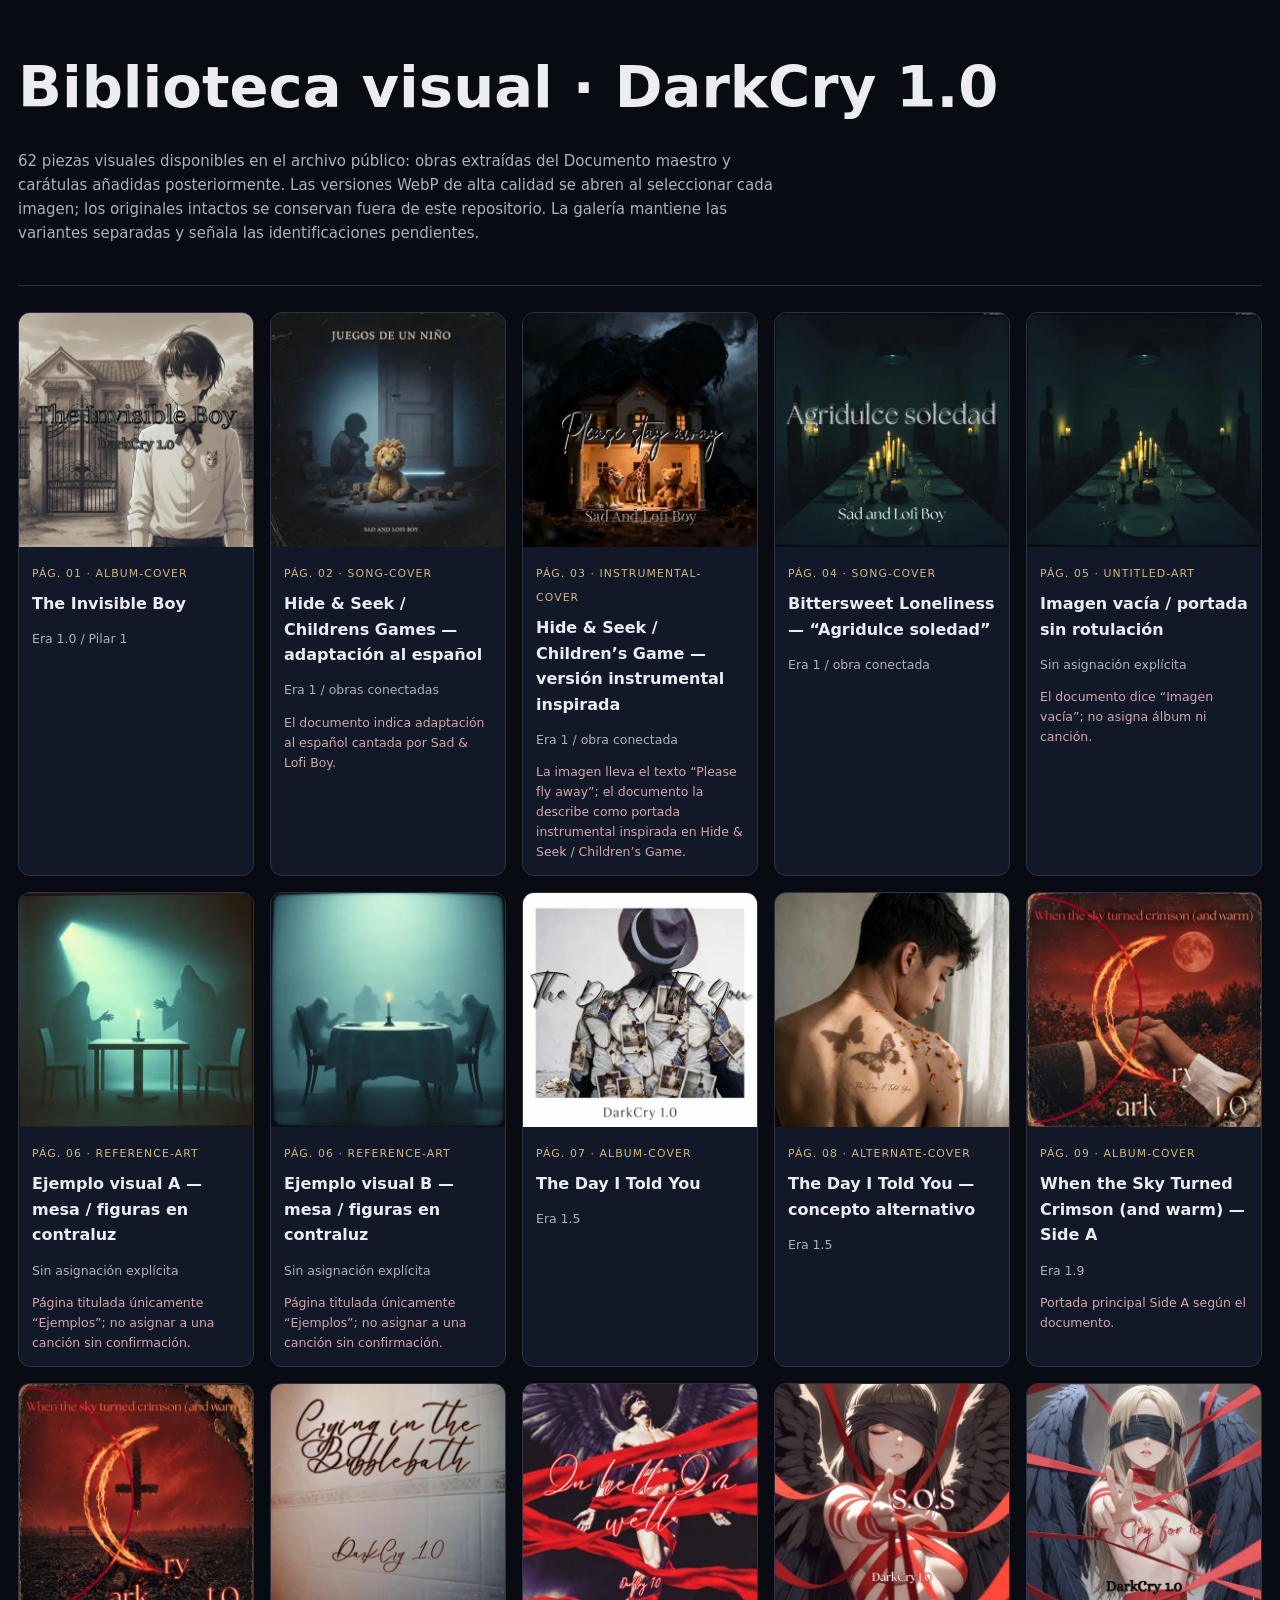
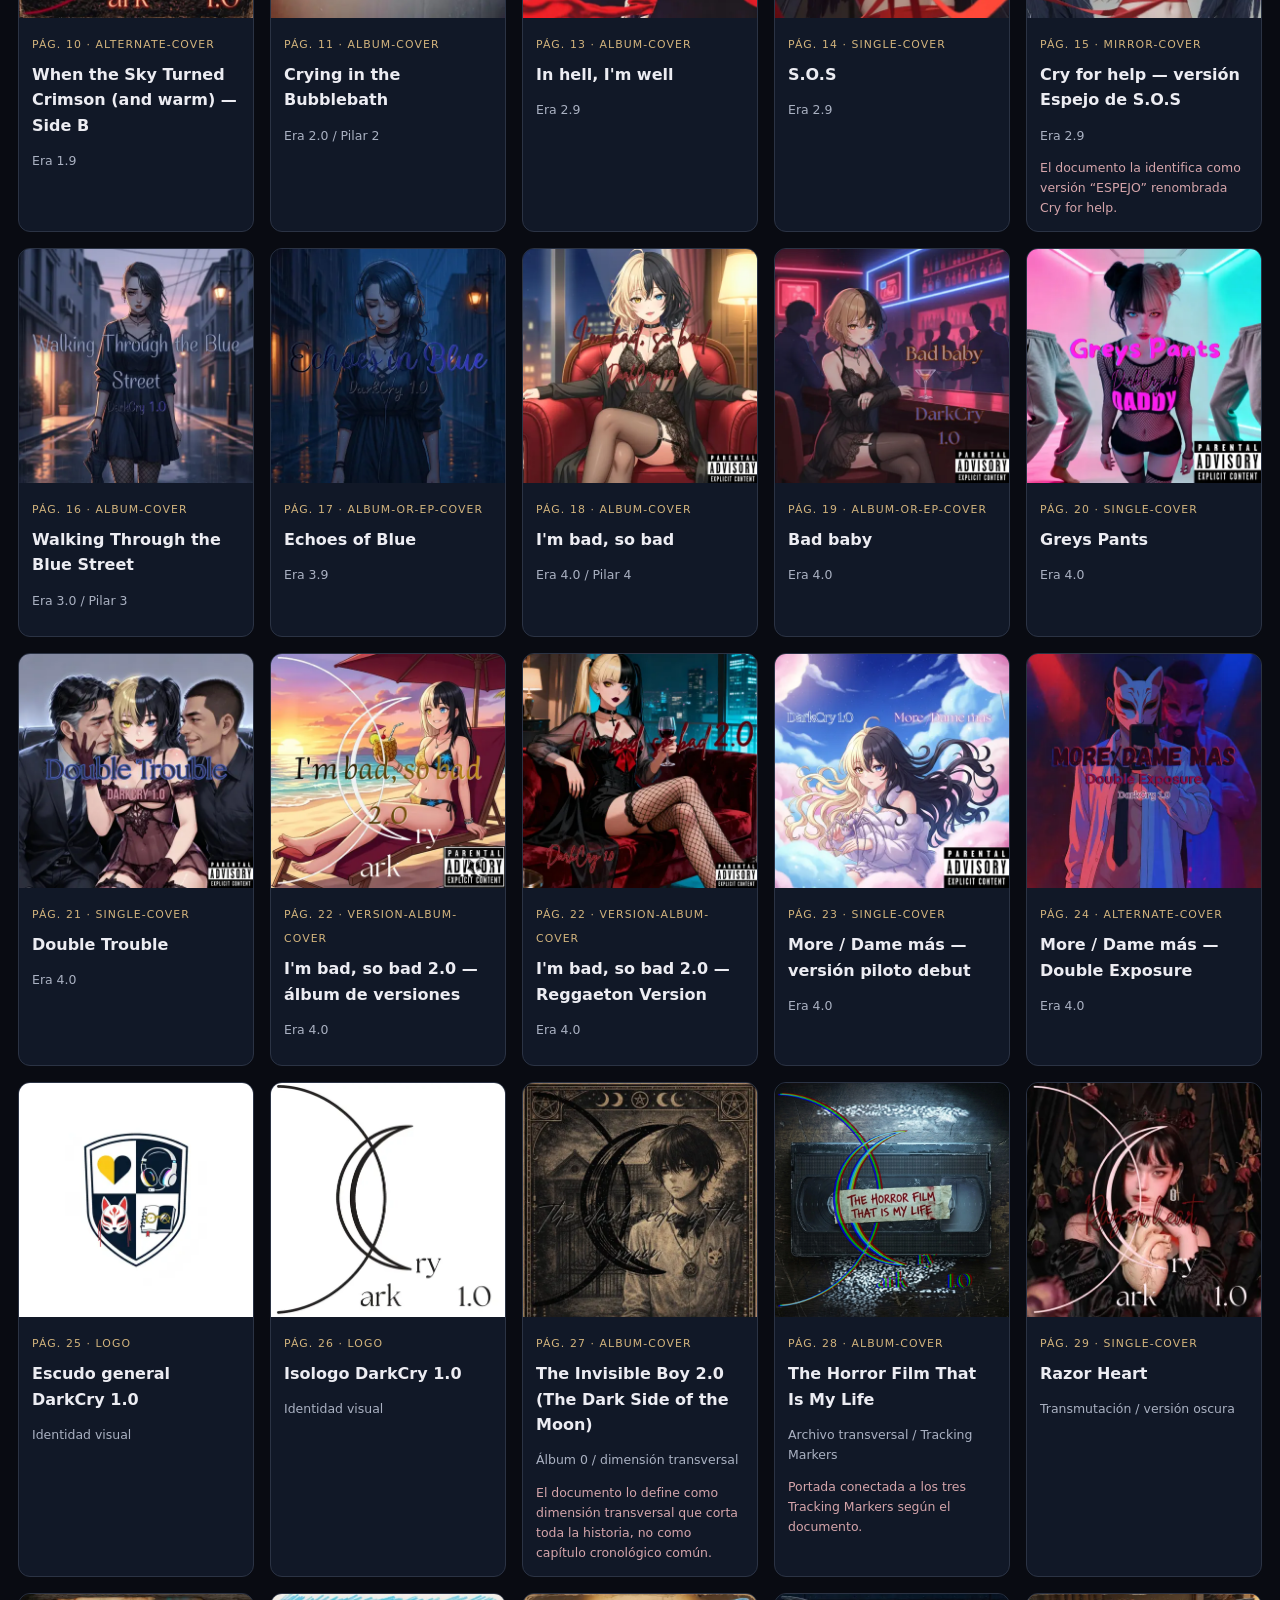
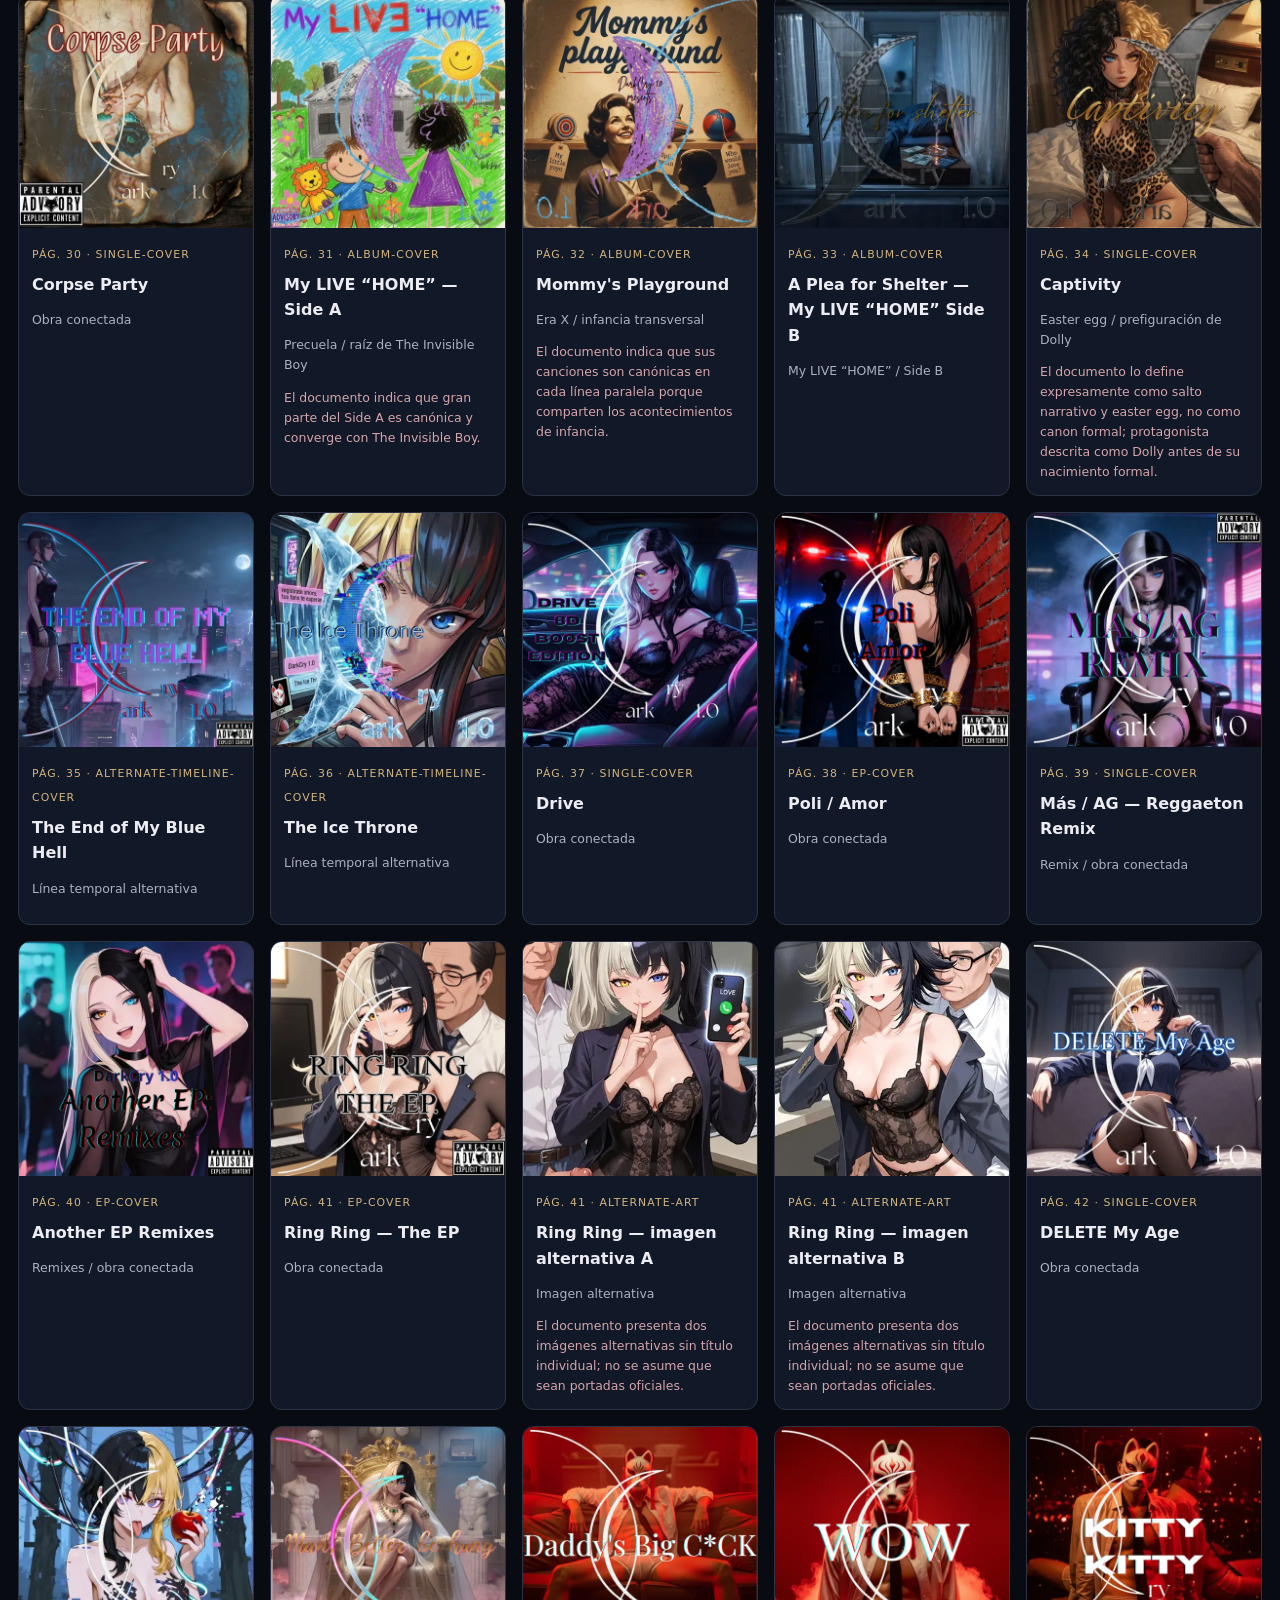
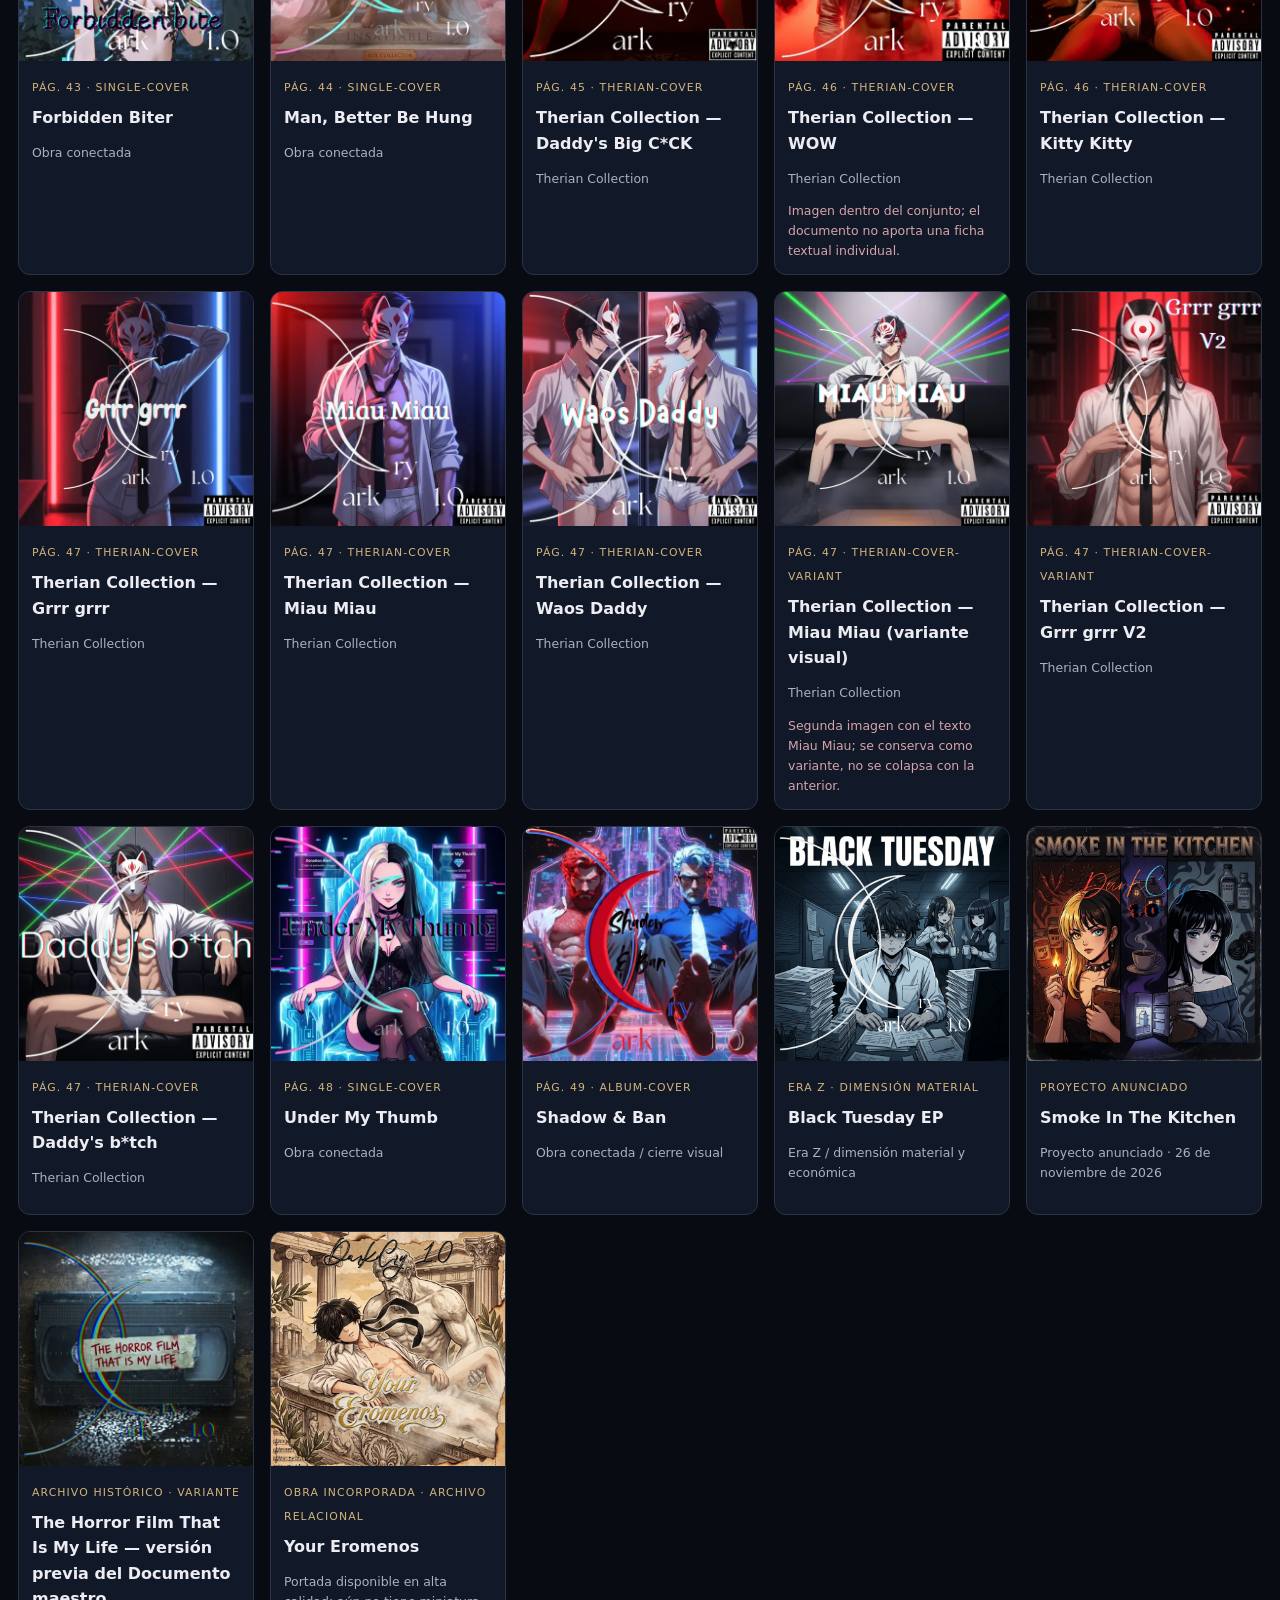
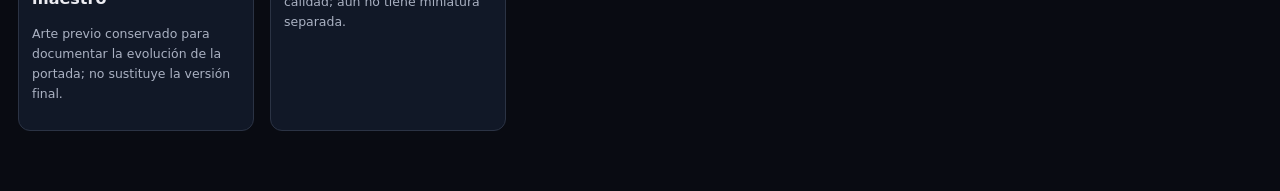
<file: assets/covers/03-catalogo/catalogo.html>
<!doctype html><html lang="es"><head><meta charset="utf-8"><meta name="viewport" content="width=device-width,initial-scale=1"><title>Biblioteca visual — DarkCry 1.0</title><style>*{box-sizing:border-box}body{margin:0;background:#090b12;color:#ececf2;font:15px/1.6 system-ui,sans-serif}.wrap{width:min(1440px,calc(100% - 36px));margin:auto}header{padding:42px 0 25px;border-bottom:1px solid #2a3040}h1{margin:0;font-size:clamp(2rem,5vw,3.6rem)}header p{color:#aab1c2;max-width:760px}.grid{display:grid;grid-template-columns:repeat(auto-fill,minmax(220px,1fr));gap:16px;padding:26px 0 60px}.card{overflow:hidden;border:1px solid #2b3344;border-radius:12px;background:#111827}.card img{display:block;width:100%;aspect-ratio:1;object-fit:cover;background:#141923}.meta{padding:13px}.meta span{color:#d3b47d;font-size:.68rem;letter-spacing:.1em}.meta h2{font-size:1rem;margin:7px 0}.meta p,.meta small{color:#aab1c2;font-size:.78rem}.meta small{display:block;color:#d4a4aa;margin-top:8px}</style></head><body><div class="wrap"><header><h1>Biblioteca visual · DarkCry 1.0</h1><p>62 piezas visuales disponibles en el archivo público: obras extraídas del Documento maestro y carátulas añadidas posteriormente. Las versiones WebP de alta calidad se abren al seleccionar cada imagen; los originales intactos se conservan fuera de este repositorio. La galería mantiene las variantes separadas y señala las identificaciones pendientes.</p></header><main class="grid"><article class="card"><a href="../01-webp-alta/01-p01-the-invisible-boy.webp" target="_blank"><img loading="lazy" src="../02-miniaturas/01-p01-the-invisible-boy.webp" alt="The Invisible Boy"></a><div class="meta"><span>PÁG. 01 · ALBUM-COVER</span><h2>The Invisible Boy</h2><p>Era 1.0 / Pilar 1</p></div></article><article class="card"><a href="../01-webp-alta/02-p02-hide-seek-childrens-games-adaptaci-n-al-espa-ol.webp" target="_blank"><img loading="lazy" src="../02-miniaturas/02-p02-hide-seek-childrens-games-adaptaci-n-al-espa-ol.webp" alt="Hide &amp; Seek / Childrens Games — adaptación al español"></a><div class="meta"><span>PÁG. 02 · SONG-COVER</span><h2>Hide &amp; Seek / Childrens Games — adaptación al español</h2><p>Era 1 / obras conectadas</p><small>El documento indica adaptación al español cantada por Sad &amp; Lofi Boy.</small></div></article><article class="card"><a href="../01-webp-alta/03-p03-hide-seek-children-s-game-version-instrumental-alternativa.webp" target="_blank"><img loading="lazy" src="../02-miniaturas/03-p03-hide-seek-children-s-game-version-instrumental-alternativa.webp" alt="Hide &amp; Seek / Children’s Game — versión instrumental inspirada"></a><div class="meta"><span>PÁG. 03 · INSTRUMENTAL-COVER</span><h2>Hide &amp; Seek / Children’s Game — versión instrumental inspirada</h2><p>Era 1 / obra conectada</p><small>La imagen lleva el texto “Please fly away”; el documento la describe como portada instrumental inspirada en Hide &amp; Seek / Children’s Game.</small></div></article><article class="card"><a href="../01-webp-alta/04-p04-bittersweet-loneliness-agridulce-soledad.webp" target="_blank"><img loading="lazy" src="../02-miniaturas/04-p04-bittersweet-loneliness-agridulce-soledad.webp" alt="Bittersweet Loneliness — “Agridulce soledad”"></a><div class="meta"><span>PÁG. 04 · SONG-COVER</span><h2>Bittersweet Loneliness — “Agridulce soledad”</h2><p>Era 1 / obra conectada</p></div></article><article class="card"><a href="../01-webp-alta/05-p05-imagen-vac-a-portada-sin-rotulaci-n.webp" target="_blank"><img loading="lazy" src="../02-miniaturas/05-p05-imagen-vac-a-portada-sin-rotulaci-n.webp" alt="Imagen vacía / portada sin rotulación"></a><div class="meta"><span>PÁG. 05 · UNTITLED-ART</span><h2>Imagen vacía / portada sin rotulación</h2><p>Sin asignación explícita</p><small>El documento dice “Imagen vacía”; no asigna álbum ni canción.</small></div></article><article class="card"><a href="../01-webp-alta/06-p06-ejemplo-visual-a-mesa-figuras-en-contraluz.webp" target="_blank"><img loading="lazy" src="../02-miniaturas/06-p06-ejemplo-visual-a-mesa-figuras-en-contraluz.webp" alt="Ejemplo visual A — mesa / figuras en contraluz"></a><div class="meta"><span>PÁG. 06 · REFERENCE-ART</span><h2>Ejemplo visual A — mesa / figuras en contraluz</h2><p>Sin asignación explícita</p><small>Página titulada únicamente “Ejemplos”; no asignar a una canción sin confirmación.</small></div></article><article class="card"><a href="../01-webp-alta/07-p06-ejemplo-visual-b-mesa-figuras-en-contraluz.webp" target="_blank"><img loading="lazy" src="../02-miniaturas/07-p06-ejemplo-visual-b-mesa-figuras-en-contraluz.webp" alt="Ejemplo visual B — mesa / figuras en contraluz"></a><div class="meta"><span>PÁG. 06 · REFERENCE-ART</span><h2>Ejemplo visual B — mesa / figuras en contraluz</h2><p>Sin asignación explícita</p><small>Página titulada únicamente “Ejemplos”; no asignar a una canción sin confirmación.</small></div></article><article class="card"><a href="../01-webp-alta/08-p07-the-day-i-told-you.webp" target="_blank"><img loading="lazy" src="../02-miniaturas/08-p07-the-day-i-told-you.webp" alt="The Day I Told You"></a><div class="meta"><span>PÁG. 07 · ALBUM-COVER</span><h2>The Day I Told You</h2><p>Era 1.5</p></div></article><article class="card"><a href="../01-webp-alta/09-p08-the-day-i-told-you-concepto-alternativo.webp" target="_blank"><img loading="lazy" src="../02-miniaturas/09-p08-the-day-i-told-you-concepto-alternativo.webp" alt="The Day I Told You — concepto alternativo"></a><div class="meta"><span>PÁG. 08 · ALTERNATE-COVER</span><h2>The Day I Told You — concepto alternativo</h2><p>Era 1.5</p></div></article><article class="card"><a href="../01-webp-alta/10-p09-when-the-sky-turned-crimson-and-warm-side-a.webp" target="_blank"><img loading="lazy" src="../02-miniaturas/10-p09-when-the-sky-turned-crimson-and-warm-side-a.webp" alt="When the Sky Turned Crimson (and warm) — Side A"></a><div class="meta"><span>PÁG. 09 · ALBUM-COVER</span><h2>When the Sky Turned Crimson (and warm) — Side A</h2><p>Era 1.9</p><small>Portada principal Side A según el documento.</small></div></article><article class="card"><a href="../01-webp-alta/11-p10-when-the-sky-turned-crimson-and-warm-side-b.webp" target="_blank"><img loading="lazy" src="../02-miniaturas/11-p10-when-the-sky-turned-crimson-and-warm-side-b.webp" alt="When the Sky Turned Crimson (and warm) — Side B"></a><div class="meta"><span>PÁG. 10 · ALTERNATE-COVER</span><h2>When the Sky Turned Crimson (and warm) — Side B</h2><p>Era 1.9</p></div></article><article class="card"><a href="../01-webp-alta/12-p11-crying-in-the-bubblebath.webp" target="_blank"><img loading="lazy" src="../02-miniaturas/12-p11-crying-in-the-bubblebath.webp" alt="Crying in the Bubblebath"></a><div class="meta"><span>PÁG. 11 · ALBUM-COVER</span><h2>Crying in the Bubblebath</h2><p>Era 2.0 / Pilar 2</p></div></article><article class="card"><a href="../01-webp-alta/14-p13-in-hell-i-m-well.webp" target="_blank"><img loading="lazy" src="../02-miniaturas/14-p13-in-hell-i-m-well.webp" alt="In hell, I&#x27;m well"></a><div class="meta"><span>PÁG. 13 · ALBUM-COVER</span><h2>In hell, I&#x27;m well</h2><p>Era 2.9</p></div></article><article class="card"><a href="../01-webp-alta/15-p14-s-o-s.webp" target="_blank"><img loading="lazy" src="../02-miniaturas/15-p14-s-o-s.webp" alt="S.O.S"></a><div class="meta"><span>PÁG. 14 · SINGLE-COVER</span><h2>S.O.S</h2><p>Era 2.9</p></div></article><article class="card"><a href="../01-webp-alta/16-p15-cry-for-help-versi-n-espejo-de-s-o-s.webp" target="_blank"><img loading="lazy" src="../02-miniaturas/16-p15-cry-for-help-versi-n-espejo-de-s-o-s.webp" alt="Cry for help — versión Espejo de S.O.S"></a><div class="meta"><span>PÁG. 15 · MIRROR-COVER</span><h2>Cry for help — versión Espejo de S.O.S</h2><p>Era 2.9</p><small>El documento la identifica como versión “ESPEJO” renombrada Cry for help.</small></div></article><article class="card"><a href="../01-webp-alta/17-p16-walking-through-the-blue-street.webp" target="_blank"><img loading="lazy" src="../02-miniaturas/17-p16-walking-through-the-blue-street.webp" alt="Walking Through the Blue Street"></a><div class="meta"><span>PÁG. 16 · ALBUM-COVER</span><h2>Walking Through the Blue Street</h2><p>Era 3.0 / Pilar 3</p></div></article><article class="card"><a href="../01-webp-alta/18-p17-echoes-in-blue.webp" target="_blank"><img loading="lazy" src="../02-miniaturas/18-p17-echoes-in-blue.webp" alt="Echoes of Blue"></a><div class="meta"><span>PÁG. 17 · ALBUM-OR-EP-COVER</span><h2>Echoes of Blue</h2><p>Era 3.9</p></div></article><article class="card"><a href="../01-webp-alta/19-p18-i-m-bad-so-bad.webp" target="_blank"><img loading="lazy" src="../02-miniaturas/19-p18-i-m-bad-so-bad.webp" alt="I&#x27;m bad, so bad"></a><div class="meta"><span>PÁG. 18 · ALBUM-COVER</span><h2>I&#x27;m bad, so bad</h2><p>Era 4.0 / Pilar 4</p></div></article><article class="card"><a href="../01-webp-alta/20-p19-bad-baby.webp" target="_blank"><img loading="lazy" src="../02-miniaturas/20-p19-bad-baby.webp" alt="Bad baby"></a><div class="meta"><span>PÁG. 19 · ALBUM-OR-EP-COVER</span><h2>Bad baby</h2><p>Era 4.0</p></div></article><article class="card"><a href="../01-webp-alta/21-p20-greys-pants.webp" target="_blank"><img loading="lazy" src="../02-miniaturas/21-p20-greys-pants.webp" alt="Greys Pants"></a><div class="meta"><span>PÁG. 20 · SINGLE-COVER</span><h2>Greys Pants</h2><p>Era 4.0</p></div></article><article class="card"><a href="../01-webp-alta/22-p21-double-trouble.webp" target="_blank"><img loading="lazy" src="../02-miniaturas/22-p21-double-trouble.webp" alt="Double Trouble"></a><div class="meta"><span>PÁG. 21 · SINGLE-COVER</span><h2>Double Trouble</h2><p>Era 4.0</p></div></article><article class="card"><a href="../01-webp-alta/23-p22-i-m-bad-so-bad-2-0-lbum-de-versiones.webp" target="_blank"><img loading="lazy" src="../02-miniaturas/23-p22-i-m-bad-so-bad-2-0-lbum-de-versiones.webp" alt="I&#x27;m bad, so bad 2.0 — álbum de versiones"></a><div class="meta"><span>PÁG. 22 · VERSION-ALBUM-COVER</span><h2>I&#x27;m bad, so bad 2.0 — álbum de versiones</h2><p>Era 4.0</p></div></article><article class="card"><a href="../01-webp-alta/24-p22-i-m-bad-so-bad-2-0-reggaeton-version.webp" target="_blank"><img loading="lazy" src="../02-miniaturas/24-p22-i-m-bad-so-bad-2-0-reggaeton-version.webp" alt="I&#x27;m bad, so bad 2.0 — Reggaeton Version"></a><div class="meta"><span>PÁG. 22 · VERSION-ALBUM-COVER</span><h2>I&#x27;m bad, so bad 2.0 — Reggaeton Version</h2><p>Era 4.0</p></div></article><article class="card"><a href="../01-webp-alta/25-p23-more-dame-m-s-versi-n-piloto-debut.webp" target="_blank"><img loading="lazy" src="../02-miniaturas/25-p23-more-dame-m-s-versi-n-piloto-debut.webp" alt="More / Dame más — versión piloto debut"></a><div class="meta"><span>PÁG. 23 · SINGLE-COVER</span><h2>More / Dame más — versión piloto debut</h2><p>Era 4.0</p></div></article><article class="card"><a href="../01-webp-alta/26-p24-more-dame-m-s-double-exposure.webp" target="_blank"><img loading="lazy" src="../02-miniaturas/26-p24-more-dame-m-s-double-exposure.webp" alt="More / Dame más — Double Exposure"></a><div class="meta"><span>PÁG. 24 · ALTERNATE-COVER</span><h2>More / Dame más — Double Exposure</h2><p>Era 4.0</p></div></article><article class="card"><a href="../01-webp-alta/27-p25-escudo-general-darkcry-1-0.webp" target="_blank"><img loading="lazy" src="../02-miniaturas/27-p25-escudo-general-darkcry-1-0.webp" alt="Escudo general DarkCry 1.0"></a><div class="meta"><span>PÁG. 25 · LOGO</span><h2>Escudo general DarkCry 1.0</h2><p>Identidad visual</p></div></article><article class="card"><a href="../01-webp-alta/28-p26-isologo-darkcry-1-0.webp" target="_blank"><img loading="lazy" src="../02-miniaturas/28-p26-isologo-darkcry-1-0.webp" alt="Isologo DarkCry 1.0"></a><div class="meta"><span>PÁG. 26 · LOGO</span><h2>Isologo DarkCry 1.0</h2><p>Identidad visual</p></div></article><article class="card"><a href="../01-webp-alta/29-p27-the-invisible-boy-2-0-the-dark-side-of-the-moon.webp" target="_blank"><img loading="lazy" src="../02-miniaturas/29-p27-the-invisible-boy-2-0-the-dark-side-of-the-moon.webp" alt="The Invisible Boy 2.0 (The Dark Side of the Moon)"></a><div class="meta"><span>PÁG. 27 · ALBUM-COVER</span><h2>The Invisible Boy 2.0 (The Dark Side of the Moon)</h2><p>Álbum 0 / dimensión transversal</p><small>El documento lo define como dimensión transversal que corta toda la historia, no como capítulo cronológico común.</small></div></article><article class="card"><a href="../01-webp-alta/30-p28-the-horror-film-that-is-my-life.webp" target="_blank"><img loading="lazy" src="../02-miniaturas/30-p28-the-horror-film-that-is-my-life.webp" alt="The Horror Film That Is My Life"></a><div class="meta"><span>PÁG. 28 · ALBUM-COVER</span><h2>The Horror Film That Is My Life</h2><p>Archivo transversal / Tracking Markers</p><small>Portada conectada a los tres Tracking Markers según el documento.</small></div></article><article class="card"><a href="../01-webp-alta/31-p29-razor-heart.webp" target="_blank"><img loading="lazy" src="../02-miniaturas/31-p29-razor-heart.webp" alt="Razor Heart"></a><div class="meta"><span>PÁG. 29 · SINGLE-COVER</span><h2>Razor Heart</h2><p>Transmutación / versión oscura</p></div></article><article class="card"><a href="../01-webp-alta/32-p30-corpse-party.webp" target="_blank"><img loading="lazy" src="../02-miniaturas/32-p30-corpse-party.webp" alt="Corpse Party"></a><div class="meta"><span>PÁG. 30 · SINGLE-COVER</span><h2>Corpse Party</h2><p>Obra conectada</p></div></article><article class="card"><a href="../01-webp-alta/33-p31-my-live-home-side-a.webp" target="_blank"><img loading="lazy" src="../02-miniaturas/33-p31-my-live-home-side-a.webp" alt="My LIVE “HOME” — Side A"></a><div class="meta"><span>PÁG. 31 · ALBUM-COVER</span><h2>My LIVE “HOME” — Side A</h2><p>Precuela / raíz de The Invisible Boy</p><small>El documento indica que gran parte del Side A es canónica y converge con The Invisible Boy.</small></div></article><article class="card"><a href="../01-webp-alta/34-p32-mommy-s-playground.webp" target="_blank"><img loading="lazy" src="../02-miniaturas/34-p32-mommy-s-playground.webp" alt="Mommy&#x27;s Playground"></a><div class="meta"><span>PÁG. 32 · ALBUM-COVER</span><h2>Mommy&#x27;s Playground</h2><p>Era X / infancia transversal</p><small>El documento indica que sus canciones son canónicas en cada línea paralela porque comparten los acontecimientos de infancia.</small></div></article><article class="card"><a href="../01-webp-alta/35-p33-a-plea-for-shelter-my-live-home-side-b.webp" target="_blank"><img loading="lazy" src="../02-miniaturas/35-p33-a-plea-for-shelter-my-live-home-side-b.webp" alt="A Plea for Shelter — My LIVE “HOME” Side B"></a><div class="meta"><span>PÁG. 33 · ALBUM-COVER</span><h2>A Plea for Shelter — My LIVE “HOME” Side B</h2><p>My LIVE “HOME” / Side B</p></div></article><article class="card"><a href="../01-webp-alta/36-p34-captivity.webp" target="_blank"><img loading="lazy" src="../02-miniaturas/36-p34-captivity.webp" alt="Captivity"></a><div class="meta"><span>PÁG. 34 · SINGLE-COVER</span><h2>Captivity</h2><p>Easter egg / prefiguración de Dolly</p><small>El documento lo define expresamente como salto narrativo y easter egg, no como canon formal; protagonista descrita como Dolly antes de su nacimiento formal.</small></div></article><article class="card"><a href="../01-webp-alta/37-p35-the-end-of-my-blue-hell.webp" target="_blank"><img loading="lazy" src="../02-miniaturas/37-p35-the-end-of-my-blue-hell.webp" alt="The End of My Blue Hell"></a><div class="meta"><span>PÁG. 35 · ALTERNATE-TIMELINE-COVER</span><h2>The End of My Blue Hell</h2><p>Línea temporal alternativa</p></div></article><article class="card"><a href="../01-webp-alta/38-p36-the-ice-throne.webp" target="_blank"><img loading="lazy" src="../02-miniaturas/38-p36-the-ice-throne.webp" alt="The Ice Throne"></a><div class="meta"><span>PÁG. 36 · ALTERNATE-TIMELINE-COVER</span><h2>The Ice Throne</h2><p>Línea temporal alternativa</p></div></article><article class="card"><a href="../01-webp-alta/39-p37-drive.webp" target="_blank"><img loading="lazy" src="../02-miniaturas/39-p37-drive.webp" alt="Drive"></a><div class="meta"><span>PÁG. 37 · SINGLE-COVER</span><h2>Drive</h2><p>Obra conectada</p></div></article><article class="card"><a href="../01-webp-alta/40-p38-poli-amor.webp" target="_blank"><img loading="lazy" src="../02-miniaturas/40-p38-poli-amor.webp" alt="Poli / Amor"></a><div class="meta"><span>PÁG. 38 · EP-COVER</span><h2>Poli / Amor</h2><p>Obra conectada</p></div></article><article class="card"><a href="../01-webp-alta/41-p39-m-s-ag-reggaeton-remix.webp" target="_blank"><img loading="lazy" src="../02-miniaturas/41-p39-m-s-ag-reggaeton-remix.webp" alt="Más / AG — Reggaeton Remix"></a><div class="meta"><span>PÁG. 39 · SINGLE-COVER</span><h2>Más / AG — Reggaeton Remix</h2><p>Remix / obra conectada</p></div></article><article class="card"><a href="../01-webp-alta/42-p40-another-ep-remixes.webp" target="_blank"><img loading="lazy" src="../02-miniaturas/42-p40-another-ep-remixes.webp" alt="Another EP Remixes"></a><div class="meta"><span>PÁG. 40 · EP-COVER</span><h2>Another EP Remixes</h2><p>Remixes / obra conectada</p></div></article><article class="card"><a href="../01-webp-alta/43-p41-ring-ring-the-ep.webp" target="_blank"><img loading="lazy" src="../02-miniaturas/43-p41-ring-ring-the-ep.webp" alt="Ring Ring — The EP"></a><div class="meta"><span>PÁG. 41 · EP-COVER</span><h2>Ring Ring — The EP</h2><p>Obra conectada</p></div></article><article class="card"><a href="../01-webp-alta/44-p41-ring-ring-imagen-alternativa-a.webp" target="_blank"><img loading="lazy" src="../02-miniaturas/44-p41-ring-ring-imagen-alternativa-a.webp" alt="Ring Ring — imagen alternativa A"></a><div class="meta"><span>PÁG. 41 · ALTERNATE-ART</span><h2>Ring Ring — imagen alternativa A</h2><p>Imagen alternativa</p><small>El documento presenta dos imágenes alternativas sin título individual; no se asume que sean portadas oficiales.</small></div></article><article class="card"><a href="../01-webp-alta/45-p41-ring-ring-imagen-alternativa-b.webp" target="_blank"><img loading="lazy" src="../02-miniaturas/45-p41-ring-ring-imagen-alternativa-b.webp" alt="Ring Ring — imagen alternativa B"></a><div class="meta"><span>PÁG. 41 · ALTERNATE-ART</span><h2>Ring Ring — imagen alternativa B</h2><p>Imagen alternativa</p><small>El documento presenta dos imágenes alternativas sin título individual; no se asume que sean portadas oficiales.</small></div></article><article class="card"><a href="../01-webp-alta/46-p42-delete-my-age.webp" target="_blank"><img loading="lazy" src="../02-miniaturas/46-p42-delete-my-age.webp" alt="DELETE My Age"></a><div class="meta"><span>PÁG. 42 · SINGLE-COVER</span><h2>DELETE My Age</h2><p>Obra conectada</p></div></article><article class="card"><a href="../01-webp-alta/47-p43-forbidden-biter.webp" target="_blank"><img loading="lazy" src="../02-miniaturas/47-p43-forbidden-biter.webp" alt="Forbidden Biter"></a><div class="meta"><span>PÁG. 43 · SINGLE-COVER</span><h2>Forbidden Biter</h2><p>Obra conectada</p></div></article><article class="card"><a href="../01-webp-alta/48-p44-man-better-be-hung.webp" target="_blank"><img loading="lazy" src="../02-miniaturas/48-p44-man-better-be-hung.webp" alt="Man, Better Be Hung"></a><div class="meta"><span>PÁG. 44 · SINGLE-COVER</span><h2>Man, Better Be Hung</h2><p>Obra conectada</p></div></article><article class="card"><a href="../01-webp-alta/49-p45-therian-collection-daddy-s-big-c-ck.webp" target="_blank"><img loading="lazy" src="../02-miniaturas/49-p45-therian-collection-daddy-s-big-c-ck.webp" alt="Therian Collection — Daddy&#x27;s Big C*CK"></a><div class="meta"><span>PÁG. 45 · THERIAN-COVER</span><h2>Therian Collection — Daddy&#x27;s Big C*CK</h2><p>Therian Collection</p></div></article><article class="card"><a href="../01-webp-alta/50-p46-therian-collection-wow.webp" target="_blank"><img loading="lazy" src="../02-miniaturas/50-p46-therian-collection-wow.webp" alt="Therian Collection — WOW"></a><div class="meta"><span>PÁG. 46 · THERIAN-COVER</span><h2>Therian Collection — WOW</h2><p>Therian Collection</p><small>Imagen dentro del conjunto; el documento no aporta una ficha textual individual.</small></div></article><article class="card"><a href="../01-webp-alta/51-p46-therian-collection-kitty-kitty.webp" target="_blank"><img loading="lazy" src="../02-miniaturas/51-p46-therian-collection-kitty-kitty.webp" alt="Therian Collection — Kitty Kitty"></a><div class="meta"><span>PÁG. 46 · THERIAN-COVER</span><h2>Therian Collection — Kitty Kitty</h2><p>Therian Collection</p></div></article><article class="card"><a href="../01-webp-alta/52-p47-therian-collection-grrr-grrr.webp" target="_blank"><img loading="lazy" src="../02-miniaturas/52-p47-therian-collection-grrr-grrr.webp" alt="Therian Collection — Grrr grrr"></a><div class="meta"><span>PÁG. 47 · THERIAN-COVER</span><h2>Therian Collection — Grrr grrr</h2><p>Therian Collection</p></div></article><article class="card"><a href="../01-webp-alta/53-p47-therian-collection-miau-miau.webp" target="_blank"><img loading="lazy" src="../02-miniaturas/53-p47-therian-collection-miau-miau.webp" alt="Therian Collection — Miau Miau"></a><div class="meta"><span>PÁG. 47 · THERIAN-COVER</span><h2>Therian Collection — Miau Miau</h2><p>Therian Collection</p></div></article><article class="card"><a href="../01-webp-alta/54-p47-therian-collection-waos-daddy.webp" target="_blank"><img loading="lazy" src="../02-miniaturas/54-p47-therian-collection-waos-daddy.webp" alt="Therian Collection — Waos Daddy"></a><div class="meta"><span>PÁG. 47 · THERIAN-COVER</span><h2>Therian Collection — Waos Daddy</h2><p>Therian Collection</p></div></article><article class="card"><a href="../01-webp-alta/55-p47-therian-collection-miau-miau-variante-visual.webp" target="_blank"><img loading="lazy" src="../02-miniaturas/55-p47-therian-collection-miau-miau-variante-visual.webp" alt="Therian Collection — Miau Miau (variante visual)"></a><div class="meta"><span>PÁG. 47 · THERIAN-COVER-VARIANT</span><h2>Therian Collection — Miau Miau (variante visual)</h2><p>Therian Collection</p><small>Segunda imagen con el texto Miau Miau; se conserva como variante, no se colapsa con la anterior.</small></div></article><article class="card"><a href="../01-webp-alta/56-p47-therian-collection-grrr-grrr-v2.webp" target="_blank"><img loading="lazy" src="../02-miniaturas/56-p47-therian-collection-grrr-grrr-v2.webp" alt="Therian Collection — Grrr grrr V2"></a><div class="meta"><span>PÁG. 47 · THERIAN-COVER-VARIANT</span><h2>Therian Collection — Grrr grrr V2</h2><p>Therian Collection</p></div></article><article class="card"><a href="../01-webp-alta/57-p47-therian-collection-daddy-s-b-tch.webp" target="_blank"><img loading="lazy" src="../02-miniaturas/57-p47-therian-collection-daddy-s-b-tch.webp" alt="Therian Collection — Daddy&#x27;s b*tch"></a><div class="meta"><span>PÁG. 47 · THERIAN-COVER</span><h2>Therian Collection — Daddy&#x27;s b*tch</h2><p>Therian Collection</p></div></article><article class="card"><a href="../01-webp-alta/58-p48-under-my-thumb.webp" target="_blank"><img loading="lazy" src="../02-miniaturas/58-p48-under-my-thumb.webp" alt="Under My Thumb"></a><div class="meta"><span>PÁG. 48 · SINGLE-COVER</span><h2>Under My Thumb</h2><p>Obra conectada</p></div></article><article class="card"><a href="../01-webp-alta/59-p49-shadow-ban.webp" target="_blank"><img loading="lazy" src="../02-miniaturas/59-p49-shadow-ban.webp" alt="Shadow &amp; Ban"></a><div class="meta"><span>PÁG. 49 · ALBUM-COVER</span><h2>Shadow &amp; Ban</h2><p>Obra conectada / cierre visual</p></div></article>
<article class="card"><a href="../01-webp-alta/60-black-tuesday-ep.webp" target="_blank"><img loading="lazy" src="../02-miniaturas/60-black-tuesday-ep.webp" alt="Black Tuesday EP"></a><div class="meta"><span>ERA Z · DIMENSIÓN MATERIAL</span><h2>Black Tuesday EP</h2><p>Era Z / dimensión material y económica</p></div></article>
<article class="card"><a href="../01-webp-alta/61-smoke-in-the-kitchen.webp" target="_blank"><img loading="lazy" src="../02-miniaturas/61-smoke-in-the-kitchen.webp" alt="Smoke In The Kitchen"></a><div class="meta"><span>PROYECTO ANUNCIADO</span><h2>Smoke In The Kitchen</h2><p>Proyecto anunciado · 26 de noviembre de 2026</p></div></article><article class="card"><a href="../01-webp-alta/30-p28-the-horror-film-that-is-my-life-documento-maestro.webp" target="_blank"><img loading="lazy" src="../02-miniaturas/30-p28-the-horror-film-that-is-my-life-documento-maestro.webp" alt="The Horror Film That Is My Life — versión previa del Documento maestro"></a><div class="meta"><span>ARCHIVO HISTÓRICO · VARIANTE</span><h2>The Horror Film That Is My Life — versión previa del Documento maestro</h2><p>Arte previo conservado para documentar la evolución de la portada; no sustituye la versión final.</p></div></article>
<article class="card"><a href="../01-webp-alta/Your%20Eromenos.webp" target="_blank"><img loading="lazy" src="../01-webp-alta/Your%20Eromenos.webp" alt="Your Eromenos"></a><div class="meta"><span>OBRA INCORPORADA · ARCHIVO RELACIONAL</span><h2>Your Eromenos</h2><p>Portada disponible en alta calidad; aún no tiene miniatura separada.</p></div></article></main></div></body></html>
</file>
<file: styles.css>
:root {
  color-scheme: dark;
  --bg: #090b12;
  --bg-soft: #0f131e;
  --surface: #121827;
  --surface-2: #171f30;
  --surface-3: #1c2639;
  --line: rgba(190, 204, 229, .13);
  --line-strong: rgba(190, 204, 229, .24);
  --text: #eef1f7;
  --muted: #a5afc0;
  --quiet: #77849a;
  --rose: #df7c9c;
  --rose-soft: rgba(223, 124, 156, .12);
  --blue: #83a9dd;
  --blue-soft: rgba(131, 169, 221, .12);
  --gold: #d8bd82;
  --gold-soft: rgba(216, 189, 130, .13);
  --violet: #b39ae8;
  --accent-sepia: var(--gold);
  --accent-blue: var(--blue);
  --accent-pink: var(--rose);
  --accent-gold: #e4c88f;
  --violet-soft: rgba(179, 154, 232, .13);
  --radius: 18px;
  --radius-sm: 11px;
  --shadow: 0 22px 70px rgba(0, 0, 0, .28);
  --sans: "DM Sans", system-ui, sans-serif;
  --display: "Manrope", system-ui, sans-serif;
  --serif: "Playfair Display", Georgia, serif;
}

* { box-sizing: border-box; }
html { scroll-behavior: smooth; scroll-padding-top: 100px; }
body {
  margin: 0;
  background:
    radial-gradient(circle at 82% 6%, rgba(90, 103, 156, .10), transparent 28rem),
    linear-gradient(180deg, #090b12 0%, #0a0d15 48%, #090b12 100%);
  color: var(--text);
  font-family: var(--sans);
  font-size: 16px;
  line-height: 1.68;
  text-rendering: optimizeLegibility;
}
img { display: block; max-width: 100%; }
a { color: inherit; }
button, input { font: inherit; }
button { color: inherit; }
::selection { background: rgba(223, 124, 156, .32); color: white; }

.skip-link {
  position: fixed; top: 10px; left: 10px; z-index: 2000;
  padding: 10px 14px; background: white; color: #111827;
  border-radius: 8px; transform: translateY(-160%);
}
.skip-link:focus { transform: translateY(0); }

.page-shell { width: min(1160px, calc(100% - 48px)); margin-inline: auto; }
.site-header {
  position: sticky; top: 0; z-index: 1000;
  background: rgba(9, 11, 18, .88);
  backdrop-filter: blur(18px);
  border-bottom: 1px solid var(--line);
}
.site-header__inner {
  width: min(1240px, calc(100% - 40px));
  min-height: 76px; margin: 0 auto;
  display: flex; align-items: center; justify-content: space-between; gap: 28px;
}
.brand { display: inline-flex; align-items: center; gap: 12px; text-decoration: none; flex: 0 0 auto; }
.brand__mark { width: 39px; height: 39px; object-fit: contain; border-radius: 0; border: 0; }
.brand__wordmark { font: 800 .94rem var(--display); letter-spacing: .12em; color: #f4f5f9; white-space: nowrap; }
.brand__wordmark strong { color: var(--rose); }
.site-nav { display: flex; align-items: center; justify-content: flex-end; flex-wrap: wrap; gap: 5px; }
.site-nav a {
  padding: 8px 10px; border-radius: 8px; color: var(--muted);
  text-decoration: none; font-size: .78rem; font-weight: 700;
  transition: color .18s ease, background .18s ease;
}
.site-nav a:hover, .site-nav a:focus-visible { color: var(--text); background: rgba(255,255,255,.06); outline: none; }
.menu-toggle {
  display: none; align-items: center; gap: 5px; border: 1px solid var(--line-strong);
  border-radius: 10px; background: var(--surface); padding: 8px 10px; cursor: pointer;
}
.menu-toggle span { display: none; }
.menu-toggle b { font-size: .78rem; }

.hero {
  min-height: 620px; position: relative; overflow: hidden;
  border-bottom: 1px solid var(--line);
  background:
    radial-gradient(ellipse at 76% 46%, rgba(126, 87, 149, .22), transparent 31rem),
    radial-gradient(ellipse at 16% 0%, rgba(105, 127, 173, .16), transparent 36rem),
    linear-gradient(135deg, #0c101b 0%, #111522 49%, #100e19 100%);
}
.hero__glow { position: absolute; border-radius: 50%; pointer-events: none; filter: blur(2px); }
.hero__glow--one { width: 390px; height: 390px; right: 9%; top: 8%; border: 1px solid rgba(216,189,130,.12); box-shadow: 0 0 90px rgba(179,154,232,.08) inset; }
.hero__glow--two { width: 180px; height: 180px; right: 24%; bottom: -85px; background: rgba(223,124,156,.08); filter: blur(50px); }
.hero__layout {
  min-height: 620px; display: grid; grid-template-columns: minmax(0, 1.1fr) minmax(320px, .8fr);
  gap: 70px; align-items: center; position: relative; z-index: 1; padding-block: 76px 82px;
}
.hero__copy { max-width: 690px; }
.eyebrow, .section-kicker, .hero__overline, .archive-card__eyebrow, .era-card__eyebrow {
  font: 800 .68rem var(--display); letter-spacing: .14em; text-transform: uppercase;
}
.eyebrow { display: inline-flex; align-items: center; gap: 10px; color: var(--gold); border: 1px solid rgba(216,189,130,.22); border-radius: 99px; padding: 8px 13px; background: rgba(216,189,130,.06); }
.eyebrow__dot { width: 7px; height: 7px; border-radius: 50%; background: var(--rose); box-shadow: 0 0 12px var(--rose); }
.hero__overline { margin: 33px 0 9px; color: var(--quiet); }
.hero h1 { font: 800 clamp(3.5rem, 8vw, 6.6rem)/.98 var(--display); letter-spacing: -.075em; margin: 0; color: #f4f3f7; }
.hero h1 span { color: var(--rose); }
.hero__tagline { color: var(--gold); font: italic 1.2rem/1.5 var(--serif); margin: 19px 0 15px; }
.hero__description { max-width: 620px; color: #b8c0ce; font-size: .98rem; line-height: 1.82; }
.hero__actions { display: flex; gap: 12px; flex-wrap: wrap; margin-top: 27px; }
.button {
  display: inline-flex; align-items: center; justify-content: center; gap: 10px;
  min-height: 46px; padding: 11px 17px; border-radius: 10px;
  text-decoration: none; font-size: .82rem; font-weight: 800; letter-spacing: .01em;
  transition: transform .18s ease, border-color .18s ease, background .18s ease;
}
.button:hover { transform: translateY(-2px); }
.button--primary { background: linear-gradient(135deg, #d77d9e, #b76c94); color: #1a1018; box-shadow: 0 9px 24px rgba(194, 105, 144, .15); }
.button--primary:hover { background: linear-gradient(135deg, #e596b1, #c47ba2); }
.button--quiet { border: 1px solid var(--line-strong); background: rgba(255,255,255,.025); color: var(--text); }
.button--quiet:hover { border-color: var(--gold); }
.hero__metrics { display: flex; flex-wrap: wrap; gap: 28px; margin-top: 39px; padding-top: 20px; border-top: 1px solid var(--line); }
.metric { display: flex; flex-direction: column; gap: 0; }
.metric strong { font: 800 1.55rem var(--display); color: #f4e2c2; letter-spacing: -.04em; }
.metric span { color: var(--quiet); font-size: .71rem; text-transform: uppercase; letter-spacing: .09em; font-weight: 700; }
.hero__art { display: flex; flex-direction: column; align-items: center; justify-content: center; min-width: 0; }
.hero__crest-frame {
  width: min(390px, 100%); position: relative; padding: 20px;
  border: 1px solid rgba(216,189,130,.22); border-radius: 26px;
  background: linear-gradient(145deg, rgba(255,255,255,.075), rgba(255,255,255,.018));
  box-shadow: var(--shadow); isolation: isolate;
}
.hero__crest-frame::before { content: ""; position: absolute; inset: 10px; border: 1px solid rgba(255,255,255,.07); border-radius: 19px; pointer-events: none; }
.hero__crest { width: 100%; border-radius: 13px; position: relative; z-index: 1; }
.hero__crest-halo { position: absolute; inset: 20%; border-radius: 50%; background: rgba(164, 146, 212, .16); filter: blur(50px); z-index: -1; }
.hero__art-caption { margin-top: 18px; max-width: 355px; text-align: center; }
.hero__art-caption span { color: var(--gold); font: 800 .66rem var(--display); letter-spacing: .16em; }
.hero__art-caption p { margin: 4px 0 0; color: var(--quiet); font-size: .78rem; }
.hero__bottom-line { position: absolute; bottom: 0; left: 0; width: 100%; height: 3px; background: linear-gradient(90deg, transparent, var(--rose), var(--blue), var(--gold), transparent); opacity: .65; }

.intro-band { padding: 83px 0 75px; border-bottom: 1px solid var(--line); }
.intro-band__grid { display: grid; grid-template-columns: minmax(260px, .78fr) minmax(0, 1.22fr); gap: 65px; align-items: start; }
.intro-band h2 { margin: 13px 0 0; font: 600 clamp(2.2rem, 4vw, 3.25rem)/1.13 var(--serif); letter-spacing: -.035em; }
.intro-band h2 em { color: var(--rose); font-weight: 500; }
.intro-band__text { border-left: 2px solid rgba(223,124,156,.42); padding-left: 23px; color: var(--muted); font-size: .95rem; line-height: 1.88; }
.intro-band__text p { margin: 0 0 13px; }
.intro-band__text strong { color: var(--text); }

.section { padding: 80px 0; border-bottom: 1px solid var(--line); }
.section-heading { display: flex; align-items: flex-end; justify-content: space-between; gap: 28px; margin-bottom: 30px; }
.section-kicker { color: var(--gold); margin-bottom: 9px; }
.section-heading h2 { margin: 0; font: 700 clamp(1.9rem, 3.5vw, 2.7rem)/1.16 var(--display); letter-spacing: -.055em; }
.section-heading p { max-width: 740px; margin: 12px 0 0; color: var(--muted); font-size: .91rem; line-height: 1.8; }
.section-index { flex: 0 0 auto; color: var(--quiet); font: 700 .67rem var(--display); letter-spacing: .14em; text-align: right; text-transform: uppercase; padding-bottom: 7px; }

/* Personajes */
.characters-grid { display: grid; grid-template-columns: repeat(4, minmax(0, 1fr)); gap: 15px; }
.character-card {
  min-width: 0; overflow: hidden; border: 1px solid var(--line); border-radius: 16px;
  background: linear-gradient(180deg, var(--surface-2), var(--surface));
  display: flex; flex-direction: column; transition: border-color .2s ease, transform .2s ease;
}
.character-card:hover { transform: translateY(-4px); border-color: var(--line-strong); }
.char-img-wrapper { height: 245px; overflow: hidden; position: relative; background: #111827; border-bottom: 2px solid var(--card-accent, var(--line)); }
.char-img { width: 100%; height: 100%; object-fit: cover; object-position: center 23%; transition: transform .35s ease; }
.character-card:hover .char-img { transform: scale(1.035); }
.char-body { padding: 17px 17px 19px; display: flex; flex-direction: column; flex: 1; }
.char-badge { color: var(--card-accent, var(--gold)); font: 800 .63rem var(--display); letter-spacing: .14em; text-transform: uppercase; margin-bottom: 7px; }
.char-name { margin: 0; font: 700 1.2rem var(--display); }
.char-role { margin: 4px 0 11px; color: #d4d9e3; font-size: .79rem; font-weight: 700; line-height: 1.45; }
.char-desc { margin: 0 0 13px; color: var(--muted); font-size: .79rem; line-height: 1.75; flex: 1; }
.char-traits { list-style: none; padding: 11px 0 0; margin: 0; border-top: 1px solid var(--line); color: var(--quiet); font-size: .72rem; line-height: 1.65; }
.char-traits li { margin: 0 0 4px; }

/* Cronología: reglas estrictas para mantener todos los textos horizontales y legibles. */
.chronology-section { position: relative; }
.chronology-note {
  display: grid; grid-template-columns: 34px 1fr; gap: 13px; align-items: start;
  margin: 0 0 23px; padding: 17px 19px; border: 1px solid rgba(216,189,130,.22);
  border-radius: 13px; background: rgba(216,189,130,.055);
}
.chronology-note__symbol { font: 1.6rem var(--serif); color: var(--gold); line-height: 1; }
.chronology-note p { margin: 0; color: #c2c9d5; font-size: .83rem; line-height: 1.72; }
.chronology-note strong { color: #f5dfb3; }
.era-grid { display: grid; grid-template-columns: repeat(2, minmax(0, 1fr)); gap: 17px; }
.era-card {
  writing-mode: horizontal-tb !important; text-orientation: mixed !important;
  transform: none !important; white-space: normal !important;
  display: flex; flex-direction: column; min-width: 0; overflow: hidden;
  padding: 22px; border: 1px solid var(--line); border-radius: var(--radius);
  background: linear-gradient(145deg, rgba(27,36,55,.92), rgba(15,20,32,.96));
}
.era-card--01 { border-top: 3px solid var(--gold); }
.era-card--02 { border-top: 3px solid var(--blue); }
.era-card--03 { border-top: 3px solid #799be2; }
.era-card--04 { border-top: 3px solid var(--rose); }
.era-card, .era-card * { writing-mode: horizontal-tb !important; text-orientation: mixed !important; transform: none !important; }
.era-card__top { display: flex; align-items: center; justify-content: space-between; flex-wrap: wrap; gap: 12px; margin-bottom: 15px; }
.era-card__number { color: rgba(255,255,255,.08); font: 800 2.45rem/.9 var(--display); letter-spacing: -.07em; }
.era-card__eyebrow { color: var(--gold); font-size: .59rem; }
.era-card h3 { margin: 0; font: 700 1.45rem/1.2 var(--display); overflow-wrap: anywhere; }
.era-card__subtitle { margin: 6px 0 10px; color: var(--rose); font-weight: 700; font-size: .76rem; letter-spacing: .04em; }
.era-card__description { margin: 0 0 18px; color: var(--muted); font-size: .82rem; line-height: 1.72; }
.era-card__albums { display: grid; grid-template-columns: repeat(2, minmax(0, 1fr)); gap: 10px; margin-top: auto; }
.era-album { display: grid; grid-template-columns: 23px minmax(0, 1fr); gap: 9px; min-width: 0; padding: 13px 12px; border: 1px solid var(--line); border-radius: 11px; background: rgba(7,10,17,.42); }
.era-album__index { color: var(--gold); font: 800 .72rem var(--display); padding-top: 3px; }
.era-album h4 { margin: 0; color: var(--text); font: 700 .84rem/1.35 var(--display); overflow-wrap: anywhere; }
.era-album p { margin: 5px 0 0; color: var(--quiet); font-size: .72rem; line-height: 1.55; overflow-wrap: anywhere; }
.chronology-footnote { display: flex; align-items: center; justify-content: space-between; flex-wrap: wrap; gap: 12px; padding-top: 17px; }
.chronology-footnote span { color: var(--quiet); font: 800 .62rem var(--display); letter-spacing: .14em; }
.chronology-footnote a { color: var(--blue); font-size: .79rem; font-weight: 700; text-decoration: none; }
.chronology-footnote a:hover { color: #c0d8ff; }

/* Archivos conectados */
.archive-grid { display: grid; grid-template-columns: repeat(3, minmax(0, 1fr)); gap: 14px; }
.archive-card {
  min-width: 0; display: flex; flex-direction: column; padding: 19px;
  border: 1px solid var(--line); border-radius: 15px; background: var(--surface);
}
.archive-card__top { display: flex; align-items: center; gap: 10px; margin-bottom: 13px; }
.archive-card__number { color: var(--quiet); font: 700 .7rem var(--display); }
.archive-card__eyebrow { color: var(--blue); font-size: .58rem; overflow-wrap: anywhere; }
.archive-card h3 { margin: 0 0 7px; font: 700 1.06rem/1.35 var(--display); overflow-wrap: anywhere; }
.archive-card__subtitle { margin: 0 0 9px; color: #d2d8e4; font-size: .78rem; font-weight: 700; line-height: 1.5; }
.archive-card__description { margin: 0 0 13px; color: var(--muted); font-size: .77rem; line-height: 1.75; flex: 1; }
.archive-card__relation { margin: auto 0 12px; color: var(--gold); font-size: .68rem; font-weight: 700; line-height: 1.5; }
.archive-card__links { display: flex; flex-wrap: wrap; gap: 7px; margin-top: auto; padding-top: 9px; border-top: 1px solid var(--line); }
.archive-card__links a { display: inline-flex; align-items: center; gap: 7px; padding: 7px 10px; border-radius: 8px; border: 1px solid var(--line-strong); color: var(--text); text-decoration: none; font-size: .69rem; font-weight: 800; }
.archive-card__links a:hover { border-color: var(--blue); color: #c8dcfa; }

/* Master Tape */
.master-section { background: radial-gradient(ellipse at 5% 50%, rgba(162,65,75,.08), transparent 30rem); }
.master-stamp { display: flex; align-items: center; gap: 12px; padding: 11px 14px; border: 1px solid rgba(223,124,156,.3); border-radius: 11px; color: var(--rose); flex: 0 0 auto; }
.master-stamp span { font: 800 1.35rem var(--display); }
.master-stamp small { font: 700 .58rem/1.35 var(--display); letter-spacing: .09em; }
.master-intro { display: flex; align-items: center; gap: 15px; padding: 14px 17px; margin-bottom: 18px; background: rgba(173,70,83,.07); border: 1px solid rgba(173,70,83,.17); border-radius: 11px; }
.master-intro p { margin: 0; color: var(--muted); font-size: .8rem; }
.master-intro strong { color: #e9b0b6; letter-spacing: .06em; }
.master-intro__signal { display: flex; gap: 3px; flex: 0 0 auto; align-items: end; height: 20px; }
.master-intro__signal span { width: 4px; border-radius: 3px; background: var(--rose); opacity: .75; }
.master-intro__signal span:nth-child(1) { height: 8px; }
.master-intro__signal span:nth-child(2) { height: 14px; }
.master-intro__signal span:nth-child(3) { height: 20px; }
.master-intro__signal span:nth-child(4) { height: 11px; }
.marker-grid { display: grid; grid-template-columns: repeat(3, minmax(0, 1fr)); gap: 14px; }
.marker-card { min-width: 0; padding: 18px; border-radius: 15px; border: 1px solid var(--line); border-top: 3px solid var(--rose); background: linear-gradient(180deg, rgba(133,45,57,.12), var(--surface) 38%); }
.marker-card--2 { border-top-color: var(--blue); background: linear-gradient(180deg, rgba(73,106,158,.12), var(--surface) 38%); }
.marker-card--3 { border-top-color: var(--gold); background: linear-gradient(180deg, rgba(160,128,68,.11), var(--surface) 38%); }
.marker-card__eyebrow { color: var(--gold); font: 800 .61rem var(--display); letter-spacing: .1em; text-transform: uppercase; }
.marker-card__header h3 { margin: 8px 0 14px; font: 700 1rem/1.4 var(--display); }
.marker-tracklist { padding: 0; margin: 0; list-style: none; display: flex; flex-direction: column; gap: 7px; }
.marker-track { display: grid; grid-template-columns: 28px minmax(0,1fr) 16px; gap: 9px; align-items: start; width: 100%; text-align: left; padding: 10px; border-radius: 9px; border: 1px solid var(--line); background: rgba(5,8,14,.42); cursor: pointer; }
.marker-track:hover { border-color: rgba(223,124,156,.42); background: rgba(223,124,156,.05); }
.marker-track__number { color: var(--gold); font: 800 .75rem var(--display); padding-top: 2px; }
.marker-track__body { display: flex; flex-direction: column; min-width: 0; gap: 3px; }
.marker-track__body strong { color: var(--text); font-size: .76rem; line-height: 1.4; overflow-wrap: anywhere; }
.marker-track__trope { color: var(--rose); font-size: .66rem; font-weight: 700; line-height: 1.45; }
.marker-track__description { color: var(--quiet); font-size: .66rem; line-height: 1.55; }
.marker-track__arrow { color: var(--quiet); font-size: .74rem; padding-top: 1px; }

/* Transmutación y Cold Law */
.concept-grid { display: grid; grid-template-columns: repeat(3, minmax(0,1fr)); gap: 13px; }
.motif-card { min-width: 0; padding: 18px; border-radius: 14px; border: 1px solid var(--line); background: var(--surface); }
.motif-card h4 { color: var(--gold); font: 700 1rem var(--display); margin: 0 0 9px; }
.motif-card p { color: var(--muted); font-size: .77rem; line-height: 1.75; margin: 0 0 9px; }
.motif-card p strong, .motif-card em { color: var(--text); }
.cold-law-block { display: grid; grid-template-columns: .72fr 1.28fr; gap: 25px; margin-top: 38px; padding-top: 30px; border-top: 1px solid var(--line); }
.cold-law-block__intro h3 { margin: 8px 0 9px; font: 700 1.45rem/1.25 var(--display); }
.cold-law-block__intro p { margin: 0; color: var(--muted); font-size: .82rem; }
.cold-law-grid { display: grid; grid-template-columns: repeat(2, minmax(0,1fr)); gap: 9px; }
.law-card { padding: 13px; border: 1px solid var(--line); border-radius: 10px; background: var(--surface); min-width: 0; }
.law-number { color: var(--rose); font: 800 .6rem var(--display); letter-spacing: .12em; margin-bottom: 5px; }
.law-rule { color: var(--text); font-size: .78rem; font-weight: 800; line-height: 1.45; margin-bottom: 5px; }
.law-lore { color: var(--quiet); font-size: .69rem; line-height: 1.55; }

/* Buscador y archivo lírico */
.archive-search-section { background: radial-gradient(ellipse at 85% 10%, rgba(78,108,161,.09), transparent 34rem); }
.archive-counts { display: flex; gap: 17px; flex: 0 0 auto; }
.archive-counts div { display: flex; flex-direction: column; align-items: flex-end; }
.archive-counts strong { font: 800 1.55rem var(--display); color: var(--gold); }
.archive-counts span { color: var(--quiet); font-size: .61rem; font-weight: 700; letter-spacing: .07em; text-transform: uppercase; }
.search-panel { padding: 19px; border: 1px solid var(--line); border-radius: 15px; background: var(--surface); margin-bottom: 16px; }
.search-panel label { display: block; margin-bottom: 8px; color: #d4d9e3; font-size: .74rem; font-weight: 800; }
.search-field { display: flex; align-items: center; gap: 11px; padding: 0 14px; border: 1px solid var(--line-strong); border-radius: 10px; background: #0b101a; }
.search-field span { color: var(--blue); font-size: 1.3rem; }
.search-field input { flex: 1; min-width: 0; height: 47px; outline: none; border: 0; background: transparent; color: var(--text); font-size: .88rem; }
.search-field input::placeholder { color: #69758b; }
.search-field:focus-within { border-color: var(--blue); box-shadow: 0 0 0 3px rgba(131,169,221,.09); }
.filter-row { display: flex; flex-wrap: wrap; gap: 7px; margin-top: 13px; }
.filter-chip { border: 1px solid var(--line); background: var(--surface-2); border-radius: 8px; padding: 7px 10px; color: var(--muted); font-size: .68rem; font-weight: 800; cursor: pointer; transition: all .18s ease; }
.filter-chip:hover { border-color: var(--line-strong); color: var(--text); }
.filter-chip.is-active { border-color: rgba(223,124,156,.45); background: var(--rose-soft); color: #f4c0d0; }
.filter-chip--index.is-active { border-color: rgba(216,189,130,.45); background: var(--gold-soft); color: #efdaad; }
.search-count { margin: 11px 0 0; color: var(--quiet); font-size: .68rem; }
.archive-results { display: grid; grid-template-columns: minmax(250px, .75fr) minmax(0,1.25fr); gap: 14px; align-items: start; }
.track-selector, .track-detail-card { min-width: 0; border: 1px solid var(--line); border-radius: 14px; background: var(--surface); }
.track-selector { max-height: 650px; overflow: auto; padding: 8px; display: flex; flex-direction: column; gap: 4px; }
.track-btn { width: 100%; display: flex; align-items: start; justify-content: space-between; gap: 12px; text-align: left; border: 1px solid transparent; border-radius: 9px; padding: 10px 11px; background: transparent; cursor: pointer; }
.track-btn:hover { background: rgba(255,255,255,.035); border-color: var(--line); }
.track-btn.is-active { background: var(--rose-soft); border-color: rgba(223,124,156,.28); }
.track-btn__title { color: #dce2ec; font-size: .74rem; line-height: 1.5; font-weight: 700; overflow-wrap: anywhere; }
.track-btn__category { flex: 0 0 auto; padding: 3px 6px; border-radius: 5px; background: rgba(216,189,130,.08); color: var(--gold); font-size: .55rem; font-weight: 800; letter-spacing: .08em; }
.track-detail-card { min-height: 360px; padding: 23px; }
.detail-placeholder { min-height: 300px; display: flex; flex-direction: column; align-items: center; justify-content: center; text-align: center; color: var(--quiet); }
.detail-placeholder span { color: var(--rose); font-size: 2rem; }
.detail-placeholder h3 { color: var(--text); margin: 10px 0 2px; }
.detail-placeholder p { max-width: 350px; margin: 0; font-size: .81rem; }
.detail-badge { color: var(--gold); font: 800 .61rem var(--display); letter-spacing: .08em; text-transform: uppercase; margin-bottom: 8px; }
.detail-title { margin: 0 0 17px; font: 700 1.45rem/1.25 var(--display); overflow-wrap: anywhere; }
.detail-section-title { color: var(--blue); font: 800 .65rem var(--display); letter-spacing: .1em; text-transform: uppercase; margin: 18px 0 7px; }
.detail-text { color: var(--muted); font-size: .82rem; line-height: 1.8; white-space: pre-wrap; }
.lyrics-box { margin: 0; white-space: pre-wrap; overflow-wrap: anywhere; border: 1px solid var(--line); border-radius: 10px; padding: 14px; background: #0b1019; color: #d8deea; font: .76rem/1.8 "DM Sans", sans-serif; }
.detail-source-note { color: var(--quiet); font-size: .69rem; margin: 13px 0; }
.detail-document-link { display: flex; align-items: center; justify-content: space-between; gap: 10px; flex-wrap: wrap; margin-top: 18px; padding: 12px; border: 1px solid rgba(216,189,130,.2); border-radius: 9px; background: var(--gold-soft); }
.detail-document-link span { color: var(--gold); font: 800 .57rem var(--display); letter-spacing: .1em; }
.detail-document-link a { color: #f4deb2; font-size: .73rem; font-weight: 800; text-decoration: none; }
.empty-state { padding: 20px; color: var(--quiet); font-size: .8rem; }
.archive-integrity-note { color: var(--quiet); font-size: .73rem; line-height: 1.7; margin: 13px 0 0; }
.archive-integrity-note strong { color: #d7c398; }

/* Documentación */
.documents-section { background: radial-gradient(ellipse at 5% 80%, rgba(216,189,130,.07), transparent 30rem); }
.document-feature { display: grid; grid-template-columns: 285px minmax(0,1fr); gap: 32px; align-items: center; padding: 27px; border: 1px solid rgba(216,189,130,.24); border-radius: 20px; background: linear-gradient(135deg, rgba(29,34,47,.95), rgba(16,21,32,.96)); box-shadow: var(--shadow); }
.document-feature__cover { min-height: 340px; display: flex; flex-direction: column; align-items: center; justify-content: center; text-align: center; padding: 25px 19px; border: 1px solid rgba(216,189,130,.32); background: linear-gradient(155deg, #121a2a, #0c111c); border-radius: 13px; box-shadow: 0 16px 35px rgba(0,0,0,.24); }
.document-cover-mark { width: 73px; height: 73px; display: grid; place-content: center; border: 1px solid var(--gold); border-radius: 50%; color: var(--gold); font: 800 1.1rem/.95 var(--display); letter-spacing: -.06em; margin-bottom: 22px; }
.document-cover-mark span { font-size: .7rem; letter-spacing: .1em; }
.document-feature__cover > span { color: var(--gold); font: 800 .55rem var(--display); letter-spacing: .15em; }
.document-feature__cover strong { margin-top: 19px; color: #f1e8d8; font: 700 1.18rem var(--serif); letter-spacing: .04em; }
.document-feature__cover em { margin-top: 6px; color: #c5b8a3; font: italic .9rem var(--serif); }
.document-cover-lines { width: 70%; height: 1px; margin: 27px 0 18px; background: linear-gradient(90deg, transparent, var(--gold), transparent); }
.document-feature__cover small { color: var(--quiet); font: 700 .57rem var(--display); letter-spacing: .13em; }
.document-status { color: var(--gold); font: 800 .62rem var(--display); letter-spacing: .14em; }
.document-feature__copy h3 { margin: 9px 0 11px; font: 700 1.65rem/1.2 var(--display); letter-spacing: -.04em; }
.document-feature__copy > p { color: var(--muted); font-size: .85rem; line-height: 1.8; }
.certificate-line { display: grid; grid-template-columns: 1fr auto; gap: 4px 15px; align-items: center; margin: 18px 0; padding: 13px 15px; border: 1px solid var(--line); border-radius: 10px; background: rgba(5,8,15,.35); }
.certificate-line span { color: var(--quiet); font: 800 .58rem var(--display); letter-spacing: .1em; }
.certificate-line strong { color: var(--gold); font: 800 1rem var(--display); }
.certificate-line small { grid-column: 1 / -1; color: var(--muted); font-size: .68rem; }
.document-actions { display: flex; gap: 14px; align-items: center; flex-wrap: wrap; margin-top: 16px; }
.text-link { color: var(--blue); text-decoration: none; font-size: .76rem; font-weight: 800; }
.text-link:hover { color: #d2e3fb; }
.privacy-note { margin-top: 12px; color: var(--quiet) !important; font-size: .69rem !important; }
.source-doc-grid { display: grid; grid-template-columns: repeat(2,minmax(0,1fr)); gap: 14px; margin-top: 15px; }
.source-doc-card { padding: 19px; border: 1px solid var(--line); border-radius: 13px; background: var(--surface); }
.source-doc-card__tag { color: var(--blue); font: 800 .58rem var(--display); letter-spacing: .12em; }
.source-doc-card h3 { margin: 8px 0; font: 700 1rem var(--display); }
.source-doc-card p { color: var(--muted); font-size: .77rem; line-height: 1.7; }
.source-doc-card a { display: inline-block; margin-top: 8px; color: var(--gold); font-size: .73rem; font-weight: 800; text-decoration: none; }
.source-doc-card a:hover { color: #f0dba9; }

/* Declaración y pie */
.statement-card { max-width: 920px; padding: 25px 28px; border-left: 3px solid var(--rose); border-radius: 0 13px 13px 0; background: linear-gradient(90deg, var(--rose-soft), rgba(18,24,39,.56)); }
.statement-card p { color: #c5ccda; font: 500 .94rem/1.9 var(--sans); margin: 0 0 12px; }
.statement-card p:last-of-type { margin-bottom: 19px; }
.statement-card span { color: var(--rose); font: 800 .61rem var(--display); letter-spacing: .16em; }
.site-footer { padding: 34px 0 28px; background: #070910; border-top: 1px solid var(--line); }
.site-footer__inner { display: grid; grid-template-columns: 1fr auto; align-items: center; gap: 17px 25px; }
.site-footer__brand { display: flex; gap: 12px; align-items: center; }
.site-footer__mark { width: 36px; height: 36px; border-radius: 50%; border: 1px solid var(--line-strong); }
.site-footer__brand div { display: flex; flex-direction: column; }
.site-footer__brand strong { font: 800 .77rem var(--display); letter-spacing: .1em; }
.site-footer__brand span { color: var(--quiet); font-size: .68rem; }
.site-footer__links { display: flex; gap: 15px; flex-wrap: wrap; justify-content: flex-end; }
.site-footer__links a { color: var(--muted); font-size: .7rem; text-decoration: none; }
.site-footer__links a:hover { color: var(--rose); }
.site-footer__legal { grid-column: 1 / -1; margin: 0; padding-top: 13px; border-top: 1px solid var(--line); color: var(--quiet); font-size: .64rem; }

/* Legibilidad global: evita textos verticales, comprimidos o invertidos en tarjetas y etiquetas. */
.era-card, .era-card *, .archive-card, .archive-card *, .marker-card, .marker-card *,
.filter-chip, .album-card, .album-card *, .section-heading, .section-heading * {
  writing-mode: horizontal-tb !important;
  text-orientation: mixed !important;
  transform: none;
  white-space: normal;
  overflow-wrap: anywhere;
  word-break: normal;
}
.era-card strong, .archive-card strong, .marker-card strong { white-space: normal !important; }
button:focus-visible, a:focus-visible, input:focus-visible { outline: 2px solid var(--gold); outline-offset: 3px; }

/* Tablet */
@media (max-width: 1040px) {
  .site-header__inner { gap: 12px; }
  .site-nav { gap: 1px; }
  .site-nav a { padding: 8px 7px; font-size: .72rem; }
  .hero__layout { gap: 35px; }
  .characters-grid { grid-template-columns: repeat(2, minmax(0,1fr)); }
  .archive-grid { grid-template-columns: repeat(2, minmax(0,1fr)); }
  .marker-grid { grid-template-columns: repeat(2,minmax(0,1fr)); }
  .marker-card:last-child { grid-column: 1 / -1; }
}

/* Mobile */
@media (max-width: 760px) {
  html { scroll-padding-top: 76px; }
  .page-shell { width: min(100% - 30px, 600px); }
  .site-header__inner { width: calc(100% - 28px); min-height: 66px; flex-wrap: wrap; }
  .brand__mark { width: 34px; height: 34px; }
  .brand__wordmark { font-size: .82rem; }
  .menu-toggle { display: inline-flex; }
  .site-nav { display: none; width: 100%; padding: 0 0 12px; justify-content: flex-start; flex-wrap: wrap; }
  .site-nav.is-open { display: flex; }
  .site-nav a { padding: 8px 10px; font-size: .76rem; }
  .hero, .hero__layout { min-height: unset; }
  .hero__layout { grid-template-columns: 1fr; padding-block: 54px 52px; gap: 37px; }
  .hero__copy { max-width: none; }
  .hero__overline { margin-top: 25px; }
  .hero h1 { font-size: clamp(3.25rem, 15vw, 5rem); }
  .hero__tagline { font-size: 1.05rem; }
  .hero__description { font-size: .89rem; }
  .hero__metrics { gap: 20px; margin-top: 29px; }
  .metric strong { font-size: 1.35rem; }
  .hero__crest-frame { max-width: 310px; }
  .intro-band { padding: 58px 0; }
  .intro-band__grid { grid-template-columns: 1fr; gap: 19px; }
  .intro-band__text { padding-left: 17px; }
  .section { padding: 59px 0; }
  .section-heading { align-items: flex-start; flex-direction: column; gap: 13px; margin-bottom: 22px; }
  .section-index { text-align: left; }
  .characters-grid, .era-grid, .archive-grid, .concept-grid, .marker-grid, .source-doc-grid { grid-template-columns: 1fr; }
  .marker-card:last-child { grid-column: auto; }
  .era-card { padding: 18px; }
  .era-card__albums { grid-template-columns: 1fr; }
  .era-card__number { font-size: 2rem; }
  .chronology-note { grid-template-columns: 24px 1fr; padding: 14px; }
  .archive-card { padding: 17px; }
  .master-stamp { align-self: flex-start; }
  .master-intro { align-items: flex-start; }
  .cold-law-block { grid-template-columns: 1fr; gap: 17px; }
  .cold-law-grid { grid-template-columns: 1fr; }
  .archive-counts { width: 100%; justify-content: flex-start; }
  .archive-counts div { align-items: flex-start; }
  .archive-results { grid-template-columns: 1fr; }
  .track-selector { max-height: 290px; }
  .track-detail-card { padding: 17px; }
  .document-feature { grid-template-columns: 1fr; gap: 20px; padding: 17px; }
  .document-feature__cover { min-height: 255px; max-width: 330px; width: 100%; margin-inline: auto; }
  .certificate-line { grid-template-columns: 1fr; }
  .certificate-line strong { justify-self: start; }
  .certificate-line small { grid-column: auto; }
  .site-footer__inner { grid-template-columns: 1fr; }
  .site-footer__links { justify-content: flex-start; }
}
@media (prefers-reduced-motion: reduce) {
  *, *::before, *::after { scroll-behavior: auto !important; transition-duration: .01ms !important; animation-duration: .01ms !important; }
}


.pillar-card-link { display: inline-flex; align-items: center; gap: 8px; margin-top: 16px; color: var(--gold); font-size: .72rem; font-weight: 800; text-decoration: none; }
.pillar-card-link:hover { color: #f4dfb4; }

/* PORTAL EDITORIAL 1.5 */
.kernel-panel{padding:20px;border:1px solid var(--line-strong);border-radius:18px;background:radial-gradient(ellipse at 50% 0%,rgba(216,189,130,.09),transparent 45%),var(--surface)}
.kernel-core{max-width:640px;margin:0 auto 18px;padding:20px;border:1px solid rgba(216,189,130,.35);border-radius:13px;background:#0c111c;text-align:center}
.kernel-core small,.lore-card>span,.lore-card>small,.thermal-grid span,.textile-grid span,.therian-note>span{display:block;color:var(--gold);font-size:.62rem;font-weight:800;letter-spacing:.13em}
.kernel-core strong{display:block;margin:8px 0;font:800 clamp(1.5rem,4vw,2.3rem)/1 var(--display);letter-spacing:.06em}.kernel-core span{color:var(--muted);font-size:.73rem}
.kernel-branches{display:grid;grid-template-columns:repeat(3,minmax(0,1fr));gap:12px}.lore-card{padding:20px;border:1px solid var(--line);border-radius:13px;background:var(--surface)}
.lore-card h3{margin:8px 0;color:var(--text);font:700 1.1rem var(--display)}.lore-card p,.supporting-grid p{margin:0;color:var(--muted);font-size:.75rem;line-height:1.8}
.lore-card>small{margin-top:14px;padding-top:11px;border-top:1px solid var(--line);color:var(--quiet);line-height:1.6}
.violet-card{border-top:2px solid #6d98c9}.dolly-card{border-top:2px solid #d15d8c}.dcx-card{border-top:2px solid #d6a34f}.ib-card{margin-top:12px;border-left:3px solid #b9a18a}.supporting-cast{margin-top:12px}
.supporting-grid{display:grid;grid-template-columns:repeat(2,minmax(0,1fr));gap:14px;margin-top:12px}
.lore-disclaimer{margin:13px 0 0;padding:13px 15px;border-left:2px solid var(--gold);background:rgba(216,189,130,.055);color:var(--muted);font-size:.7rem;line-height:1.75}
.alchemy-flow{display:flex;align-items:center;justify-content:center;gap:12px;flex-wrap:wrap;margin:17px 0;padding:16px;border:1px solid var(--line);border-radius:12px;background:#0d121d}
.alchemy-flow span{padding:9px 12px;border:1px solid var(--line-strong);border-radius:8px;color:var(--text);font-size:.62rem;font-weight:800;letter-spacing:.08em}.alchemy-flow b{color:var(--gold)}
.transmutation-ledger{display:grid;grid-template-columns:repeat(3,minmax(0,1fr));gap:12px;margin-bottom:12px}.transmutation-ledger article,.pair-grid article{padding:18px;border:1px solid var(--line);border-radius:12px;background:var(--surface)}
.transmutation-ledger article:nth-child(1){border-top:2px solid #d5b56f}.transmutation-ledger article:nth-child(2){border-top:2px solid #8da9d2}.transmutation-ledger article:nth-child(3){border-top:2px solid #b28bc8}
.transmutation-ledger span,.pair-grid small{color:var(--gold);font-size:.61rem;font-weight:800;letter-spacing:.12em}.transmutation-ledger h3,.pair-grid h3{margin:8px 0;font:700 1rem var(--display)}
.transmutation-ledger p,.pair-grid p{margin:0;color:var(--muted);font-size:.72rem;line-height:1.8}.transmutation-ledger em,.pair-grid em{color:var(--text)}
.pair-grid{display:grid;grid-template-columns:repeat(3,minmax(0,1fr));gap:10px}
.thermal-grid{display:grid;grid-template-columns:repeat(3,minmax(0,1fr));gap:11px}.thermal-grid article{padding:20px;border:1px solid var(--line);border-radius:13px;background:var(--surface)}
.thermal-grid h3,.textile-grid h3,.therian-note h3{margin:8px 0;font:700 1.05rem var(--display)}.thermal-grid p,.textile-grid p,.therian-note p{margin:0;color:var(--muted);font-size:.73rem;line-height:1.8}
.thermal-blue{border-top:2px solid #6d98c9!important}.thermal-red{border-top:2px solid #cc5c79!important}.thermal-mono{border-top:2px solid #9a9da8!important}
.textile-grid{display:grid;grid-template-columns:repeat(3,minmax(0,1fr));gap:11px;margin-top:12px}.textile-grid article{padding:17px;border:1px solid var(--line);border-radius:12px;background:rgba(255,255,255,.025)}
.therian-note{margin-top:12px;padding:20px;border:1px solid rgba(209,93,140,.26);border-radius:13px;background:linear-gradient(115deg,rgba(209,93,140,.08),rgba(216,189,130,.04))}
.therian-note small{display:block;margin-top:13px;padding-top:10px;border-top:1px solid var(--line);color:var(--quiet);font-size:.62rem;line-height:1.7}
@media(max-width:900px){.kernel-branches,.transmutation-ledger,.pair-grid,.thermal-grid,.textile-grid{grid-template-columns:repeat(2,minmax(0,1fr))}}
@media(max-width:650px){.kernel-branches,.transmutation-ledger,.pair-grid,.thermal-grid,.textile-grid,.supporting-grid{grid-template-columns:1fr}.kernel-core{padding:17px}.alchemy-flow{gap:7px}.alchemy-flow span{font-size:.55rem}}


/* PORTADAS REALES · BIBLIOTECA CENTRAL */
.era-card__cover,.archive-card__cover{display:block;width:100%;overflow:hidden;border:1px solid var(--line);border-radius:12px;background:#090d16}
.era-card__cover{margin:0 0 18px;aspect-ratio:1/1}
.era-card__cover img,.archive-card__cover img{display:block;width:100%;height:100%;object-fit:cover;transition:transform .35s ease}
.era-card__cover:hover img,.archive-card__cover:hover img{transform:scale(1.035)}
.archive-card__cover{margin:-19px -19px 16px;width:calc(100% + 38px);border-width:0 0 1px;border-radius:15px 15px 0 0;aspect-ratio:16/10}
.archive-card__cover img{object-position:center}
.archive-visual-index{margin:18px 0 0;text-align:right}
.archive-visual-index a{color:var(--gold);font-size:.78rem;font-weight:800;text-decoration:none}
.archive-visual-index a:hover{color:#f2dba7}
@media(max-width:760px){.era-card__cover{aspect-ratio:1}.archive-card__cover{aspect-ratio:16/11}}


/* ARCHIVO CON VARIAS OBRAS: tira visual sin imponer una portada única */
.archive-card__cover-strip{display:grid;grid-template-columns:repeat(3,minmax(0,1fr));gap:3px;margin:-19px -19px 16px;width:calc(100% + 38px);overflow:hidden;border-bottom:1px solid var(--line);border-radius:15px 15px 0 0;background:#080d16;aspect-ratio:16/7}
.archive-card__cover-strip a{display:block;min-width:0;overflow:hidden}
.archive-card__cover-strip img{display:block;width:100%;height:100%;object-fit:cover;transition:transform .3s ease}
.archive-card__cover-strip a:hover img{transform:scale(1.05)}


/* AUTORÍA TEXTUAL Y PROCESO CREATIVO */
.authorship-note{max-width:980px;margin:16px 0 22px;padding:15px 18px;border:1px solid var(--line-strong);border-left:3px solid var(--gold);border-radius:10px;background:linear-gradient(100deg,rgba(216,189,130,.085),rgba(18,24,39,.55))}
.authorship-note strong{display:block;margin-bottom:6px;color:var(--gold);font:800 .64rem var(--display);letter-spacing:.13em;text-transform:uppercase}
.authorship-note p{margin:0;color:var(--muted);font-size:.73rem;line-height:1.8}
.site-footer__mark{display:block;flex:0 0 38px;width:38px;height:38px;object-fit:cover;border-radius:50%;border:1px solid var(--line-strong)}


/* Emblema circular también en la cabecera */
.brand__mark{display:block;width:39px;height:39px;flex:0 0 39px;object-fit:cover;object-position:center;border-radius:50%;overflow:hidden;border:1px solid var(--line-strong)}


/* COMPOSICIÓN CENTRALIZADA · ALINEACIÓN EDITORIAL GLOBAL */
.page-shell{text-align:center}
.site-header__inner{min-height:0;padding-block:15px;flex-direction:column;justify-content:center;gap:11px}
.site-nav{justify-content:center}
.hero__layout{grid-template-columns:1fr;justify-items:center;gap:33px}
.hero__copy{width:100%;max-width:1000px;display:flex;flex-direction:column;align-items:center;text-align:center}
.hero__description{margin-inline:auto}.authorship-note{margin-inline:auto;text-align:center}
.hero__actions,.hero__metrics{justify-content:center}.hero__metrics{width:min(100%,680px)}
.hero__art{width:min(100%,500px);margin-inline:auto}
.intro-band__grid{grid-template-columns:1fr;gap:20px;text-align:center}
.intro-band__text{max-width:930px;margin-inline:auto;padding:21px 0 0;border-left:0;border-top:2px solid rgba(223,124,156,.42)}
.section-heading{flex-direction:column;align-items:center;justify-content:center;text-align:center}
.section-heading>div{width:100%;max-width:940px}.section-heading p{margin-inline:auto}
.section-index{text-align:center;padding-bottom:0}
.characters-grid{justify-content:center}.character-card,.char-body,.char-traits{text-align:center}.char-body{align-items:center}
.era-card{align-items:center;text-align:center}.era-card__top{justify-content:center}.era-card__albums{width:100%}
.era-album{grid-template-columns:1fr;justify-items:center;text-align:center}
.chronology-note{grid-template-columns:1fr;justify-items:center;text-align:center}.chronology-footnote{justify-content:center}
.archive-grid{justify-content:center}.archive-card{align-items:center;text-align:center}
.archive-card__top,.archive-card__links{justify-content:center}.archive-card__links{width:100%}
.archive-card__description{max-width:43rem}.archive-visual-index{text-align:center}
.master-intro{flex-direction:column;justify-content:center;text-align:center}.marker-card{text-align:center}
.marker-track{grid-template-columns:1fr;justify-items:center;text-align:center}.marker-track__body{align-items:center}
.archive-counts{justify-content:center}.archive-counts div{align-items:center}
.cold-law-block{grid-template-columns:1fr;text-align:center}.cold-law-block__intro{max-width:780px;margin-inline:auto}
.statement-card{margin-inline:auto;border-left:0;border-top:3px solid var(--rose);border-radius:13px;text-align:center}
.document-feature,.source-doc-card{text-align:center}.document-actions{justify-content:center}
.certificate-line{grid-template-columns:1fr;justify-items:center;text-align:center}.certificate-line strong{justify-self:center}
.site-footer__inner{grid-template-columns:1fr;justify-items:center;text-align:center}
.site-footer__brand{justify-content:center}.site-footer__links{justify-content:center}
@media(max-width:760px){
.site-header__inner{align-items:center}.site-nav,.site-nav.is-open{justify-content:center}
.hero__layout{grid-template-columns:1fr}.section-heading{align-items:center}.section-index{text-align:center}
.archive-counts,.site-footer__links{justify-content:center}.archive-counts div{align-items:center}
.master-stamp{align-self:center}.master-intro{align-items:center}.site-footer__inner{grid-template-columns:1fr}
}
</file>
<file: pilares.css>
/* Archivo editorial de Los cuatro Pilares */
.pillar-card-link { display: inline-flex; align-items: center; gap: 8px; margin-top: 16px; color: var(--gold); font-size: .72rem; font-weight: 800; text-decoration: none; }
.pillar-card-link:hover { color: #f4dfb4; }
.pillars-hero { position: relative; overflow: hidden; padding: 88px 0 72px; background: radial-gradient(ellipse at 80% 10%, rgba(157,89,120,.19), transparent 35rem), linear-gradient(135deg,#0b101a,#111725 58%,#090b12); border-bottom: 1px solid var(--line); }
.pillars-hero::after { content: "DC 1.0"; position: absolute; right: max(2vw, calc((100vw - 1180px)/2)); bottom: -40px; color: rgba(255,255,255,.025); font: 800 clamp(7rem,20vw,17rem)/1 var(--display); letter-spacing: -.1em; pointer-events: none; }
.pillars-hero .page-shell { position: relative; z-index: 1; }
.pillars-hero h1 { margin: 15px 0 12px; font: 800 clamp(3rem,8vw,6.6rem)/.98 var(--display); letter-spacing: -.075em; }
.pillars-hero h1 span { color: var(--gold); }
.pillars-hero__lead { max-width: 760px; margin: 18px 0 10px; color: #e1e5ed; font: 600 clamp(1.2rem,2.4vw,1.8rem)/1.45 var(--display); }
.pillars-hero__sub { max-width: 690px; color: var(--muted); font-size: .9rem; line-height: 1.85; }
.pillars-hero__stats { display: flex; flex-wrap: wrap; gap: 28px; margin-top: 34px; }
.pillars-hero__stats div { display: flex; flex-direction: column; gap: 3px; }
.pillars-hero__stats strong { color: var(--gold); font: 800 1.7rem var(--display); }
.pillars-hero__stats span { color: var(--quiet); font-size: .64rem; font-weight: 800; letter-spacing: .11em; text-transform: uppercase; }
.pillar-definition { padding: 68px 0 40px; }
.pillar-definition__grid { display: grid; grid-template-columns: .78fr 1.22fr; gap: 34px; margin-top: 14px; }
.pillar-definition h2 { margin: 0; font: 700 clamp(1.8rem,4vw,2.8rem)/1.16 var(--display); letter-spacing: -.04em; }
.pillar-definition h2 em { color: var(--gold); font-family: var(--serif); font-weight: 500; }
.pillar-definition__grid p { margin: 0 0 13px; color: var(--muted); font-size: .85rem; line-height: 1.85; }
.pillar-definition__comparison { display: grid; grid-template-columns: repeat(2,minmax(0,1fr)); gap: 12px; margin-top: 24px; }
.pillar-definition__comparison article { padding: 21px; border: 1px solid var(--line); border-radius: 14px; background: var(--surface); }
.pillar-tag { color: var(--gold); font: 800 .6rem var(--display); letter-spacing: .14em; }
.pillar-tag--muted { color: var(--blue); }
.pillar-definition__comparison h3 { margin: 9px 0 7px; font: 700 1.25rem var(--display); }
.pillar-definition__comparison p { margin: 0; color: var(--muted); font-size: .78rem; line-height: 1.75; }
.pillar-index { display: grid; grid-template-columns: repeat(4,minmax(0,1fr)); gap: 9px; padding: 8px 0 42px; }
.pillar-index a { display: flex; flex-direction: column; align-items: flex-start; gap: 7px; min-width: 0; padding: 15px; border: 1px solid var(--line); border-radius: 11px; background: var(--surface); text-decoration: none; }
.pillar-index a:hover { border-color: var(--line-strong); background: var(--surface-2); }
.pillar-index span { color: var(--rose); font: 800 .78rem var(--display); }
.pillar-index strong { color: var(--text); font-size: .72rem; line-height: 1.45; }
.pillar-index small { color: var(--quiet); font-size: .62rem; }
.pillar-entry { padding: 46px 0 56px; border-top: 1px solid var(--line); scroll-margin-top: 90px; }
.pillar-entry__head { display: flex; align-items: flex-start; justify-content: space-between; gap: 20px; margin-bottom: 24px; }
.pillar-entry__number { color: var(--gold); font: 800 .63rem var(--display); letter-spacing: .15em; }
.pillar-entry__head h2 { margin: 8px 0 5px; font: 700 clamp(1.9rem,5vw,3.5rem)/1.1 var(--display); letter-spacing: -.05em; overflow-wrap: anywhere; }
.pillar-entry__head p { margin: 0; color: var(--muted); font-size: .83rem; }
.pillar-entry__stamp { flex: 0 0 auto; padding: 7px 10px; border: 1px solid var(--line-strong); border-radius: 999px; color: var(--gold); font: 800 .6rem var(--display); letter-spacing: .12em; }
.pillar-entry__grid { display: grid; grid-template-columns: minmax(240px,.72fr) minmax(0,1.28fr); gap: 25px; align-items: start; }
.pillar-cover-evocation { position: relative; min-height: 355px; display: flex; flex-direction: column; justify-content: center; align-items: center; padding: 25px; overflow: hidden; border: 1px solid var(--line-strong); border-radius: 15px; text-align: center; box-shadow: var(--shadow); isolation: isolate; }
.pillar-cover-evocation::before { content: ""; position: absolute; inset: 0; z-index: -1; opacity: .72; }
.pillar-cover-evocation > span { color: rgba(255,255,255,.72); font: 800 .55rem var(--display); letter-spacing: .15em; }
.pillar-cover-evocation strong { margin: 25px 0 12px; color: #f4f1ec; font: 700 clamp(1.2rem,2.8vw,2rem)/1.18 var(--display); letter-spacing: .04em; text-shadow: 0 3px 16px rgba(0,0,0,.8); }
.pillar-cover-evocation small { color: rgba(255,255,255,.85); font: 800 .65rem var(--display); letter-spacing: .16em; }
.pillar-cover-evocation p { max-width: 270px; margin: 28px 0 0; color: rgba(255,255,255,.82); font-size: .67rem; line-height: 1.6; }
.pillar-cover-evocation--one::before { background: linear-gradient(180deg,rgba(18,23,32,.26),rgba(9,11,18,.83)), repeating-linear-gradient(90deg,transparent 0 17px,rgba(0,0,0,.55) 18px 21px), linear-gradient(135deg,#73716f,#252b32 55%,#0e1118); }
.pillar-cover-evocation--two::before { background: radial-gradient(ellipse at 50% 45%,rgba(255,255,255,.36),transparent 42%), linear-gradient(145deg,#e8e7e1,#9ca0a1 48%,#62656a); }
.pillar-cover-evocation--two strong,.pillar-cover-evocation--two small,.pillar-cover-evocation--two p,.pillar-cover-evocation--two>span { color: #2b2b2a; text-shadow: none; }
.pillar-cover-evocation--three::before { background: linear-gradient(180deg,rgba(3,10,30,.15),rgba(3,8,20,.84)), radial-gradient(ellipse at 60% 20%,#2e5c9a,#10264b 56%,#050914); }
.pillar-cover-evocation--four::before { background: radial-gradient(ellipse at 50% 80%,#7c173c,transparent 50%), linear-gradient(145deg,#260c1b,#8c153c 53%,#120914); }
.pillar-entry__copy h3,.pillar-reading-grid h3 { margin: 0 0 10px; color: var(--gold); font: 700 1.1rem var(--display); }
.pillar-entry__copy p,.pillar-reading-grid p { color: var(--muted); font-size: .8rem; line-height: 1.82; }
.pillar-entry__copy p { margin: 0 0 13px; }
.pillar-entry__copy h3:not(:first-child) { margin-top: 23px; }
.pillar-tracklist { display: grid; grid-template-columns: repeat(2,minmax(0,1fr)); gap: 6px 20px; margin: 0; padding-left: 22px; color: var(--text); font-size: .75rem; line-height: 1.6; }
.pillar-tracklist li { padding-left: 3px; }
.pillar-reading-grid { display: grid; grid-template-columns: 1fr 1fr; gap: 13px; margin-top: 22px; }
.pillar-reading-grid article { min-width: 0; padding: 21px; border: 1px solid var(--line); border-radius: 13px; background: var(--surface); }
.pillar-reading-grid p:last-child { margin-bottom: 0; }
.pillar-impact { border-color: rgba(216,189,130,.22) !important; background: linear-gradient(140deg,rgba(216,189,130,.07),var(--surface)) !important; }
.pillar-integrity { margin-top: 14px !important; padding: 11px 13px; border-left: 2px solid var(--gold); background: var(--gold-soft); color: #d9ceb9 !important; font-size: .7rem !important; }
.satellite-section,.technology-section { padding: 55px 0; border-top: 1px solid var(--line); }
.satellite-section h2,.technology-section h2 { margin: 8px 0 10px; font: 700 clamp(1.7rem,4vw,2.6rem) var(--display); letter-spacing: -.04em; }
.satellite-section>p,.technology-section>p { max-width: 850px; color: var(--muted); font-size: .83rem; line-height: 1.8; }
.satellite-grid { display: grid; grid-template-columns: repeat(3,minmax(0,1fr)); gap: 11px; margin-top: 23px; }
.satellite-grid article { padding: 18px; border: 1px solid var(--line); border-radius: 12px; background: var(--surface); }
.satellite-grid span { color: var(--blue); font: 800 .59rem var(--display); letter-spacing: .13em; }
.satellite-grid h3 { margin: 9px 0 8px; font: 700 1rem/1.35 var(--display); overflow-wrap: anywhere; }
.satellite-grid p { margin: 0; color: var(--muted); font-size: .74rem; line-height: 1.7; }
.technology-line { display: grid; grid-template-columns: repeat(4,minmax(0,1fr)); gap: 9px; margin: 23px 0 14px; }
.technology-line div { display: flex; flex-direction: column; gap: 7px; padding: 15px; border: 1px solid var(--line); border-radius: 10px; background: var(--surface); }
.technology-line strong { color: var(--gold); font: 800 .78rem var(--display); }
.technology-line span { color: var(--muted); font-size: .67rem; line-height: 1.5; }
.technology-section .technology-note { color: var(--quiet); font-size: .7rem; }
.pillars-conclusion { margin: 25px 0 38px; padding: 34px; border: 1px solid rgba(216,189,130,.22); border-radius: 17px; background: radial-gradient(ellipse at 80% 0%,rgba(216,189,130,.10),transparent 28rem),var(--surface); }
.pillars-conclusion h2 { margin: 9px 0; font: 700 clamp(1.7rem,4vw,2.7rem) var(--display); }
.pillars-conclusion p { max-width: 790px; margin: 0 0 20px; color: var(--muted); font-size: .86rem; line-height: 1.8; }
.pillar-contact { display: flex; align-items: center; justify-content: space-between; gap: 25px; padding: 30px 0 55px; border-top: 1px solid var(--line); }
.pillar-contact h2 { margin: 7px 0; font: 700 1.5rem var(--display); }
.pillar-contact p { max-width: 600px; margin: 0; color: var(--muted); font-size: .8rem; line-height: 1.7; }
.pillars-nav { gap: 2px; }
.pillars-nav a { padding: 8px 7px; font-size: .67rem; }
@media (max-width: 900px) {
  .pillar-index { grid-template-columns: repeat(2,minmax(0,1fr)); }
  .pillar-entry__grid { grid-template-columns: 1fr 1.4fr; }
  .satellite-grid { grid-template-columns: repeat(2,minmax(0,1fr)); }
  .technology-line { grid-template-columns: repeat(2,minmax(0,1fr)); }
}
@media (max-width: 760px) {
  .pillars-hero { padding: 57px 0 46px; }
  .pillars-hero__stats { gap: 19px; }
  .pillar-definition { padding: 48px 0 30px; }
  .pillar-definition__grid,.pillar-definition__comparison,.pillar-entry__grid,.pillar-reading-grid { grid-template-columns: 1fr; }
  .pillar-index { grid-template-columns: 1fr 1fr; gap: 7px; }
  .pillar-index a { padding: 12px; }
  .pillar-entry { padding: 36px 0 42px; }
  .pillar-entry__head { flex-direction: column; gap: 12px; }
  .pillar-entry__stamp { align-self: flex-start; }
  .pillar-cover-evocation { min-height: 275px; }
  .pillar-tracklist { grid-template-columns: 1fr; }
  .satellite-grid,.technology-line { grid-template-columns: 1fr; }
  .pillar-contact { flex-direction: column; align-items: flex-start; }
  .pillars-nav { display: none; }
}
</file>
